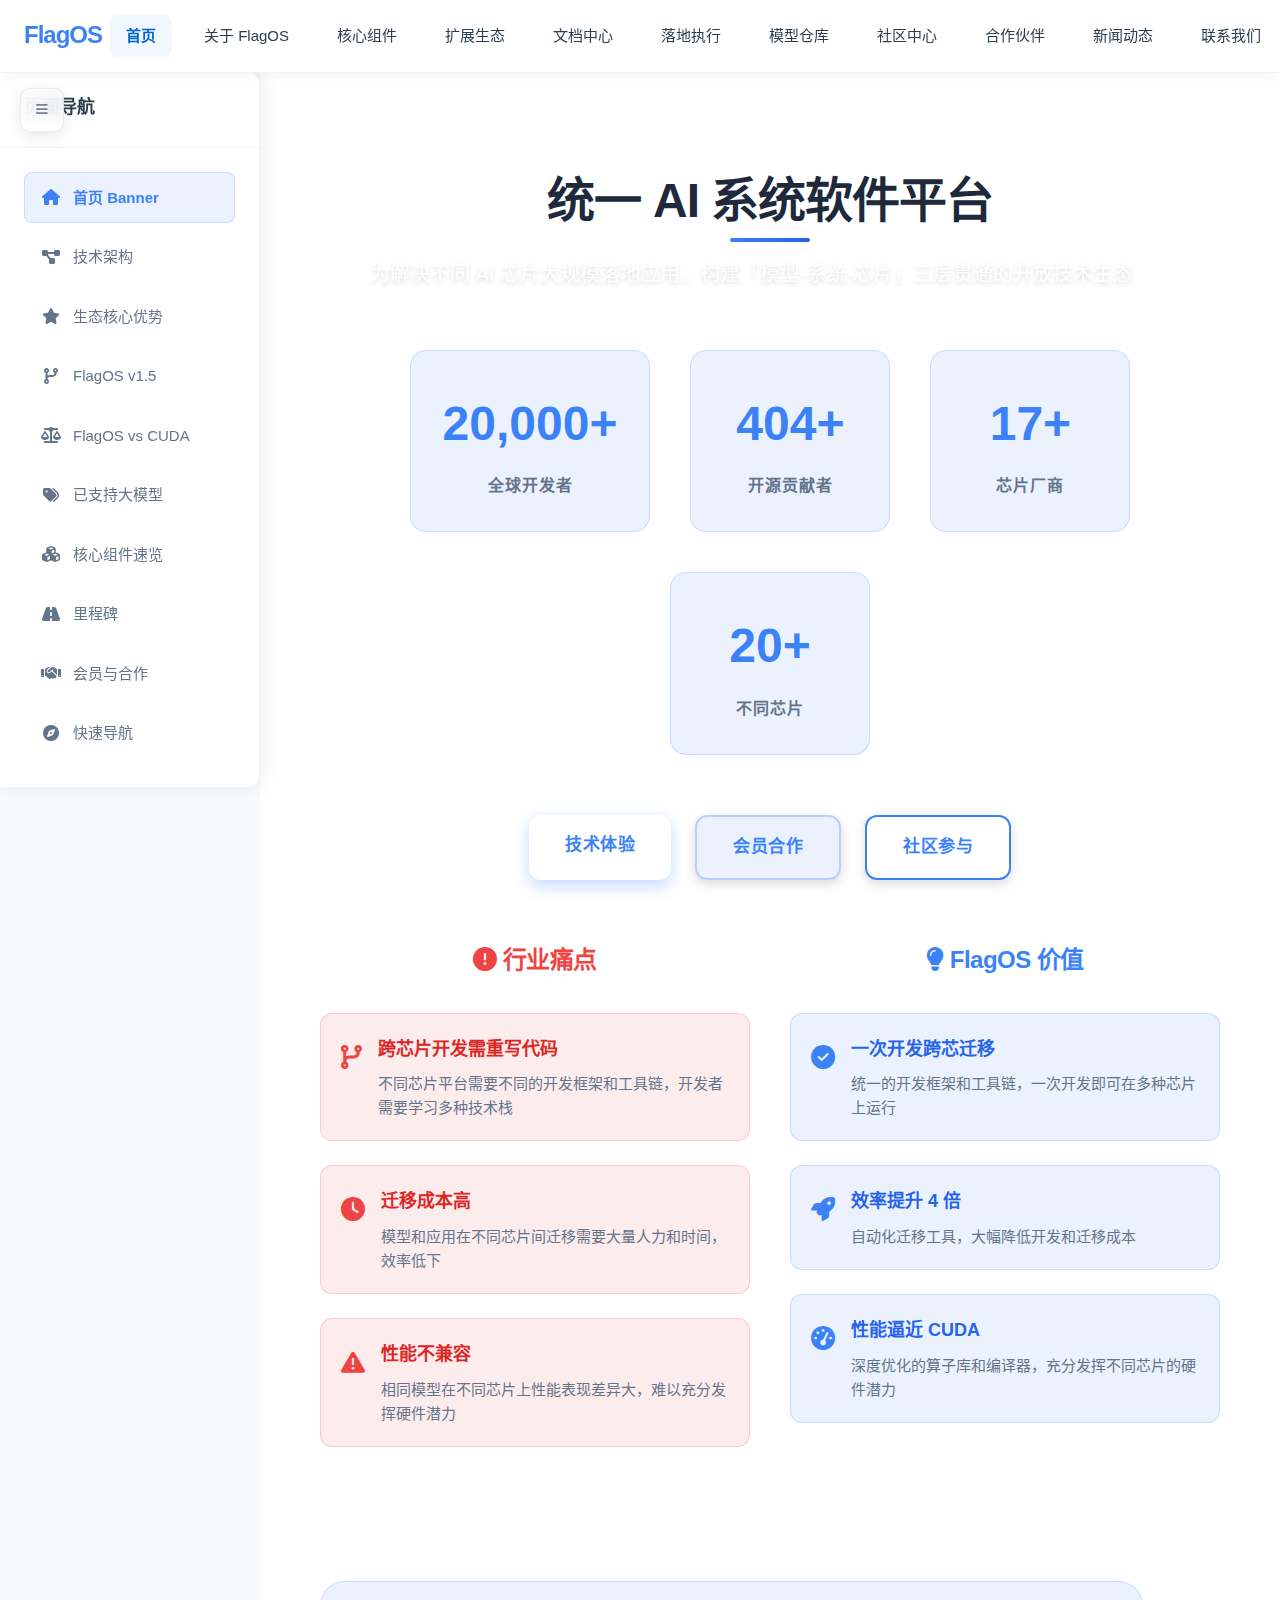
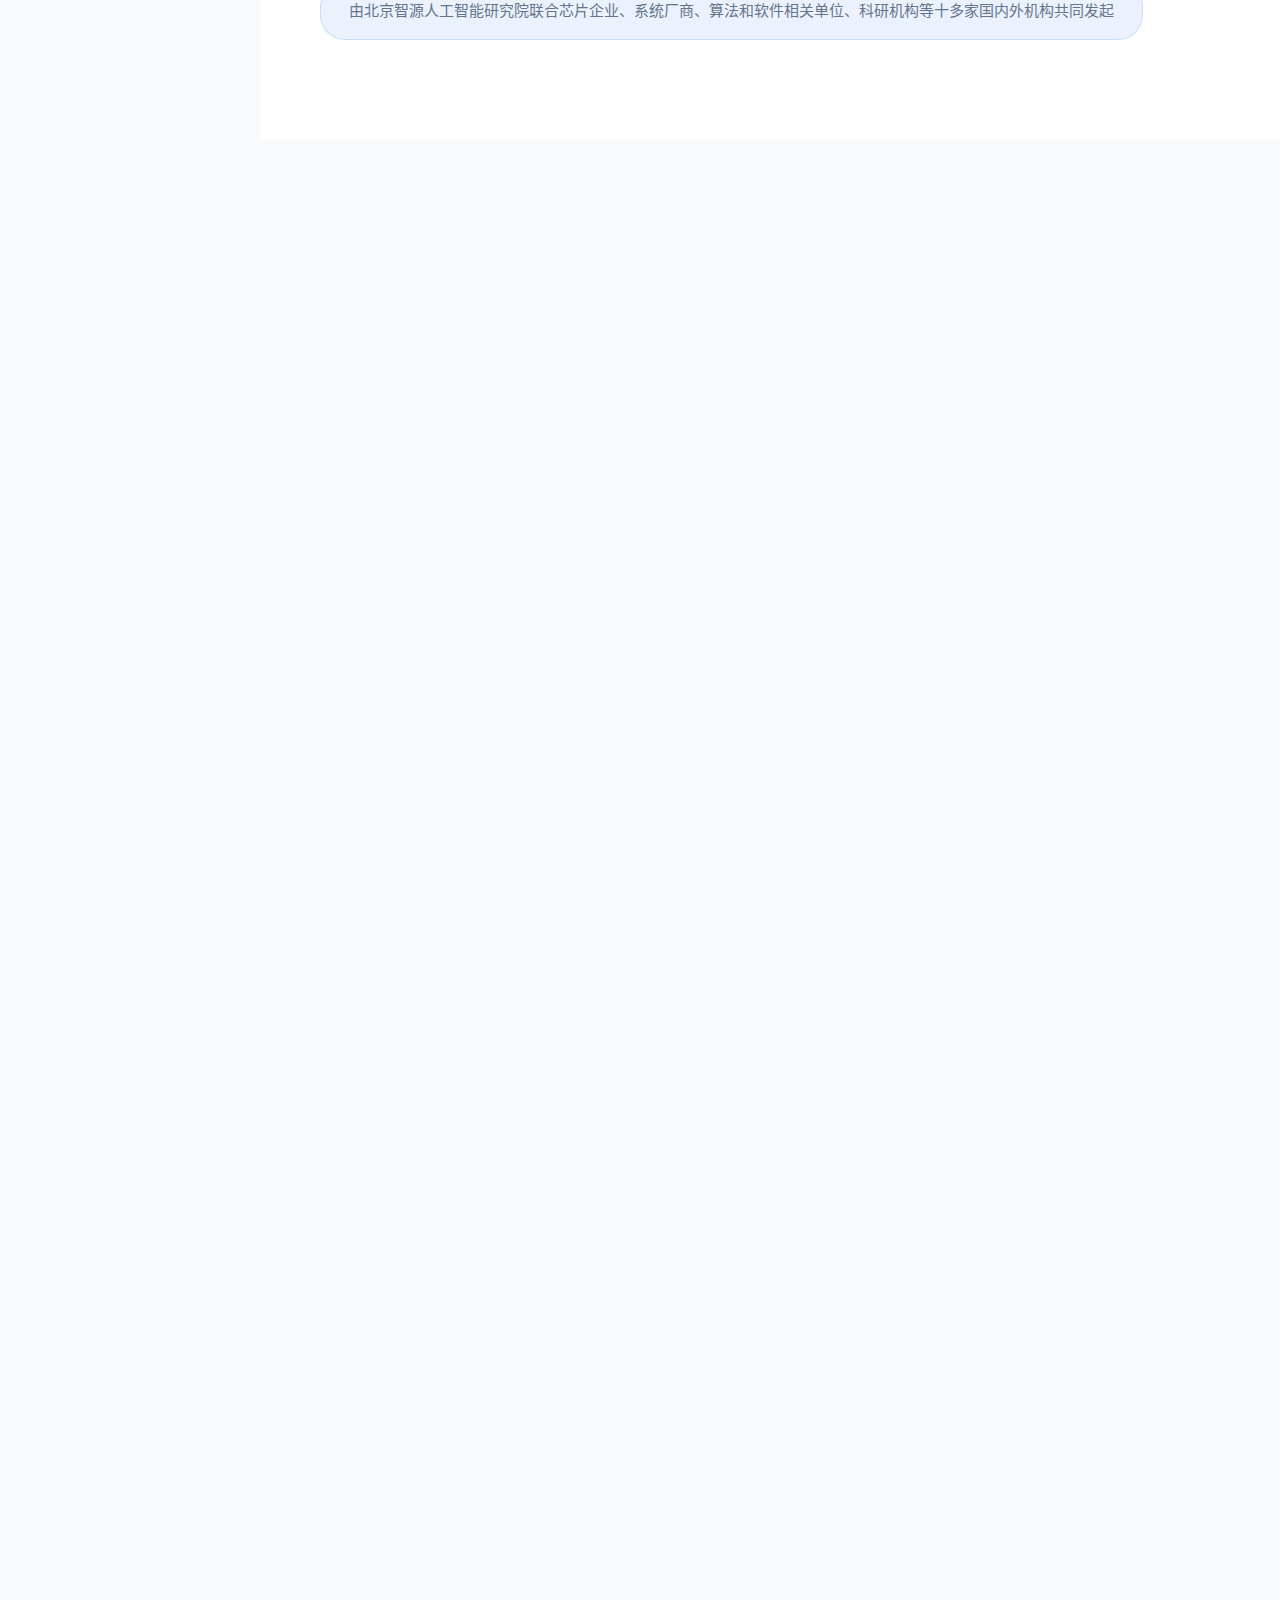
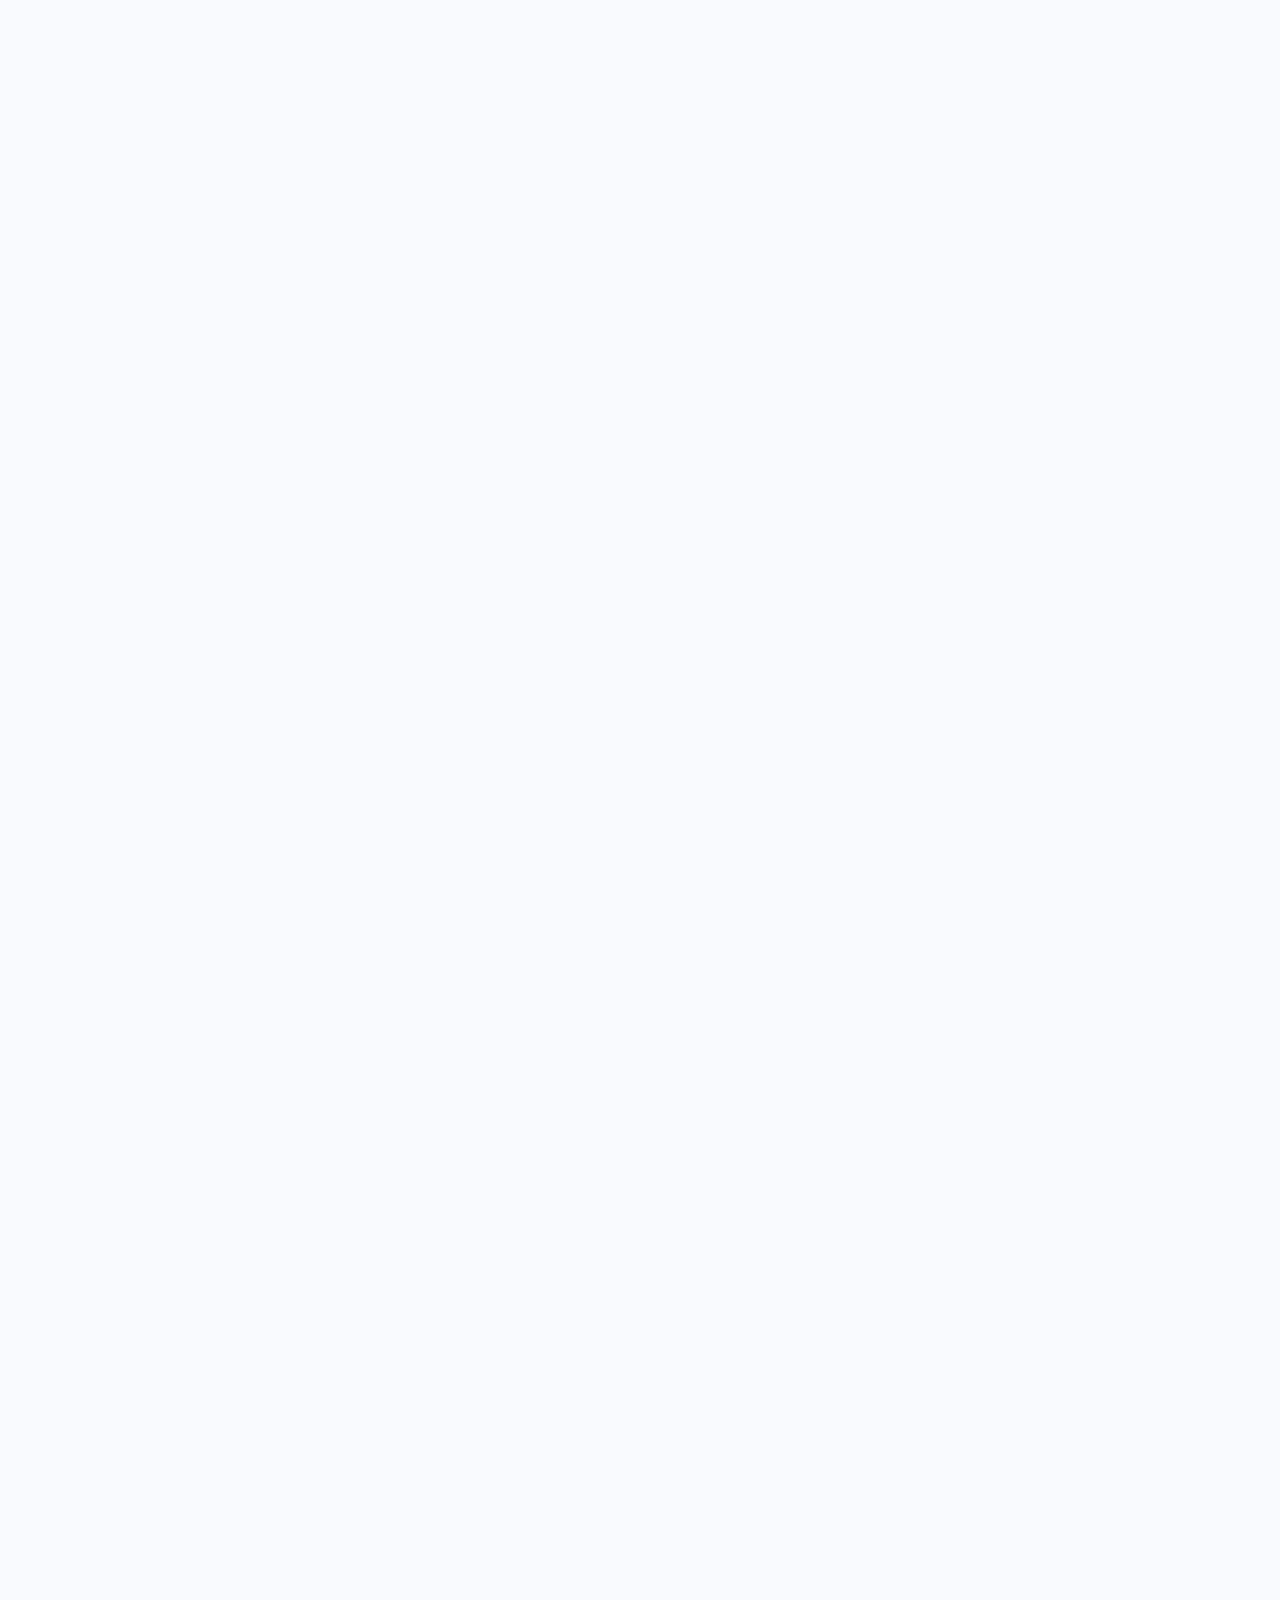
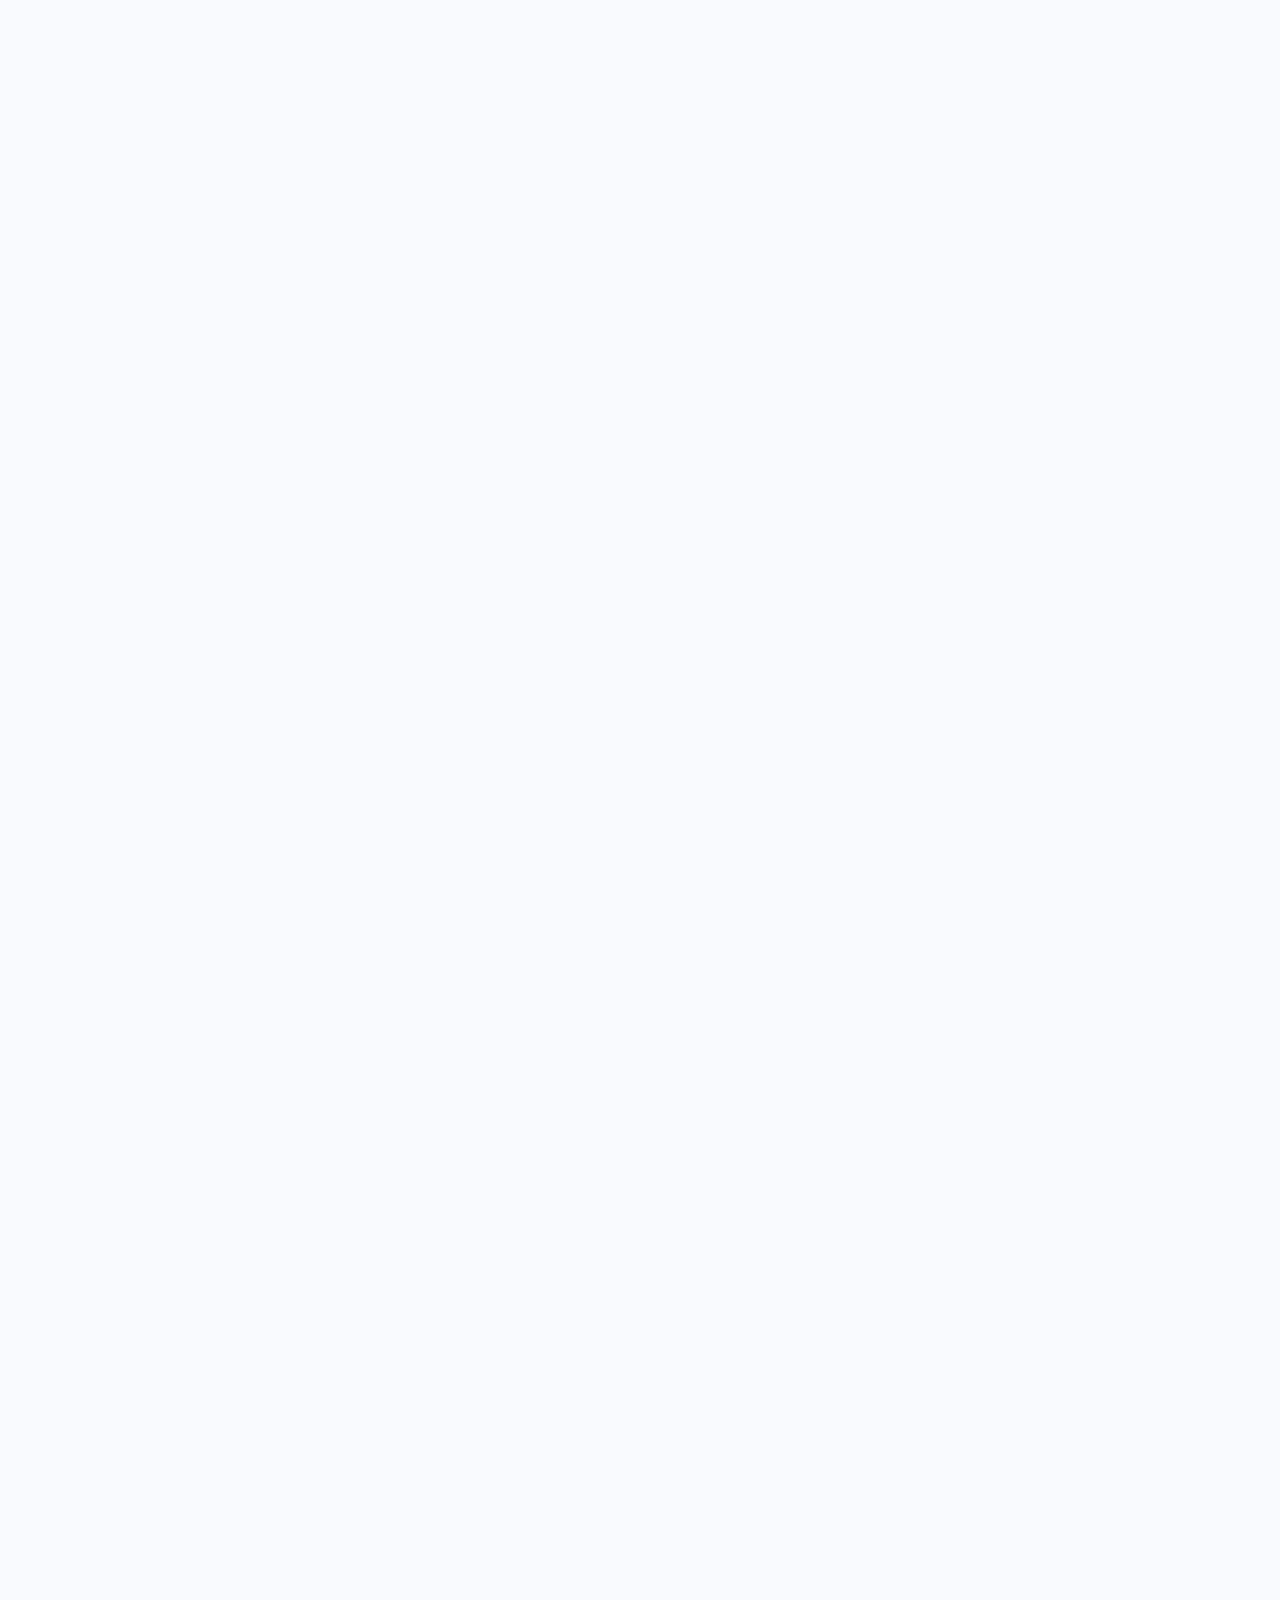
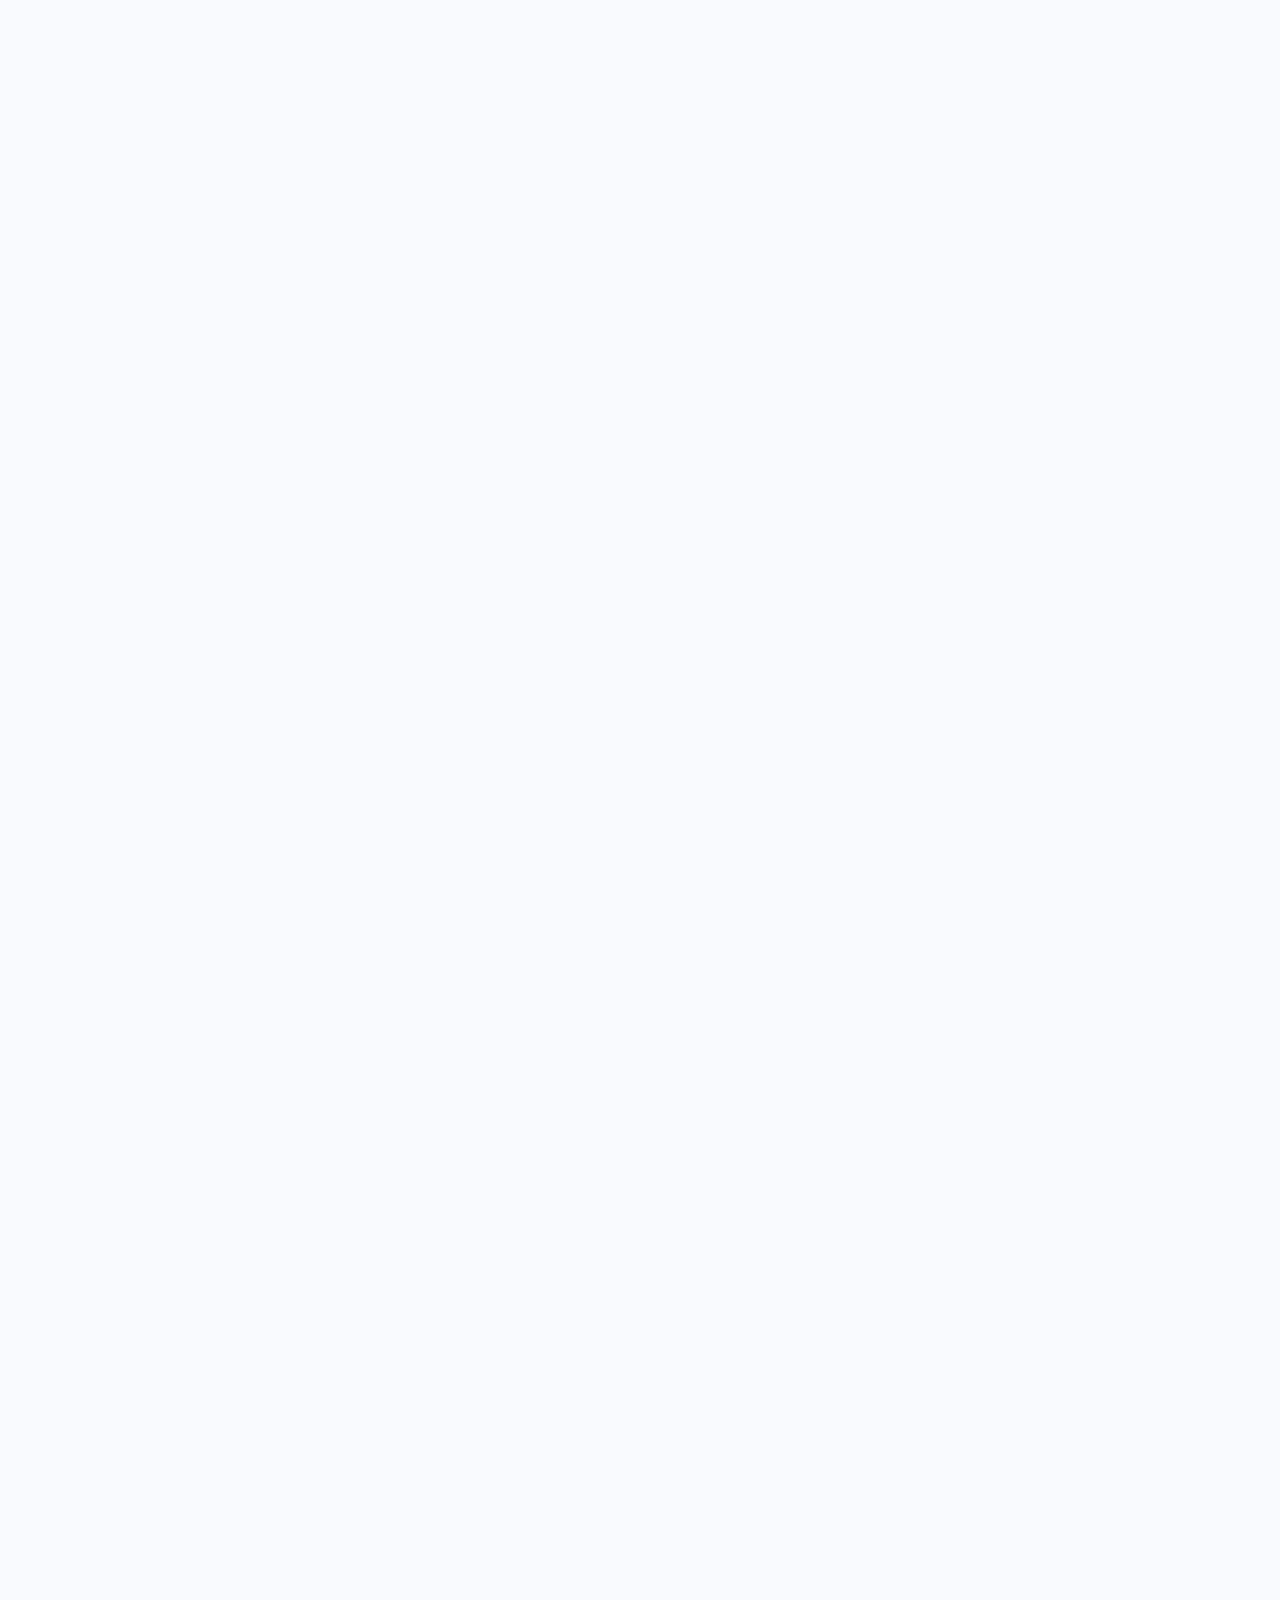
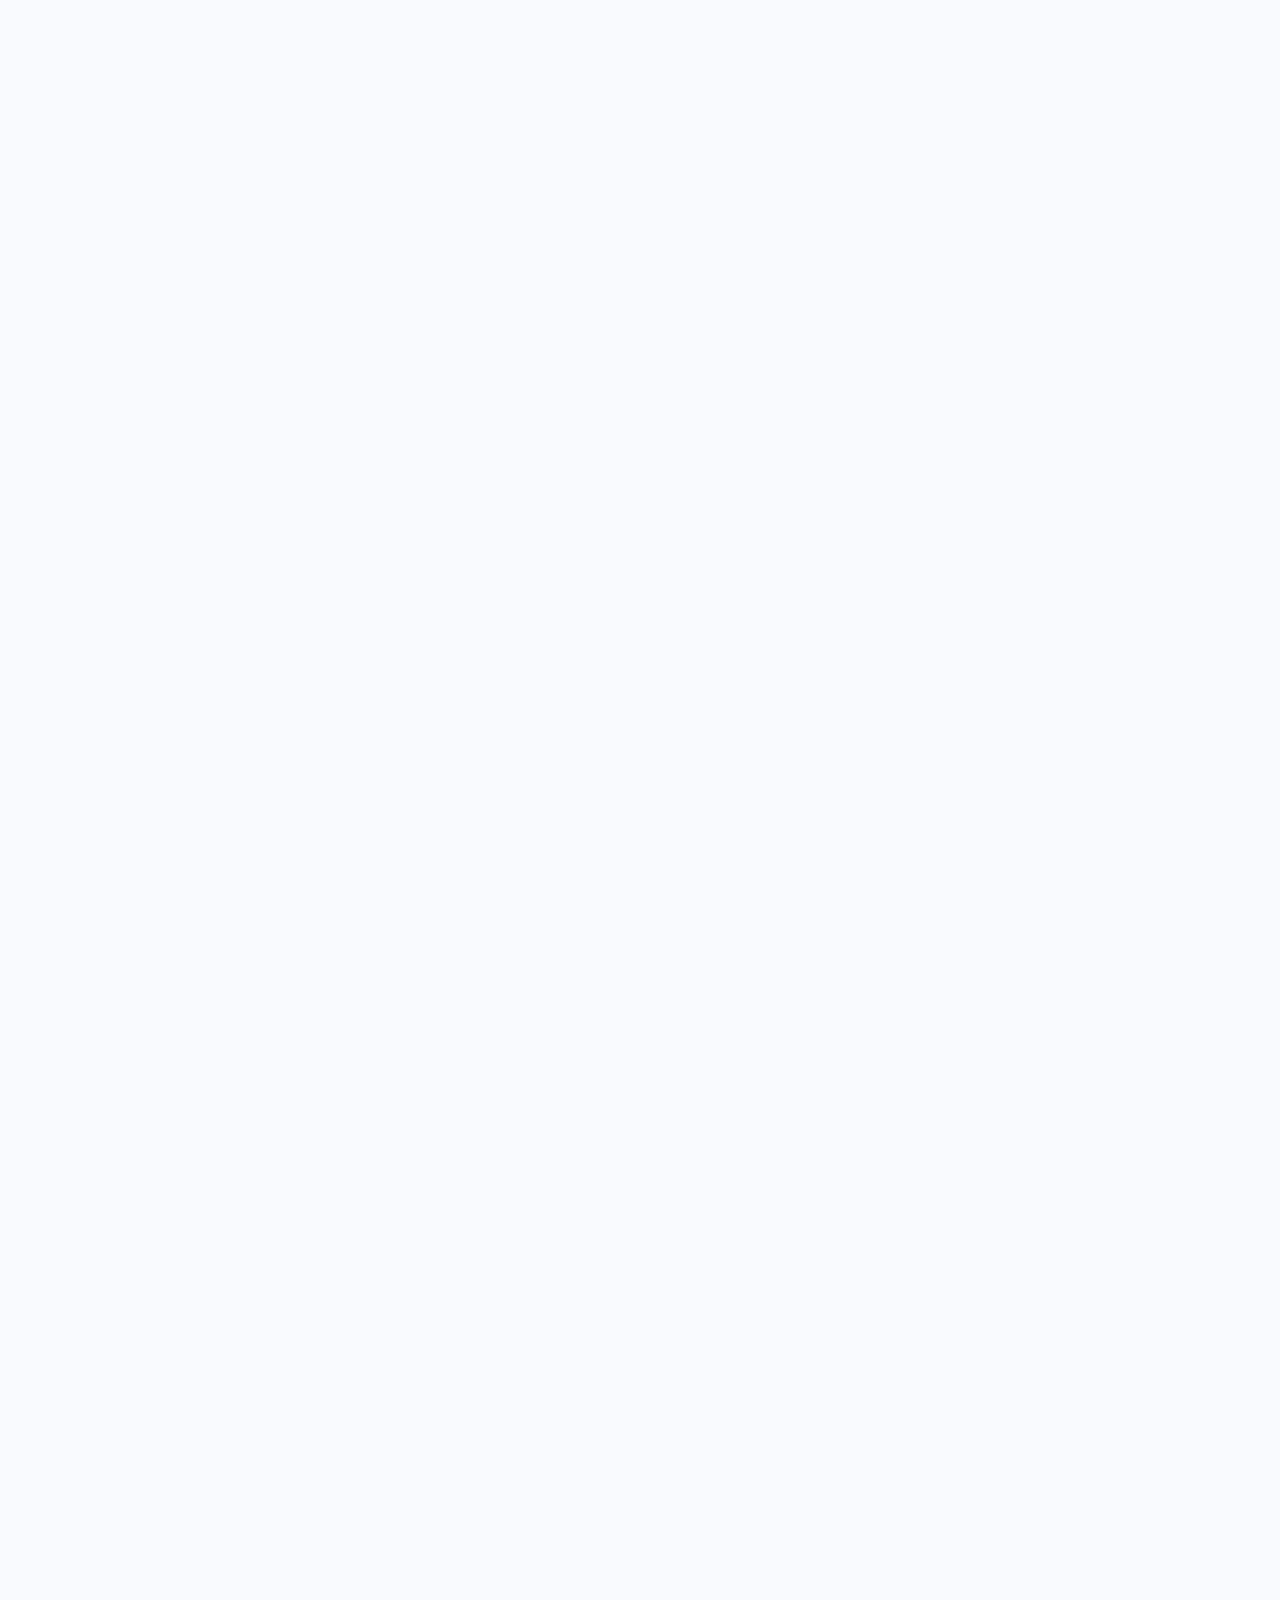
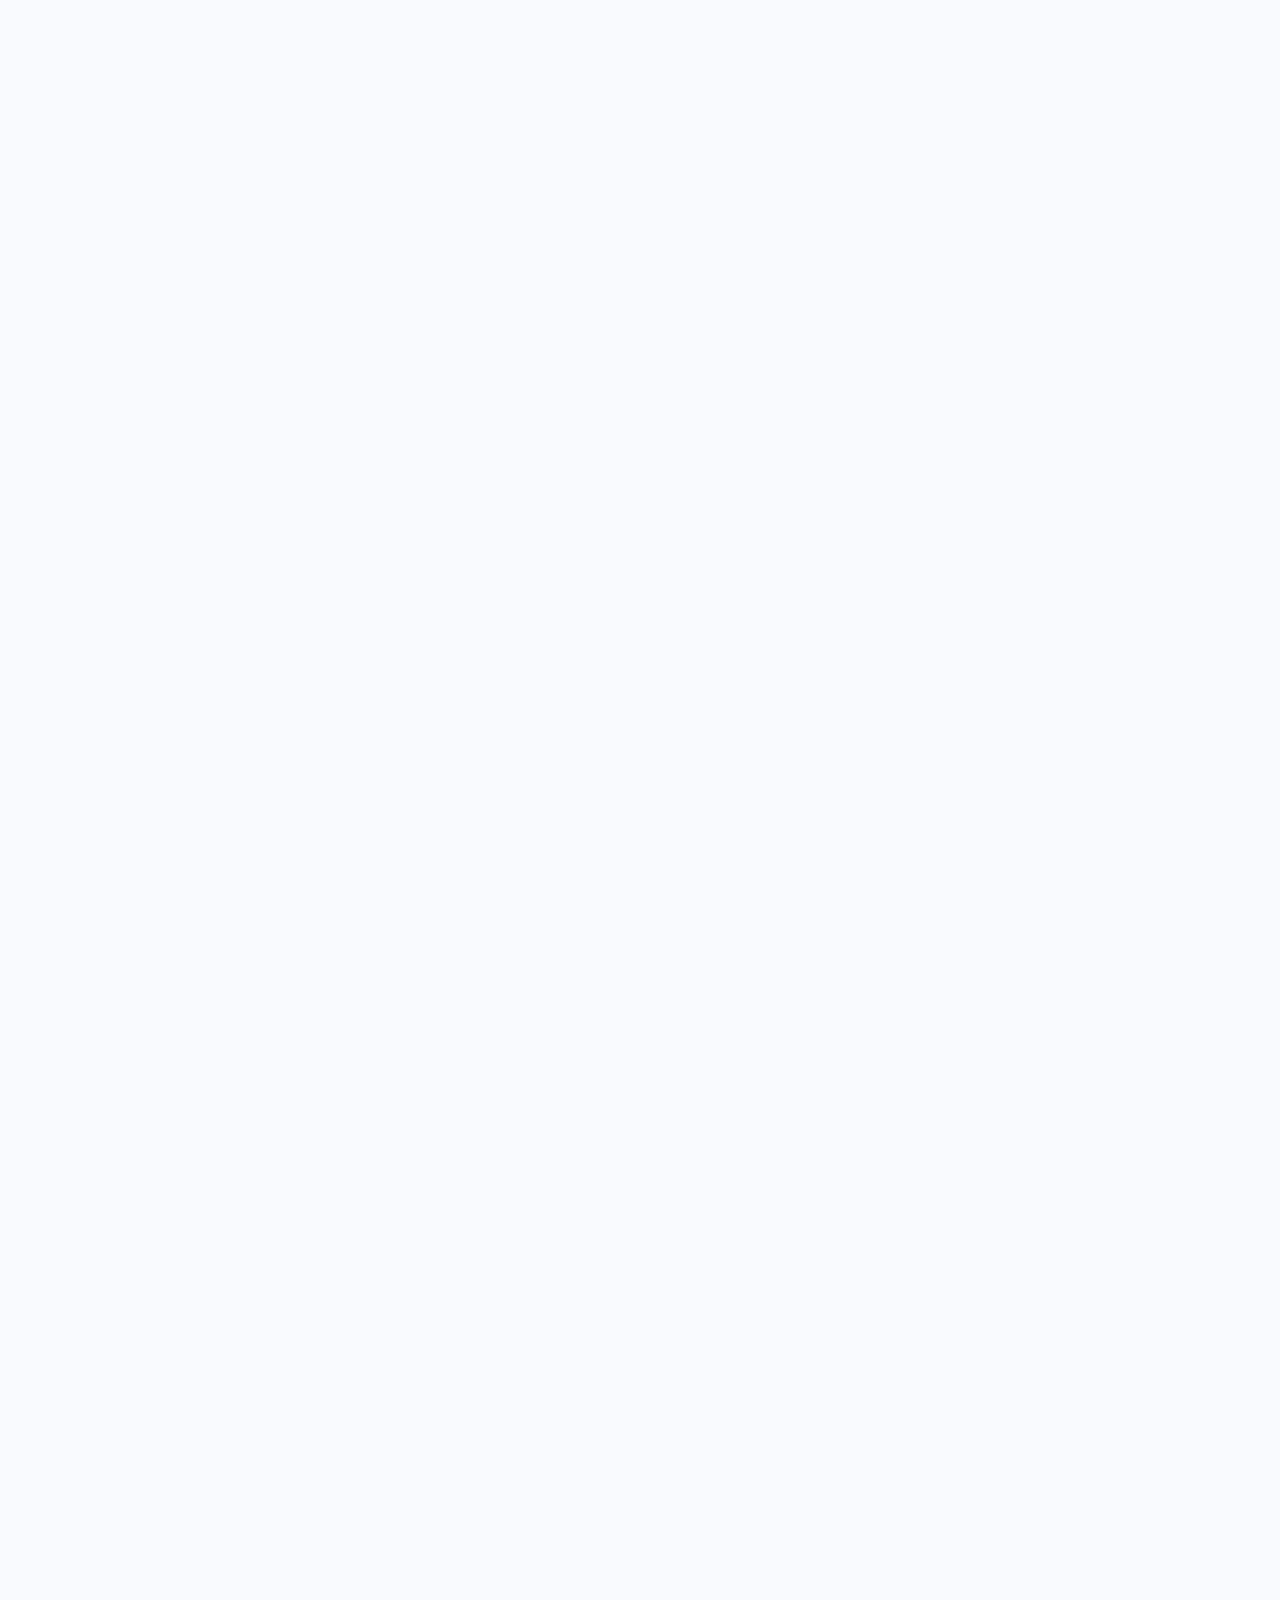
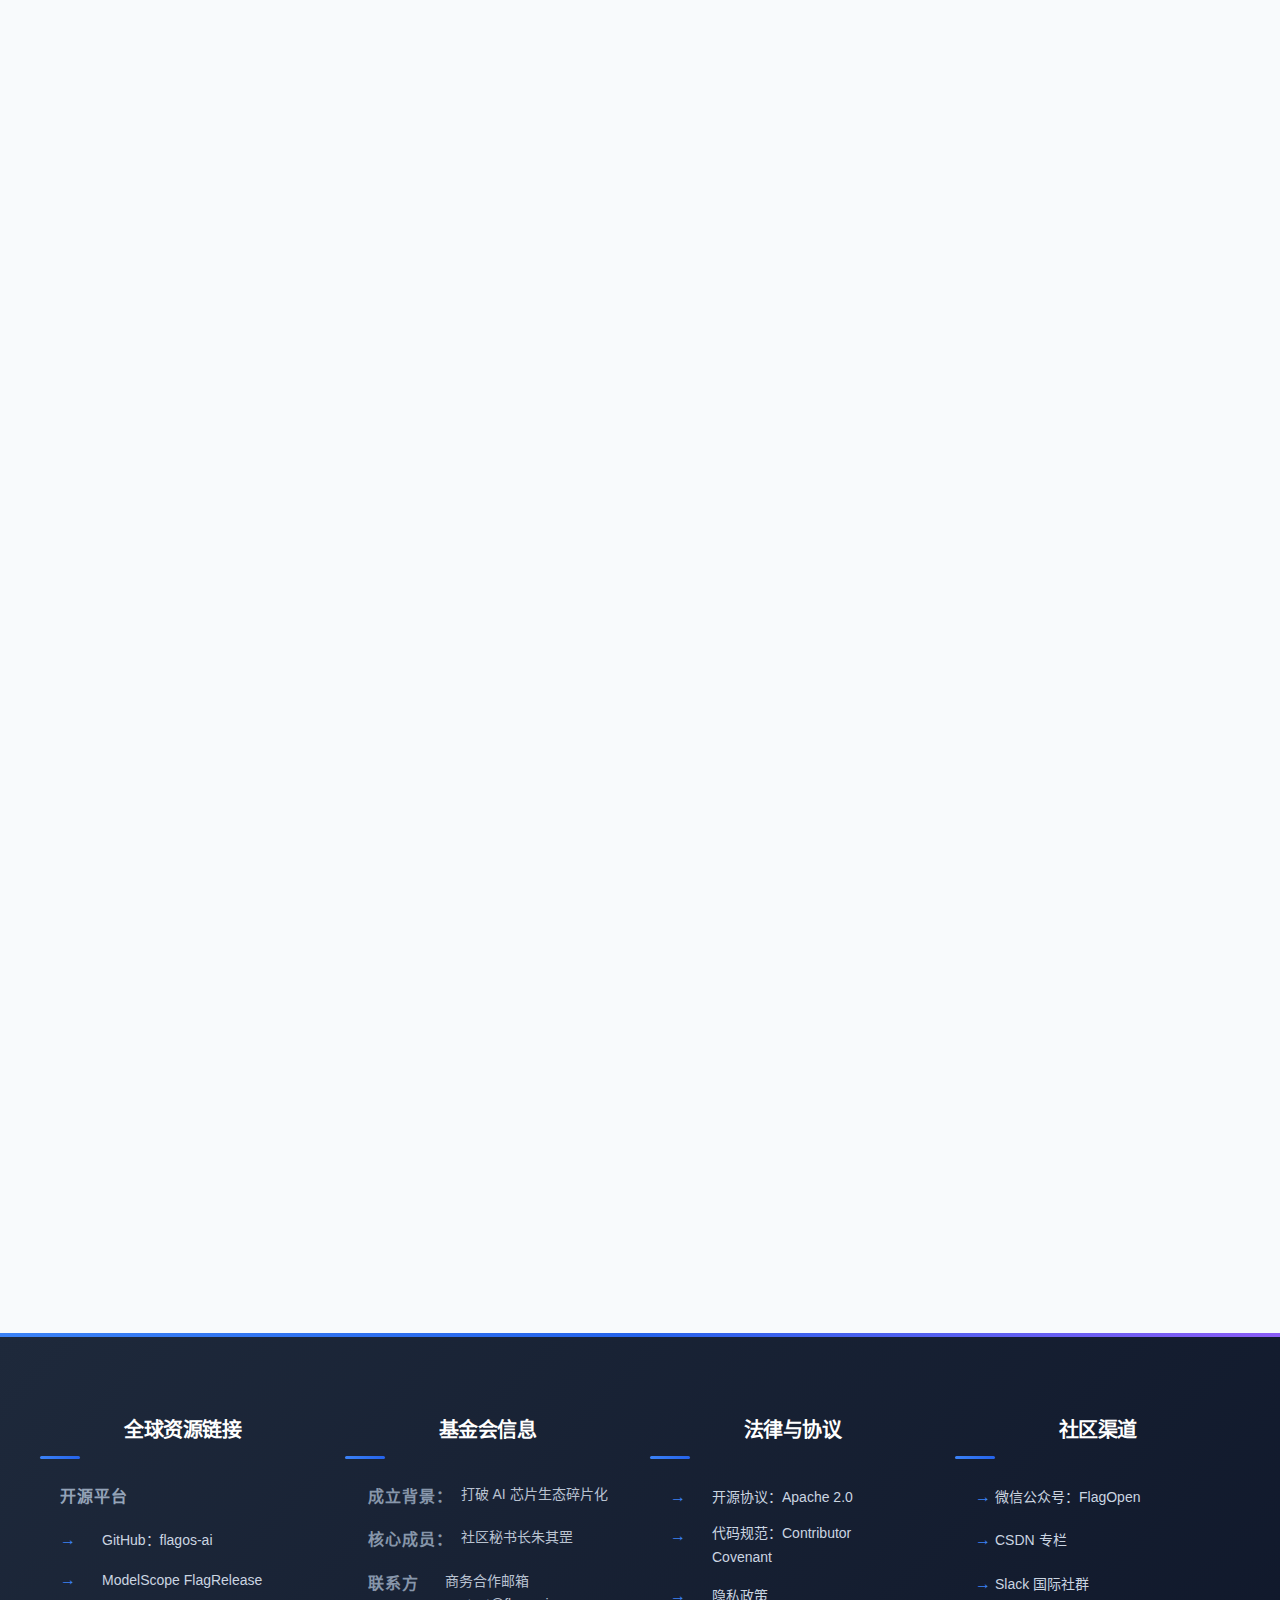
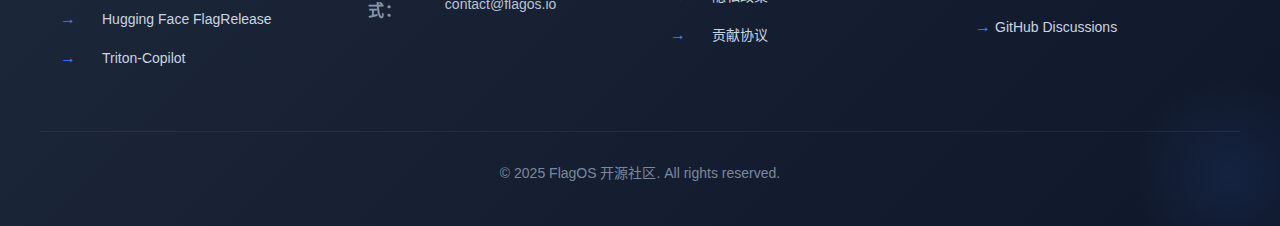
<file: index.html>
<!DOCTYPE html>
<html lang="zh-CN">
<head>
    <meta charset="UTF-8">
    <meta name="viewport" content="width=device-width, initial-scale=1.0">
    <meta name="description" content="FlagOS - 统一 AI 芯片生态，让跨芯开发像用 Linux 一样简单。AI 跨芯片开源生态治理与赋能平台">
    <meta name="keywords" content="FlagOS, AI 芯片, 开源生态, 跨芯片开发, 统一 AI 系统">
    <meta name="author" content="FlagOS 开源社区">
    <meta property="og:title" content="FlagOS - AI 跨芯片开源生态治理与赋能平台">
    <meta property="og:description" content="统一 AI 芯片生态，让跨芯开发像用 Linux 一样简单">
    <meta property="og:type" content="website">
    <meta property="og:url" content="https://www.flagos.net">
    <link rel="canonical" href="https://www.flagos.net">
    <title>FlagOS - AI 跨芯片开源生态治理与赋能平台</title>
    <link rel="stylesheet" href="css/styles.css">
    <!-- 引入图标库 -->
    <link rel="stylesheet" href="https://cdnjs.cloudflare.com/ajax/libs/font-awesome/6.4.0/css/all.min.css">
    <link rel="alternate" href="https://www.flagos.net/en" hreflang="en" />
    <link rel="alternate" href="https://www.flagos.net/zh" hreflang="zh-CN" />
    <link rel="alternate" href="https://www.flagos.net/" hreflang="x-default" />
    <style>
        /* 全局搜索样式 */
        .search-container {
            position: relative;
            margin: 0 16px;
        }
        
        .search-input {
            width: 200px;
            padding: 10px 40px 10px 16px;
            border: 1px solid rgba(59, 130, 246, 0.2);
            border-radius: 25px;
            background-color: rgba(255, 255, 255, 0.9);
            font-size: 14px;
            transition: all 0.3s ease;
            outline: none;
        }
        
        .search-input:focus {
            width: 250px;
            border-color: #3b82f6;
            box-shadow: 0 0 0 3px rgba(59, 130, 246, 0.1);
        }
        
        .search-btn {
            position: absolute;
            right: 10px;
            top: 50%;
            transform: translateY(-50%);
            background: none;
            border: none;
            color: #64748b;
            cursor: pointer;
            font-size: 14px;
            transition: color 0.3s ease;
        }
        
        .search-btn:hover {
            color: #3b82f6;
        }
        
        /* 暗黑模式切换样式 */
        .theme-switcher {
            position: relative;
            display: inline-block;
            width: 40px;
            height: 20px;
            margin: 0 16px;
        }
        
        .theme-switcher input {
            opacity: 0;
            width: 0;
            height: 0;
        }
        
        .theme-slider {
            position: absolute;
            cursor: pointer;
            top: 0;
            left: 0;
            right: 0;
            bottom: 0;
            background-color: #cbd5e1;
            transition: .4s;
            border-radius: 34px;
        }
        
        .theme-slider:before {
            position: absolute;
            content: "";
            height: 16px;
            width: 16px;
            left: 2px;
            bottom: 2px;
            background-color: white;
            transition: .4s;
            border-radius: 50%;
        }
        
        input:checked + .theme-slider {
            background-color: #3b82f6;
        }
        
        input:checked + .theme-slider:before {
            transform: translateX(20px);
        }
        
        /* 暗黑模式样式 */
        body.dark-mode {
            background-color: #0f172a;
            color: #f1f5f9;
        }
        
        body.dark-mode .navbar {
            background-color: rgba(15, 23, 42, 0.98);
            box-shadow: 0 4px 20px rgba(0, 0, 0, 0.2);
        }
        
        body.dark-mode .navbar .logo h1 {
            color: #3b82f6;
        }
        
        body.dark-mode .nav-menu li a {
            color: #94a3b8;
        }
        
        body.dark-mode .nav-menu li a:hover {
            color: #3b82f6;
            background-color: rgba(59, 130, 246, 0.1);
        }
        
        body.dark-mode section {
            background-color: #1e293b;
        }
        
        body.dark-mode section:nth-child(even) {
            background-color: #0f172a;
        }
        
        body.dark-mode h2, body.dark-mode h3, body.dark-mode h4 {
            color: #f8fafc;
        }
        
        body.dark-mode p, body.dark-mode li {
            color: #cbd5e1;
        }
        
        /* 移动端适配 */
        @media (max-width: 768px) {
            .search-container {
                margin: 16px 0;
                width: 100%;
            }
            
            .search-input {
                width: 100%;
            }
            
            .search-input:focus {
                width: 100%;
            }
            
            .theme-switcher {
                margin: 0 8px;
            }
        }
        
        /* 响应式导航优化 */
        @media (max-width: 1024px) {
            .nav-menu {
                gap: 16px;
            }
            
            .nav-menu li a {
                padding: 8px 12px;
                font-size: 14px;
            }
        }
        
        /* 痛点-价值对比样式 */
        .pain-points-value {
            display: flex;
            justify-content: center;
            gap: 40px;
            margin: 60px 0;
            flex-wrap: wrap;
        }
        
        .pain-points, .value-props {
            flex: 1;
            min-width: 300px;
            max-width: 500px;
        }
        
        .pain-points h4, .value-props h4 {
            font-size: 24px;
            margin-bottom: 32px;
            text-align: center;
        }
        
        .pain-points h4 {
            color: #ef4444;
        }
        
        .value-props h4 {
            color: #3b82f6;
        }
        
        .point-item {
            display: flex;
            align-items: flex-start;
            gap: 16px;
            margin-bottom: 24px;
            padding: 20px;
            border-radius: 12px;
            transition: all 0.3s ease;
        }
        
        .pain-points .point-item {
            background-color: rgba(239, 68, 68, 0.1);
            border: 1px solid rgba(239, 68, 68, 0.2);
        }
        
        .value-props .point-item {
            background-color: rgba(59, 130, 246, 0.1);
            border: 1px solid rgba(59, 130, 246, 0.2);
        }
        
        .point-item:hover {
            transform: translateY(-5px);
            box-shadow: 0 8px 24px rgba(0, 0, 0, 0.1);
        }
        
        .point-icon {
            font-size: 24px;
            margin-top: 4px;
        }
        
        .pain-points .point-icon {
            color: #ef4444;
        }
        
        .value-props .point-icon {
            color: #3b82f6;
        }
        
        .point-content h5 {
            font-size: 18px;
            margin-bottom: 8px;
            font-weight: 700;
        }
        
        .pain-points .point-content h5 {
            color: #dc2626;
        }
        
        .value-props .point-content h5 {
            color: #2563eb;
        }
        
        .point-content p {
            color: #64748b;
            font-size: 15px;
            line-height: 1.6;
        }
        
        /* 核心组件卡片优化 */
        .component-card {
            position: relative;
            overflow: hidden;
        }
        
        .component-actions {
            display: flex;
            gap: 12px;
            margin-top: 24px;
        }
        
        .component-actions .btn {
            flex: 1;
            padding: 12px 16px;
            font-size: 14px;
        }
        
        /* 实时生态数据样式 */
        .real-time-stats {
            display: flex;
            justify-content: center;
            gap: 40px;
            margin: 60px 0;
            flex-wrap: wrap;
        }
        
        .stat-item {
            text-align: center;
            background: rgba(59, 130, 246, 0.1);
            padding: 32px;
            border-radius: 16px;
            border: 1px solid rgba(59, 130, 246, 0.2);
            transition: all 0.3s ease;
            min-width: 200px;
        }
        
        .stat-item:hover {
            transform: translateY(-8px);
            box-shadow: 0 12px 32px rgba(59, 130, 246, 0.2);
        }
        
        .stat-number {
            font-size: 48px;
            font-weight: 800;
            color: #3b82f6;
            margin-bottom: 8px;
            display: block;
        }
        
        .stat-label {
            font-size: 16px;
            color: #64748b;
            font-weight: 600;
            text-transform: uppercase;
            letter-spacing: 1px;
        }
        
        /* 动态数据动画 */
        @keyframes countUp {
            from { opacity: 0; transform: translateY(20px); }
            to { opacity: 1; transform: translateY(0); }
        }
        
        .stat-number {
            animation: countUp 0.8s ease-out forwards;
        }
        
        /* 芯片厂商 Logo 墙优化 */
        .chip-vendors {
            margin: 60px 0;
        }
        
        .chip-vendors h4 {
            text-align: center;
            margin-bottom: 40px;
            color: #2c3e50;
        }
        
        .vendors-grid {
            display: grid;
            grid-template-columns: repeat(auto-fit, minmax(150px, 1fr));
            gap: 32px;
            align-items: center;
            justify-items: center;
        }
        
        .vendor-logo {
            background: #ffffff;
            padding: 24px;
            border-radius: 12px;
            box-shadow: 0 4px 12px rgba(0, 0, 0, 0.08);
            transition: all 0.3s ease;
            border: 1px solid rgba(59, 130, 246, 0.1);
            min-height: 80px;
            display: flex;
            align-items: center;
            justify-content: center;
            width: 100%;
            max-width: 200px;
        }
        
        .vendor-logo:hover {
            transform: translateY(-5px);
            box-shadow: 0 8px 24px rgba(0, 0, 0, 0.12);
            border-color: rgba(59, 130, 246, 0.2);
        }
        
        .vendor-logo span {
            font-size: 18px;
            font-weight: 700;
            color: #3b82f6;
        }
        

    </style>
</head>
<body>
    <!-- 导航栏 -->
    <nav class="navbar">
        <div class="container">
            <div class="logo">
                <h1>FlagOS</h1>
            </div>
            <div class="nav-container">
                <ul class="nav-menu">
                    <li><a href="index.html" class="active">首页</a></li>
                    <li><a href="about.html">关于 FlagOS</a></li>
                    <li><a href="components.html">核心组件</a></li>
                    <li><a href="ecosystem.html">扩展生态</a></li>
                    <li><a href="docs.html">文档中心</a></li>
                    <li><a href="flagos-detailed-execution.html">落地执行</a></li>
                    <li><a href="models.html">模型仓库</a></li>
                    <li><a href="community.html">社区中心</a></li>
                    <li><a href="partners.html">合作伙伴</a></li>
                    <li><a href="news.html">新闻动态</a></li>
                    <li><a href="contact.html">联系我们</a></li>
                </ul>
                
                <!-- 全局搜索 -->
                <div class="search-container">
                    <input type="text" class="search-input" placeholder="搜索组件、文档、模型...">
                    <button class="search-btn"><i class="fas fa-search"></i></button>
                </div>
            </div>
            
            <div class="nav-actions">
                <!-- 暗黑模式切换 -->
                <label class="theme-switcher">
                    <input type="checkbox" id="theme-toggle">
                    <span class="theme-slider"></span>
                </label>
                
                <div class="language-switcher">
                    <a href="#" class="active">中文</a>
                    <span>/</span>
                    <a href="#">English</a>
                </div>
                
                <div class="mobile-menu-btn">
                    <span></span>
                    <span></span>
                    <span></span>
                </div>
            </div>
        </div>
    </nav>

    <!-- 侧边栏切换按钮 -->
    <button class="sidebar-toggle" id="sidebar-toggle">
        <i class="fas fa-bars"></i>
    </button>
    
    <!-- 侧边栏 -->
    <aside class="sidebar" id="sidebar">
        <div class="sidebar-header">
            <h3>页面导航</h3>
        </div>
        <ul class="sidebar-nav">
            <li><a href="#" class="active"><i class="fas fa-home"></i> 首页 Banner</a></li>
            <li><a href="#architecture"><i class="fas fa-project-diagram"></i> 技术架构</a></li>
            <li><a href="#ecosystem-advantages"><i class="fas fa-star"></i> 生态核心优势</a></li>
            <li><a href="#flagos-version"><i class="fas fa-code-branch"></i> FlagOS v1.5</a></li>
            <li><a href="#cuda-comparison"><i class="fas fa-balance-scale"></i> FlagOS vs CUDA</a></li>
            <li><a href="#model-tag-cloud"><i class="fas fa-tags"></i> 已支持大模型</a></li>
            <li><a href="#components-preview"><i class="fas fa-cubes"></i> 核心组件速览</a></li>
            <li><a href="#milestones"><i class="fas fa-road"></i> 里程碑</a></li>
            <li><a href="#members-cooperation"><i class="fas fa-handshake"></i> 会员与合作</a></li>
            <li><a href="#quick-nav"><i class="fas fa-compass"></i> 快速导航</a></li>
        </ul>
    </aside>
    
    <!-- 主要内容区域 -->
    <main class="main-content">
        <!-- 首页 Banner -->
        <section class="banner">
            <div class="container">
                <div class="banner-content">
                    <h2>统一 AI 系统软件平台</h2>
                    <p class="banner-subtitle">为解决不同 AI 芯片大规模落地应用，构建「模型-系统-芯片」三层贯通的开放技术生态</p>
                    
                    <!-- 实时生态数据 -->
                    <div class="real-time-stats">
                        <div class="stat-item">
                            <span class="stat-number">20,000+</span>
                            <span class="stat-label">全球开发者</span>
                        </div>
                        <div class="stat-item">
                            <span class="stat-number">404+</span>
                            <span class="stat-label">开源贡献者</span>
                        </div>
                        <div class="stat-item">
                            <span class="stat-number">17+</span>
                            <span class="stat-label">芯片厂商</span>
                        </div>
                        <div class="stat-item">
                            <span class="stat-number">20+</span>
                            <span class="stat-label">不同芯片</span>
                        </div>
                    </div>
                    
                    <div class="banner-actions">
                        <a href="docs.html" class="btn btn-primary">技术体验</a>
                        <a href="partners.html" class="btn btn-secondary">会员合作</a>
                        <a href="community.html" class="btn btn-outline">社区参与</a>
                    </div>
                    
                    <!-- 痛点-价值对比 -->
                    <div class="pain-points-value">
                        <div class="pain-points">
                            <h4><i class="fas fa-exclamation-circle"></i> 行业痛点</h4>
                            <div class="point-item">
                                <div class="point-icon"><i class="fas fa-code-branch"></i></div>
                                <div class="point-content">
                                    <h5>跨芯片开发需重写代码</h5>
                                    <p>不同芯片平台需要不同的开发框架和工具链，开发者需要学习多种技术栈</p>
                                </div>
                            </div>
                            <div class="point-item">
                                <div class="point-icon"><i class="fas fa-clock"></i></div>
                                <div class="point-content">
                                    <h5>迁移成本高</h5>
                                    <p>模型和应用在不同芯片间迁移需要大量人力和时间，效率低下</p>
                                </div>
                            </div>
                            <div class="point-item">
                                <div class="point-icon"><i class="fas fa-exclamation-triangle"></i></div>
                                <div class="point-content">
                                    <h5>性能不兼容</h5>
                                    <p>相同模型在不同芯片上性能表现差异大，难以充分发挥硬件潜力</p>
                                </div>
                            </div>
                        </div>
                        <div class="value-props">
                            <h4><i class="fas fa-lightbulb"></i> FlagOS 价值</h4>
                            <div class="point-item">
                                <div class="point-icon"><i class="fas fa-check-circle"></i></div>
                                <div class="point-content">
                                    <h5>一次开发跨芯迁移</h5>
                                    <p>统一的开发框架和工具链，一次开发即可在多种芯片上运行</p>
                                </div>
                            </div>
                            <div class="point-item">
                                <div class="point-icon"><i class="fas fa-rocket"></i></div>
                                <div class="point-content">
                                    <h5>效率提升 4 倍</h5>
                                    <p>自动化迁移工具，大幅降低开发和迁移成本</p>
                                </div>
                            </div>
                            <div class="point-item">
                                <div class="point-icon"><i class="fas fa-tachometer-alt"></i></div>
                                <div class="point-content">
                                    <h5>性能逼近 CUDA</h5>
                                    <p>深度优化的算子库和编译器，充分发挥不同芯片的硬件潜力</p>
                                </div>
                            </div>
                        </div>
                    </div>
                    
                    <div class="neutral-indicator">
                        <p>由北京智源人工智能研究院联合芯片企业、系统厂商、算法和软件相关单位、科研机构等十多家国内外机构共同发起</p>
                    </div>
                </div>
            </div>
        </section>

        <!-- 技术架构图 -->
        <section class="architecture" id="architecture">
            <div class="container">
                <h3>技术架构</h3>
                <div class="architecture-content">
                    <div class="architecture-layers">
                        <div class="layer">
                            <h4>模型层</h4>
                            <div class="layer-items">
                                <span>语言大模型</span>
                                <span>多模态大模型</span>
                                <span>MoE架构</span>
                                <span>具身智能模型</span>
                                <span>边缘模型</span>
                            </div>
                        </div>
                        <div class="layer">
                            <h4>框架层</h4>
                            <div class="layer-items">
                                <span>PyTorch</span>
                                <span>PaddlePaddle</span>
                            </div>
                        </div>
                        <div class="layer">
                            <h4>FlagOS 统一软件栈</h4>
                            <div class="layer-items">
                                <span>FlagRelease</span>
                                <span>FlagGEMs</span>
                                <span>FlagPerf</span>
                                <span>FlagTree</span>
                                <span>Triton Copilot</span>
                                <span>FlagCX</span>
                                <span>FlagScale</span>
                            </div>
                        </div>
                        <div class="layer">
                            <h4>芯片层</h4>
                            <div class="layer-items">
                                <span>Nvidia</span>
                                <span>NPU</span>
                                <span>GPGPU</span>
                                <span>DSA</span>
                                <span>RISC-V AI</span>
                                <span>ARM</span>
                            </div>
                        </div>
                    </div>
                    
                    <!-- 核心组件交互流程图 -->
                    <div class="architecture-flowchart">
                        <h4 style="margin-top: 60px; text-align: center;">核心组件交互流程</h4>
                        <div style="display: flex; justify-content: center; margin-top: 30px;">
                            <img src="FlagOS 核心组件交互流程图.png" alt="FlagOS 核心组件交互流程图" style="max-width: 100%; height: auto; border-radius: 12px; box-shadow: 0 8px 30px rgba(0, 0, 0, 0.15);">
                        </div>
                    </div>
                </div>
            </div>
        </section>

        <!-- 生态核心优势 -->
        <section class="ecosystem-advantages" id="ecosystem-advantages">
            <div class="container">
                <h3>生态核心优势</h3>
                <div class="advantages-grid">
                    <div class="advantage-item">
                        <h4>Linux 基金会模式</h4>
                        <p>深度对标 Linux 基金会商业模式，以 "中立非盈利治理" 为核心，搭建 "企业共建 - 社区繁荣 - 商业赋能" 闭环生态</p>
                    </div>
                    <div class="advantage-item">
                        <h4>中立治理</h4>
                        <p>芯片厂商 + 开发者 + 高校三方共建，决策透明，避免单一企业主导</p>
                    </div>
                    <div class="advantage-item">
                        <h4>标准统一</h4>
                        <p>多芯片算子接口标准、大模型跨芯迁移规范、异构集群通信协议（ITU 国际标准递交）</p>
                    </div>
                    <div class="advantage-item">
                        <h4>全栈赋能</h4>
                        <p>支持端侧计算模组、AI PC、AI 服务器、超节点全形态，覆盖大模型→具身智能全场景</p>
                    </div>
                    <div class="advantage-item">
                        <h4>社区繁荣</h4>
                        <p>全球近 2 万开发者 + 404 名开源贡献者 + 持续迭代的核心组件</p>
                    </div>
                    <div class="advantage-item">
                        <h4>AI 赋能</h4>
                        <p>Triton-Copilot 算子自动生成、FlagRelease 模型自动迁移，全流程效率倍增</p>
                    </div>
                </div>
            </div>
        </section>

        <!-- FlagOS v1.5 介绍 -->
        <section class="flagos-version" id="flagos-version">
            <div class="container">
                <h3>FlagOS v1.5：面向多种 AI 芯片的系统软件栈</h3>
                <div class="version-content">
                    <div class="version-intro">
                        <p>FlagOS v1.5 实现了性能、场景的全面提升，为不同 AI 芯片提供统一的系统软件栈支持，打破不同芯片软件栈之间的生态隔离，有效降低开发者的迁移成本。</p>
                    </div>
                    <div class="supported-hardware">
                        <h4>支持的硬件架构</h4>
                        <div class="hardware-grid">
                            <span>Nvidia</span>
                            <span>NPU</span>
                            <span>GPGPU</span>
                            <span>DSA</span>
                            <span>RISC-V AI</span>
                            <span>ARM</span>
                        </div>
                    </div>
                </div>
            </div>
        </section>

        <!-- FlagOS 与 CUDA 比较 -->
        <section class="cuda-comparison" id="cuda-comparison">
            <div class="container">
                <h3>FlagOS vs CUDA</h3>
                <div class="comparison-content">
                    <div class="comparison-grid">
                        <div class="comparison-item">
                            <h4>多芯片支持</h4>
                            <div class="comparison-row">
                                <span class="comparison-label">FlagOS</span>
                                <span class="comparison-value">支持 17+ 芯片厂商，20+ 款不同芯片</span>
                            </div>
                            <div class="comparison-row">
                                <span class="comparison-label">CUDA</span>
                                <span class="comparison-value">仅支持 NVIDIA 芯片</span>
                            </div>
                        </div>
                        <div class="comparison-item">
                            <h4>迁移效率</h4>
                            <div class="comparison-row">
                                <span class="comparison-label">FlagOS</span>
                                <span class="comparison-value">一次开发，跨芯迁移，效率提升 4 倍</span>
                            </div>
                            <div class="comparison-row">
                                <span class="comparison-label">CUDA</span>
                                <span class="comparison-value">需针对不同硬件重新开发</span>
                            </div>
                        </div>
                        <div class="comparison-item">
                            <h4>性能表现</h4>
                            <div class="comparison-row">
                                <span class="comparison-label">FlagOS</span>
                                <span class="comparison-value">推理性能逼近 CUDA</span>
                            </div>
                            <div class="comparison-row">
                                <span class="comparison-label">CUDA</span>
                                <span class="comparison-value">NVIDIA 硬件性能最优</span>
                            </div>
                        </div>
                        <div class="comparison-item">
                            <h4>开放性</h4>
                            <div class="comparison-row">
                                <span class="comparison-label">FlagOS</span>
                                <span class="comparison-value">开源开放，中立治理</span>
                            </div>
                            <div class="comparison-row">
                                <span class="comparison-label">CUDA</span>
                                <span class="comparison-value">闭源，NVIDIA 主导</span>
                            </div>
                        </div>
                    </div>
                </div>
            </div>
        </section>

        <!-- 模型标签云 -->
        <section class="model-tag-cloud" id="model-tag-cloud">
            <div class="container">
                <h4>已支持大模型</h4>
                <div class="tags-container">
                    <a href="models.html" class="model-tag">Qwen</a>
                    <a href="models.html" class="model-tag">DeepSeek</a>
                    <a href="models.html" class="model-tag">GLM4.5</a>
                    <a href="models.html" class="model-tag">Llama</a>
                    <a href="models.html" class="model-tag">Qwen-VL</a>
                    <a href="models.html" class="model-tag">ERNIE4.5</a>
                    <a href="models.html" class="model-tag">Llava</a>
                    <a href="models.html" class="model-tag">智源 EMU</a>
                    <a href="models.html" class="model-tag">RoboBrain2.0</a>
                    <a href="models.html" class="model-tag">RWKV</a>
                    <a href="models.html" class="model-tag">Diffusion</a>
                    <a href="models.html" class="model-tag">Mistral</a>
                    <a href="models.html" class="model-tag">Falcon</a>
                    <a href="models.html" class="model-tag">StarCoder</a>
                    <a href="models.html" class="model-tag">CodeLlama</a>
                </div>
            </div>
        </section>

        <!-- 核心组件速览 -->
        <section class="components-preview" id="components-preview">
            <div class="container">
                <h3>核心组件</h3>
                <div class="components-grid">
                    <div class="component-card">
                        <h4>FlagRelease</h4>
                        <p>自动迁移和发版工具，实现模型在不同芯片间的快速迁移和部署</p>
                        <div class="component-actions">
                            <a href="https://triton-copilot.baai.ac.cn/" target="_blank" class="btn btn-primary">在线试用</a>
                            <a href="https://github.com/flagos-ai" target="_blank" class="btn btn-outline">查看源码</a>
                        </div>
                    </div>
                    <div class="component-card">
                        <h4>FlagGEMs</h4>
                        <p>通用大模型算子库，提供高性能、跨芯片兼容的算子实现</p>
                        <div class="component-actions">
                            <a href="https://triton-copilot.baai.ac.cn/" target="_blank" class="btn btn-primary">在线试用</a>
                            <a href="https://github.com/flagos-ai" target="_blank" class="btn btn-outline">查看源码</a>
                        </div>
                    </div>
                    <div class="component-card">
                        <h4>FlagPerf</h4>
                        <p>多芯片评测工具，提供公平、客观的AI芯片性能评测</p>
                        <div class="component-actions">
                            <a href="https://triton-copilot.baai.ac.cn/" target="_blank" class="btn btn-primary">在线试用</a>
                            <a href="https://github.com/flagos-ai" target="_blank" class="btn btn-outline">查看源码</a>
                        </div>
                    </div>
                    <div class="component-card">
                        <h4>FlagTree</h4>
                        <p>统一编译器，实现不同芯片架构的代码自动编译和优化</p>
                        <div class="component-actions">
                            <a href="https://triton-copilot.baai.ac.cn/" target="_blank" class="btn btn-primary">在线试用</a>
                            <a href="https://github.com/flagos-ai" target="_blank" class="btn btn-outline">查看源码</a>
                        </div>
                    </div>
                    <div class="component-card">
                        <h4>Triton Copilot</h4>
                        <p>算子自动生成工具，基于AI技术自动生成高性能算子</p>
                        <div class="component-actions">
                            <a href="https://triton-copilot.baai.ac.cn/" target="_blank" class="btn btn-primary">在线试用</a>
                            <a href="https://github.com/flagos-ai" target="_blank" class="btn btn-outline">查看源码</a>
                        </div>
                    </div>
                    <div class="component-card">
                        <h4>FlagCX</h4>
                        <p>统一通信库，实现不同芯片间的高效通信和协同计算</p>
                        <div class="component-actions">
                            <a href="https://triton-copilot.baai.ac.cn/" target="_blank" class="btn btn-primary">在线试用</a>
                            <a href="https://github.com/flagos-ai" target="_blank" class="btn btn-outline">查看源码</a>
                        </div>
                    </div>
                    <div class="component-card">
                        <h4>FlagScale</h4>
                        <p>训练推理并行框架，支持大规模分布式训练和推理</p>
                        <div class="component-actions">
                            <a href="https://triton-copilot.baai.ac.cn/" target="_blank" class="btn btn-primary">在线试用</a>
                            <a href="https://github.com/flagos-ai" target="_blank" class="btn btn-outline">查看源码</a>
                        </div>
                    </div>
                </div>
            </div>
        </section>

        <!-- 里程碑 -->
        <section class="milestones" id="milestones">
            <div class="container">
                <h3>里程碑</h3>
                <div class="milestones-timeline">
                    <div class="milestone-item">
                        <span class="milestone-year">2022 年底</span>
                        <p>启动统一编译研究</p>
                    </div>
                    <div class="milestone-item">
                        <span class="milestone-year">2022.10</span>
                        <p>发布 AI 硬件评测生态 FlagPerf</p>
                    </div>
                    <div class="milestone-item">
                        <span class="milestone-year">2023.10</span>
                        <p>支持大型模型跨芯片异构训练的并行框架 FlagScale 发布</p>
                    </div>
                    <div class="milestone-item">
                        <span class="milestone-year">2023.11</span>
                        <p>基于 Triton 的大模型专用算子库 FlagAttention 发布</p>
                    </div>
                    <div class="milestone-item">
                        <span class="milestone-year">2024.06</span>
                        <p>发布基于 Triton 的通用算子库 FlagGems</p>
                    </div>
                    <div class="milestone-item">
                        <span class="milestone-year">2024.12</span>
                        <p>发布首个统一通信库 FlagCX</p>
                    </div>
                    <div class="milestone-item">
                        <span class="milestone-year">2025.03</span>
                        <p>发布统一编译器 FlagTree</p>
                    </div>
                    <div class="milestone-item">
                        <span class="milestone-year">2025.09</span>
                        <p>FlagOS v1.5 正式发布，实现性能、场景全面提升</p>
                    </div>
                </div>
            </div>
        </section>

        <!-- 会员与合作墙 -->
        <section class="members-cooperation" id="members-cooperation">
            <div class="container">
                <h3>会员与合作</h3>
                
                <!-- 芯片厂商 Logo 墙 -->
                <div class="chip-vendors">
                    <h4>合作芯片厂商</h4>
                    <div class="vendors-grid">
                        <div class="vendor-logo"><span>华为</span></div>
                        <div class="vendor-logo"><span>寒武纪</span></div>
                        <div class="vendor-logo"><span>海光</span></div>
                        <div class="vendor-logo"><span>昆仑芯</span></div>
                        <div class="vendor-logo"><span>摩尔线程</span></div>
                        <div class="vendor-logo"><span>英伟达</span></div>
                        <div class="vendor-logo"><span>ARM</span></div>
                        <div class="vendor-logo"><span>浪潮</span></div>
                        <div class="vendor-logo"><span>新华三</span></div>
                        <div class="vendor-logo"><span>清华</span></div>
                        <div class="vendor-logo"><span>北大</span></div>
                        <div class="vendor-logo"><span>中科大</span></div>
                    </div>
                </div>
                
                <!-- 案例亮点 -->
                <div class="case-highlights">
                    <h4>案例亮点</h4>
                    <div class="cases-grid">
                        <div class="case-item">浪潮超节点适配效率 99.8%</div>
                        <div class="case-item">华为昇腾重点算子提速 10%+</div>
                        <div class="case-item">Qwen2.5-7B 推理提速 40%</div>
                    </div>
                </div>
                
                <!-- 核心合作 -->
                <div class="chip-vendors">
                    <h4>核心合作伙伴</h4>
                    <div class="vendors-grid">
                        <div class="vendor-logo"><span>PyTorch 基金会</span></div>
                        <div class="vendor-logo"><span>ITU 国际标准</span></div>
                        <div class="vendor-logo"><span>联合国 Open for SDG</span></div>
                    </div>
                </div>
            </div>
        </section>

        <!-- 快速分流导航 -->
        <section class="quick-nav" id="quick-nav">
            <div class="container">
                <h3>快速导航</h3>
                <div class="quick-nav-grid">
                    <div class="quick-nav-item">
                        <h4>开发者入口</h4>
                        <ul>
                            <li><a href="docs.html">技术文档</a></li>
                            <li><a href="https://triton-copilot.baai.ac.cn/" target="_blank">在线 Demo</a></li>
                            <li><a href="https://github.com/flagos-ai" target="_blank">GitHub 源码</a></li>
                            <li><a href="models.html">模型库</a></li>
                        </ul>
                    </div>
                    <div class="quick-nav-item">
                        <h4>企业入口</h4>
                        <ul>
                            <li><a href="partners.html">会员申请</a></li>
                            <li><a href="contact.html">定制适配</a></li>
                            <li><a href="contact.html">商业服务</a></li>
                        </ul>
                    </div>
                    <div class="quick-nav-item">
                        <h4>高校 / 科研入口</h4>
                        <ul>
                            <li><a href="community.html">人才计划</a></li>
                            <li><a href="community.html">课程共建</a></li>
                            <li><a href="community.html">赛事报名</a></li>
                        </ul>
                    </div>
                </div>
            </div>
        </section>
    </main>

    <!-- 页脚 -->
    <footer class="footer">
        <div class="container">
            <div class="footer-content">
                <div class="footer-section">
                    <h4>全球资源链接</h4>
                    <div class="resources-links">
                        <div class="link-category">
                            <h5>开源平台</h5>
                            <ul>
                                <li><a href="https://github.com/flagos-ai" target="_blank">GitHub：flagos-ai</a></li>
                                <li><a href="#" target="_blank">ModelScope FlagRelease</a></li>
                                <li><a href="#" target="_blank">Hugging Face FlagRelease</a></li>
                                <li><a href="https://triton-copilot.baai.ac.cn/" target="_blank">Triton-Copilot</a></li>
                            </ul>
                        </div>
                    </div>
                </div>
                <div class="footer-section">
                    <h4>基金会信息</h4>
                    <div class="foundation-info">
                        <p><strong>成立背景：</strong>打破 AI 芯片生态碎片化</p>
                        <p><strong>核心成员：</strong>社区秘书长朱其罡</p>
                        <p><strong>联系方式：</strong>商务合作邮箱 contact@flagos.io</p>
                    </div>
                </div>
                <div class="footer-section">
                    <h4>法律与协议</h4>
                    <div class="legal-links">
                        <ul>
                            <li><a href="#">开源协议：Apache 2.0</a></li>
                            <li><a href="#">代码规范：Contributor Covenant</a></li>
                            <li><a href="#">隐私政策</a></li>
                            <li><a href="#">贡献协议</a></li>
                        </ul>
                    </div>
                </div>
                <div class="footer-section">
                    <h4>社区渠道</h4>
                    <div class="community-links">
                        <ul>
                            <li><a href="#">微信公众号：FlagOpen</a></li>
                            <li><a href="#">CSDN 专栏</a></li>
                            <li><a href="#" target="_blank">Slack 国际社群</a></li>
                            <li><a href="https://github.com/flagos-ai/discussions" target="_blank">GitHub Discussions</a></li>
                        </ul>
                    </div>
                </div>
            </div>
            <div class="footer-bottom">
                <p>&copy; 2025 FlagOS 开源社区. All rights reserved.</p>
            </div>
        </div>
    </footer>

    <!-- JavaScript -->
    <script src="js/script.js"></script>
    
    <!-- 主题切换脚本 -->
    <script>
        // 暗黑模式切换
        const themeToggle = document.getElementById('theme-toggle');
        
        // 检查本地存储中的主题偏好
        if (localStorage.getItem('theme') === 'dark' || 
            (!localStorage.getItem('theme') && window.matchMedia('(prefers-color-scheme: dark)').matches)) {
            document.body.classList.add('dark-mode');
            themeToggle.checked = true;
        }
        
        // 切换主题
        themeToggle.addEventListener('change', () => {
            document.body.classList.toggle('dark-mode');
            if (document.body.classList.contains('dark-mode')) {
                localStorage.setItem('theme', 'dark');
            } else {
                localStorage.setItem('theme', 'light');
            }
        });
        
        // 搜索功能
        const searchInput = document.querySelector('.search-input');
        const searchBtn = document.querySelector('.search-btn');
        
        searchBtn.addEventListener('click', () => {
            performSearch();
        });
        
        searchInput.addEventListener('keypress', (e) => {
            if (e.key === 'Enter') {
                performSearch();
            }
        });
        
        function performSearch() {
            const query = searchInput.value.trim();
            if (query) {
                console.log('搜索:', query);
                // 这里可以添加实际的搜索逻辑
                alert(`搜索 "${query}"，搜索功能开发中...`);
            }
        }
        
        // 侧边栏切换功能
        const sidebarToggle = document.getElementById('sidebar-toggle');
        const sidebar = document.getElementById('sidebar');
        
        // 移除自动添加的类，让CSS hover效果控制侧边栏
        document.body.classList.remove('sidebar-expanded');
        document.body.classList.remove('sidebar-collapsed');
        
        // 切换侧边栏
        sidebarToggle.addEventListener('click', () => {
            document.body.classList.toggle('sidebar-expanded');
            document.body.classList.toggle('sidebar-collapsed');
            
            // 保存侧边栏状态到本地存储
            if (document.body.classList.contains('sidebar-expanded')) {
                localStorage.setItem('sidebar', 'expanded');
            } else {
                localStorage.setItem('sidebar', 'collapsed');
            }
        });
        
        // 根据当前页面设置侧边栏激活状态
        const currentPage = window.location.pathname.split('/').pop() || 'index.html';
        const sidebarLinks = document.querySelectorAll('.sidebar-nav li a');
        
        sidebarLinks.forEach(link => {
            const linkPage = link.getAttribute('href');
            if (linkPage === currentPage) {
                link.classList.add('active');
            }
        });
    </script>
</body>
</html>
</file>
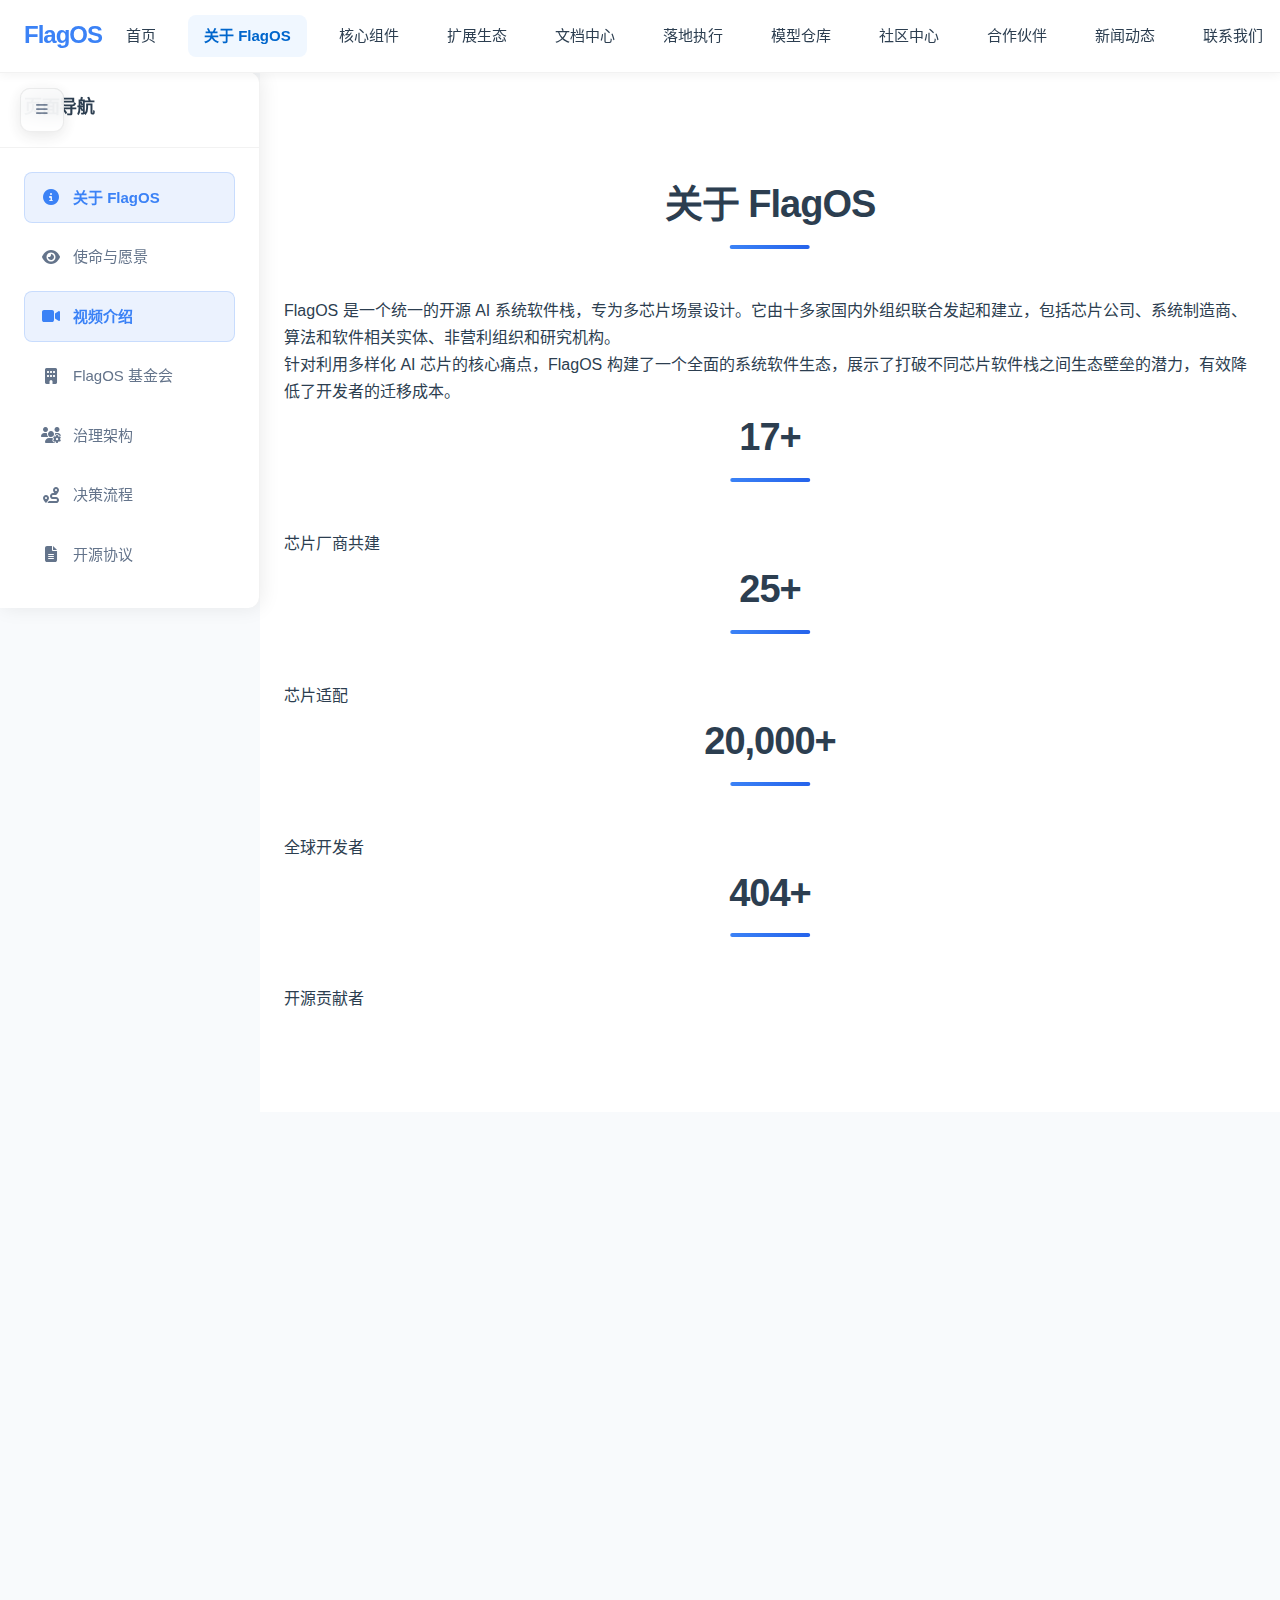
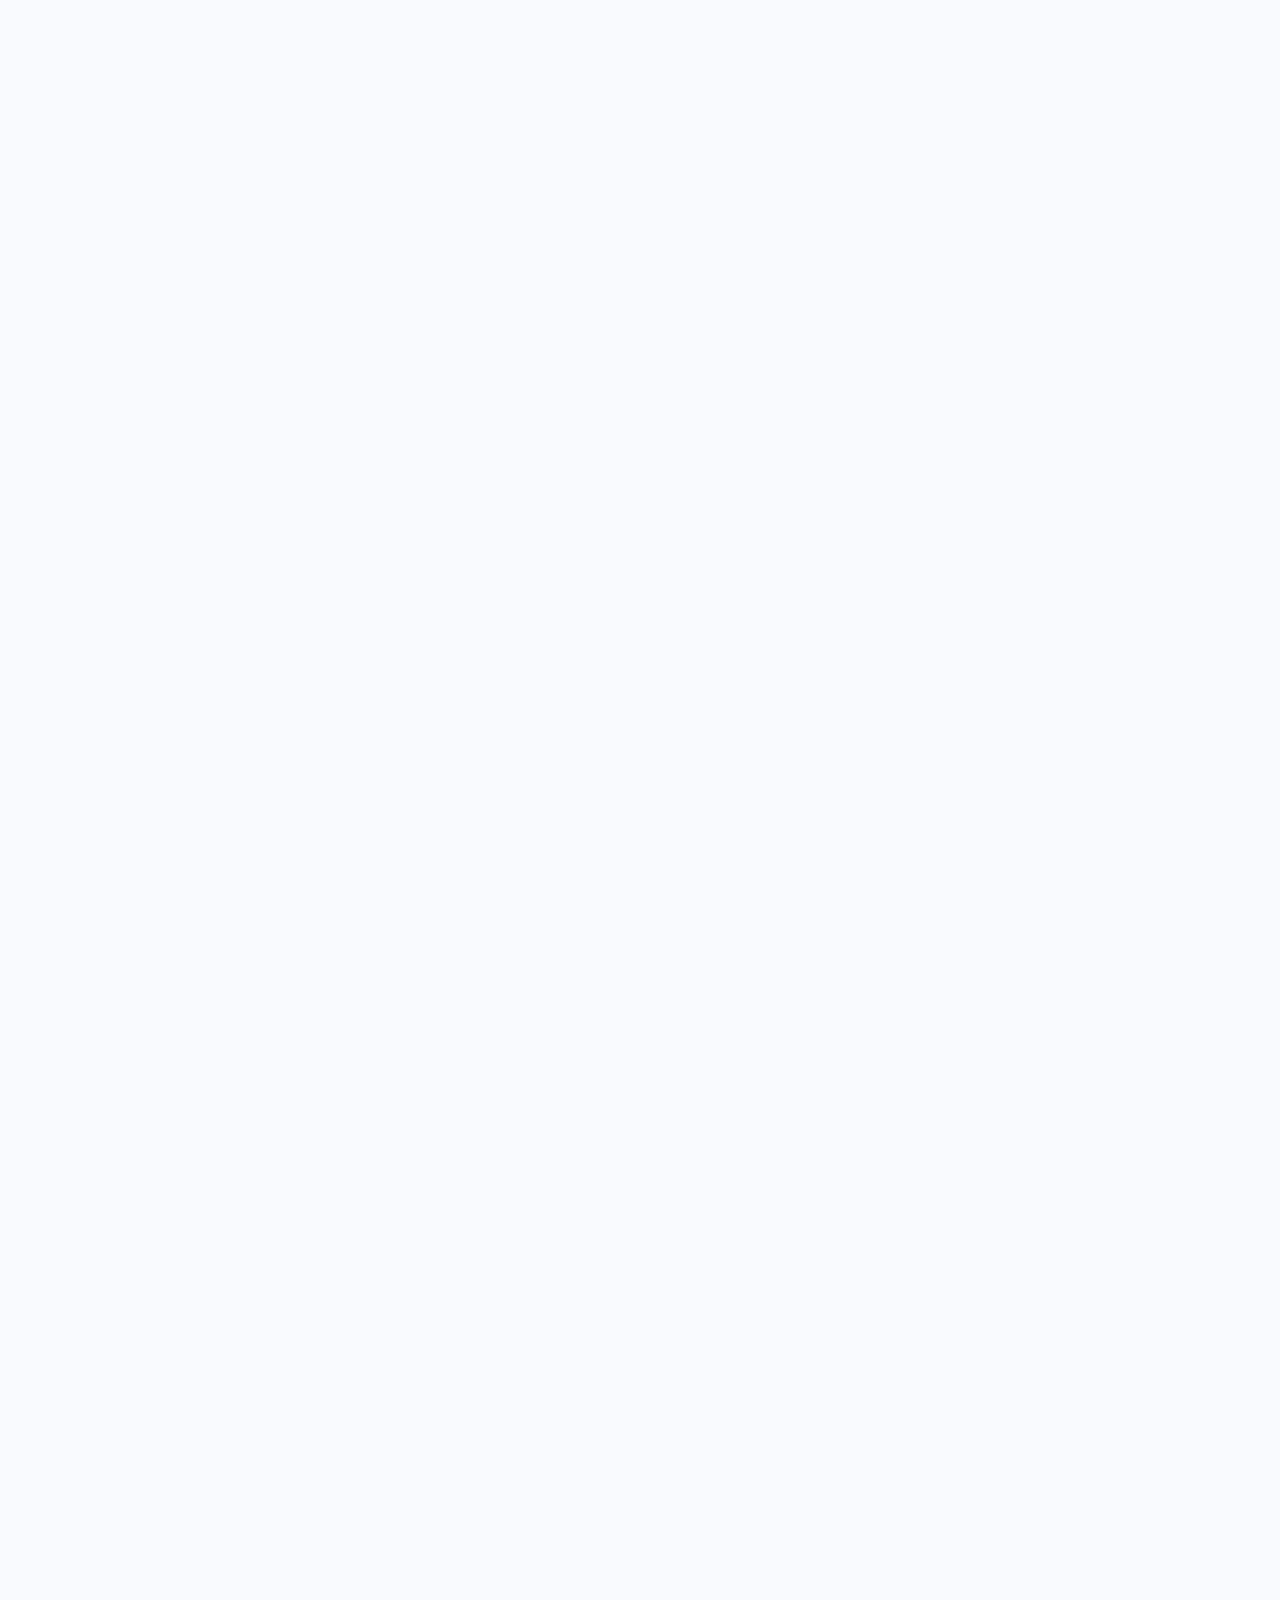
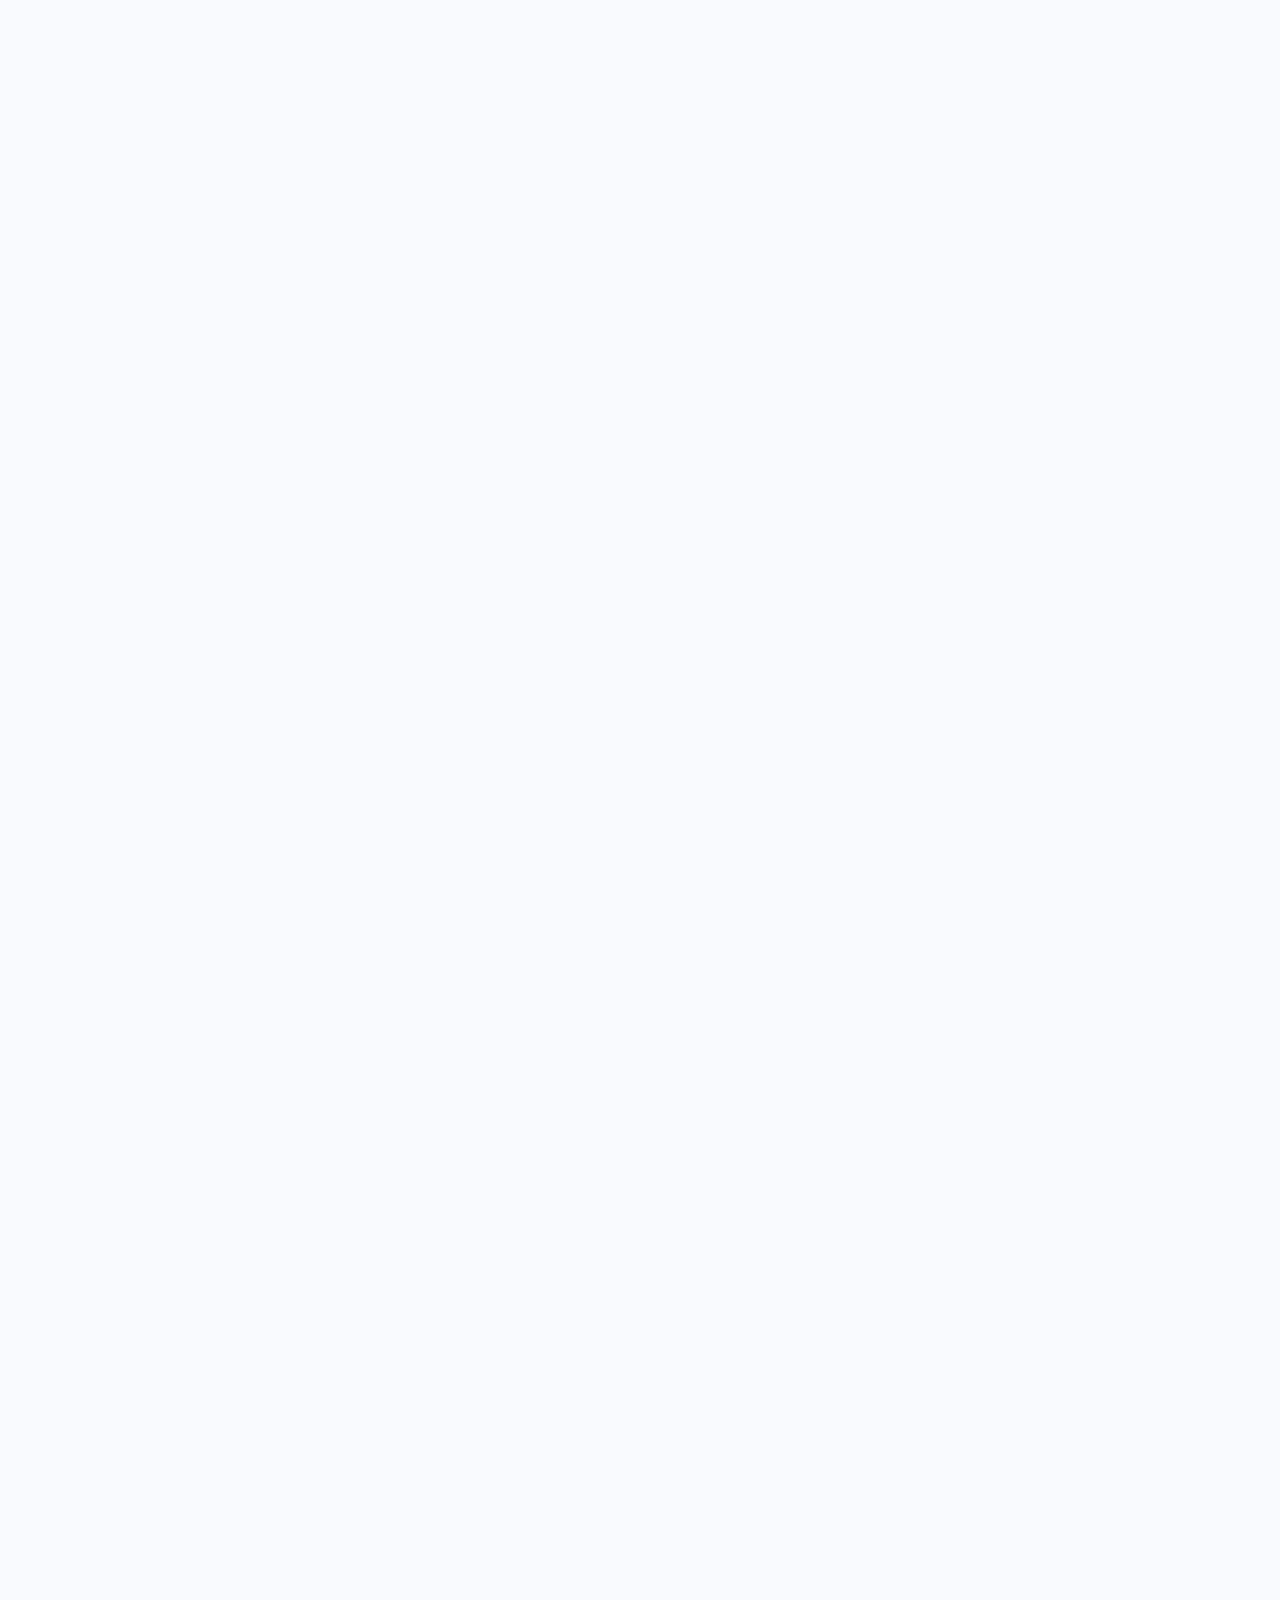
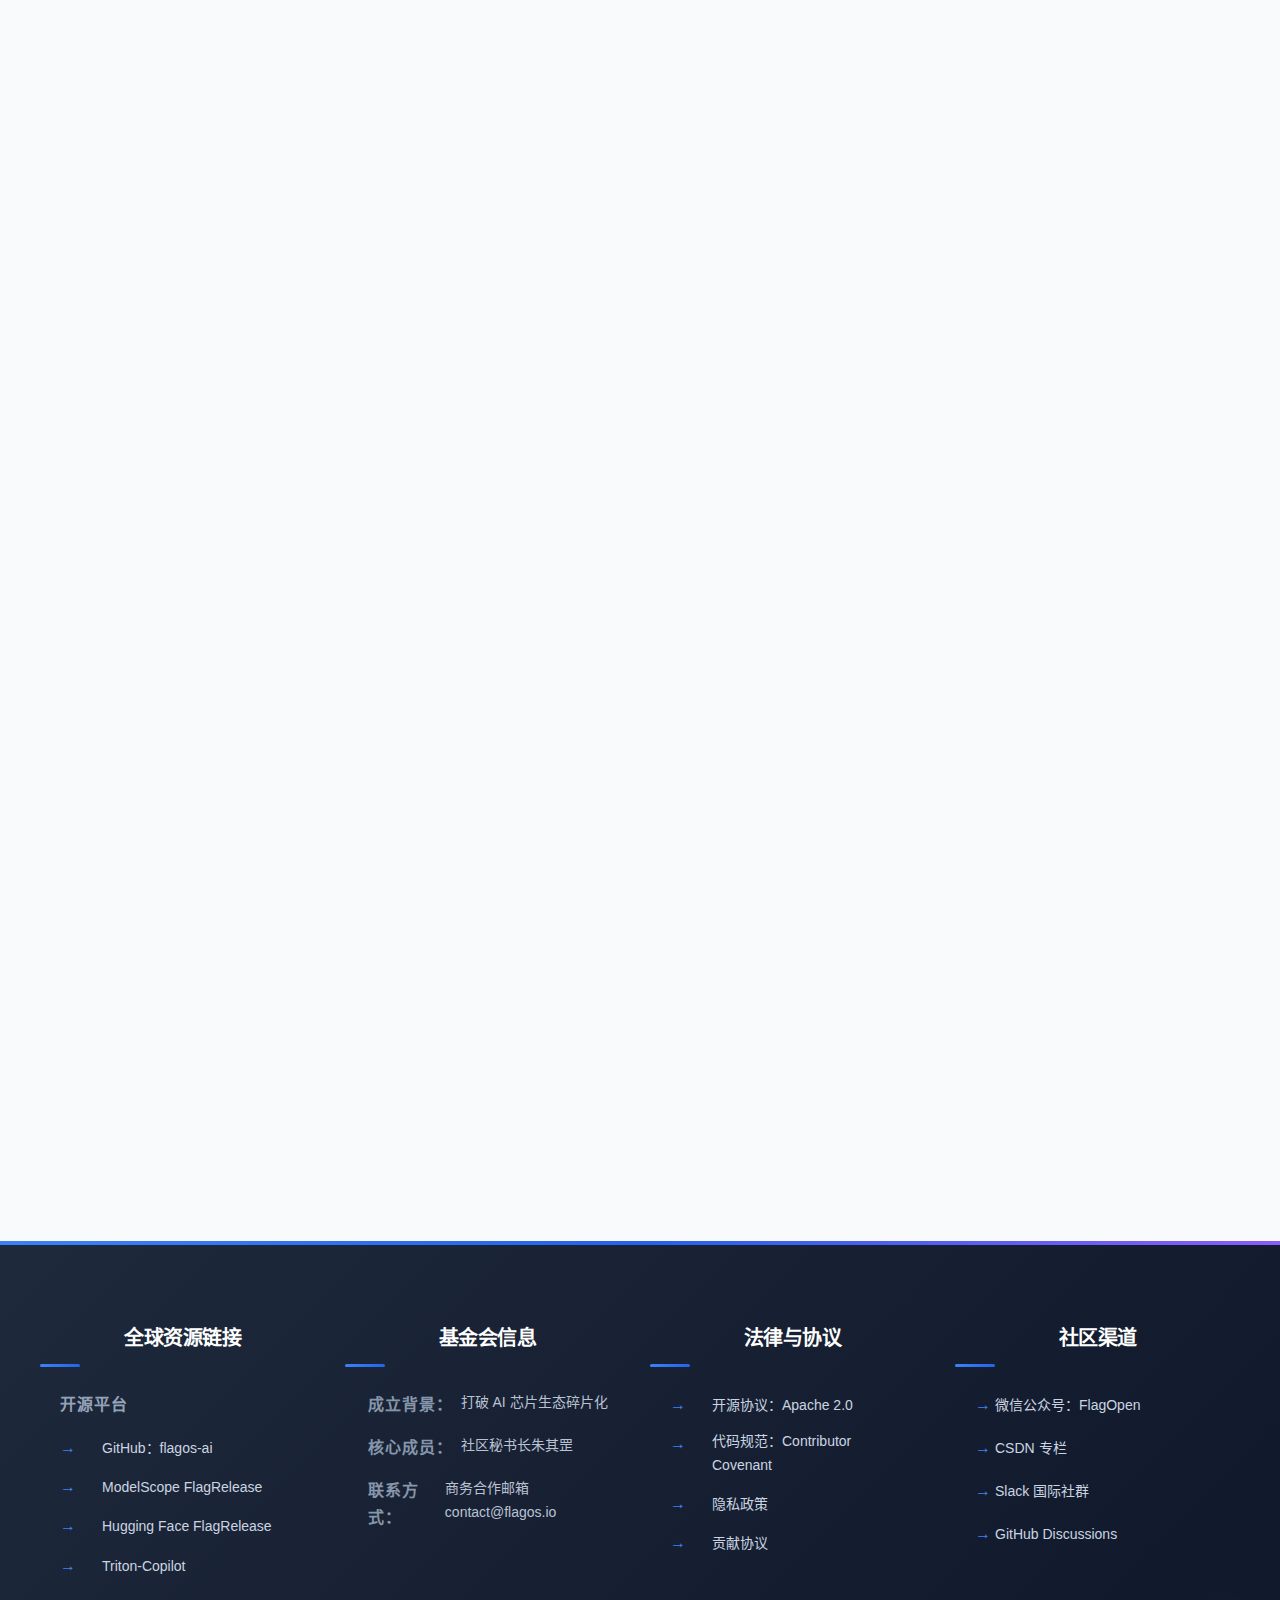
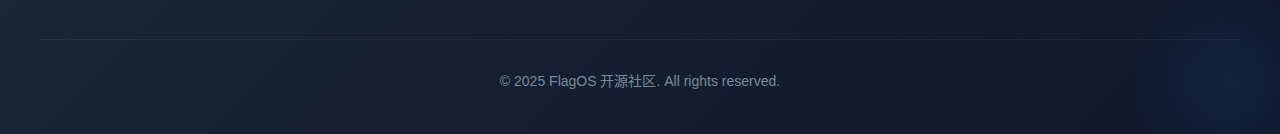
<file: about.html>
<!DOCTYPE html>
<html lang="zh-CN">
<head>
    <meta charset="UTF-8">
    <meta name="viewport" content="width=device-width, initial-scale=1.0">
    <meta name="description" content="关于 FlagOS - AI 跨芯片开源生态治理与赋能平台，了解我们的使命、愿景和治理架构">
    <meta name="keywords" content="FlagOS, 关于我们, 使命愿景, 治理架构, AI 芯片生态">
    <meta name="author" content="FlagOS 开源社区">
    <meta property="og:title" content="关于 FlagOS - AI 跨芯片开源生态治理与赋能平台">
    <meta property="og:description" content="了解 FlagOS 的使命、愿景和治理架构">
    <meta property="og:type" content="website">
    <meta property="og:url" content="https://www.flagos.net/about">
    <link rel="canonical" href="https://www.flagos.net/about">
    <title>关于 FlagOS - AI 跨芯片开源生态治理与赋能平台</title>
    <link rel="stylesheet" href="css/styles.css">
    <!-- 引入图标库 -->
    <link rel="stylesheet" href="https://cdnjs.cloudflare.com/ajax/libs/font-awesome/6.4.0/css/all.min.css">
    <link rel="alternate" href="https://www.flagos.net/en/about" hreflang="en" />
    <link rel="alternate" href="https://www.flagos.net/zh/about" hreflang="zh-CN" />
    <style>
        /* About页面轮播样式 */
        .carousel-container {
            position: relative;
            max-width: 100%;
            overflow: hidden;
            margin: 40px auto;
            border-radius: 12px;
            box-shadow: 0 8px 30px rgba(0, 0, 0, 0.15);
        }
        
        .carousel-track-container {
            overflow: hidden;
            position: relative;
        }
        
        .carousel-track {
            display: flex;
            transition: transform 0.5s ease-in-out;
        }
        
        .carousel-item {
            flex: 0 0 100%;
            display: flex;
            justify-content: center;
            align-items: center;
            padding: 20px;
            box-sizing: border-box;
        }
        
        .carousel-item iframe {
            width: 100%;
            height: 500px;
            max-width: 1000px;
            border: none;
            border-radius: 8px;
        }
        
        /* 轮播控制按钮 */
        .carousel-control {
            position: absolute;
            top: 50%;
            transform: translateY(-50%);
            background-color: rgba(255, 255, 255, 0.9);
            color: #333;
            border: none;
            width: 50px;
            height: 50px;
            border-radius: 50%;
            font-size: 24px;
            cursor: pointer;
            z-index: 10;
            box-shadow: 0 2px 10px rgba(0, 0, 0, 0.2);
            transition: all 0.3s ease;
        }
        
        .carousel-control:hover {
            background-color: #3b82f6;
            color: white;
            transform: translateY(-50%) scale(1.1);
        }
        
        .carousel-control.prev {
            left: 20px;
        }
        
        .carousel-control.next {
            right: 20px;
        }
        
        /* 轮播指示器 */
        .carousel-indicators {
            display: flex;
            justify-content: center;
            gap: 10px;
            margin-top: 20px;
        }
        
        .indicator {
            width: 12px;
            height: 12px;
            border-radius: 50%;
            background-color: #cbd5e1;
            border: none;
            cursor: pointer;
            transition: all 0.3s ease;
        }
        
        .indicator.active {
            background-color: #3b82f6;
            width: 30px;
            border-radius: 6px;
        }
        
        /* 响应式轮播 */
        @media (max-width: 768px) {
            .carousel-item iframe {
                height: 300px;
            }
            
            .carousel-control {
                width: 40px;
                height: 40px;
                font-size: 18px;
            }
            
            .carousel-control.prev {
                left: 10px;
            }
            
            .carousel-control.next {
                right: 10px;
            }
        }
    </style>
</head>
<body>
    <!-- 导航栏 -->
    <nav class="navbar">
        <div class="container">
            <div class="logo">
                <h1>FlagOS</h1>
            </div>
            <div class="nav-container">
                <ul class="nav-menu">
                    <li><a href="index.html">首页</a></li>
                    <li><a href="about.html" class="active">关于 FlagOS</a></li>
                    <li><a href="components.html">核心组件</a></li>
                    <li><a href="ecosystem.html">扩展生态</a></li>
                    <li><a href="docs.html">文档中心</a></li>
                    <li><a href="flagos-detailed-execution.html">落地执行</a></li>
                    <li><a href="models.html">模型仓库</a></li>
                    <li><a href="community.html">社区中心</a></li>
                    <li><a href="partners.html">合作伙伴</a></li>
                    <li><a href="news.html">新闻动态</a></li>
                    <li><a href="contact.html">联系我们</a></li>
                </ul>
                
                <!-- 全局搜索 -->
                <div class="search-container">
                    <input type="text" class="search-input" placeholder="搜索组件、文档、模型...">
                    <button class="search-btn"><i class="fas fa-search"></i></button>
                </div>
            </div>
            
            <div class="nav-actions">
                <!-- 暗黑模式切换 -->
                <label class="theme-switcher">
                    <input type="checkbox" id="theme-toggle">
                    <span class="theme-slider"></span>
                </label>
                
                <div class="language-switcher">
                    <a href="#" class="active">中文</a>
                    <span>/</span>
                    <a href="#">English</a>
                </div>
                
                <div class="mobile-menu-btn">
                    <span></span>
                    <span></span>
                    <span></span>
                </div>
            </div>
        </div>
    </nav>

    <!-- 侧边栏切换按钮 -->
    <button class="sidebar-toggle" id="sidebar-toggle">
        <i class="fas fa-bars"></i>
    </button>
    
    <!-- 侧边栏 -->
    <aside class="sidebar" id="sidebar">
        <div class="sidebar-header">
            <h3>页面导航</h3>
        </div>
        <ul class="sidebar-nav">
            <li><a href="#about-intro" class="active"><i class="fas fa-info-circle"></i> 关于 FlagOS</a></li>
            <li><a href="#mission-vision"><i class="fas fa-eye"></i> 使命与愿景</a></li>
            <li><a href="./video-download" class="active"><i class="fas fa-video"></i> 视频介绍</a></li>
            <li><a href="#linux-foundation-model"><i class="fas fa-building"></i> FlagOS 基金会</a></li>
            <li><a href="#governance"><i class="fas fa-users-cog"></i> 治理架构</a></li>
            <li><a href="#decision-process"><i class="fas fa-route"></i> 决策流程</a></li>
            <li><a href="#open-source-license"><i class="fas fa-file-alt"></i> 开源协议</a></li>
        </ul>
    </aside>
    
    <!-- 主要内容区域 -->
    <main class="main-content">
        <section class="about-intro" id="about-intro">
            <div class="container">
                <h2>关于 FlagOS</h2>
                <div class="intro-content">
                    <div class="intro-text">
                        <p>FlagOS 是一个统一的开源 AI 系统软件栈，专为多芯片场景设计。它由十多家国内外组织联合发起和建立，包括芯片公司、系统制造商、算法和软件相关实体、非营利组织和研究机构。</p>
                        <p>针对利用多样化 AI 芯片的核心痛点，FlagOS 构建了一个全面的系统软件生态，展示了打破不同芯片软件栈之间生态壁垒的潜力，有效降低了开发者的迁移成本。</p>
                    </div>
                    <div class="intro-stats">
                        <div class="stat-item">
                            <h3>17+</h3>
                            <p>芯片厂商共建</p>
                        </div>
                        <div class="stat-item">
                            <h3>25+</h3>
                            <p>芯片适配</p>
                        </div>
                        <div class="stat-item">
                            <h3>20,000+</h3>
                            <p>全球开发者</p>
                        </div>
                        <div class="stat-item">
                            <h3>404+</h3>
                            <p>开源贡献者</p>
                        </div>
                    </div>
                </div>
            </div>
        </section>

        <section class="mission-vision" id="mission-vision">
            <div class="container">
                <h3>使命与愿景</h3>
                <div class="mission-vision-grid">
                    <div class="mission-item">
                        <h4>使命</h4>
                        <p>打破 AI 芯片生态碎片化，构建统一的跨芯片 AI 系统软件栈，降低开发者迁移成本，促进 AI 技术的广泛应用和创新。</p>
                    </div>
                    <div class="vision-item">
                        <h4>愿景</h4>
                        <p>成为全球 AI 跨芯片领域的事实标准，让跨芯片 AI 开发像用 Linux 一样简单，赋能无限 AI 场景。</p>
                    </div>
                </div>
            </div>
        </section>

        <section class="video-download">
            <div class="container">
                <h3>视频介绍</h3>
                <div class="carousel-container">
                    <div class="carousel-track-container">
                        <div class="carousel-track" id="videoCarousel">
                            <!-- 视频项 1 -->
                            <div class="carousel-item active">
                                <iframe id="video-1" src="https://player.bilibili.com/player.html?bvid=BV1BUSaBCEew&page=1&autoplay=0" scrolling="no" border="0" frameborder="no" framespacing="0" allowfullscreen="true" class="bilibili-player"> </iframe>
                            </div>
                            <!-- 视频项 2 -->
                            <div class="carousel-item">
                                <iframe id="video-2" src="https://player.bilibili.com/player.html?bvid=BV1BUSaBCEew&page=1&autoplay=0" scrolling="no" border="0" frameborder="no" framespacing="0" allowfullscreen="true" class="bilibili-player"> </iframe>
                            </div>
                            <!-- 视频项 3 -->
                            <div class="carousel-item">
                                <iframe id="video-3" src="https://player.bilibili.com/player.html?bvid=BV1UY4qzzEYj&page=1&autoplay=0" scrolling="no" border="0" frameborder="no" framespacing="0" allowfullscreen="true" class="bilibili-player"> </iframe>
                            </div>
                            <!-- 视频项 4 -->
                            <div class="carousel-item">
                                <iframe id="video-4" src="https://player.bilibili.com/player.html?bvid=BV1Lo4vzLEbf&page=1&autoplay=0" scrolling="no" border="0" frameborder="no" framespacing="0" allowfullscreen="true" class="bilibili-player"> </iframe>
                            </div>
                        </div>
                    </div>
                    <!-- 轮播控制按钮 -->
                    <button class="carousel-control prev" id="carouselPrev">
                        <i class="fas fa-chevron-left"></i>
                    </button>
                    <button class="carousel-control next" id="carouselNext">
                        <i class="fas fa-chevron-right"></i>
                    </button>
                    <!-- 轮播指示器 -->
                    <div class="carousel-indicators" id="carouselIndicators">
                        <button class="indicator active" data-index="0"></button>
                        <button class="indicator" data-index="1"></button>
                        <button class="indicator" data-index="2"></button>
                        <button class="indicator" data-index="3"></button>
                    </div>
                </div>
                <div class="download-section">
                    <h4>相关资料下载</h4>
                    <div class="download-links">
                        <a href="https://github.com/Limited-time/flagOS-MarketingWebsite/blob/7df7d9a0d0fbfd88e28b4b9d9cc056e0f2031286/FlagOS%20%E5%BC%80%E6%BA%90%E5%95%86%E4%B8%9A%E4%BA%A7%E5%93%81%E8%90%A5%E9%94%80%E8%AE%A1%E5%88%92%E4%B9%A6.pptx" class="download-link" download>
                            <i class="fas fa-file-powerpoint"></i>
                            <span>FlagOS 产品营销书.pptx</span>
                        </a>
                        <a href="https://github.com/Limited-time/flagOS-MarketingWebsite/blob/7df7d9a0d0fbfd88e28b4b9d9cc056e0f2031286/FlagOS%E5%8F%91%E5%B1%95%E8%A7%84%E5%88%92%E4%B9%A6.pptx" class="download-link" download>
                            <i class="fas fa-file-powerpoint"></i>
                            <span>FlagOS 发展规划书.pptx</span>
                        </a>
                        <a href="https://github.com/Limited-time/flagOS-MarketingWebsite/blob/af810e0d82c1a3b6e5b53e1daf686d95ac1f033e/FlagOS%E6%8C%87%E6%A0%87%E8%90%BD%E5%9C%B0%E4%B9%A6.pptx" class="download-link" download>
                            <i class="fas fa-file-powerpoint"></i>
                            <span>FlagOS 指标落地书.pptx</span>
                        </a>
                    </div>
                </div>
            </div>
        </section>

        <section class="linux-foundation-model" id="linux-foundation-model">
            <div class="container">
                <h3>FlagOS 基金会</h3>
                <div class="foundation-model-content">
                    <div class="model-intro">
                        <p>对标 Linux 基金会商业模式，以 "中立非盈利治理" 为核心，搭建 "企业共建 - 社区繁荣 - 商业赋能" 的闭环生态。通过会员制整合产业资源，以标准制定打破生态割裂，用免费开源降低使用门槛，靠增值服务实现可持续运营，最终成为全球 AI 跨芯片领域的 "规则制定者" 与 "资源连接器"。</p>
                    </div>
                    <div class="model-grid">
                        <div class="model-item">
                            <h4>中立治理架构</h4>
                            <p>成立 "FlagOS 开源基金会"，由 "企业代表 + 核心开发者 + 高校专家" 三方组成决策机构，避免单一企业主导，保障决策透明。增设 "AI 芯片适配委员会" 和 "大模型生态委员会"，聚焦垂直领域决策。</p>
                        </div>
                        <div class="model-item">
                            <h4>分级会员制</h4>
                            <p>设计 "生态共建会员体系"，按角色分级（芯片厂商会员、软件企业会员、高校/科研会员、开发者个人会员）。不同等级会员享有不同权益，如标准制定话语权、优先适配测试权、模型迁移绿色通道等。</p>
                        </div>
                        <div class="model-item">
                            <h4>标准制定与推广</h4>
                            <p>聚焦 AI 领域核心标准：多芯片算子接口标准、大模型跨芯迁移规范、异构集群通信协议标准。依托 ITU 国际标准递交、PyTorch 基金会合作，快速对接全球 AI 开源标准体系。</p>
                        </div>
                        <div class="model-item">
                            <h4>免费开源 + 增值服务</h4>
                            <p>核心组件（FlagGEMs/FlagTree 等）持续开源免费，增值服务聚焦 AI 垂直需求：芯片定制适配、企业级训推优化、安全合规支持。与 AI 场景强绑定，如 "具身智能全链路适配服务"、"超节点集群优化方案"。</p>
                        </div>
                        <div class="model-item">
                            <h4>社区运营 + 人才培养</h4>
                            <p>强化 "开发者 - 高校 - 企业" 人才闭环，推出 AI 系统软件认证体系，联动高校开展课程共建。聚焦 "跨芯片 AI 开发" 细分人才，认证与企业招聘直接挂钩。</p>
                        </div>
                        <div class="model-item">
                            <h4>生态资源整合</h4>
                            <p>以 FlagOS 为枢纽，整合 "芯片厂商（硬件）- 框架/模型厂商（软件）- 企业/开发者（用户）" 三方资源。重点搭建 "芯片适配池"、"模型迁移库"、"企业需求对接平台"，解决 AI 生态 "硬件 - 软件 - 应用" 割裂问题。</p>
                        </div>
                    </div>
                </div>
            </div>
        </section>

        <section class="governance" id="governance">
            <div class="container">
                <h3>治理架构</h3>
                <div class="governance-content">
                    <div class="governance-text">
                        <p>FlagOS 采用中立的治理架构，由开源社区牵头，联合芯片厂商、软件企业、高校科研机构共同参与决策，确保项目的开放性和可持续性。</p>
                        <p>核心决策由三大委员会组成，分别负责技术发展、生态运营和标准推广，实现了决策的透明化和民主化。</p>
                    </div>
                    <div class="governance-structure">
                        <div class="governance-level">
                            <h4>FlagOS 开源基金会</h4>
                        </div>
                        <div class="governance-committees">
                            <div class="committee">
                                <h5>技术治理委员会</h5>
                                <p>40% 核心开发者，负责组件迭代、标准制定</p>
                            </div>
                            <div class="committee">
                                <h5>生态运营委员会</h5>
                                <p>50% 企业代表，负责会员管理、赛事组织</p>
                            </div>
                            <div class="committee">
                                <h5>标准推广委员会</h5>
                                <p>高校 + 机构，负责对接 ITU、PyTorch 基金会</p>
                            </div>
                        </div>
                    </div>
                </div>
            </div>
        </section>

        <section class="decision-process" id="decision-process">
            <div class="container">
                <h3>决策流程</h3>
                <div class="process-steps">
                    <div class="process-step">
                        <div class="step-number">1</div>
                        <h4>社区提案</h4>
                        <p>开发者或企业提出功能需求或改进建议</p>
                    </div>
                    <div class="process-arrow">→</div>
                    <div class="process-step">
                        <div class="step-number">2</div>
                        <h4>技术评审</h4>
                        <p>技术治理委员会进行技术可行性评估和方案评审</p>
                    </div>
                    <div class="process-arrow">→</div>
                    <div class="process-step">
                        <div class="step-number">3</div>
                        <h4>试点验证</h4>
                        <p>在会员企业中进行小范围试点验证</p>
                    </div>
                    <div class="process-arrow">→</div>
                    <div class="process-step">
                        <div class="step-number">4</div>
                        <h4>标准发布</h4>
                        <p>发布正式标准和实现代码</p>
                    </div>
                    <div class="process-arrow">→</div>
                    <div class="process-step">
                        <div class="step-number">5</div>
                        <h4>迭代优化</h4>
                        <p>基于社区反馈持续迭代优化</p>
                    </div>
                </div>
            </div>
        </section>

        <section class="open-source-license" id="open-source-license">
            <div class="container">
                <h3>开源协议</h3>
                <div class="license-content">
                    <h4>Apache License 2.0</h4>
                    <p>FlagOS 及其组件均采用 Apache License 2.0 开源协议，允许商业使用、修改、分发和私有使用，同时保留版权声明和许可证声明。</p>
                    <p>Apache License 2.0 是一种宽松的开源协议，为用户提供了极大的自由度，同时保护了开发者的权益，是企业级开源项目的首选协议。</p>
                    <a href="#" class="btn btn-primary">查看完整协议</a>
                </div>
            </div>
        </section>
    </main>

    <!-- 页脚 -->
    <footer class="footer">
        <div class="container">
            <div class="footer-content">
                <div class="footer-section">
                    <h4>全球资源链接</h4>
                    <div class="resources-links">
                        <div class="link-category">
                            <h5>开源平台</h5>
                            <ul>
                                <li><a href="https://github.com/flagos-ai" target="_blank">GitHub：flagos-ai</a></li>
                                <li><a href="#" target="_blank">ModelScope FlagRelease</a></li>
                                <li><a href="#" target="_blank">Hugging Face FlagRelease</a></li>
                                <li><a href="https://triton-copilot.baai.ac.cn/" target="_blank">Triton-Copilot</a></li>
                            </ul>
                        </div>
                    </div>
                </div>
                <div class="footer-section">
                    <h4>基金会信息</h4>
                    <div class="foundation-info">
                        <p><strong>成立背景：</strong>打破 AI 芯片生态碎片化</p>
                        <p><strong>核心成员：</strong>社区秘书长朱其罡</p>
                        <p><strong>联系方式：</strong>商务合作邮箱 contact@flagos.io</p>
                    </div>
                </div>
                <div class="footer-section">
                    <h4>法律与协议</h4>
                    <div class="legal-links">
                        <ul>
                            <li><a href="#">开源协议：Apache 2.0</a></li>
                            <li><a href="#">代码规范：Contributor Covenant</a></li>
                            <li><a href="#">隐私政策</a></li>
                            <li><a href="#">贡献协议</a></li>
                        </ul>
                    </div>
                </div>
                <div class="footer-section">
                    <h4>社区渠道</h4>
                    <div class="community-links">
                        <ul>
                            <li><a href="#">微信公众号：FlagOpen</a></li>
                            <li><a href="#">CSDN 专栏</a></li>
                            <li><a href="#" target="_blank">Slack 国际社群</a></li>
                            <li><a href="https://github.com/flagos-ai/discussions" target="_blank">GitHub Discussions</a></li>
                        </ul>
                    </div>
                </div>
            </div>
            <div class="footer-bottom">
                <p>&copy; 2025 FlagOS 开源社区. All rights reserved.</p>
            </div>
        </div>
    </footer>

    <!-- JavaScript -->
    <script src="js/script.js"></script>
    
    <!-- 主题切换脚本 -->
    <script>
        document.addEventListener('DOMContentLoaded', () => {
            // 暗黑模式切换
            const themeToggle = document.getElementById('theme-toggle');
            
            // 检查本地存储中的主题偏好（添加存在性检查）
            if (localStorage.getItem('theme') === 'dark' || 
                (!localStorage.getItem('theme') && window.matchMedia('(prefers-color-scheme: dark)').matches)) {
                document.body.classList.add('dark-mode');
                if (themeToggle) {
                    themeToggle.checked = true;
                }
            }
            
            // 切换主题（添加存在性检查）
            if (themeToggle) {
                themeToggle.addEventListener('change', () => {
                    document.body.classList.toggle('dark-mode');
                    if (document.body.classList.contains('dark-mode')) {
                        localStorage.setItem('theme', 'dark');
                    } else {
                        localStorage.setItem('theme', 'light');
                    }
                });
            }
            
            // 搜索功能
            const searchInput = document.querySelector('.search-input');
            const searchBtn = document.querySelector('.search-btn');
            
            // 定义搜索函数
            function performSearch() {
                if (!searchInput) return;
                const query = searchInput.value.trim();
                if (query) {
                    console.log('搜索:', query);
                    // 这里可以添加实际的搜索逻辑
                    alert(`搜索 "${query}"，搜索功能开发中...`);
                }
            }
            
            // 添加搜索事件监听
            if (searchBtn) {
                searchBtn.addEventListener('click', performSearch);
            }
            
            if (searchInput) {
                searchInput.addEventListener('keypress', (e) => {
                    if (e.key === 'Enter') {
                        performSearch();
                    }
                });
            }
            
            // 侧边栏切换功能
            const sidebarToggle = document.getElementById('sidebar-toggle');
            const sidebar = document.getElementById('sidebar');
            
            // 移除自动添加的类，让CSS hover效果控制侧边栏
            document.body.classList.remove('sidebar-expanded');
            document.body.classList.remove('sidebar-collapsed');
            
            // 切换侧边栏（添加存在性检查）
            if (sidebarToggle) {
                sidebarToggle.addEventListener('click', () => {
                    document.body.classList.toggle('sidebar-expanded');
                    document.body.classList.toggle('sidebar-collapsed');
                    
                    // 保存侧边栏状态到本地存储
                    if (document.body.classList.contains('sidebar-expanded')) {
                        localStorage.setItem('sidebar', 'expanded');
                    } else {
                        localStorage.setItem('sidebar', 'collapsed');
                    }
                });
            }
            
            // 根据当前页面设置侧边栏激活状态
            const currentPage = window.location.pathname.split('/').pop() || 'index.html';
            const sidebarLinks = document.querySelectorAll('.sidebar-nav li a');
            
            if (sidebarLinks.length > 0) {
                sidebarLinks.forEach(link => {
                    const linkPage = link.getAttribute('href');
                    if (linkPage === currentPage) {
                        link.classList.add('active');
                    }
                });
            }
            
            // 轮播功能
            const carouselTrack = document.getElementById('videoCarousel');
            const carouselItems = document.querySelectorAll('.carousel-item');
            const prevButton = document.getElementById('carouselPrev');
            const nextButton = document.getElementById('carouselNext');
            const indicators = document.querySelectorAll('.indicator');
            const videoIframes = document.querySelectorAll('.bilibili-player');
            
            let currentIndex = 0;
            const totalItems = carouselItems.length;
            
            // 发送消息给B站播放器
            function sendMessageToPlayer(iframe, action) {
                if (!iframe) return;
                const playerOrigin = 'https://player.bilibili.com';
                iframe.contentWindow.postMessage(JSON.stringify({
                    'biliplayer': action
                }), playerOrigin);
            }
            
            // 暂停所有视频
            function pauseAllVideos() {
                videoIframes.forEach(iframe => {
                    sendMessageToPlayer(iframe, 'pause');
                });
            }
            
            // 更新激活状态
            function updateActiveState() {
                // 暂停所有视频
                pauseAllVideos();
                
                // 更新轮播项
                carouselItems.forEach((item, index) => {
                    item.classList.toggle('active', index === currentIndex);
                });
                
                // 更新指示器
                indicators.forEach((indicator, index) => {
                    indicator.classList.toggle('active', index === currentIndex);
                });
                
                // 播放当前视频（可选，根据需求决定是否自动播放）
                // playVideo(currentIndex);
            }
            
            // 播放指定索引的视频
            function playVideo(index) {
                const iframe = videoIframes[index];
                if (iframe) {
                    sendMessageToPlayer(iframe, 'play');
                }
            }
            
            // 切换到下一个视频
            function nextVideo() {
                currentIndex = (currentIndex + 1) % totalItems;
                updateCarouselPosition();
                updateActiveState();
            }
            
            // 切换到上一个视频
            function prevVideo() {
                currentIndex = (currentIndex - 1 + totalItems) % totalItems;
                updateCarouselPosition();
                updateActiveState();
            }
            
            // 更新轮播位置
            function updateCarouselPosition() {
                const itemWidth = carouselItems.length > 0 ? carouselItems[0].clientWidth : 0;
                if (carouselTrack && itemWidth > 0) {
                    carouselTrack.style.transform = `translateX(${-currentIndex * itemWidth}px)`;
                }
            }
            
            // 初始化轮播 - 使用setTimeout确保DOM完全渲染
            setTimeout(() => {
                updateCarouselPosition();
                updateActiveState();
            }, 100);
            
            // 窗口大小变化时重新计算轮播位置
            window.addEventListener('resize', () => {
                updateCarouselPosition();
            });
            
            // 点击指示器切换视频
            indicators.forEach(indicator => {
                indicator.addEventListener('click', () => {
                    currentIndex = parseInt(indicator.getAttribute('data-index'));
                    updateCarouselPosition();
                    updateActiveState();
                });
            });
            
            // 为控制按钮添加事件监听
            if (prevButton && nextButton) {
                prevButton.addEventListener('click', prevVideo);
                nextButton.addEventListener('click', nextVideo);
            }
            
            // 窗口大小变化时更新轮播位置
            window.addEventListener('resize', () => {
                const newItemWidth = carouselItems.length > 0 ? carouselItems[0].clientWidth : 0;
                if (carouselTrack && newItemWidth > 0) {
                    carouselTrack.style.transform = `translateX(${-currentIndex * newItemWidth}px)`;
                }
            });
        });
    </script>
</body>
</html>
</file>
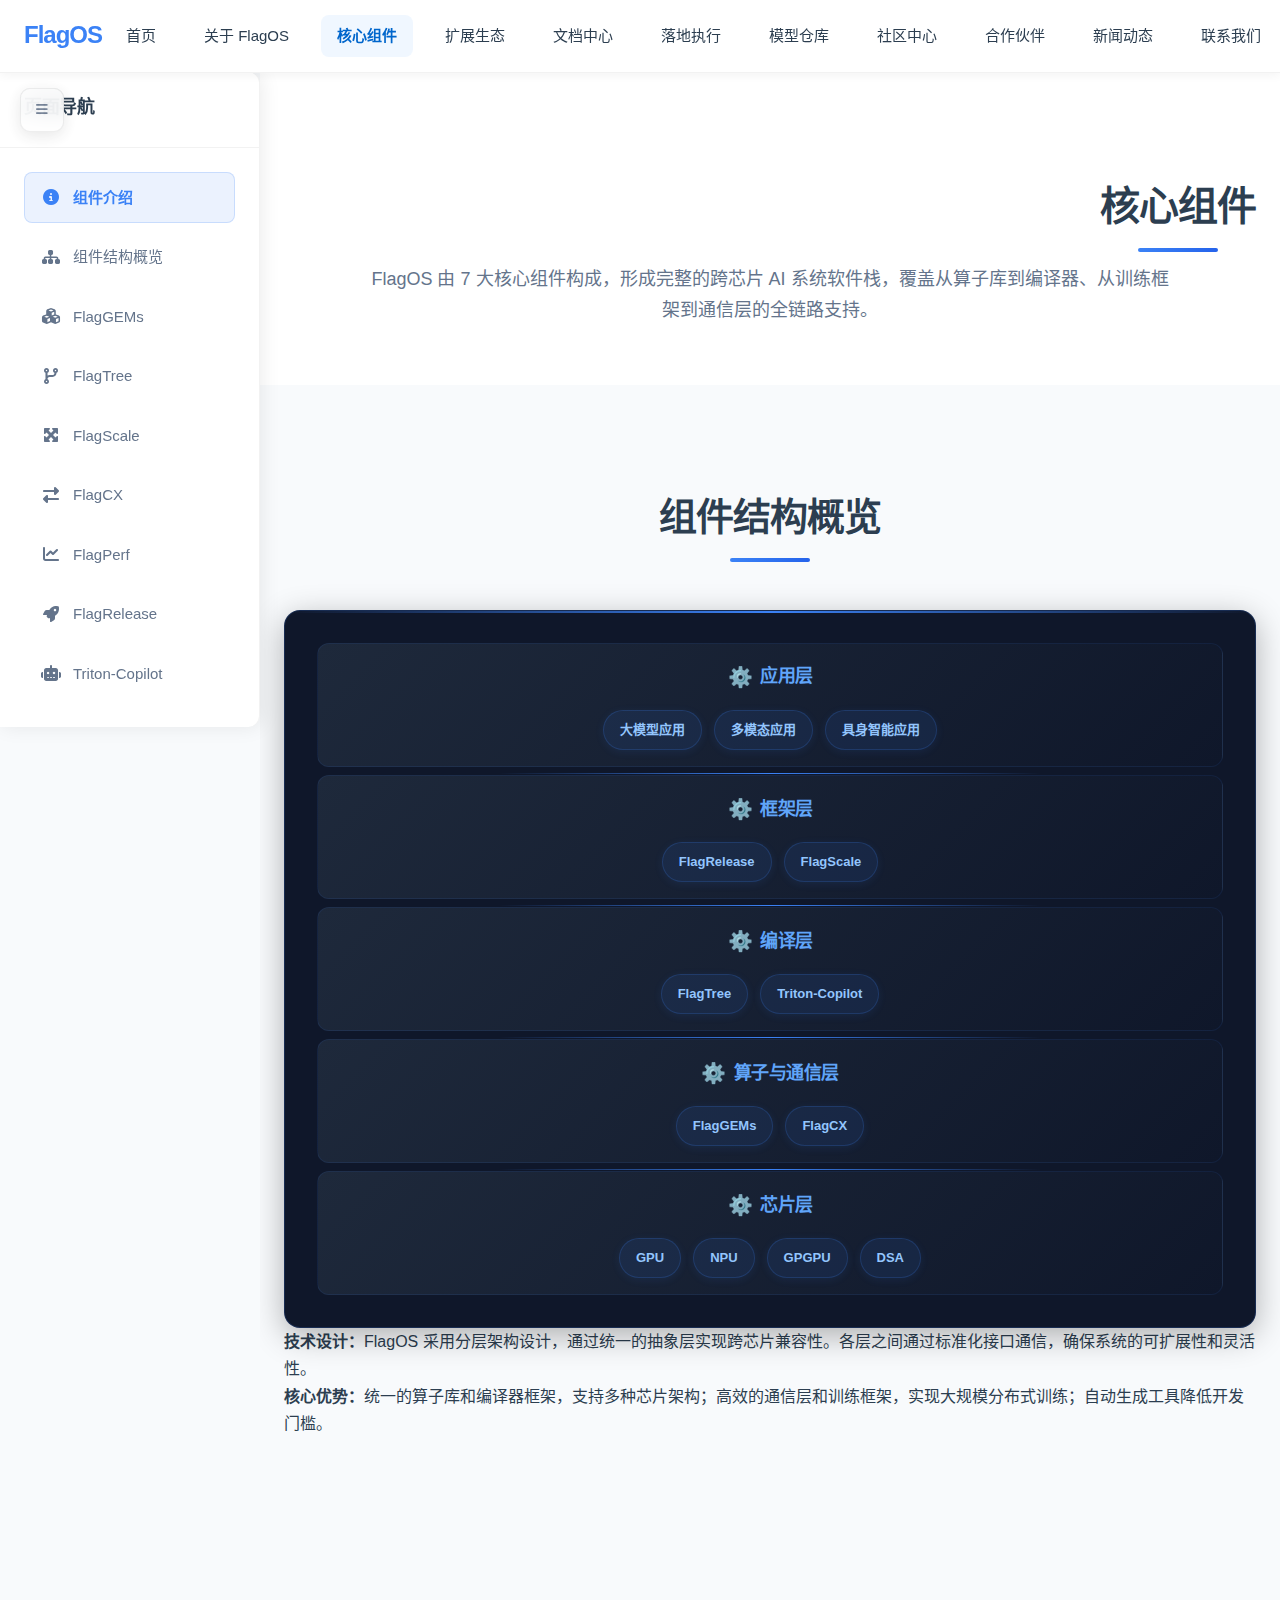
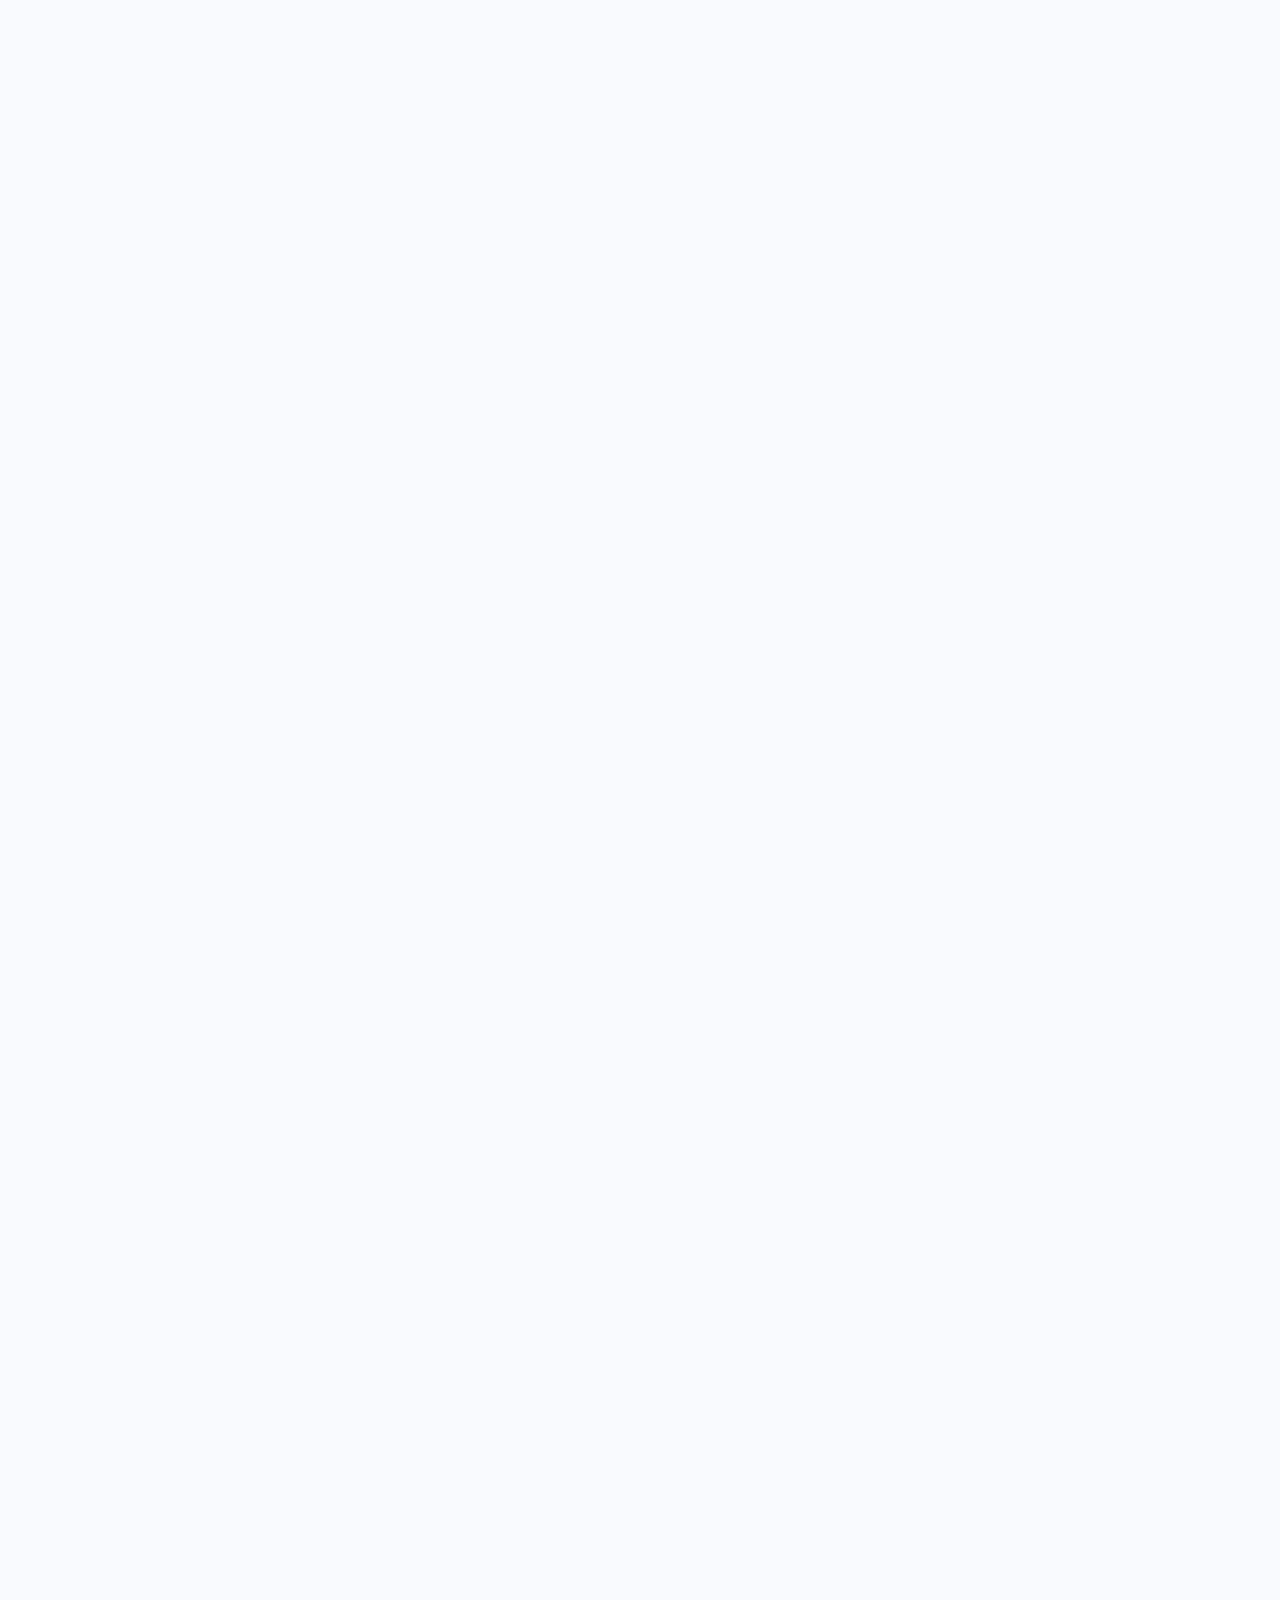
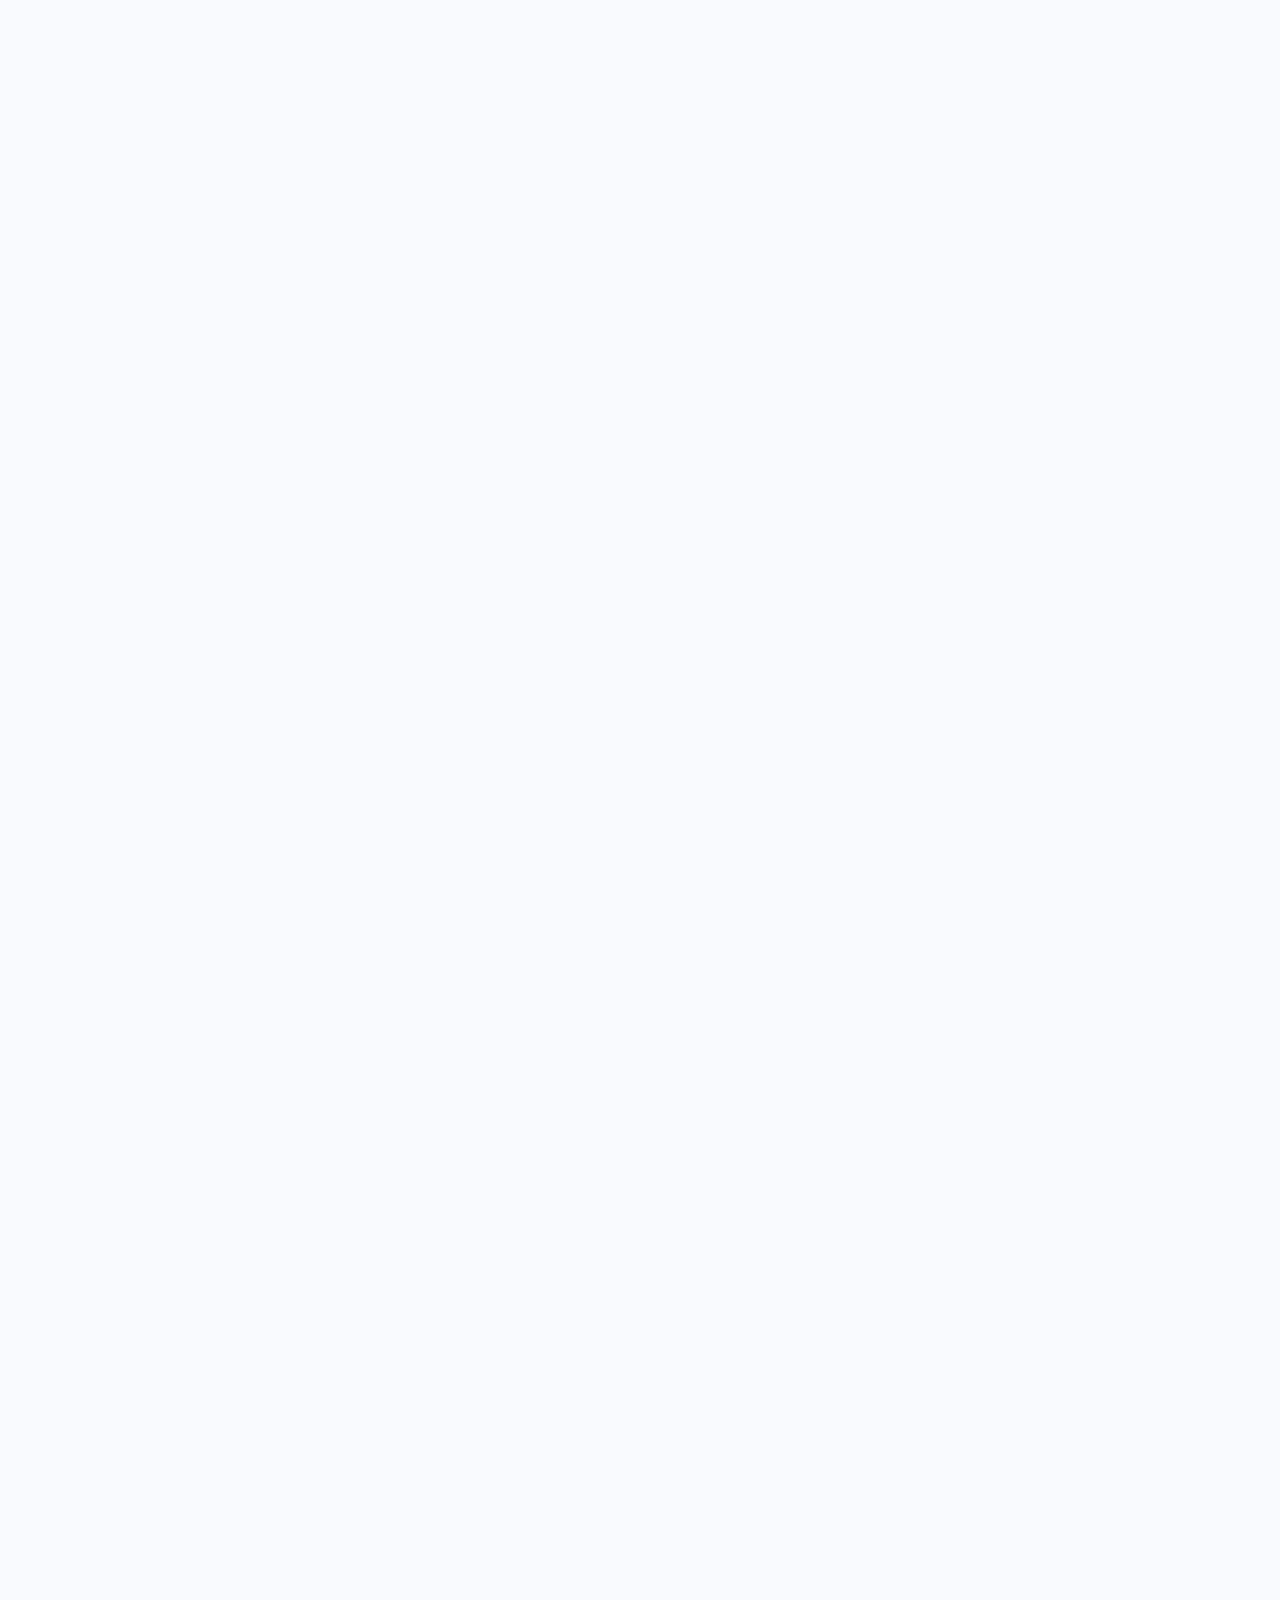
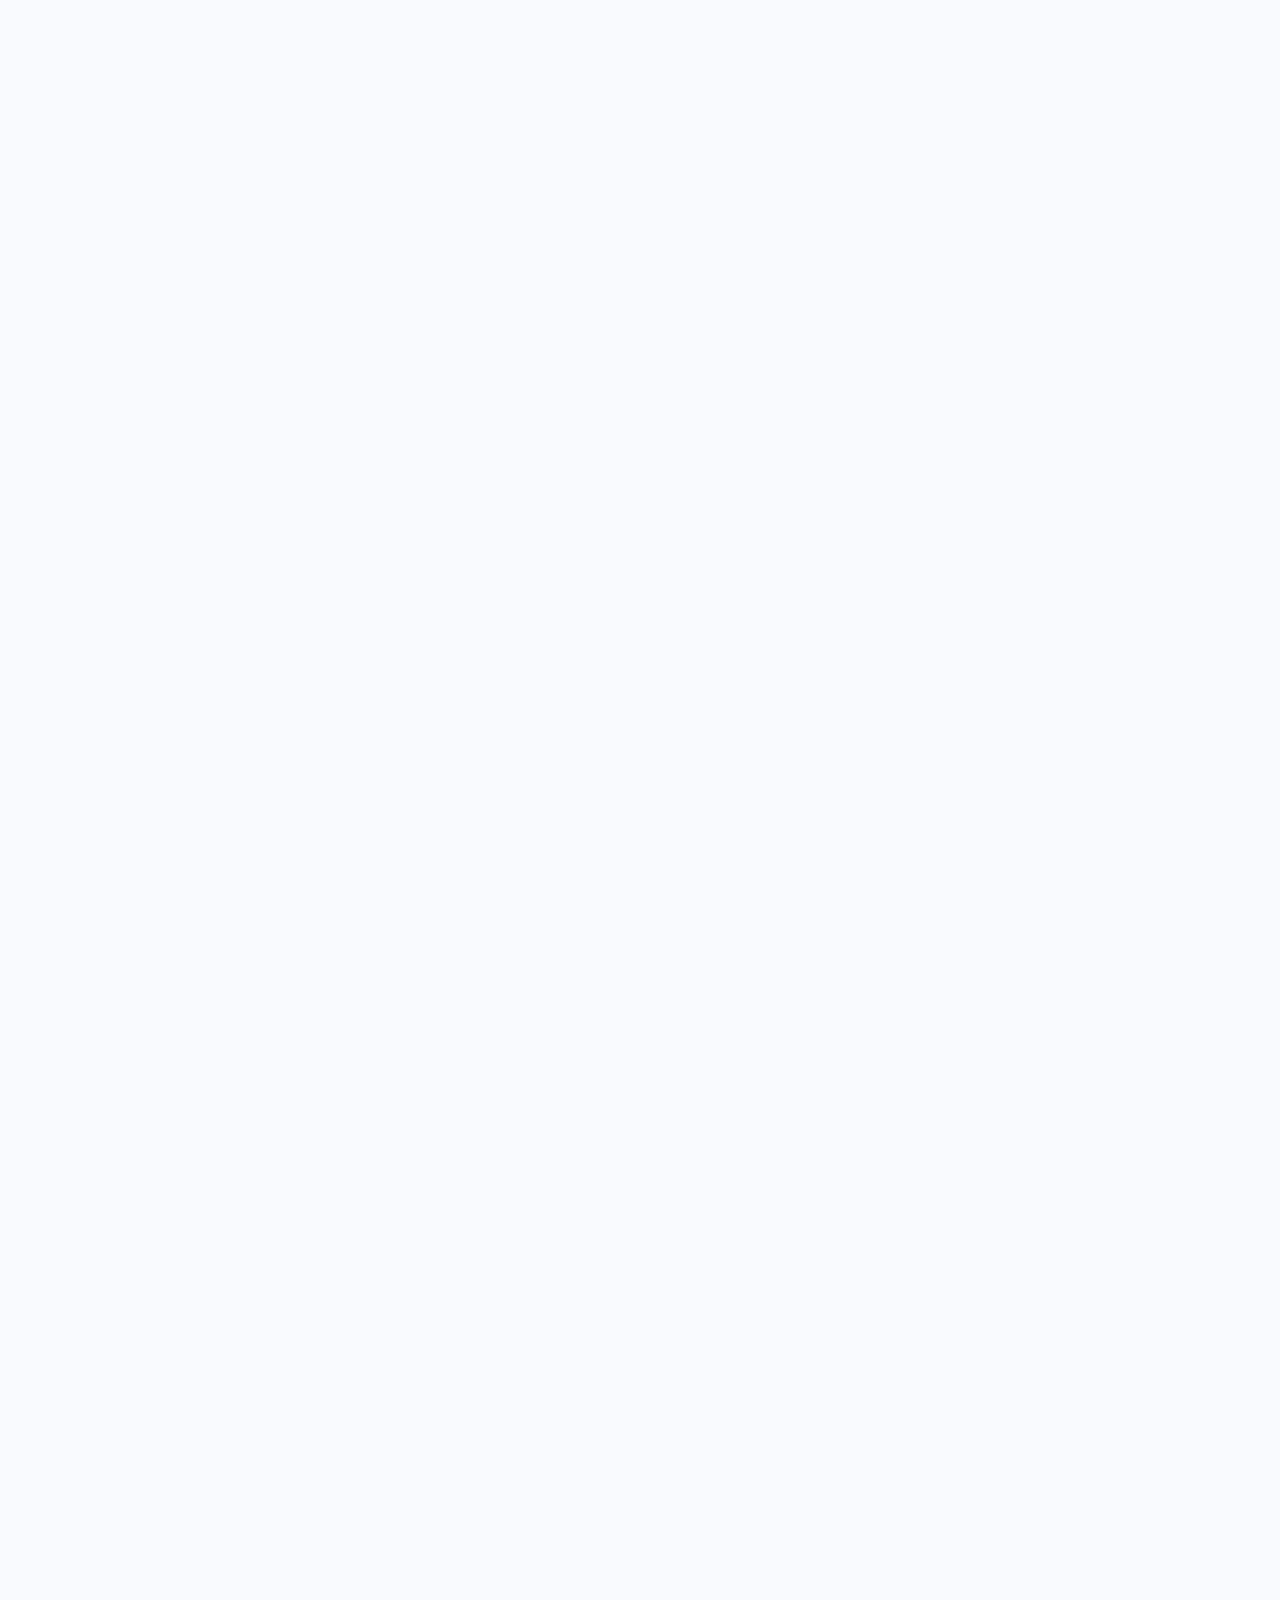
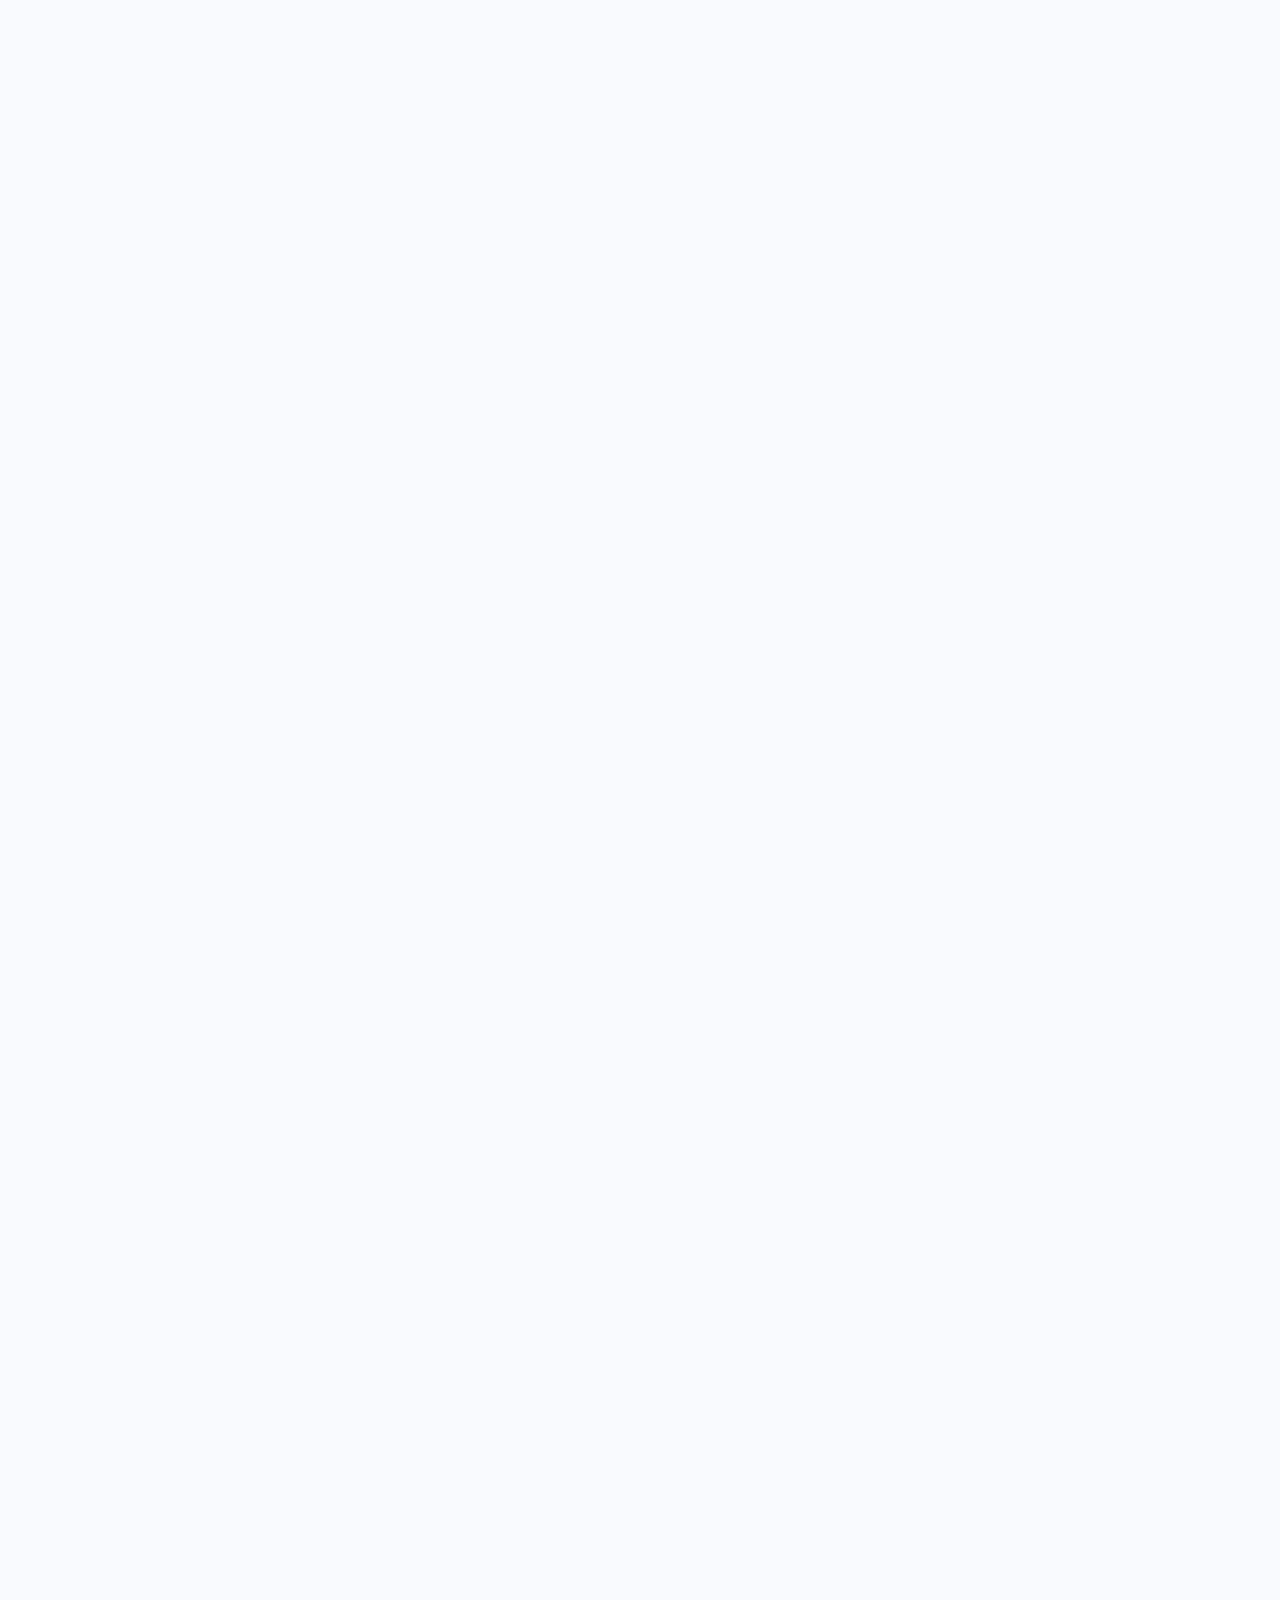
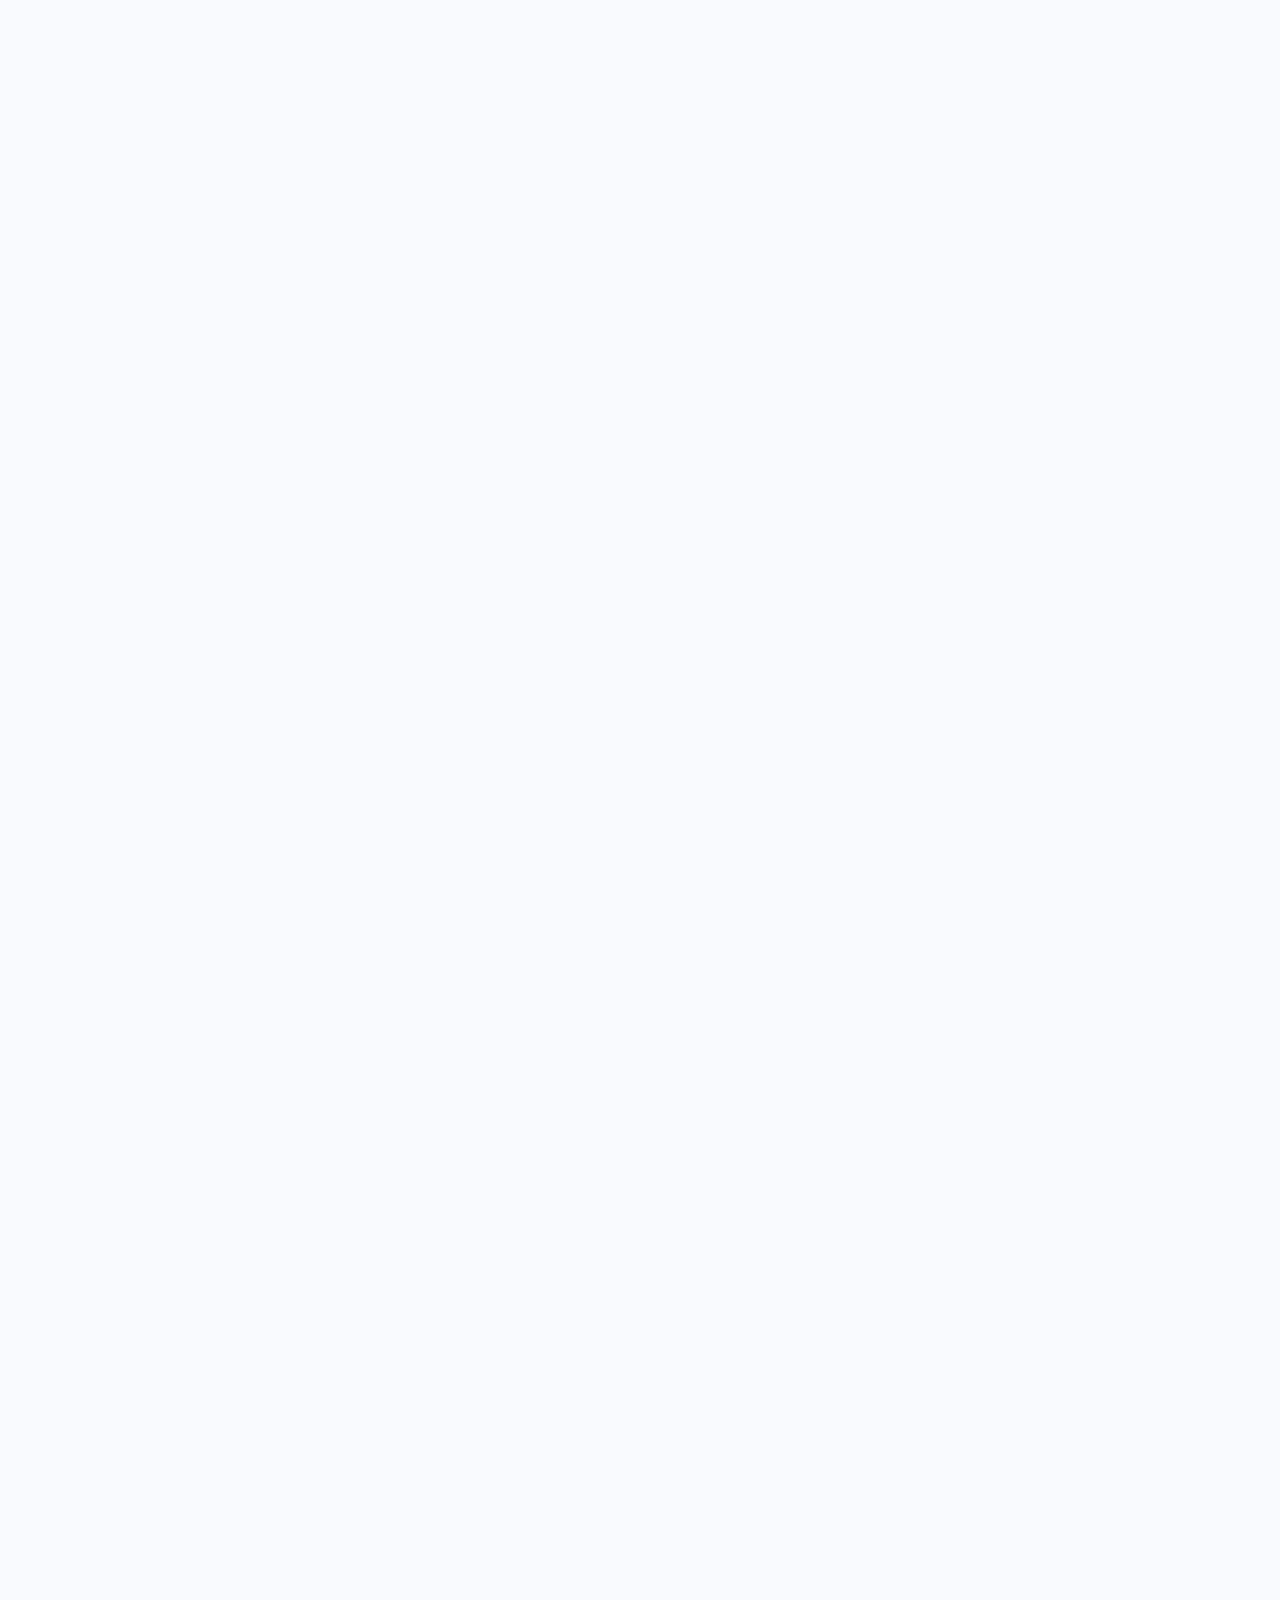
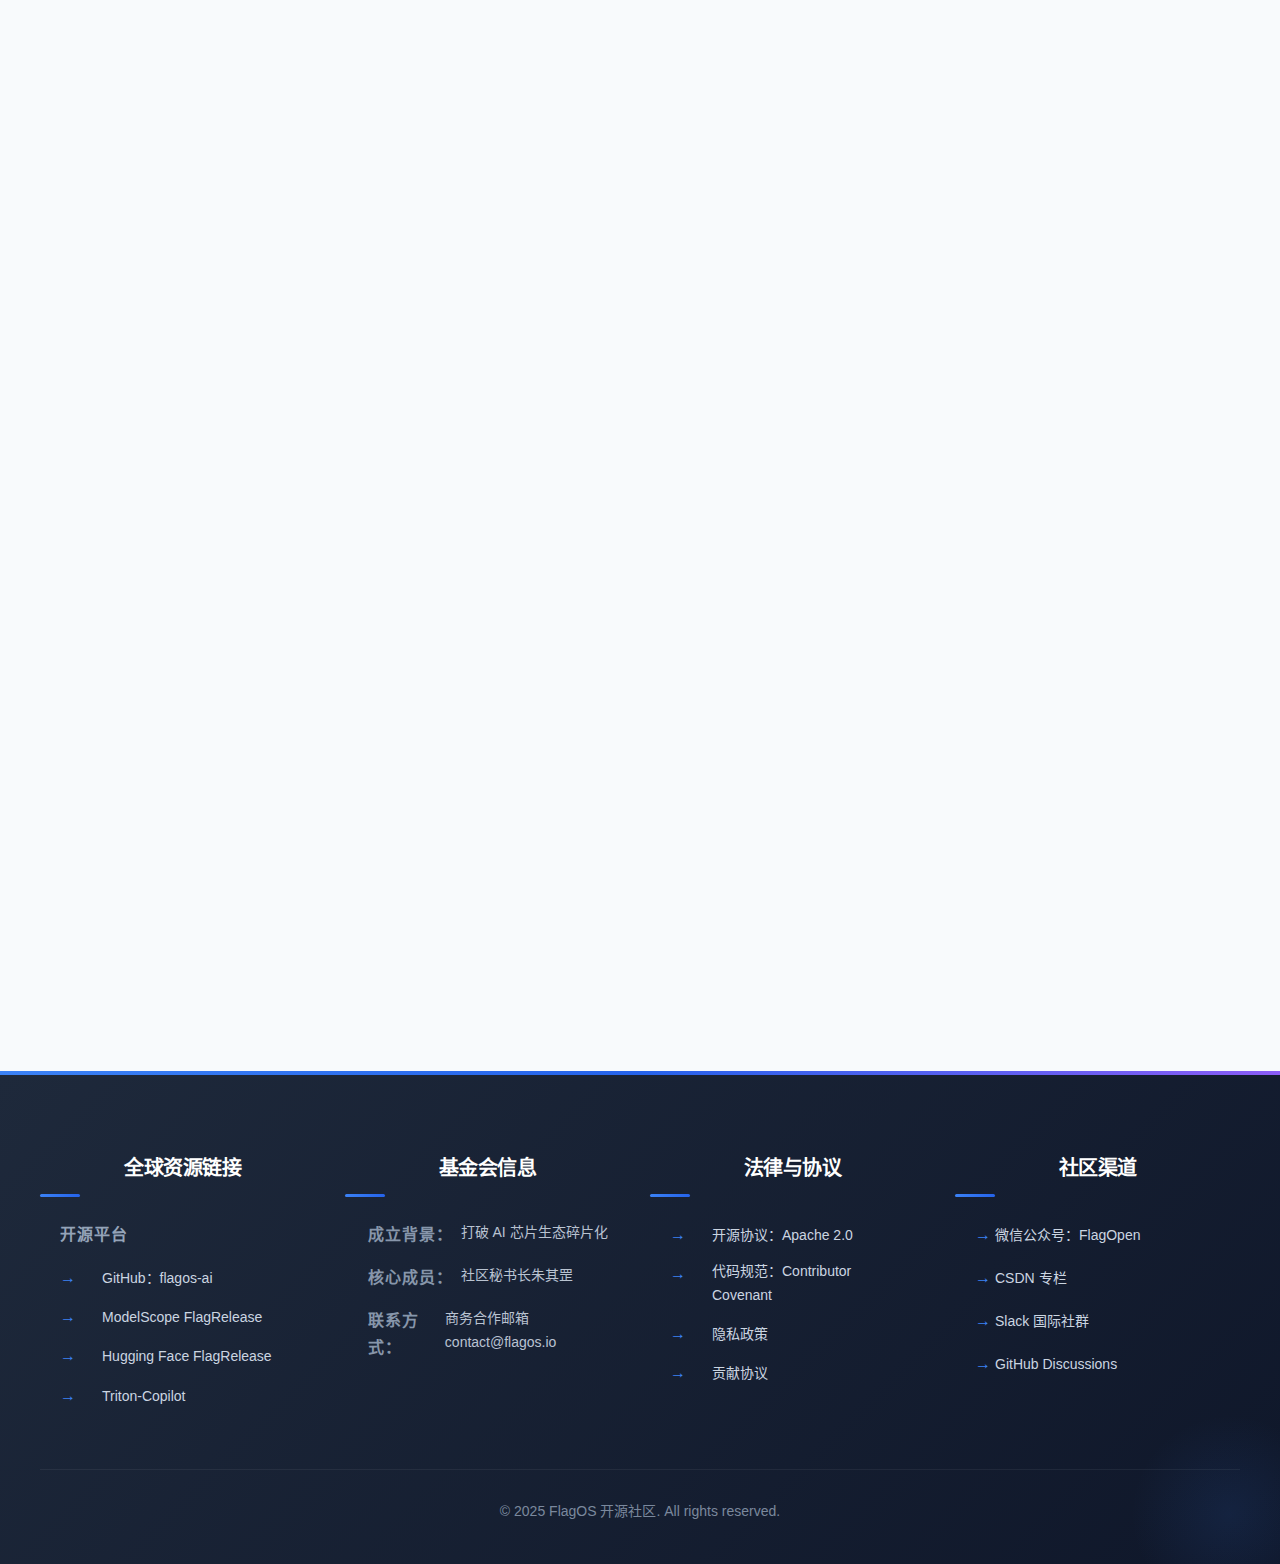
<file: components.html>
<!DOCTYPE html>
<html lang="zh-CN">
<head>
    <meta charset="UTF-8">
    <meta name="viewport" content="width=device-width, initial-scale=1.0">
    <meta name="description" content="FlagOS 核心组件 - 了解 FlagOS 的七大核心组件，包括 FlagGEMs、FlagTree、FlagScale、FlagCX、FlagPerf、FlagRelease 和 Triton-Copilot">
    <meta name="keywords" content="FlagOS, 核心组件, FlagGEMs, FlagTree, FlagScale, FlagCX, FlagPerf, FlagRelease, Triton-Copilot">
    <meta name="author" content="FlagOS 开源社区">
    <meta property="og:title" content="FlagOS 核心组件 - AI 跨芯片开源生态治理与赋能平台">
    <meta property="og:description" content="了解 FlagOS 的七大核心组件，包括 FlagGEMs、FlagTree、FlagScale、FlagCX、FlagPerf、FlagRelease 和 Triton-Copilot">
    <meta property="og:type" content="website">
    <meta property="og:url" content="https://www.flagos.net/components">
    <link rel="canonical" href="https://www.flagos.net/components">
    <title>FlagOS 核心组件 - AI 跨芯片开源生态治理与赋能平台</title>
    <link rel="stylesheet" href="css/styles.css">
    <!-- 引入图标库 -->
    <link rel="stylesheet" href="https://cdnjs.cloudflare.com/ajax/libs/font-awesome/6.4.0/css/all.min.css">
    <link rel="alternate" href="https://www.flagos.net/en/components" hreflang="en" />
    <link rel="alternate" href="https://www.flagos.net/zh/components" hreflang="zh-CN" />
    <style>
        /* 全局搜索样式 */
        .search-container {
            position: relative;
            margin: 0 16px;
        }
        
        .search-input {
            width: 200px;
            padding: 10px 40px 10px 16px;
            border: 1px solid rgba(59, 130, 246, 0.2);
            border-radius: 25px;
            background-color: rgba(255, 255, 255, 0.9);
            font-size: 14px;
            transition: all 0.3s ease;
            outline: none;
        }
        
        .search-input:focus {
            width: 250px;
            border-color: #3b82f6;
            box-shadow: 0 0 0 3px rgba(59, 130, 246, 0.1);
        }
        
        .search-btn {
            position: absolute;
            right: 10px;
            top: 50%;
            transform: translateY(-50%);
            background: none;
            border: none;
            color: #64748b;
            cursor: pointer;
            font-size: 14px;
            transition: color 0.3s ease;
        }
        
        .search-btn:hover {
            color: #3b82f6;
        }
        
        /* 暗黑模式切换样式 */
        .theme-switcher {
            position: relative;
            display: inline-block;
            width: 40px;
            height: 20px;
            margin: 0 16px;
        }
        
        .theme-switcher input {
            opacity: 0;
            width: 0;
            height: 0;
        }
        
        .theme-slider {
            position: absolute;
            cursor: pointer;
            top: 0;
            left: 0;
            right: 0;
            bottom: 0;
            background-color: #cbd5e1;
            transition: .4s;
            border-radius: 34px;
        }
        
        .theme-slider:before {
            position: absolute;
            content: "";
            height: 16px;
            width: 16px;
            left: 2px;
            bottom: 2px;
            background-color: white;
            transition: .4s;
            border-radius: 50%;
        }
        
        input:checked + .theme-slider {
            background-color: #3b82f6;
        }
        
        input:checked + .theme-slider:before {
            transform: translateX(20px);
        }
        
        /* 暗黑模式样式 */
        body.dark-mode {
            background-color: #0f172a;
            color: #f1f5f9;
        }
        
        body.dark-mode .navbar {
            background-color: rgba(15, 23, 42, 0.98);
            box-shadow: 0 4px 20px rgba(0, 0, 0, 0.2);
        }
        
        body.dark-mode .navbar .logo h1 {
            color: #3b82f6;
        }
        
        body.dark-mode .nav-menu li a {
            color: #94a3b8;
        }
        
        body.dark-mode .nav-menu li a:hover {
            color: #3b82f6;
            background-color: rgba(59, 130, 246, 0.1);
        }
        
        body.dark-mode section {
            background-color: #1e293b;
        }
        
        body.dark-mode section:nth-child(even) {
            background-color: #0f172a;
        }
        
        body.dark-mode h2, body.dark-mode h3, body.dark-mode h4 {
            color: #f8fafc;
        }
        
        body.dark-mode p, body.dark-mode li {
            color: #cbd5e1;
        }
        
        /* 移动端适配 */
        @media (max-width: 768px) {
            .search-container {
                margin: 16px 0;
                width: 100%;
            }
            
            .search-input {
                width: 100%;
            }
            
            .search-input:focus {
                width: 100%;
            }
            
            .theme-switcher {
                margin: 0 8px;
            }
        }
        
        /* 响应式导航优化 */
        @media (max-width: 1024px) {
            .nav-menu {
                gap: 16px;
            }
            
            .nav-menu li a {
                padding: 8px 12px;
                font-size: 14px;
            }
        }
    </style>
</head>
<body>
    <!-- 导航栏 -->
    <nav class="navbar">
        <div class="container">
            <div class="logo">
                <h1>FlagOS</h1>
            </div>
            <div class="nav-container">
                <ul class="nav-menu">
                    <li><a href="index.html">首页</a></li>
                    <li><a href="about.html">关于 FlagOS</a></li>
                    <li><a href="components.html" class="active">核心组件</a></li>
                    <li><a href="ecosystem.html">扩展生态</a></li>
                    <li><a href="docs.html">文档中心</a></li>
                    <li><a href="flagos-detailed-execution.html">落地执行</a></li>
                    <li><a href="models.html">模型仓库</a></li>
                    <li><a href="community.html">社区中心</a></li>
                    <li><a href="partners.html">合作伙伴</a></li>
                    <li><a href="news.html">新闻动态</a></li>
                    <li><a href="contact.html">联系我们</a></li>
                </ul>
                
                <!-- 全局搜索 -->
                <div class="search-container">
                    <input type="text" class="search-input" placeholder="搜索组件、文档、模型...">
                    <button class="search-btn"><i class="fas fa-search"></i></button>
                </div>
            </div>
            
            <div class="nav-actions">
                <!-- 暗黑模式切换 -->
                <label class="theme-switcher">
                    <input type="checkbox" id="theme-toggle">
                    <span class="theme-slider"></span>
                </label>
                
                <div class="language-switcher">
                    <a href="#" class="active">中文</a>
                    <span>/</span>
                    <a href="#">English</a>
                </div>
                
                <div class="mobile-menu-btn">
                    <span></span>
                    <span></span>
                    <span></span>
                </div>
            </div>
        </div>
    </nav>

    <!-- 侧边栏切换按钮 -->
    <button class="sidebar-toggle" id="sidebar-toggle">
        <i class="fas fa-bars"></i>
    </button>
    
    <!-- 侧边栏 -->
    <aside class="sidebar" id="sidebar">
        <div class="sidebar-header">
            <h3>页面导航</h3>
        </div>
        <ul class="sidebar-nav">
            <li><a href="#components-intro" class="active"><i class="fas fa-info-circle"></i> 组件介绍</a></li>
            <li><a href="#components-overview"><i class="fas fa-sitemap"></i> 组件结构概览</a></li>
            <li><a href="#flag-gems"><i class="fas fa-cubes"></i> FlagGEMs</a></li>
            <li><a href="#flag-tree"><i class="fas fa-code-branch"></i> FlagTree</a></li>
            <li><a href="#flag-scale"><i class="fas fa-expand-arrows-alt"></i> FlagScale</a></li>
            <li><a href="#flag-cx"><i class="fas fa-exchange-alt"></i> FlagCX</a></li>
            <li><a href="#flag-perf"><i class="fas fa-chart-line"></i> FlagPerf</a></li>
            <li><a href="#flag-release"><i class="fas fa-rocket"></i> FlagRelease</a></li>
            <li><a href="#triton-copilot"><i class="fas fa-robot"></i> Triton-Copilot</a></li>
        </ul>
    </aside>
    
    <!-- 主要内容区域 -->
    <main class="main-content">
        <section class="components-intro" id="components-intro">
            <div class="container">
                <h2>核心组件</h2>
                <p>FlagOS 由 7 大核心组件构成，形成完整的跨芯片 AI 系统软件栈，覆盖从算子库到编译器、从训练框架到通信层的全链路支持。</p>
            </div>
        </section>

        <section class="components-overview" id="components-overview">
            <div class="container">
                <h3>组件结构概览</h3>
                <div class="architecture-diagram">
                    <div class="architecture-layer">
                        <h4>应用层</h4>
                        <div class="layer-components">
                            <span>大模型应用</span>
                            <span>多模态应用</span>
                            <span>具身智能应用</span>
                        </div>
                    </div>
                    <div class="architecture-layer">
                        <h4>框架层</h4>
                        <div class="layer-components">
                            <span>FlagRelease</span>
                            <span>FlagScale</span>
                        </div>
                    </div>
                    <div class="architecture-layer">
                        <h4>编译层</h4>
                        <div class="layer-components">
                            <span>FlagTree</span>
                            <span>Triton-Copilot</span>
                        </div>
                    </div>
                    <div class="architecture-layer">
                        <h4>算子与通信层</h4>
                        <div class="layer-components">
                            <span>FlagGEMs</span>
                            <span>FlagCX</span>
                        </div>
                    </div>
                    <div class="architecture-layer">
                        <h4>芯片层</h4>
                        <div class="layer-components">
                            <span>GPU</span>
                            <span>NPU</span>
                            <span>GPGPU</span>
                            <span>DSA</span>
                        </div>
                    </div>
                </div>
                <div class="architecture-description">
                    <p><strong>技术设计：</strong>FlagOS 采用分层架构设计，通过统一的抽象层实现跨芯片兼容性。各层之间通过标准化接口通信，确保系统的可扩展性和灵活性。</p>
                    <p><strong>核心优势：</strong>统一的算子库和编译器框架，支持多种芯片架构；高效的通信层和训练框架，实现大规模分布式训练；自动生成工具降低开发门槛。</p>
                </div>
            </div>
        </section>

        <section class="component-detail" id="flag-gems">
            <div class="container">
                <h3>FlagGEMs</h3>
                <div class="component-content">
                    <div class="component-info">
                        <p>FlagGEMs 是 FlagOS 生态的核心算子库，提供高性能、跨芯片兼容的算子实现，支持多种 AI 芯片架构。</p>
                        <h4>核心特性</h4>
                        <ul>
                            <li>支持 20+ 种主流 AI 芯片架构</li>
                            <li>提供 1000+ 个优化算子</li>
                            <li>自动生成高性能算子代码</li>
                            <li>支持动态形状和静态形状优化</li>
                            <li>兼容 PyTorch 和 PaddlePaddle 框架</li>
                        </ul>
                        <h4>支持的算子类型</h4>
                        <div class="chip-support">
                            <span>矩阵乘法</span>
                            <span>卷积操作</span>
                            <span>注意力机制</span>
                            <span>激活函数</span>
                            <span>归一化层</span>
                            <span>池化层</span>
                            <span>元素级操作</span>
                            <span>张量操作</span>
                        </div>
                        <h4>性能数据</h4>
                        <div class="performance-data">
                            <div class="performance-item">
                                <h5>矩阵乘法</h5>
                                <p>98% <br>硬件峰值利用率</p>
                            </div>
                            <div class="performance-item">
                                <h5>卷积操作</h5>
                                <p>95% <br>硬件峰值利用率</p>
                            </div>
                            <div class="performance-item">
                                <h5>注意力机制</h5>
                                <p>92% <br>硬件峰值利用率</p>
                            </div>
                        </div>
                    </div>
                    <div class="component-actions">
                        <div class="quick-start">
                            <h4>快速开始</h4>
                            <pre><code># 安装 FlagGEMs
pip install flaggems</code></pre>
                        </div>
                        <div class="component-links">
                            <a href="https://github.com/flagos-ai/flaggems" target="_blank" class="btn btn-primary">查看源码</a>
                            <a href="docs.html" class="btn btn-outline">技术文档</a>
                            <a href="https://triton-copilot.baai.ac.cn/" target="_blank" class="btn btn-outline">在线试用</a>
                        </div>
                    </div>
                </div>
            </div>
        </section>

        <section class="component-detail" id="flag-tree">
            <div class="container">
                <h3>FlagTree</h3>
                <div class="component-content">
                    <div class="component-info">
                        <p>FlagTree 是统一的编译器框架，实现不同芯片架构的代码自动编译和优化，支持从高层 IR 到底层机器码的全链路编译。</p>
                        <h4>核心特性</h4>
                        <ul>
                            <li>基于 MLIR 架构的统一编译框架</li>
                            <li>支持多种 AI 芯片后端</li>
                            <li>自动算子融合和优化</li>
                            <li>动态形状支持</li>
                            <li>可扩展的优化 pass 系统</li>
                        </ul>
                        <h4>支持的芯片架构</h4>
                        <div class="chip-support">
                            <span>NVIDIA GPU</span>
                            <span>华为昇腾</span>
                            <span>寒武纪</span>
                            <span>海光 DCU</span>
                            <span>摩尔线程</span>
                            <span>Graphcore</span>
                            <span>ARM Mali</span>
                            <span>RISC-V AI</span>
                        </div>
                        <h4>编译流程</h4>
                        <ol>
                            <li>高层 IR 生成</li>
                            <li>算子融合和优化</li>
                            <li>目标芯片后端代码生成</li>
                            <li>性能调优和调度</li>
                            <li>机器码生成</li>
                        </ol>
                    </div>
                    <div class="component-actions">
                        <div class="quick-start">
                            <h4>快速开始</h4>
                            <pre><code># 安装 FlagTree
pip install flagtree</code></pre>
                        </div>
                        <div class="component-links">
                            <a href="https://github.com/flagos-ai/flagtree" target="_blank" class="btn btn-primary">查看源码</a>
                            <a href="docs.html" class="btn btn-outline">技术文档</a>
                            <a href="https://triton-copilot.baai.ac.cn/" target="_blank" class="btn btn-outline">在线试用</a>
                        </div>
                    </div>
                </div>
            </div>
        </section>

        <section class="component-detail" id="flag-scale">
            <div class="container">
                <h3>FlagScale</h3>
                <div class="component-content">
                    <div class="component-info">
                        <p>FlagScale 是训练推理并行框架，支持大规模分布式训练和推理，实现高效的模型并行和数据并行。</p>
                        <h4>核心特性</h4>
                        <ul>
                            <li>支持数据并行、模型并行、流水线并行</li>
                            <li>自动并行策略搜索</li>
                            <li>高效的通信优化</li>
                            <li>支持万亿参数模型训练</li>
                            <li>兼容主流训练框架</li>
                        </ul>
                        <h4>支持的并行策略</h4>
                        <div class="chip-support">
                            <span>数据并行</span>
                            <span>张量并行</span>
                            <span>流水线并行</span>
                            <span>序列并行</span>
                            <span>混合并行</span>
                        </div>
                        <h4>性能优势</h4>
                        <div class="performance-data">
                            <div class="performance-item">
                                <h5>通信效率</h5>
                                <p>95% <br>通信带宽利用率</p>
                            </div>
                            <div class="performance-item">
                                <h5>扩展效率</h5>
                                <p>90% <br>线性扩展</p>
                            </div>
                            <div class="performance-item">
                                <h5>内存优化</h5>
                                <p>60% <br>内存节省</p>
                            </div>
                        </div>
                    </div>
                    <div class="component-actions">
                        <div class="quick-start">
                            <h4>快速开始</h4>
                            <pre><code># 安装 FlagScale
pip install flagscale</code></pre>
                        </div>
                        <div class="component-links">
                            <a href="https://github.com/flagos-ai/flagscale" target="_blank" class="btn btn-primary">查看源码</a>
                            <a href="docs.html" class="btn btn-outline">技术文档</a>
                            <a href="https://triton-copilot.baai.ac.cn/" target="_blank" class="btn btn-outline">在线试用</a>
                        </div>
                    </div>
                </div>
            </div>
        </section>

        <section class="component-detail" id="flag-cx">
            <div class="container">
                <h3>FlagCX</h3>
                <div class="component-content">
                    <div class="component-info">
                        <p>FlagCX 是统一通信库，实现不同芯片间的高效通信和协同计算，支持多种通信协议和拓扑结构。</p>
                        <h4>核心特性</h4>
                        <ul>
                            <li>支持多种通信协议（NCCL、RCcl、MPI）</li>
                            <li>自动拓扑感知优化</li>
                            <li>支持异构集群通信</li>
                            <li>高效的集合通信实现</li>
                            <li>容错机制和健康检查</li>
                        </ul>
                        <h4>支持的通信模式</h4>
                        <div class="chip-support">
                            <span>点对点通信</span>
                            <span>广播通信</span>
                            <span>规约通信</span>
                            <span>聚合通信</span>
                            <span>all-to-all 通信</span>
                        </div>
                        <h4>性能优势</h4>
                        <div class="performance-data">
                            <div class="performance-item">
                                <h5>带宽利用率</h5>
                                <p>98% <br>理论带宽</p>
                            </div>
                            <div class="performance-item">
                                <h5>延迟优化</h5>
                                <p>50% <br>延迟降低</p>
                            </div>
                            <div class="performance-item">
                                <h5>扩展性</h5>
                                <p>1000+ <br>节点扩展</p>
                            </div>
                        </div>
                    </div>
                    <div class="component-actions">
                        <div class="quick-start">
                            <h4>快速开始</h4>
                            <pre><code># 安装 FlagCX
pip install flagcx</code></pre>
                        </div>
                        <div class="component-links">
                            <a href="https://github.com/flagos-ai/flagcx" target="_blank" class="btn btn-primary">查看源码</a>
                            <a href="docs.html" class="btn btn-outline">技术文档</a>
                            <a href="https://triton-copilot.baai.ac.cn/" target="_blank" class="btn btn-outline">在线试用</a>
                        </div>
                    </div>
                </div>
            </div>
        </section>

        <section class="component-detail" id="flag-perf">
            <div class="container">
                <h3>FlagPerf</h3>
                <div class="component-content">
                    <div class="component-info">
                        <p>FlagPerf 是多芯片评测工具，提供公平、客观的 AI 芯片性能评测，支持多种模型和任务类型。</p>
                        <h4>核心特性</h4>
                        <ul>
                            <li>支持 50+ 种主流 AI 模型</li>
                            <li>提供标准化评测流程</li>
                            <li>自动生成评测报告</li>
                            <li>支持多种评测指标</li>
                            <li>开放的评测框架</li>
                        </ul>
                        <h4>支持的评测场景</h4>
                        <div class="chip-support">
                            <span>大模型推理</span>
                            <span>大模型训练</span>
                            <span>计算机视觉</span>
                            <span>自然语言处理</span>
                            <span>多模态任务</span>
                        </div>
                        <h4>评测指标</h4>
                        <div class="evaluation-scenarios">
                            <span>吞吐量 (Tokens/s)</span>
                            <span>延迟 (ms)</span>
                            <span>能效比 (Tokens/Watt)</span>
                            <span>内存使用 (GB)</span>
                            <span>扩展性</span>
                        </div>
                    </div>
                    <div class="component-actions">
                        <div class="quick-start">
                            <h4>快速开始</h4>
                            <pre><code># 安装 FlagPerf
pip install flagperf</code></pre>
                        </div>
                        <div class="component-links">
                            <a href="https://github.com/flagos-ai/flagperf" target="_blank" class="btn btn-primary">查看源码</a>
                            <a href="docs.html" class="btn btn-outline">技术文档</a>
                            <a href="https://triton-copilot.baai.ac.cn/" target="_blank" class="btn btn-outline">在线试用</a>
                        </div>
                    </div>
                </div>
            </div>
        </section>

        <section class="component-detail" id="flag-release">
            <div class="container">
                <h3>FlagRelease</h3>
                <div class="component-content">
                    <div class="component-info">
                        <p>FlagRelease 是自动迁移和发版工具，实现模型在不同芯片间的快速迁移和部署，支持一键式模型优化和发布。</p>
                        <h4>核心特性</h4>
                        <ul>
                            <li>支持 100+ 种主流模型</li>
                            <li>自动模型转换和优化</li>
                            <li>一键式发版流程</li>
                            <li>支持多种部署平台</li>
                            <li>自动性能调优</li>
                        </ul>
                        <h4>支持的模型类型</h4>
                        <div class="model-support">
                            <div class="model-category">
                                <h5>语言大模型</h5>
                                <span>GPT 系列</span>
                                <span>Llama 系列</span>
                                <span>Qwen 系列</span>
                                <span>GLM 系列</span>
                                <span>DeepSeek</span>
                            </div>
                            <div class="model-category">
                                <h5>多模态模型</h5>
                                <span>Llava 系列</span>
                                <span>Qwen-VL</span>
                                <span>GPT-4V</span>
                                <span>GLM-4V</span>
                            </div>
                            <div class="model-category">
                                <h5>视觉模型</h5>
                                <span>ResNet 系列</span>
                                <span>ViT 系列</span>
                                <span>YOLO 系列</span>
                                <span>Stable Diffusion</span>
                            </div>
                        </div>
                    </div>
                    <div class="component-actions">
                        <div class="quick-start">
                            <h4>快速开始</h4>
                            <pre><code># 安装 FlagRelease
pip install flagrelease</code></pre>
                        </div>
                        <div class="component-links">
                            <a href="https://github.com/flagos-ai/flagrelease" target="_blank" class="btn btn-primary">查看源码</a>
                            <a href="docs.html" class="btn btn-outline">技术文档</a>
                            <a href="https://triton-copilot.baai.ac.cn/" target="_blank" class="btn btn-outline">在线试用</a>
                        </div>
                    </div>
                </div>
            </div>
        </section>

        <section class="component-detail" id="triton-copilot">
            <div class="container">
                <h3>Triton-Copilot</h3>
                <div class="component-content">
                    <div class="component-info">
                        <p>Triton-Copilot 是基于 AI 的算子自动生成工具，通过自然语言描述快速生成高性能算子代码，支持多种芯片架构。</p>
                        <h4>核心特性</h4>
                        <ul>
                            <li>基于大语言模型的算子生成</li>
                            <li>支持自然语言描述算子需求</li>
                            <li>自动性能优化和调优</li>
                            <li>支持多种芯片架构</li>
                            <li>可视化算子设计界面</li>
                        </ul>
                        <h4>支持的芯片架构</h4>
                        <div class="chip-support">
                            <span>NVIDIA GPU</span>
                            <span>华为昇腾</span>
                            <span>寒武纪</span>
                            <span>海光 DCU</span>
                            <span>摩尔线程</span>
                            <span>Graphcore</span>
                        </div>
                        <h4>工作流程</h4>
                        <ol>
                            <li>用户输入算子需求（自然语言或代码）</li>
                            <li>Triton-Copilot 生成初始算子代码</li>
                            <li>自动性能优化和调优</li>
                            <li>验证和测试</li>
                            <li>生成最终算子代码</li>
                        </ol>
                    </div>
                    <div class="component-actions">
                        <div class="quick-start">
                            <h4>快速开始</h4>
                            <pre><code># 访问在线 Demo
https://triton-copilot.baai.ac.cn/</code></pre>
                        </div>
                        <div class="component-links">
                            <a href="https://github.com/flagos-ai/triton-copilot" target="_blank" class="btn btn-primary">查看源码</a>
                            <a href="docs.html" class="btn btn-outline">技术文档</a>
                            <a href="https://triton-copilot.baai.ac.cn/" target="_blank" class="btn btn-primary">在线试用</a>
                        </div>
                    </div>
                </div>
            </div>
        </section>
    </main>

    <!-- 页脚 -->
    <footer class="footer">
        <div class="container">
            <div class="footer-content">
                <div class="footer-section">
                    <h4>全球资源链接</h4>
                    <div class="resources-links">
                        <div class="link-category">
                            <h5>开源平台</h5>
                            <ul>
                                <li><a href="https://github.com/flagos-ai" target="_blank">GitHub：flagos-ai</a></li>
                                <li><a href="#" target="_blank">ModelScope FlagRelease</a></li>
                                <li><a href="#" target="_blank">Hugging Face FlagRelease</a></li>
                                <li><a href="https://triton-copilot.baai.ac.cn/" target="_blank">Triton-Copilot</a></li>
                            </ul>
                        </div>
                    </div>
                </div>
                <div class="footer-section">
                    <h4>基金会信息</h4>
                    <div class="foundation-info">
                        <p><strong>成立背景：</strong>打破 AI 芯片生态碎片化</p>
                        <p><strong>核心成员：</strong>社区秘书长朱其罡</p>
                        <p><strong>联系方式：</strong>商务合作邮箱 contact@flagos.io</p>
                    </div>
                </div>
                <div class="footer-section">
                    <h4>法律与协议</h4>
                    <div class="legal-links">
                        <ul>
                            <li><a href="#">开源协议：Apache 2.0</a></li>
                            <li><a href="#">代码规范：Contributor Covenant</a></li>
                            <li><a href="#">隐私政策</a></li>
                            <li><a href="#">贡献协议</a></li>
                        </ul>
                    </div>
                </div>
                <div class="footer-section">
                    <h4>社区渠道</h4>
                    <div class="community-links">
                        <ul>
                            <li><a href="#">微信公众号：FlagOpen</a></li>
                            <li><a href="#">CSDN 专栏</a></li>
                            <li><a href="#" target="_blank">Slack 国际社群</a></li>
                            <li><a href="https://github.com/flagos-ai/discussions" target="_blank">GitHub Discussions</a></li>
                        </ul>
                    </div>
                </div>
            </div>
            <div class="footer-bottom">
                <p>&copy; 2025 FlagOS 开源社区. All rights reserved.</p>
            </div>
        </div>
    </footer>

    <!-- JavaScript -->
    <script src="js/script.js"></script>
    
    <!-- 主题切换脚本 -->
    <script>
        // 暗黑模式切换
        const themeToggle = document.getElementById('theme-toggle');
        
        // 检查本地存储中的主题偏好
        if (localStorage.getItem('theme') === 'dark' || 
            (!localStorage.getItem('theme') && window.matchMedia('(prefers-color-scheme: dark)').matches)) {
            document.body.classList.add('dark-mode');
            themeToggle.checked = true;
        }
        
        // 切换主题
        themeToggle.addEventListener('change', () => {
            document.body.classList.toggle('dark-mode');
            if (document.body.classList.contains('dark-mode')) {
                localStorage.setItem('theme', 'dark');
            } else {
                localStorage.setItem('theme', 'light');
            }
        });
        
        // 搜索功能
        const searchInput = document.querySelector('.search-input');
        const searchBtn = document.querySelector('.search-btn');
        
        searchBtn.addEventListener('click', () => {
            performSearch();
        });
        
        searchInput.addEventListener('keypress', (e) => {
            if (e.key === 'Enter') {
                performSearch();
            }
        });
        
        function performSearch() {
            const query = searchInput.value.trim();
            if (query) {
                console.log('搜索:', query);
                // 这里可以添加实际的搜索逻辑
                alert(`搜索 "${query}"，搜索功能开发中...`);
            }
        }
        
        // 侧边栏切换功能
        const sidebarToggle = document.getElementById('sidebar-toggle');
        const sidebar = document.getElementById('sidebar');
        
        // 移除自动添加的类，让CSS hover效果控制侧边栏
        document.body.classList.remove('sidebar-expanded');
        document.body.classList.remove('sidebar-collapsed');
        
        // 切换侧边栏
        sidebarToggle.addEventListener('click', () => {
            document.body.classList.toggle('sidebar-expanded');
            document.body.classList.toggle('sidebar-collapsed');
            
            // 保存侧边栏状态到本地存储
            if (document.body.classList.contains('sidebar-expanded')) {
                localStorage.setItem('sidebar', 'expanded');
            } else {
                localStorage.setItem('sidebar', 'collapsed');
            }
        });
        
        // 根据当前页面设置侧边栏激活状态
        const currentPage = window.location.pathname.split('/').pop() || 'index.html';
        const sidebarLinks = document.querySelectorAll('.sidebar-nav li a');
        
        sidebarLinks.forEach(link => {
            const linkPage = link.getAttribute('href');
            if (linkPage === currentPage) {
                link.classList.add('active');
            }
        });
    </script>
</body>
</html>
</file>
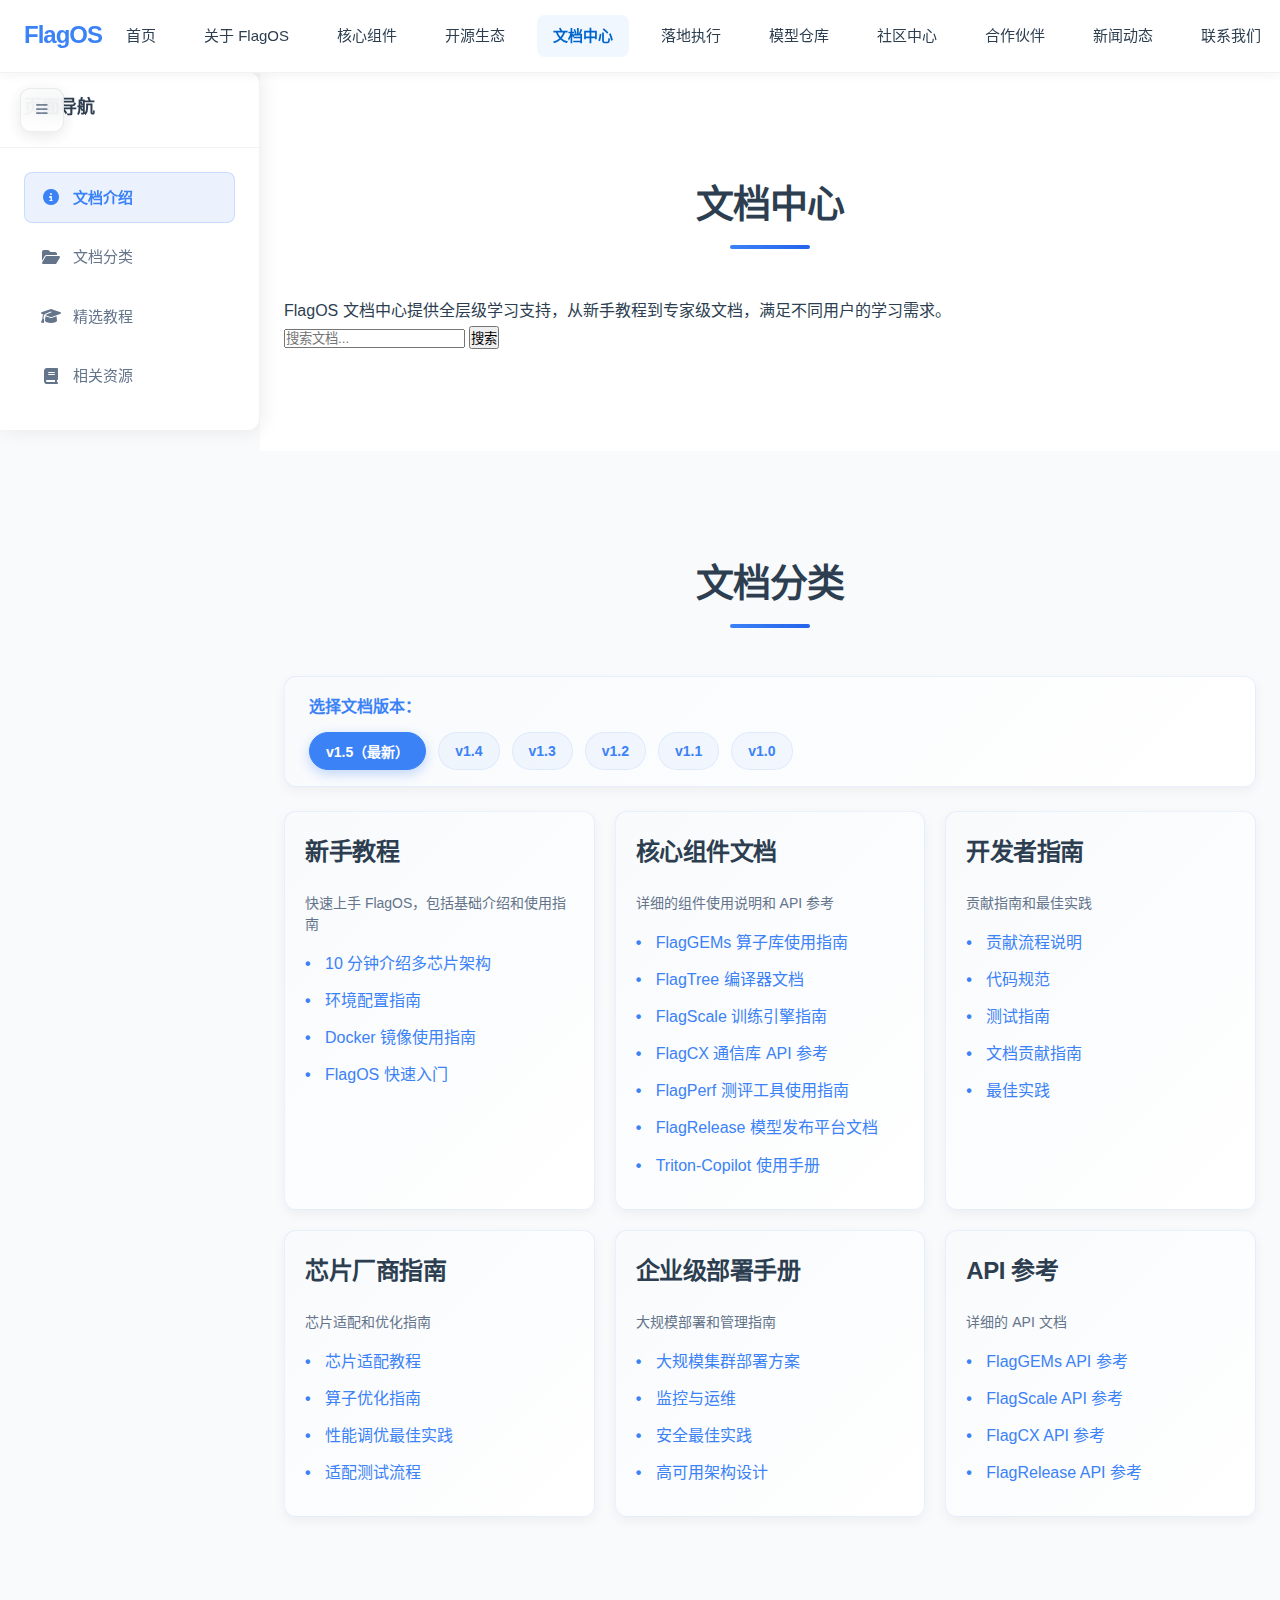
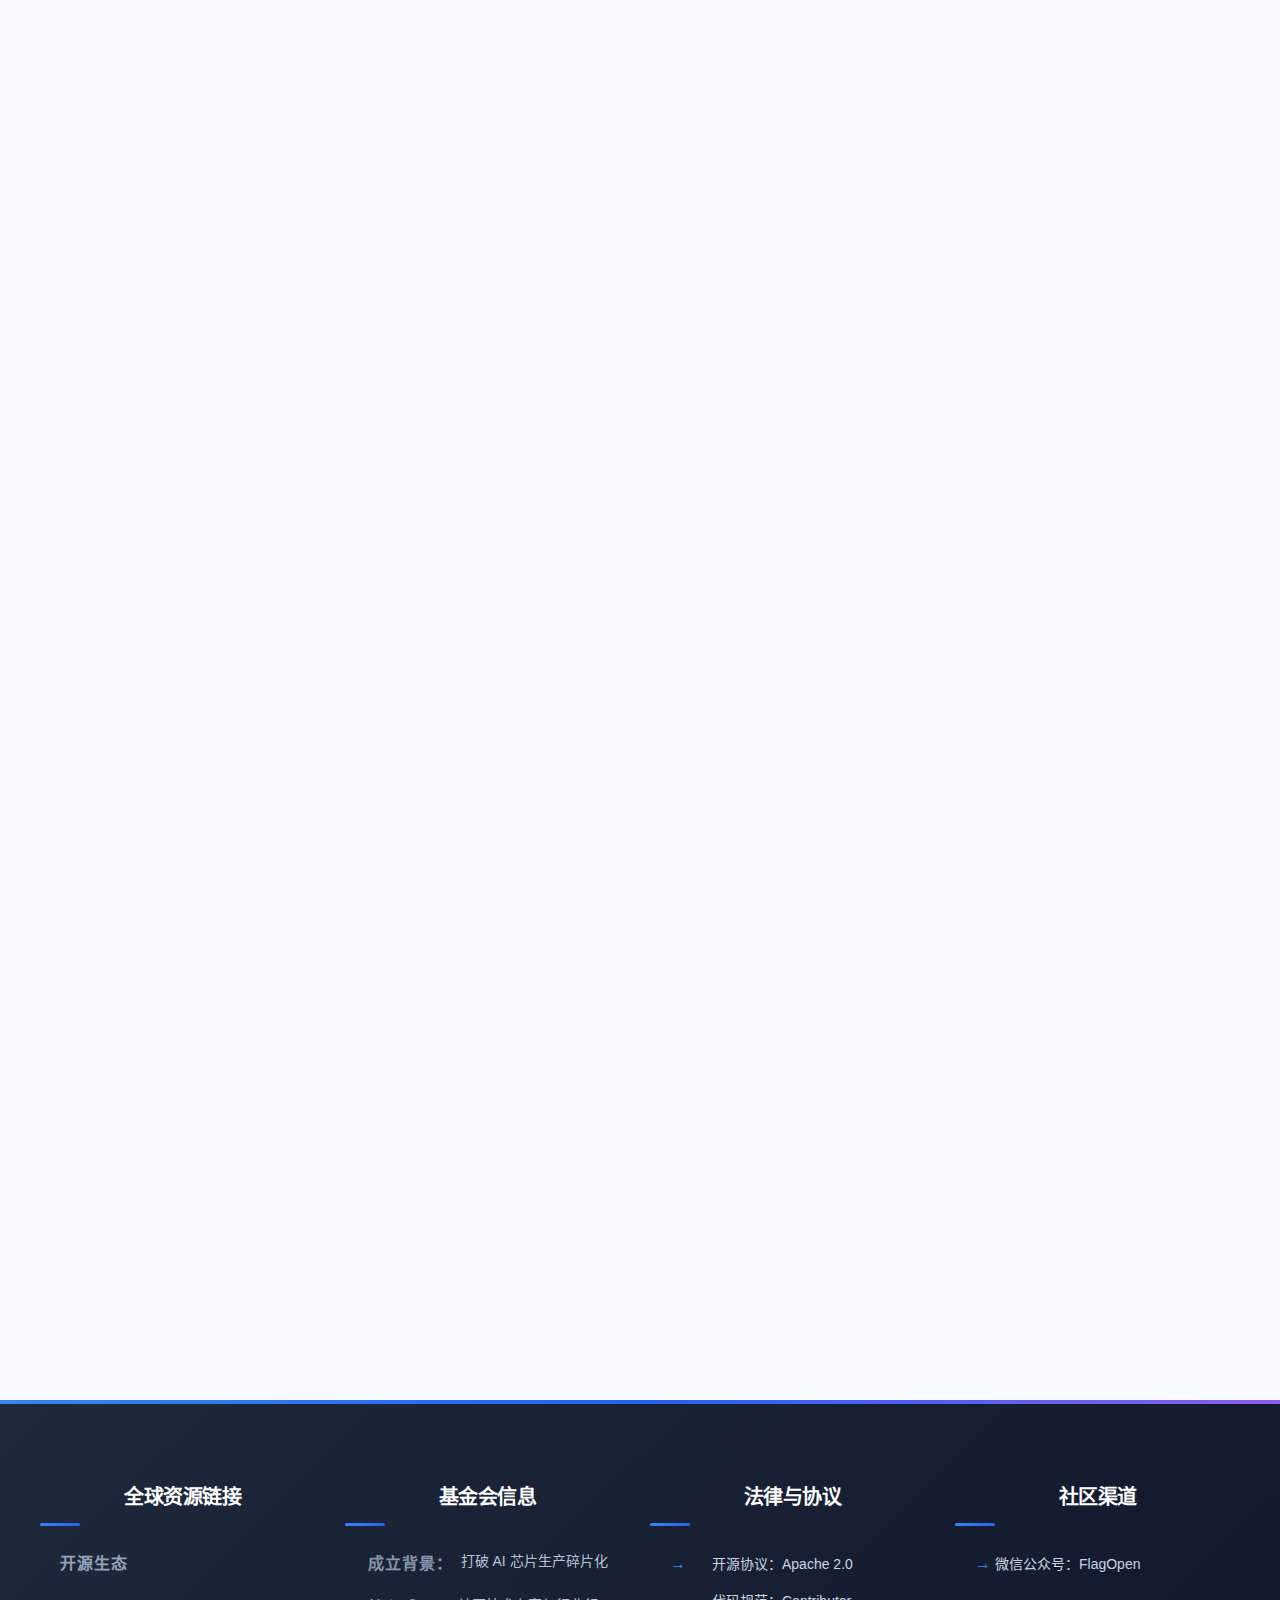
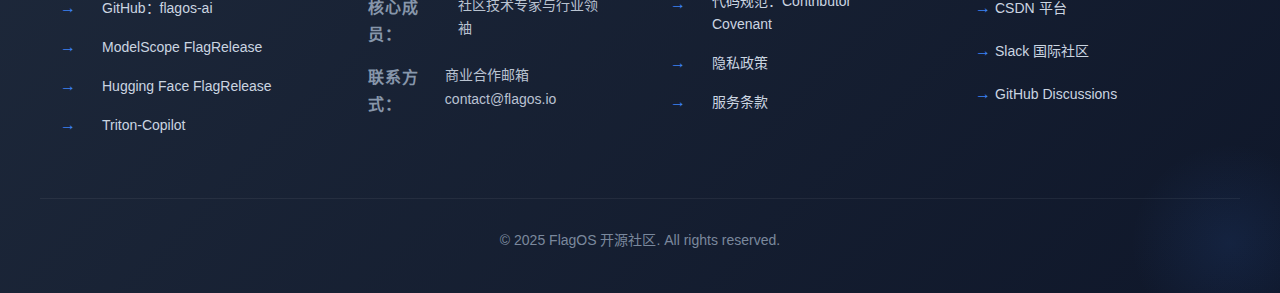
<file: docs.html>
<!DOCTYPE html>
<html lang="zh-CN">
<head>
    <meta charset="UTF-8">
    <meta name="viewport" content="width=device-width, initial-scale=1.0">
    <meta name="description" content="FlagOS 文档中心 - 提供 FlagOS 项目的详细文档，包括新手教程、核心组件文档、开发者指南、芯片厂商指南和企业级部署手册">
    <meta name="keywords" content="FlagOS, 文档中心, 新手教程, 核心组件文档, 开发者指南, 芯片厂商指南, 企业级部署手册">
    <meta name="author" content="FlagOS 开源社区">
    <meta property="og:title" content="FlagOS 文档中心 - AI 多芯片开源生态管理与性能平台">
    <meta property="og:description" content="提供 FlagOS 项目的详细文档，包括新手教程、核心组件文档、开发者指南、芯片厂商指南和企业级部署手册">
    <meta property="og:type" content="website">
    <meta property="og:url" content="https://www.flagos.net/docs">
    <link rel="canonical" href="https://www.flagos.net/docs">
    <title>FlagOS 文档中心 - AI 多芯片开源生态管理与性能平台</title>
    <link rel="stylesheet" href="css/styles.css">
    <!-- 引入图标库 -->
    <link rel="stylesheet" href="https://cdnjs.cloudflare.com/ajax/libs/font-awesome/6.4.0/css/all.min.css">
    <link rel="alternate" href="https://www.flagos.net/en/docs" hreflang="en" />
    <link rel="alternate" href="https://www.flagos.net/zh/docs" hreflang="zh-CN" />
    <style>
        /* 全局搜索样式 */
        .search-container {
            position: relative;
            margin: 0 16px;
        }
        
        .search-input {
            width: 200px;
            padding: 10px 40px 10px 16px;
            border: 1px solid rgba(59, 130, 246, 0.2);
            border-radius: 25px;
            background-color: rgba(255, 255, 255, 0.9);
            font-size: 14px;
            transition: all 0.3s ease;
            outline: none;
        }
        
        .search-input:focus {
            width: 250px;
            border-color: #3b82f6;
            box-shadow: 0 0 0 3px rgba(59, 130, 246, 0.1);
        }
        
        .search-btn {
            position: absolute;
            right: 10px;
            top: 50%;
            transform: translateY(-50%);
            background: none;
            border: none;
            color: #64748b;
            cursor: pointer;
            font-size: 14px;
            transition: color 0.3s ease;
        }
        
        .search-btn:hover {
            color: #3b82f6;
        }
        
        /* 暗黑模式切换样式 */
        .theme-switcher {
            position: relative;
            display: inline-block;
            width: 40px;
            height: 20px;
            margin: 0 16px;
        }
        
        .theme-switcher input {
            opacity: 0;
            width: 0;
            height: 0;
        }
        
        .theme-slider {
            position: absolute;
            cursor: pointer;
            top: 0;
            left: 0;
            right: 0;
            bottom: 0;
            background-color: #cbd5e1;
            transition: .4s;
            border-radius: 34px;
        }
        
        .theme-slider:before {
            position: absolute;
            content: "";
            height: 16px;
            width: 16px;
            left: 2px;
            bottom: 2px;
            background-color: white;
            transition: .4s;
            border-radius: 50%;
        }
        
        input:checked + .theme-slider {
            background-color: #3b82f6;
        }
        
        input:checked + .theme-slider:before {
            transform: translateX(20px);
        }
        
        /* 暗黑模式样式 */
        body.dark-mode {
            background-color: #0f172a;
            color: #f1f5f9;
        }
        
        body.dark-mode .navbar {
            background-color: rgba(15, 23, 42, 0.98);
            box-shadow: 0 4px 20px rgba(0, 0, 0, 0.2);
        }
        
        body.dark-mode .navbar .logo h1 {
            color: #3b82f6;
        }
        
        body.dark-mode .nav-menu li a {
            color: #94a3b8;
        }
        
        body.dark-mode .nav-menu li a:hover {
            color: #3b82f6;
            background-color: rgba(59, 130, 246, 0.1);
        }
        
        body.dark-mode section {
            background-color: #1e293b;
        }
        
        body.dark-mode section:nth-child(even) {
            background-color: #0f172a;
        }
        
        body.dark-mode h2, body.dark-mode h3, body.dark-mode h4 {
            color: #f8fafc;
        }
        
        body.dark-mode p, body.dark-mode li {
            color: #cbd5e1;
        }
        
        /* 移动设备适配 */
        @media (max-width: 768px) {
            .search-container {
                margin: 16px 0;
                width: 100%;
            }
            
            .search-input {
                width: 100%;
            }
            
            .search-input:focus {
                width: 100%;
            }
            
            .theme-switcher {
                margin: 0 8px;
            }
        }
        
        /* 响应式导航栏调整 */
        @media (max-width: 1024px) {
            .nav-menu {
                gap: 16px;
            }
            
            .nav-menu li a {
                padding: 8px 12px;
                font-size: 14px;
            }
        }
    </style>
</head>
<body>
    <!-- 导航栏 -->
    <nav class="navbar">
        <div class="container">
            <div class="logo">
                <h1>FlagOS</h1>
            </div>
            <div class="nav-container">
                <ul class="nav-menu">
                    <li><a href="index.html">首页</a></li>
                    <li><a href="about.html">关于 FlagOS</a></li>
                    <li><a href="components.html">核心组件</a></li>
                    <li><a href="ecosystem.html">开源生态</a></li>
                    <li><a href="docs.html" class="active">文档中心</a></li>
                    <li><a href="flagos-detailed-execution.html">落地执行</a></li>
                    <li><a href="models.html">模型仓库</a></li>
                    <li><a href="community.html">社区中心</a></li>
                    <li><a href="partners.html">合作伙伴</a></li>
                    <li><a href="news.html">新闻动态</a></li>
                    <li><a href="contact.html">联系我们</a></li>
                </ul>
                
                <!-- 全球搜索 -->
                <div class="search-container">
                    <input type="text" class="search-input" placeholder="搜索组件、文档、模型..">
                    <button class="search-btn"><i class="fas fa-search"></i></button>
                </div>
            </div>
            
            <div class="nav-actions">
                <!-- 暗黑模式切换 -->
                <label class="theme-switcher">
                    <input type="checkbox" id="theme-toggle">
                    <span class="theme-slider"></span>
                </label>
                
                <div class="language-switcher">
                    <a href="#" class="active">中文</a>
                    <span>/</span>
                    <a href="#">English</a>
                </div>
                
                <div class="mobile-menu-btn">
                    <span></span>
                    <span></span>
                    <span></span>
                </div>
            </div>
        </div>
    </nav>
    <!-- 侧边栏切换按钮 -->
    <button class="sidebar-toggle" id="sidebar-toggle">
        <i class="fas fa-bars"></i>
    </button>
    
    <!-- 侧边栏 -->
    <aside class="sidebar" id="sidebar">
        <div class="sidebar-header">
            <h3>页面导航</h3>
        </div>
        <ul class="sidebar-nav">
            <li><a href="#docs-intro" class="active"><i class="fas fa-info-circle"></i> 文档介绍</a></li>
            <li><a href="#docs-overview"><i class="fas fa-folder-open"></i> 文档分类</a></li>
            <li><a href="#tutorials-highlights"><i class="fas fa-graduation-cap"></i> 精选教程</a></li>
            <li><a href="#docs-resources"><i class="fas fa-book"></i> 相关资源</a></li>
        </ul>
    </aside>
    <!-- 主要内容区域 -->
    <main class="main-content">
        <section class="docs-intro" id="docs-intro">
            <div class="container">
                <h2>文档中心</h2>
                <p>FlagOS 文档中心提供全层级学习支持，从新手教程到专家级文档，满足不同用户的学习需求。</p>
                <div class="docs-search">
                    <input type="text" placeholder="搜索文档...">
                    <button type="submit">搜索</button>
                </div>
            </div>
        </section>

        <section class="docs-overview" id="docs-overview">
            <div class="container">
                <div class="docs-header">
                    <h3>文档分类</h3>
                    <div class="docs-versions-selector">
                        <p>选择文档版本：</p>
                        <div class="versions-list">
                            <button class="version-btn active">v1.5（最新）</button>
                            <button class="version-btn">v1.4</button>
                            <button class="version-btn">v1.3</button>
                            <button class="version-btn">v1.2</button>
                            <button class="version-btn">v1.1</button>
                            <button class="version-btn">v1.0</button>
                        </div>
                    </div>
                </div>
                <div class="docs-grid">
                    <div class="doc-category">
                        <h4>新手教程</h4>
                        <p>快速上手 FlagOS，包括基础介绍和使用指南</p>
                        <ul>
                            <li><a href="#">10 分钟介绍多芯片架构</a></li>
                            <li><a href="#">环境配置指南</a></li>
                            <li><a href="#">Docker 镜像使用指南</a></li>
                            <li><a href="#">FlagOS 快速入门</a></li>
                        </ul>
                    </div>
                    <div class="doc-category">
                        <h4>核心组件文档</h4>
                        <p>详细的组件使用说明和 API 参考</p>
                        <ul>
                            <li><a href="#">FlagGEMs 算子库使用指南</a></li>
                            <li><a href="#">FlagTree 编译器文档</a></li>
                            <li><a href="#">FlagScale 训练引擎指南</a></li>
                            <li><a href="#">FlagCX 通信库 API 参考</a></li>
                            <li><a href="#">FlagPerf 测评工具使用指南</a></li>
                            <li><a href="#">FlagRelease 模型发布平台文档</a></li>
                            <li><a href="#">Triton-Copilot 使用手册</a></li>
                        </ul>
                    </div>
                    <div class="doc-category">
                        <h4>开发者指南</h4>
                        <p>贡献指南和最佳实践</p>
                        <ul>
                            <li><a href="#">贡献流程说明</a></li>
                            <li><a href="#">代码规范</a></li>
                            <li><a href="#">测试指南</a></li>
                            <li><a href="#">文档贡献指南</a></li>
                            <li><a href="#">最佳实践</a></li>
                        </ul>
                    </div>
                    <div class="doc-category">
                        <h4>芯片厂商指南</h4>
                        <p>芯片适配和优化指南</p>
                        <ul>
                            <li><a href="#">芯片适配教程</a></li>
                            <li><a href="#">算子优化指南</a></li>
                            <li><a href="#">性能调优最佳实践</a></li>
                            <li><a href="#">适配测试流程</a></li>
                        </ul>
                    </div>
                    <div class="doc-category">
                        <h4>企业级部署手册</h4>
                        <p>大规模部署和管理指南</p>
                        <ul>
                            <li><a href="#">大规模集群部署方案</a></li>
                            <li><a href="#">监控与运维</a></li>
                            <li><a href="#">安全最佳实践</a></li>
                            <li><a href="#">高可用架构设计</a></li>
                        </ul>
                    </div>
                    <div class="doc-category">
                        <h4>API 参考</h4>
                        <p>详细的 API 文档</p>
                        <ul>
                            <li><a href="#">FlagGEMs API 参考</a></li>
                            <li><a href="#">FlagScale API 参考</a></li>
                            <li><a href="#">FlagCX API 参考</a></li>
                            <li><a href="#">FlagRelease API 参考</a></li>
                        </ul>
                    </div>
                </div>
            </div>
        </section>

        <section class="tutorials-highlights" id="tutorials-highlights">
            <div class="container">
                <h3>精选教程</h3>
                <div class="tutorials-grid">
                    <div class="tutorial-card">
                        <h4>FlagScale 训练多模态 7B 模型实操</h4>
                        <p>详细的多模态模型训练步骤，从环境配置到模型部署</p>
                        <div class="tutorial-meta">
                            <span>难度：进阶</span>
                            <span>时长：30 分钟</span>
                        </div>
                        <a href="#" class="btn btn-primary">查看教程</a>
                    </div>
                    <div class="tutorial-card">
                        <h4>用 Triton-Copilot 开发基础算子</h4>
                        <p>AI 辅助算子开发，0 基础也能快速上手</p>
                        <div class="tutorial-meta">
                            <span>难度：初级</span>
                            <span>时长：15 分钟</span>
                        </div>
                        <a href="#" class="btn btn-primary">查看教程</a>
                    </div>
                    <div class="tutorial-card">
                        <h4>FlagTree 与 Triton-lang 深度解析</h4>
                        <p>深入了解两种编译引擎的异同，选择最适合的方案</p>
                        <div class="tutorial-meta">
                            <span>难度：专家</span>
                            <span>时长：25 分钟</span>
                        </div>
                        <a href="#" class="btn btn-primary">查看教程</a>
                    </div>
                </div>
            </div>
        </section>



        <section class="docs-resources">
            <div class="container">
                <h3>相关资源</h3>
                <div class="resources-grid">
                    <div class="resource-item">
                        <h4>FlagOS Wiki</h4>
                        <p>完整的知识库，包含所有文档和教程</p>
                        <a href="#" class="btn btn-outline">访问 Wiki</a>
                    </div>
                    <div class="resource-item">
                        <h4>GitHub 文档</h4>
                        <p>直接查看各组件的 GitHub 文档</p>
                        <a href="https://github.com/flagos-ai" target="_blank" class="btn btn-outline">查看 GitHub</a>
                    </div>
                    <div class="resource-item">
                        <h4>视频教程</h4>
                        <p>直观的视频讲解，快速掌握 FlagOS 使用</p>
                        <a href="#" class="btn btn-outline">观看视频</a>
                    </div>
                </div>
            </div>
        </section>
    </main>

    <!-- 页脚 -->
    <footer class="footer">
        <div class="container">
            <div class="footer-content">
                <div class="footer-section">
                    <h4>全球资源链接</h4>
                    <div class="resources-links">
                        <div class="link-category">
                            <h5>开源生态</h5>
                            <ul>
                                <li><a href="https://github.com/flagos-ai" target="_blank">GitHub：flagos-ai</a></li>
                                <li><a href="#" target="_blank">ModelScope FlagRelease</a></li>
                                <li><a href="#" target="_blank">Hugging Face FlagRelease</a></li>
                                <li><a href="https://triton-copilot.baai.ac.cn/" target="_blank">Triton-Copilot</a></li>
                            </ul>
                        </div>
                    </div>
                </div>
                <div class="footer-section">
                    <h4>基金会信息</h4>
                    <div class="foundation-info">
                        <p><strong>成立背景：</strong>打破 AI 芯片生产碎片化</p>
                        <p><strong>核心成员：</strong>社区技术专家与行业领袖</p>
                        <p><strong>联系方式：</strong>商业合作邮箱 contact@flagos.io</p>
                    </div>
                </div>
                <div class="footer-section">
                    <h4>法律与协议</h4>
                    <div class="legal-links">
                        <ul>
                            <li><a href="#">开源协议：Apache 2.0</a></li>
                            <li><a href="#">代码规范：Contributor Covenant</a></li>
                            <li><a href="#">隐私政策</a></li>
                            <li><a href="#">服务条款</a></li>
                        </ul>
                    </div>
                </div>
                <div class="footer-section">
                    <h4>社区渠道</h4>
                    <div class="community-links">
                        <ul>
                            <li><a href="#">微信公众号：FlagOpen</a></li>
                            <li><a href="#">CSDN 平台</a></li>
                            <li><a href="#" target="_blank">Slack 国际社区</a></li>
                            <li><a href="https://github.com/flagos-ai/discussions" target="_blank">GitHub Discussions</a></li>
                        </ul>
                    </div>
                </div>
            </div>
            <div class="footer-bottom">
                <p>&copy; 2025 FlagOS 开源社区. All rights reserved.</p>
            </div>
        </div>
    </footer>

    <!-- JavaScript -->
    <script src="js/script.js"></script>
    
    <!-- 主题切换脚本 -->
    <script>
        // 暗黑模式切换
        const themeToggle = document.getElementById('theme-toggle');
        
        // 检查本地存储中的主题偏好
        if (localStorage.getItem('theme') === 'dark' || 
            (!localStorage.getItem('theme') && window.matchMedia('(prefers-color-scheme: dark)').matches)) {
            document.body.classList.add('dark-mode');
            themeToggle.checked = true;
        }
        
        // 切换主题
        themeToggle.addEventListener('change', () => {
            document.body.classList.toggle('dark-mode');
            if (document.body.classList.contains('dark-mode')) {
                localStorage.setItem('theme', 'dark');
            } else {
                localStorage.setItem('theme', 'light');
            }
        });
        
        // 搜索功能
        const searchInput = document.querySelector('.search-input');
        const searchBtn = document.querySelector('.search-btn');
        
        searchBtn.addEventListener('click', () => {
            performSearch();
        });
        
        searchInput.addEventListener('keypress', (e) => {
            if (e.key === 'Enter') {
                performSearch();
            }
        });
        
        function performSearch() {
            const query = searchInput.value.trim();
            if (query) {
                console.log('搜索:', query);
                // 这里可以添加实际的搜索逻辑
                alert(`搜索 "${query}"，搜索功能开发中...`);
            }
        }
            // 侧边栏切换功能
        const sidebarToggle = document.getElementById('sidebar-toggle');
        const sidebar = document.getElementById('sidebar');
        
        // 移除自动添加的类，让CSS hover效果控制侧边栏
        document.body.classList.remove('sidebar-expanded');
        document.body.classList.remove('sidebar-collapsed');
        
        // 切换侧边栏
        sidebarToggle.addEventListener('click', () => {
            document.body.classList.toggle('sidebar-expanded');
            document.body.classList.toggle('sidebar-collapsed');
            
            // 保存侧边栏状态到本地存储
            if (document.body.classList.contains('sidebar-expanded')) {
                localStorage.setItem('sidebar', 'expanded');
            } else {
                localStorage.setItem('sidebar', 'collapsed');
            }
        });
        
        // 根据当前页面设置侧边栏激活状态
        const currentPage = window.location.pathname.split('/').pop() || 'index.html';
        const sidebarLinks = document.querySelectorAll('.sidebar-nav li a');
        
        sidebarLinks.forEach(link => {
            const linkPage = link.getAttribute('href');
            if (linkPage === currentPage) {
                link.classList.add('active');
            }
        });
    </script>
</body>
</html>
</file>
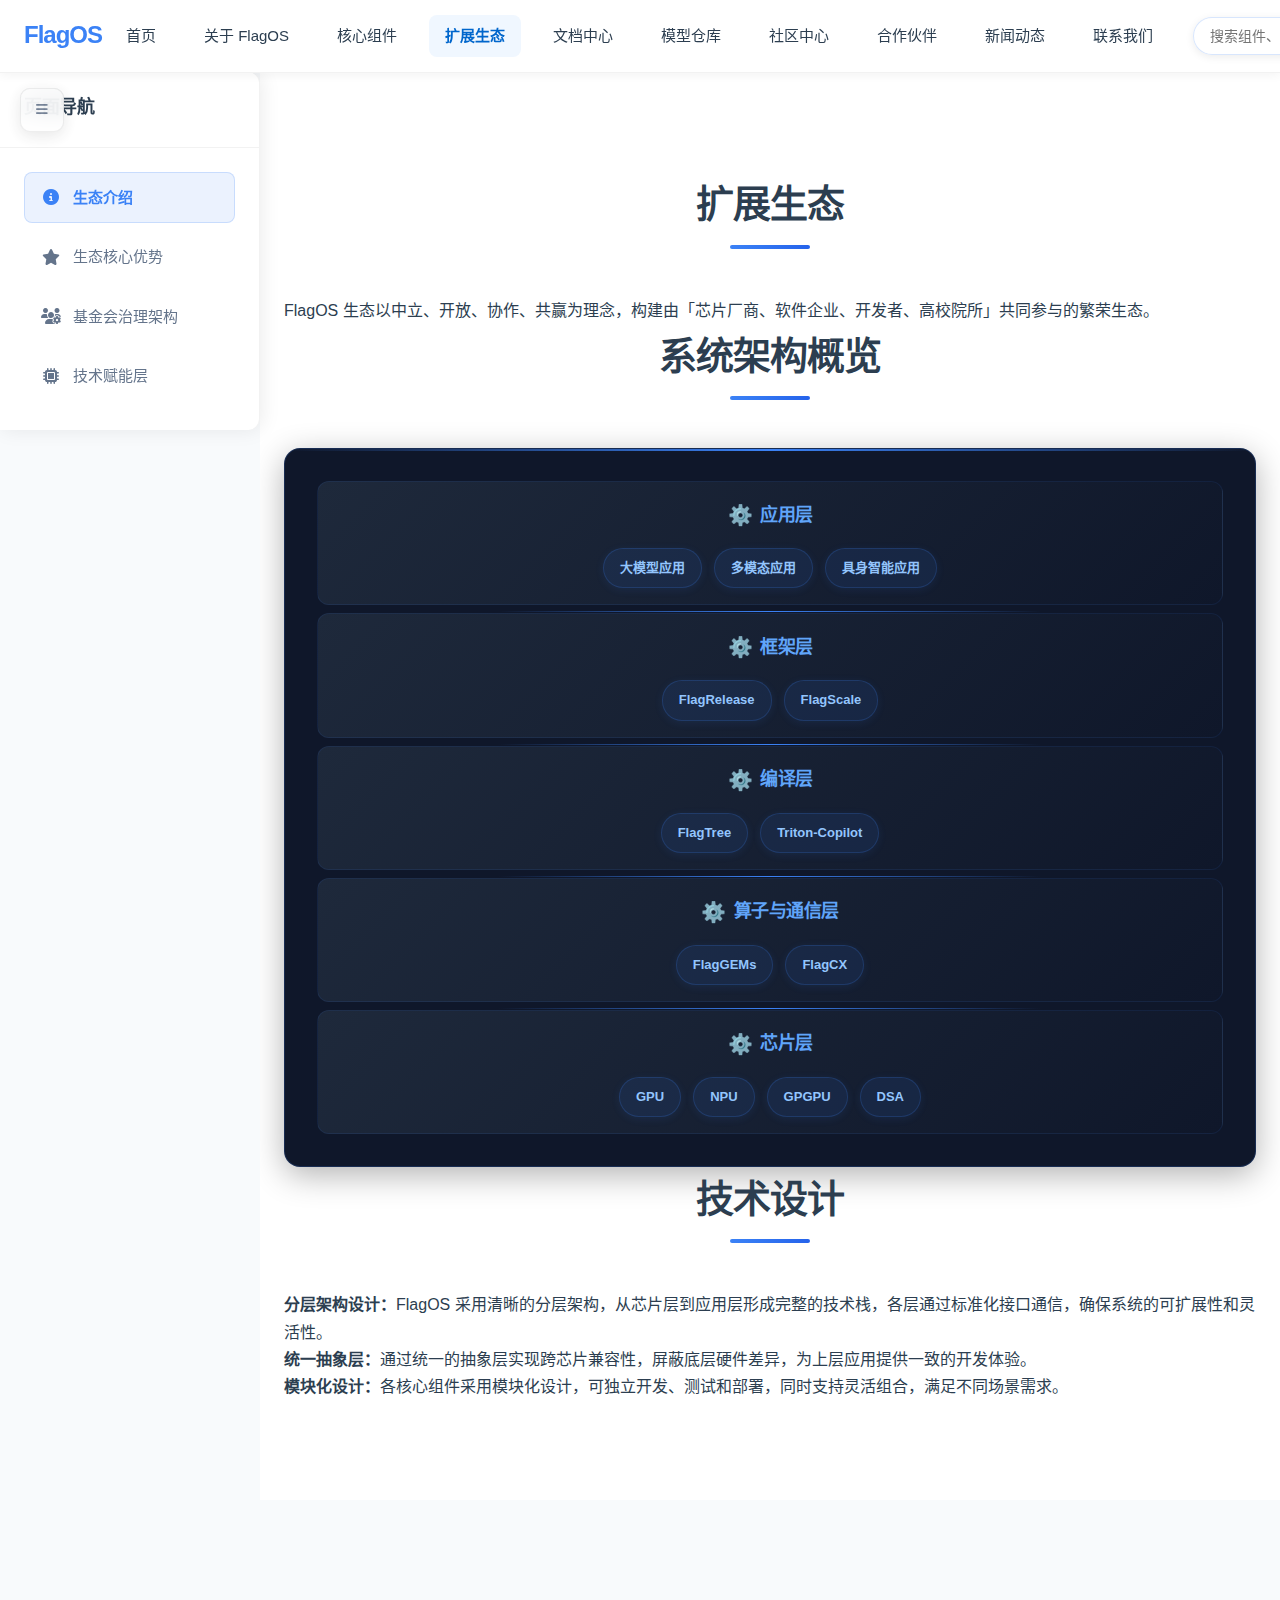
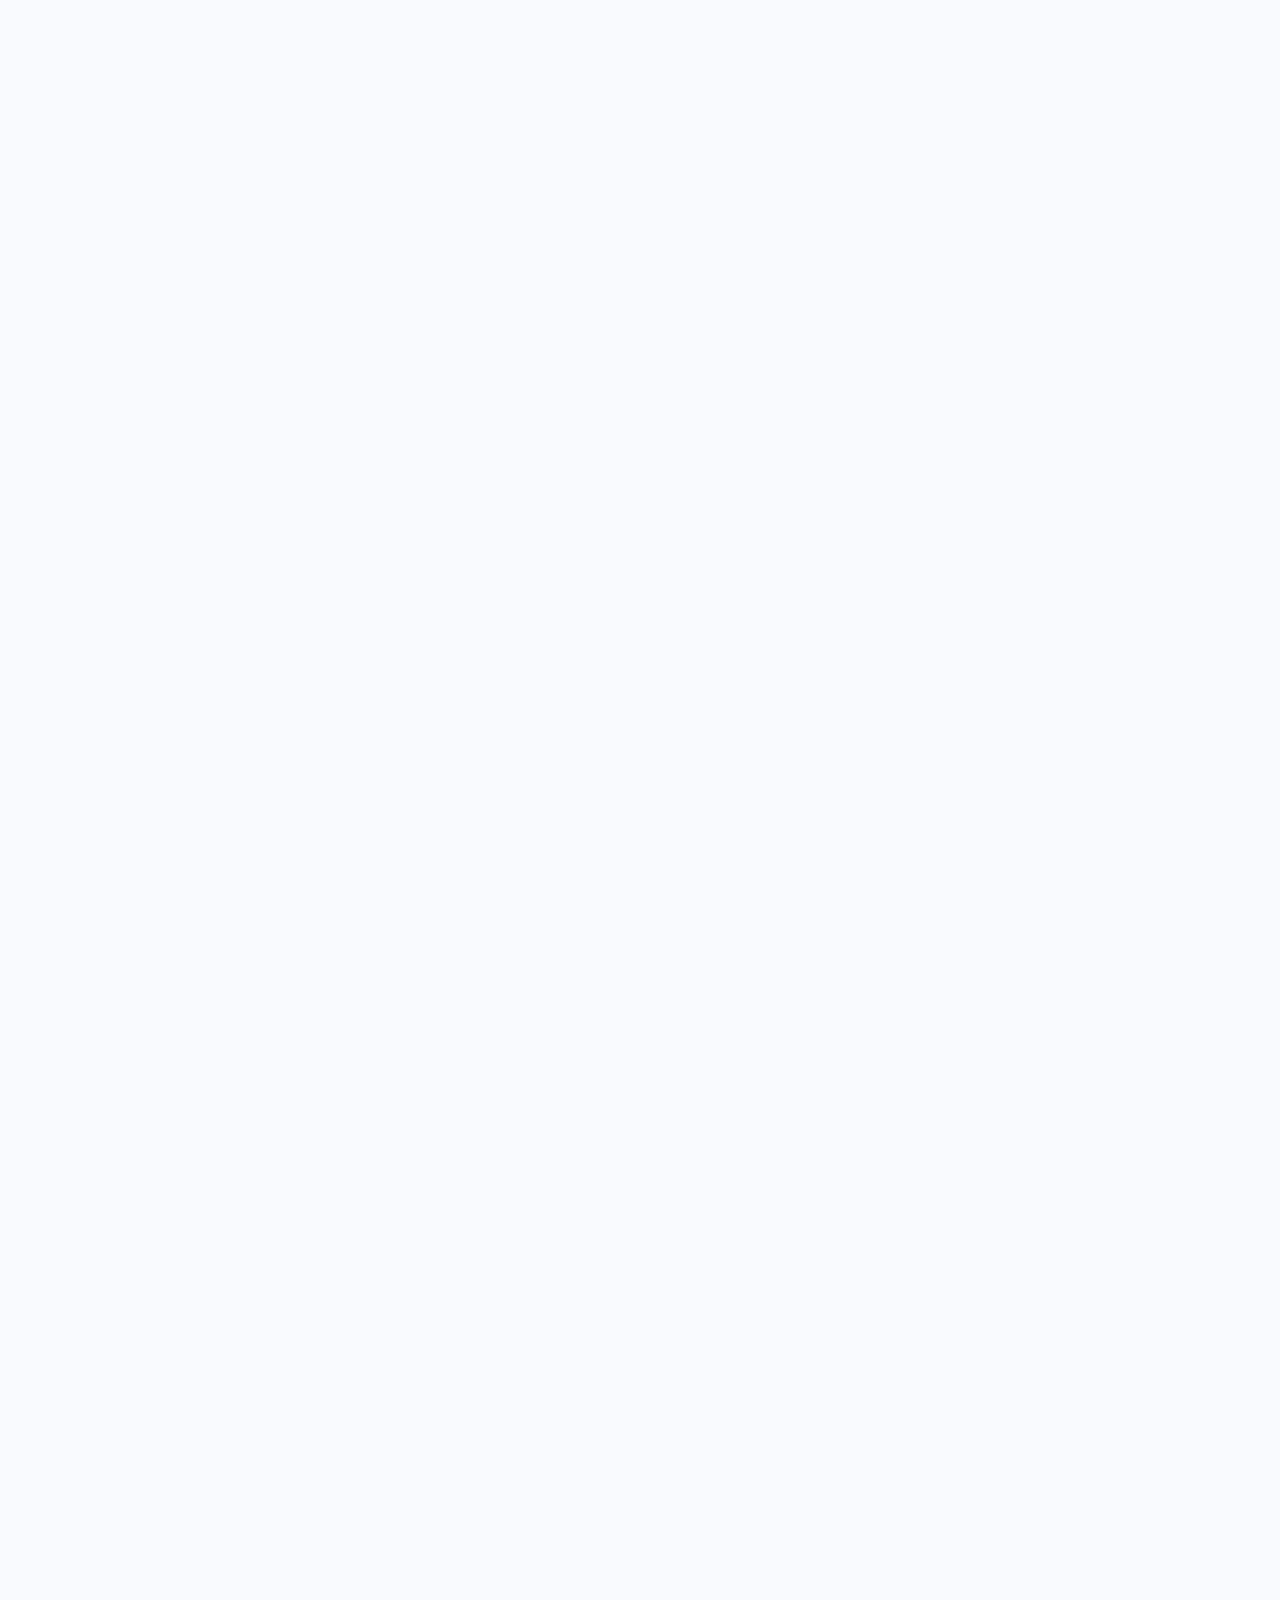
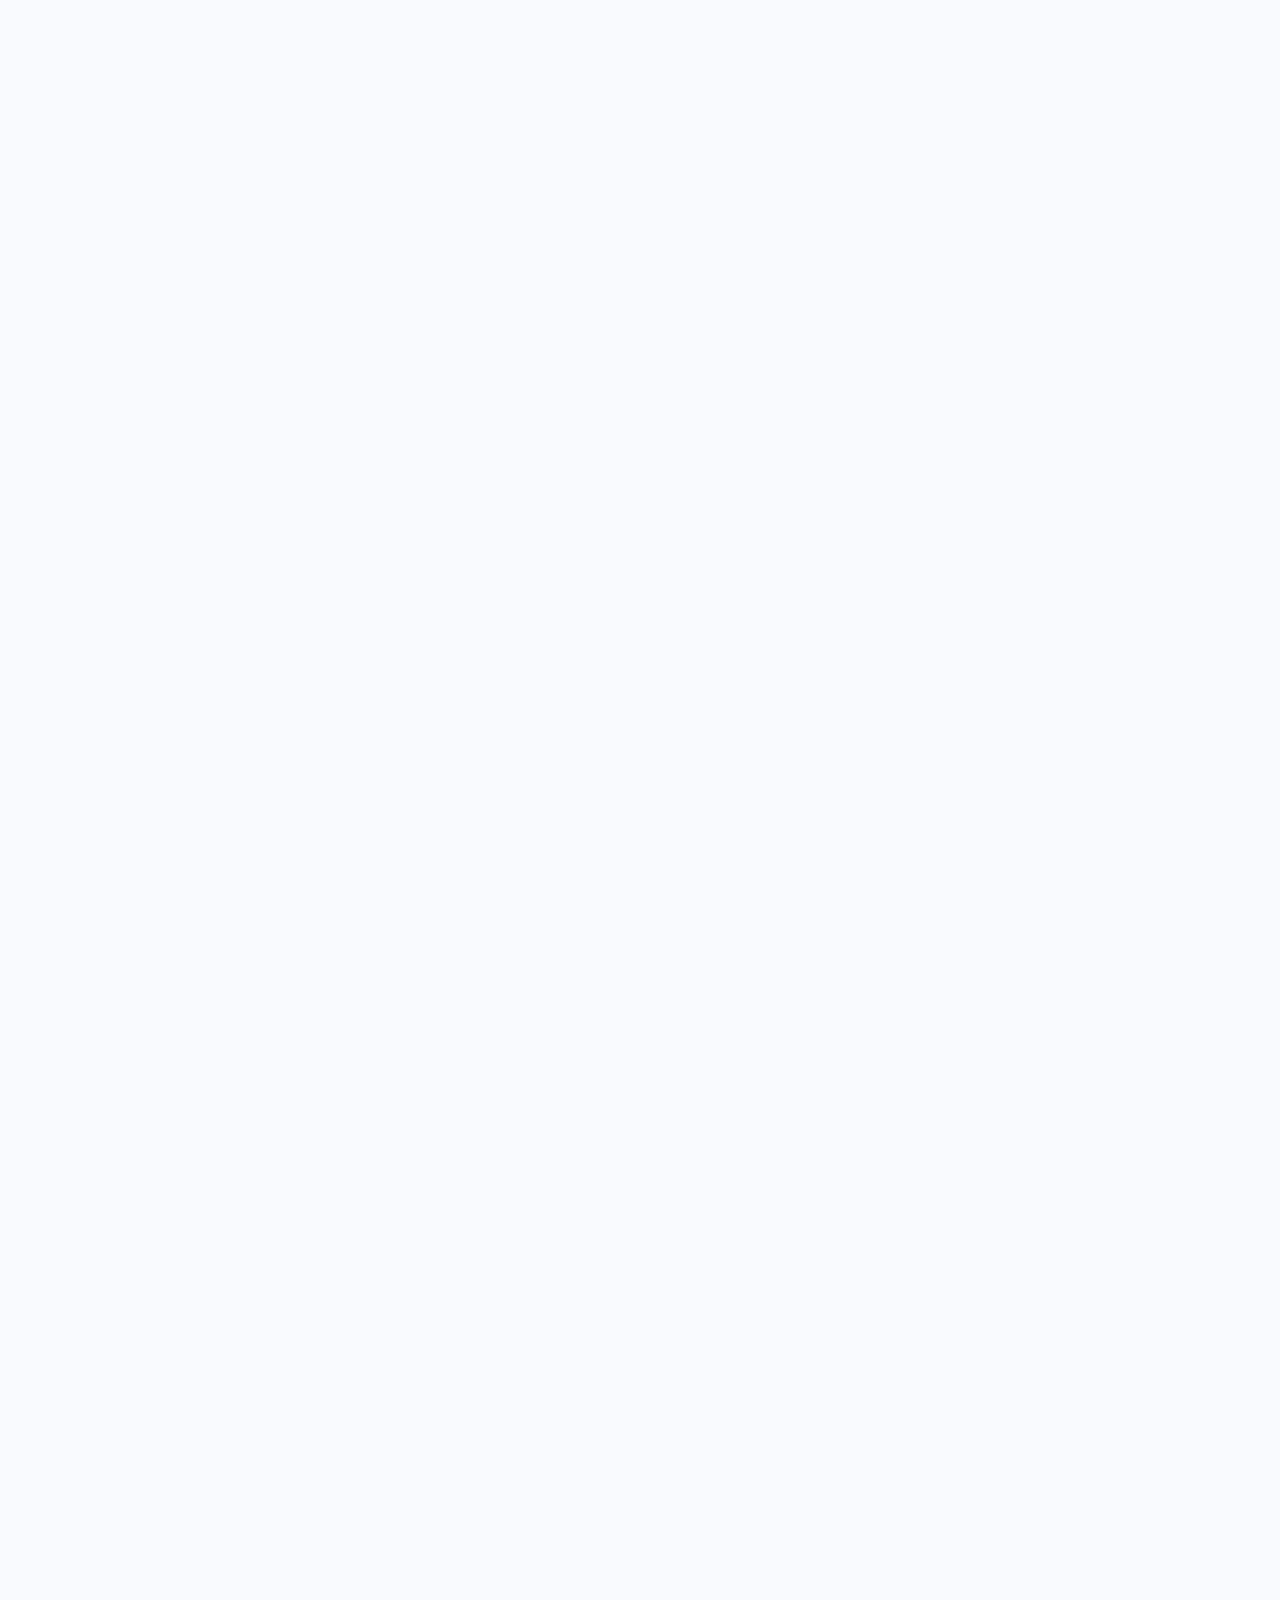
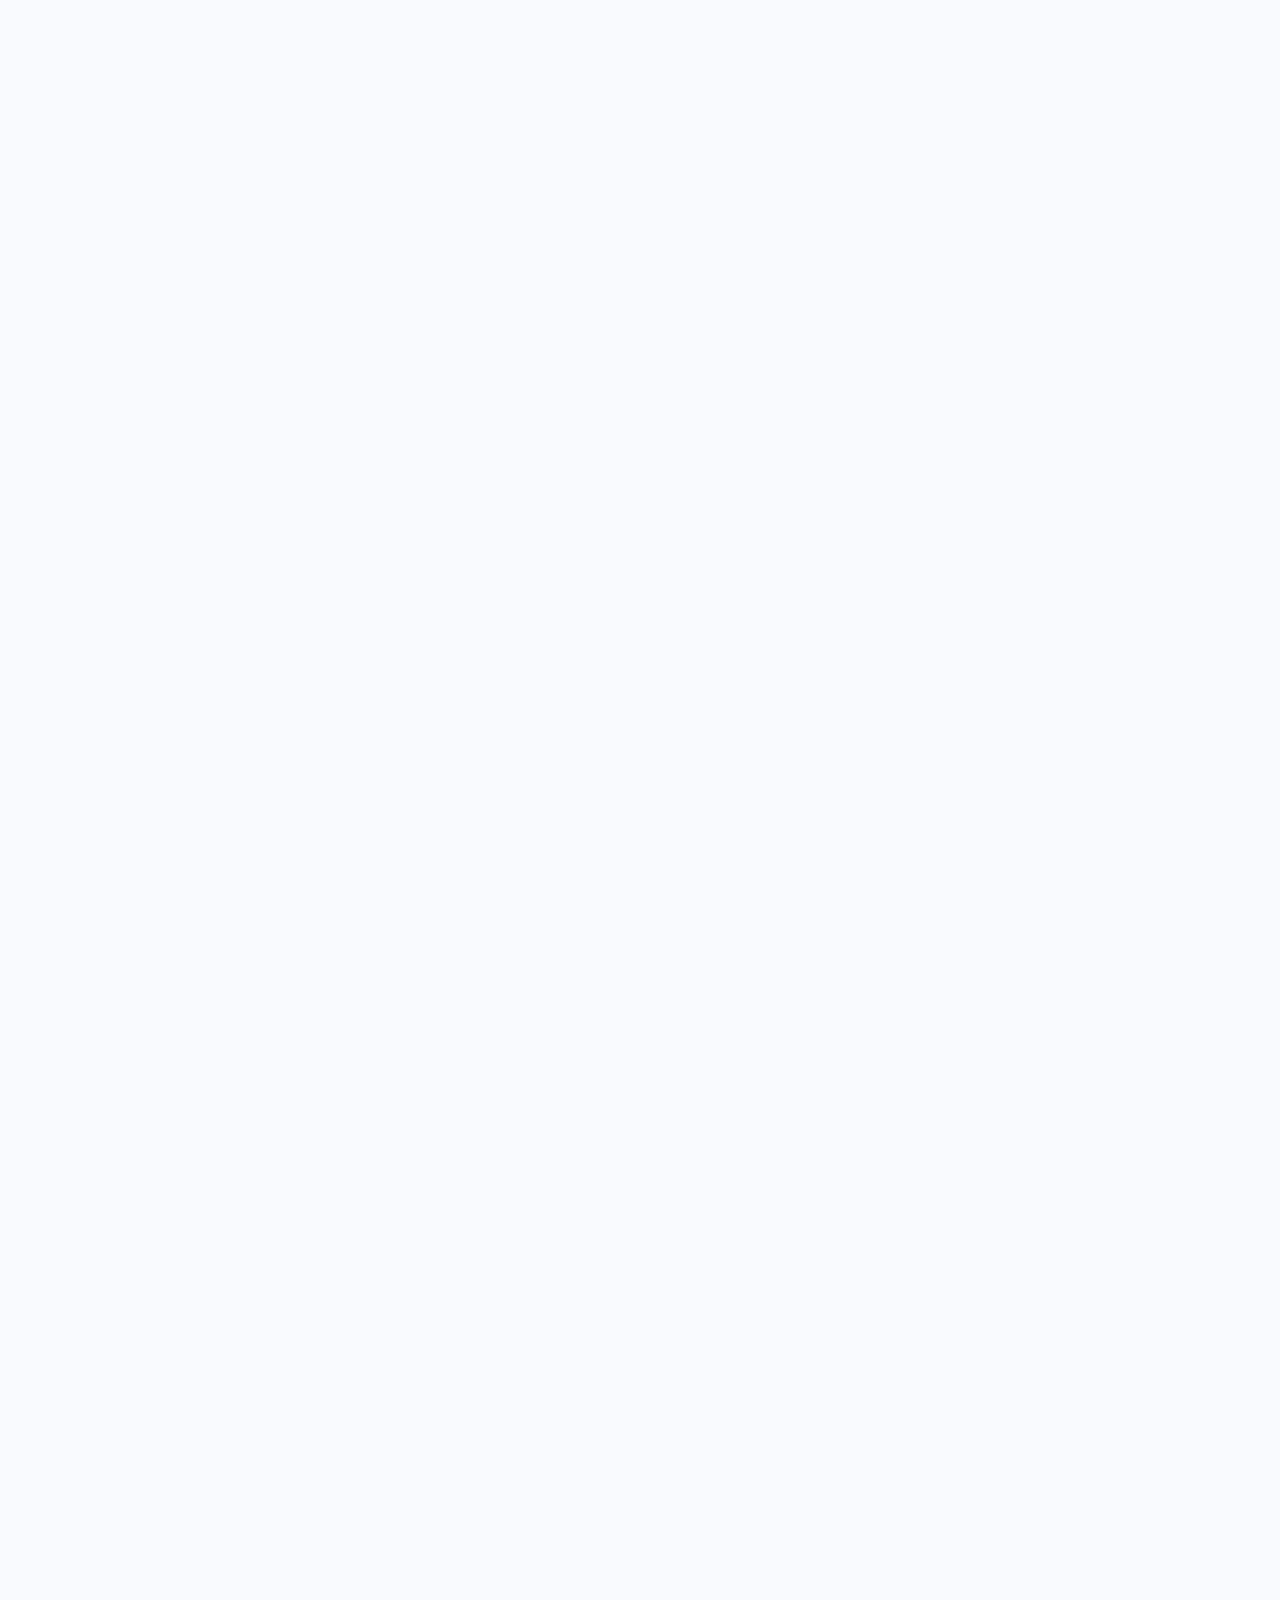
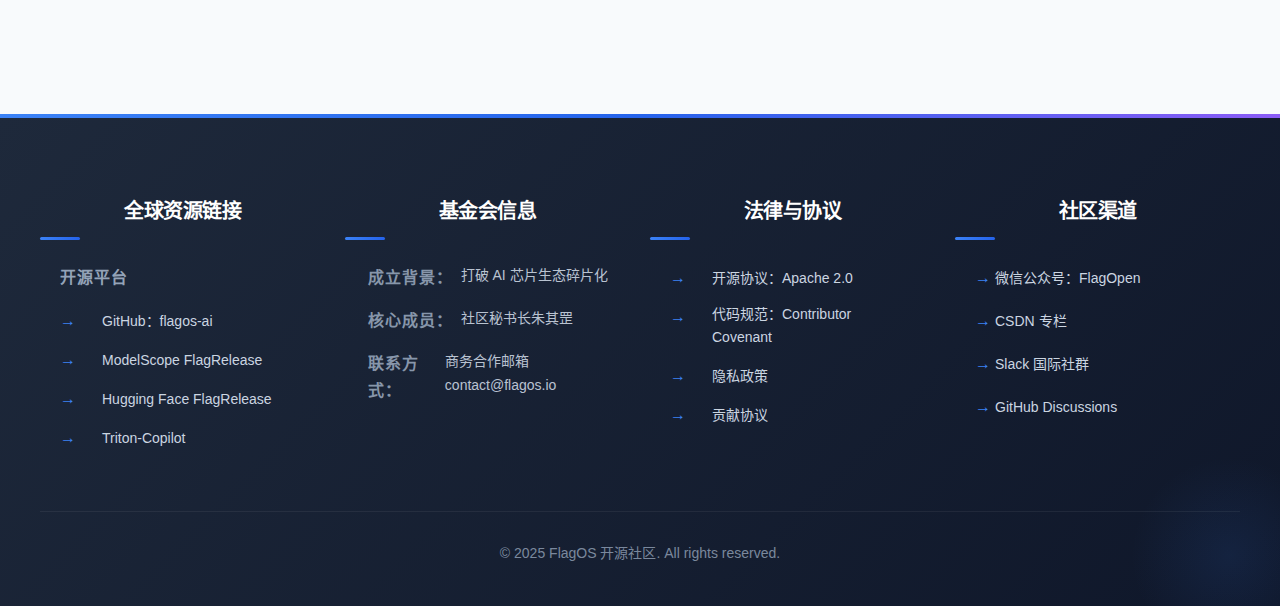
<file: ecosystem.html>
﻿<!DOCTYPE html>
<html lang="zh-CN">
<head>
    <meta charset="UTF-8">
    <meta name="viewport" content="width=device-width, initial-scale=1.0">
    <meta name="description" content="FlagOS 扩展生态 - 了解 FlagOS 生态的核心优势、基金会治理架构、技术赋能和社区繁荣">
    <meta name="keywords" content="FlagOS, 扩展生态, 生态优势, 基金会治理, 技术赋能, 社区繁荣">
    <meta name="author" content="FlagOS 开源社区">
    <meta property="og:title" content="FlagOS 扩展生态 - AI 跨芯片开源生态治理与赋能平台">
    <meta property="og:description" content="了解 FlagOS 生态的核心优势、基金会治理架构、技术赋能和社区繁荣">
    <meta property="og:type" content="website">
    <meta property="og:url" content="https://www.flagos.net/ecosystem">
    <link rel="canonical" href="https://www.flagos.net/ecosystem">
    <title>FlagOS 扩展生态 - AI 跨芯片开源生态治理与赋能平台</title>
    <link rel="stylesheet" href="css/styles.css">
    <!-- 引入图标库 -->
    <link rel="stylesheet" href="https://cdnjs.cloudflare.com/ajax/libs/font-awesome/6.4.0/css/all.min.css">
    <link rel="alternate" href="https://www.flagos.net/en/ecosystem" hreflang="en" />
    <link rel="alternate" href="https://www.flagos.net/zh/ecosystem" hreflang="zh-CN" />
    <style>
        /* 全局搜索样式 */
        .search-container {
            position: relative;
            margin: 0 16px;
        }
        
        .search-input {
            width: 200px;
            padding: 10px 40px 10px 16px;
            border: 1px solid rgba(59, 130, 246, 0.2);
            border-radius: 25px;
            background-color: rgba(255, 255, 255, 0.9);
            font-size: 14px;
            transition: all 0.3s ease;
            outline: none;
        }
        
        .search-input:focus {
            width: 250px;
            border-color: #3b82f6;
            box-shadow: 0 0 0 3px rgba(59, 130, 246, 0.1);
        }
        
        .search-btn {
            position: absolute;
            right: 10px;
            top: 50%;
            transform: translateY(-50%);
            background: none;
            border: none;
            color: #64748b;
            cursor: pointer;
            font-size: 14px;
            transition: color 0.3s ease;
        }
        
        .search-btn:hover {
            color: #3b82f6;
        }
        
        /* 暗黑模式切换样式 */
        .theme-switcher {
            position: relative;
            display: inline-block;
            width: 40px;
            height: 20px;
            margin: 0 16px;
        }
        
        .theme-switcher input {
            opacity: 0;
            width: 0;
            height: 0;
        }
        
        .theme-slider {
            position: absolute;
            cursor: pointer;
            top: 0;
            left: 0;
            right: 0;
            bottom: 0;
            background-color: #cbd5e1;
            transition: .4s;
            border-radius: 34px;
        }
        
        .theme-slider:before {
            position: absolute;
            content: "";
            height: 16px;
            width: 16px;
            left: 2px;
            bottom: 2px;
            background-color: white;
            transition: .4s;
            border-radius: 50%;
        }
        
        input:checked + .theme-slider {
            background-color: #3b82f6;
        }
        
        input:checked + .theme-slider:before {
            transform: translateX(20px);
        }
        
        /* 暗黑模式样式 */
        body.dark-mode {
            background-color: #0f172a;
            color: #f1f5f9;
        }
        
        body.dark-mode .navbar {
            background-color: rgba(15, 23, 42, 0.98);
            box-shadow: 0 4px 20px rgba(0, 0, 0, 0.2);
        }
        
        body.dark-mode .navbar .logo h1 {
            color: #3b82f6;
        }
        
        body.dark-mode .nav-menu li a {
            color: #94a3b8;
        }
        
        body.dark-mode .nav-menu li a:hover {
            color: #3b82f6;
            background-color: rgba(59, 130, 246, 0.1);
        }
        
        body.dark-mode section {
            background-color: #1e293b;
        }
        
        body.dark-mode section:nth-child(even) {
            background-color: #0f172a;
        }
        
        body.dark-mode h2, body.dark-mode h3, body.dark-mode h4 {
            color: #f8fafc;
        }
        
        body.dark-mode p, body.dark-mode li {
            color: #cbd5e1;
        }
        
        /* 移动端适配 */
        @media (max-width: 768px) {
            .search-container {
                margin: 16px 0;
                width: 100%;
            }
            
            .search-input {
                width: 100%;
            }
            
            .search-input:focus {
                width: 100%;
            }
            
            .theme-switcher {
                margin: 0 8px;
            }
        }
        
        /* 响应式导航优化 */
        @media (max-width: 1024px) {
            .nav-menu {
                gap: 16px;
            }
            
            .nav-menu li a {
                padding: 8px 12px;
                font-size: 14px;
            }
        }
    </style>
</head>
<body>
    <!-- 导航栏 -->
    <nav class="navbar">
        <div class="container">
            <div class="logo">
                <h1>FlagOS</h1>
            </div>
            <div class="nav-container">
                <ul class="nav-menu">
                    <li><a href="index.html">首页</a></li>
                    <li><a href="about.html">关于 FlagOS</a></li>
                    <li><a href="components.html">核心组件</a></li>
                    <li><a href="ecosystem.html" class="active">扩展生态</a></li>
                    <li><a href="docs.html">文档中心</a></li>
                    <li><a href="models.html">模型仓库</a></li>
                    <li><a href="community.html">社区中心</a></li>
                    <li><a href="partners.html">合作伙伴</a></li>
                    <li><a href="news.html">新闻动态</a></li>
                    <li><a href="contact.html">联系我们</a></li>
                </ul>
                
                <!-- 全局搜索 -->
                <div class="search-container">
                    <input type="text" class="search-input" placeholder="搜索组件、文档、模型...">
                    <button class="search-btn"><i class="fas fa-search"></i></button>
                </div>
            </div>
            
            <div class="nav-actions">
                <!-- 暗黑模式切换 -->
                <label class="theme-switcher">
                    <input type="checkbox" id="theme-toggle">
                    <span class="theme-slider"></span>
                </label>
                
                <div class="language-switcher">
                    <a href="#" class="active">中文</a>
                    <span>/</span>
                    <a href="#">English</a>
                </div>
                
                <div class="mobile-menu-btn">
                    <span></span>
                    <span></span>
                    <span></span>
                </div>
            </div>
        </div>
    </nav>

    <!-- 侧边栏切换按钮 -->
    <button class="sidebar-toggle" id="sidebar-toggle">
        <i class="fas fa-bars"></i>
    </button>
    
    <!-- 侧边栏 -->
    <aside class="sidebar" id="sidebar">
        <div class="sidebar-header">
            <h3>页面导航</h3>
        </div>
        <ul class="sidebar-nav">
            <li><a href="#ecosystem-intro" class="active"><i class="fas fa-info-circle"></i> 生态介绍</a></li>
            <li><a href="#ecosystem-advantages"><i class="fas fa-star"></i> 生态核心优势</a></li>
            <li><a href="#ecosystem-governance"><i class="fas fa-users-cog"></i> 基金会治理架构</a></li>
            <li><a href="#ecosystem-technology"><i class="fas fa-microchip"></i> 技术赋能层</a></li>
        </ul>
    </aside>
    
    <!-- 主要内容区域 -->
    <main class="main-content">
        <section class="ecosystem-intro" id="ecosystem-intro">
            <div class="container">
                <h2>扩展生态</h2>
                <p>FlagOS 生态以中立、开放、协作、共赢为理念，构建由「芯片厂商、软件企业、开发者、高校院所」共同参与的繁荣生态。</p>
                <div class="system-overview">
                    <h3>系统架构概览</h3>
                    <div class="architecture-diagram">
                        <div class="architecture-layer">
                            <h4>应用层</h4>
                            <div class="layer-components">
                                <span>大模型应用</span>
                                <span>多模态应用</span>
                                <span>具身智能应用</span>
                            </div>
                        </div>
                        <div class="architecture-layer">
                            <h4>框架层</h4>
                            <div class="layer-components">
                                <span>FlagRelease</span>
                                <span>FlagScale</span>
                            </div>
                        </div>
                        <div class="architecture-layer">
                            <h4>编译层</h4>
                            <div class="layer-components">
                                <span>FlagTree</span>
                                <span>Triton-Copilot</span>
                            </div>
                        </div>
                        <div class="architecture-layer">
                            <h4>算子与通信层</h4>
                            <div class="layer-components">
                                <span>FlagGEMs</span>
                                <span>FlagCX</span>
                            </div>
                        </div>
                        <div class="architecture-layer">
                            <h4>芯片层</h4>
                            <div class="layer-components">
                                <span>GPU</span>
                                <span>NPU</span>
                                <span>GPGPU</span>
                                <span>DSA</span>
                            </div>
                        </div>
                    </div>
                    <div class="system-description">
                        <h3>技术设计</h3>
                        <p><strong>分层架构设计：</strong>FlagOS 采用清晰的分层架构，从芯片层到应用层形成完整的技术栈，各层通过标准化接口通信，确保系统的可扩展性和灵活性。</p>
                        <p><strong>统一抽象层：</strong>通过统一的抽象层实现跨芯片兼容性，屏蔽底层硬件差异，为上层应用提供一致的开发体验。</p>
                        <p><strong>模块化设计：</strong>各核心组件采用模块化设计，可独立开发、测试和部署，同时支持灵活组合，满足不同场景需求。</p>
                    </div>
                </div>
            </div>
        </section>

        <section class="ecosystem-advantages" id="ecosystem-advantages">
            <div class="container">
                <h3>生态核心优势</h3>
                <div class="advantages-grid">
                    <div class="advantage-item">
                        <h4>Linux 基金会模式</h4>
                        <p>深度对标 Linux 基金会商业模式，以 "中立非盈利治理" 为核心，搭建 "企业共建 - 社区繁荣 - 商业赋能" 闭环生态</p>
                    </div>
                    <div class="advantage-item">
                        <h4>中立治理</h4>
                        <p>芯片厂商 + 开发者 + 高校三方共建，决策透明，避免单一企业主导</p>
                    </div>
                    <div class="advantage-item">
                        <h4>标准统一</h4>
                        <p>多芯片算子接口标准、大模型跨芯迁移规范、异构集群通信协议（ITU 国际标准递交）</p>
                    </div>
                    <div class="advantage-item">
                        <h4>全栈赋能</h4>
                        <p>支持端侧计算模组、AI PC、AI 服务器、超节点全形态，覆盖大模型→具身智能全场景</p>
                    </div>
                    <div class="advantage-item">
                        <h4>社区繁荣</h4>
                        <p>全球近 2 万开发者 + 404 名开源贡献者 + 持续迭代的核心组件</p>
                    </div>
                    <div class="advantage-item">
                        <h4>AI 赋能</h4>
                        <p>Triton-Copilot 算子自动生成、FlagRelease 模型自动迁移，全流程效率倍增</p>
                    </div>
                </div>
            </div>
        </section>

        <section class="ecosystem-governance" id="ecosystem-governance">
            <div class="container">
                <h3>基金会治理架构</h3>
                <div class="governance-content">
                    <div class="governance-structure">
                        <div class="governance-level">
                            <h4>FlagOS 开源基金会</h4>
                            <div class="governance-committees">
                                <div class="committee">
                                    <h5>技术治理委员会</h5>
                                    <p>40% 核心开发者，负责组件迭代、标准制定</p>
                                </div>
                                <div class="committee">
                                    <h5>生态运营委员会</h5>
                                    <p>50% 企业代表，负责会员管理、赛事组织</p>
                                </div>
                                <div class="committee">
                                    <h5>标准推广委员会</h5>
                                    <p>高校 + 机构，负责对接 ITU、PyTorch 基金会</p>
                                </div>
                            </div>
                        </div>
                    </div>
                </div>
            </div>
        </section>

        <section class="ecosystem-technology" id="ecosystem-technology">
            <div class="container">
                <h3>技术赋能层</h3>
                <div class="technology-content">
                    <div class="core-tech-stack">
                        <h4>核心技术栈</h4>
                        <div class="tech-components-grid">
                            <div class="tech-component">
                                <h5>统一算子库</h5>
                                <p>FlagGEMs 提供高性能、跨芯片兼容的算子实现</p>
                            </div>
                            <div class="tech-component">
                                <h5>统一编译器</h5>
                                <p>FlagTree 实现不同芯片架构的代码自动编译和优化</p>
                            </div>
                            <div class="tech-component">
                                <h5>统一通信库</h5>
                                <p>FlagCX 实现不同芯片间的高效通信和协同计算</p>
                            </div>
                        </div>
                    </div>
                    <div class="online-experience">
                        <h4>在线体验</h4>
                        <div class="experience-tools-grid">
                            <div class="experience-tool">
                                <h5>Triton-Copilot</h5>
                                <p>基于 AI 的算子自动生成工具</p>
                                <a href="https://triton-copilot.baai.ac.cn/" target="_blank" class="btn btn-primary">在线试用</a>
                            </div>
                            <div class="experience-tool">
                                <h5>FlagRelease</h5>
                                <p>自动迁移和发版工具</p>
                                <a href="https://triton-copilot.baai.ac.cn/" target="_blank" class="btn btn-primary">在线试用</a>
                            </div>
                        </div>
                    </div>
                </div>
            </div>
        </section>

        <section class="ecosystem-community">
            <div class="container">
                <h3>社区繁荣层</h3>
                <div class="community-content">
                    <div class="developer-center">
                        <h4>开发者中心</h4>
                        <div class="developer-content">
                            <p>为开发者提供技术支持、学习资源和交流平台，包括文档、教程、示例代码和在线社区。</p>
                            <div class="path-steps">
                                <div class="path-step">
                                    <h5>入门阶段</h5>
                                    <p>了解 FlagOS 基本概念和核心组件</p>
                                </div>
                                <div class="path-step">
                                    <h5>实践阶段</h5>
                                    <p>使用 FlagOS 开发和部署 AI 应用</p>
                                </div>
                                <div class="path-step">
                                    <h5>贡献阶段</h5>
                                    <p>参与 FlagOS 开源社区贡献</p>
                                </div>
                            </div>
                        </div>
                    </div>
                    <div class="global-competition">
                        <h4>全球竞赛</h4>
                        <div class="competition-content">
                            <p>定期举办全球 AI 技术竞赛，推动 FlagOS 生态发展和技术创新。</p>
                            <div class="competition-timeline">
                                <div class="timeline-item">
                                    <span>2025 Q1</span>
                                    <p>全球大模型跨芯迁移竞赛</p>
                                </div>
                                <div class="timeline-item">
                                    <span>2025 Q3</span>
                                    <p>全球算子自动生成竞赛</p>
                                </div>
                                <div class="timeline-item">
                                    <span>2025 Q4</span>
                                    <p>全球 AI 芯片性能评测大赛</p>
                                </div>
                            </div>
                        </div>
                    </div>
                    <div class="university-program">
                        <h4>高校合作计划</h4>
                        <div class="program-content">
                            <p>与全球高校合作，推动 AI 技术教育和人才培养，包括课程共建、实习机会和联合研究。</p>
                        </div>
                    </div>
                </div>
            </div>
        </section>

        <section class="ecosystem-business">
            <div class="container">
                <h3>商业赋能层</h3>
                <div class="business-content">
                    <div class="enterprise-services">
                        <h4>企业服务</h4>
                        <div class="services-grid">
                            <div class="service-item">
                                <h5>芯片适配服务</h5>
                                <p>为芯片厂商提供快速适配 FlagOS 生态的专业服务</p>
                            </div>
                            <div class="service-item">
                                <h5>模型优化服务</h5>
                                <p>为企业提供大模型跨芯迁移和性能优化服务</p>
                            </div>
                            <div class="service-item">
                                <h5>培训与认证</h5>
                                <p>提供 FlagOS 技术培训和认证服务</p>
                            </div>
                        </div>
                    </div>
                    <div class="talent-certification">
                        <h4>人才认证体系</h4>
                        <div class="certification-grid">
                            <div class="certification-tier">
                                <h5>FlagOS 开发者认证</h5>
                                <p>基础级认证，适合初学者和入门开发者</p>
                                <ul>
                                    <li>FlagOS 基础概念</li>
                                    <li>核心组件使用</li>
                                    <li>简单应用开发</li>
                                </ul>
                            </div>
                            <div class="certification-tier">
                                <h5>FlagOS 高级开发者认证</h5>
                                <p>高级认证，适合有经验的开发者</p>
                                <ul>
                                    <li>深度优化技术</li>
                                    <li>复杂应用开发</li>
                                    <li>性能调优</li>
                                </ul>
                            </div>
                            <div class="certification-tier">
                                <h5>FlagOS 专家认证</h5>
                                <p>专家级认证，适合技术领袖和架构师</p>
                                <ul>
                                    <li>架构设计</li>
                                    <li>生态建设</li>
                                    <li>技术战略</li>
                                </ul>
                            </div>
                        </div>
                    </div>
                </div>
            </div>
        </section>
    </main>

    <!-- 页脚 -->
    <footer class="footer">
        <div class="container">
            <div class="footer-content">
                <div class="footer-section">
                    <h4>全球资源链接</h4>
                    <div class="resources-links">
                        <div class="link-category">
                            <h5>开源平台</h5>
                            <ul>
                                <li><a href="https://github.com/flagos-ai" target="_blank">GitHub：flagos-ai</a></li>
                                <li><a href="#" target="_blank">ModelScope FlagRelease</a></li>
                                <li><a href="#" target="_blank">Hugging Face FlagRelease</a></li>
                                <li><a href="https://triton-copilot.baai.ac.cn/" target="_blank">Triton-Copilot</a></li>
                            </ul>
                        </div>
                    </div>
                </div>
                <div class="footer-section">
                    <h4>基金会信息</h4>
                    <div class="foundation-info">
                        <p><strong>成立背景：</strong>打破 AI 芯片生态碎片化</p>
                        <p><strong>核心成员：</strong>社区秘书长朱其罡</p>
                        <p><strong>联系方式：</strong>商务合作邮箱 contact@flagos.io</p>
                    </div>
                </div>
                <div class="footer-section">
                    <h4>法律与协议</h4>
                    <div class="legal-links">
                        <ul>
                            <li><a href="#">开源协议：Apache 2.0</a></li>
                            <li><a href="#">代码规范：Contributor Covenant</a></li>
                            <li><a href="#">隐私政策</a></li>
                            <li><a href="#">贡献协议</a></li>
                        </ul>
                    </div>
                </div>
                <div class="footer-section">
                    <h4>社区渠道</h4>
                    <div class="community-links">
                        <ul>
                            <li><a href="#">微信公众号：FlagOpen</a></li>
                            <li><a href="#">CSDN 专栏</a></li>
                            <li><a href="#" target="_blank">Slack 国际社群</a></li>
                            <li><a href="https://github.com/flagos-ai/discussions" target="_blank">GitHub Discussions</a></li>
                        </ul>
                    </div>
                </div>
            </div>
            <div class="footer-bottom">
                <p>&copy; 2025 FlagOS 开源社区. All rights reserved.</p>
            </div>
        </div>
    </footer>

    <!-- JavaScript -->
    <script src="js/script.js"></script>
    
    <!-- 主题切换脚本 -->
    <script>
        // 暗黑模式切换
        const themeToggle = document.getElementById('theme-toggle');
        
        // 检查本地存储中的主题偏好
        if (localStorage.getItem('theme') === 'dark' || 
            (!localStorage.getItem('theme') && window.matchMedia('(prefers-color-scheme: dark)').matches)) {
            document.body.classList.add('dark-mode');
            themeToggle.checked = true;
        }
        
        // 切换主题
        themeToggle.addEventListener('change', () => {
            document.body.classList.toggle('dark-mode');
            if (document.body.classList.contains('dark-mode')) {
                localStorage.setItem('theme', 'dark');
            } else {
                localStorage.setItem('theme', 'light');
            }
        });
        
        // 搜索功能
        const searchInput = document.querySelector('.search-input');
        const searchBtn = document.querySelector('.search-btn');
        
        searchBtn.addEventListener('click', () => {
            performSearch();
        });
        
        searchInput.addEventListener('keypress', (e) => {
            if (e.key === 'Enter') {
                performSearch();
            }
        });
        
        function performSearch() {
            const query = searchInput.value.trim();
            if (query) {
                console.log('搜索:', query);
                // 这里可以添加实际的搜索逻辑
                alert(`搜索 "${query}"，搜索功能开发中...`);
            }
        }
        
        // 侧边栏切换功能
        const sidebarToggle = document.getElementById('sidebar-toggle');
        const sidebar = document.getElementById('sidebar');
        
        // 移除自动添加的类，让CSS hover效果控制侧边栏
        document.body.classList.remove('sidebar-expanded');
        document.body.classList.remove('sidebar-collapsed');
        
        // 切换侧边栏
        sidebarToggle.addEventListener('click', () => {
            document.body.classList.toggle('sidebar-expanded');
            document.body.classList.toggle('sidebar-collapsed');
            
            // 保存侧边栏状态到本地存储
            if (document.body.classList.contains('sidebar-expanded')) {
                localStorage.setItem('sidebar', 'expanded');
            } else {
                localStorage.setItem('sidebar', 'collapsed');
            }
        });
        
        // 根据当前页面设置侧边栏激活状态
        const currentPage = window.location.pathname.split('/').pop() || 'index.html';
        const sidebarLinks = document.querySelectorAll('.sidebar-nav li a');
        
        sidebarLinks.forEach(link => {
            const linkPage = link.getAttribute('href');
            if (linkPage === currentPage) {
                link.classList.add('active');
            }
        });
    </script>
</body>
</html>
</file>
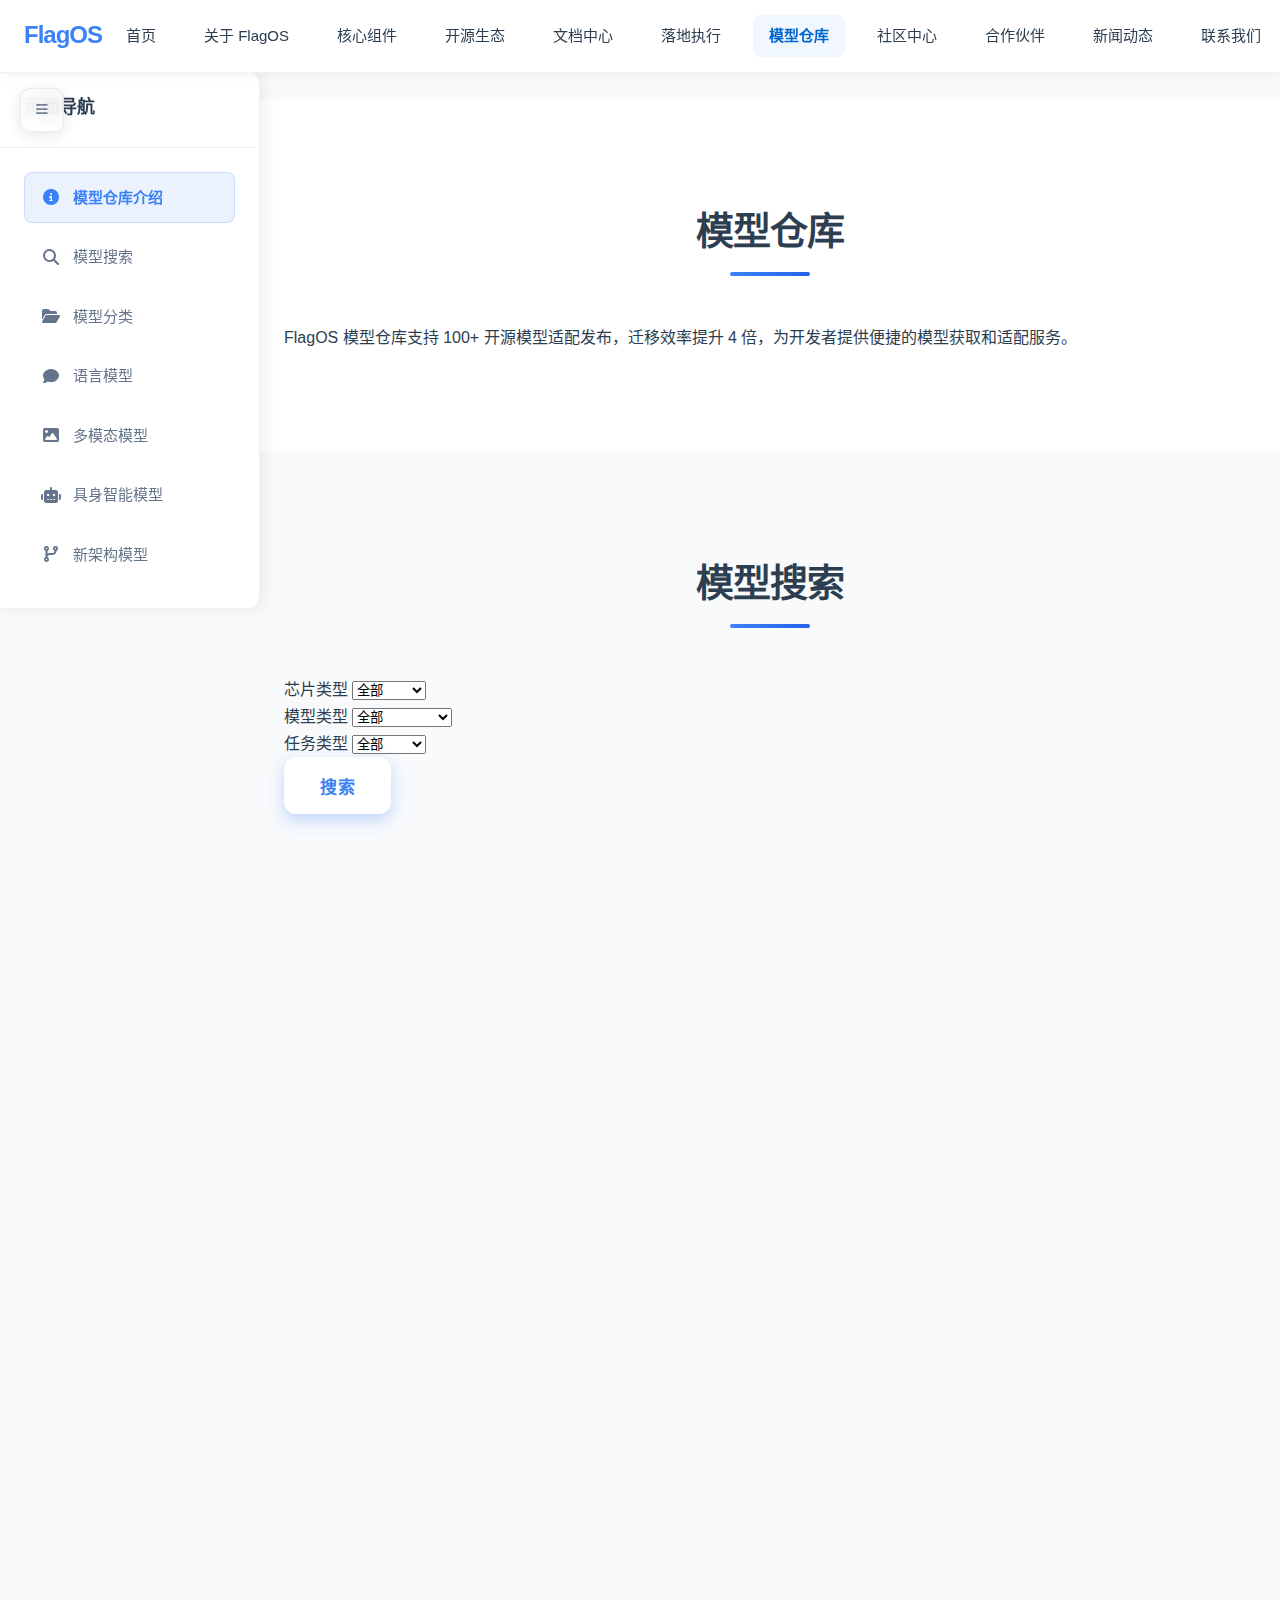
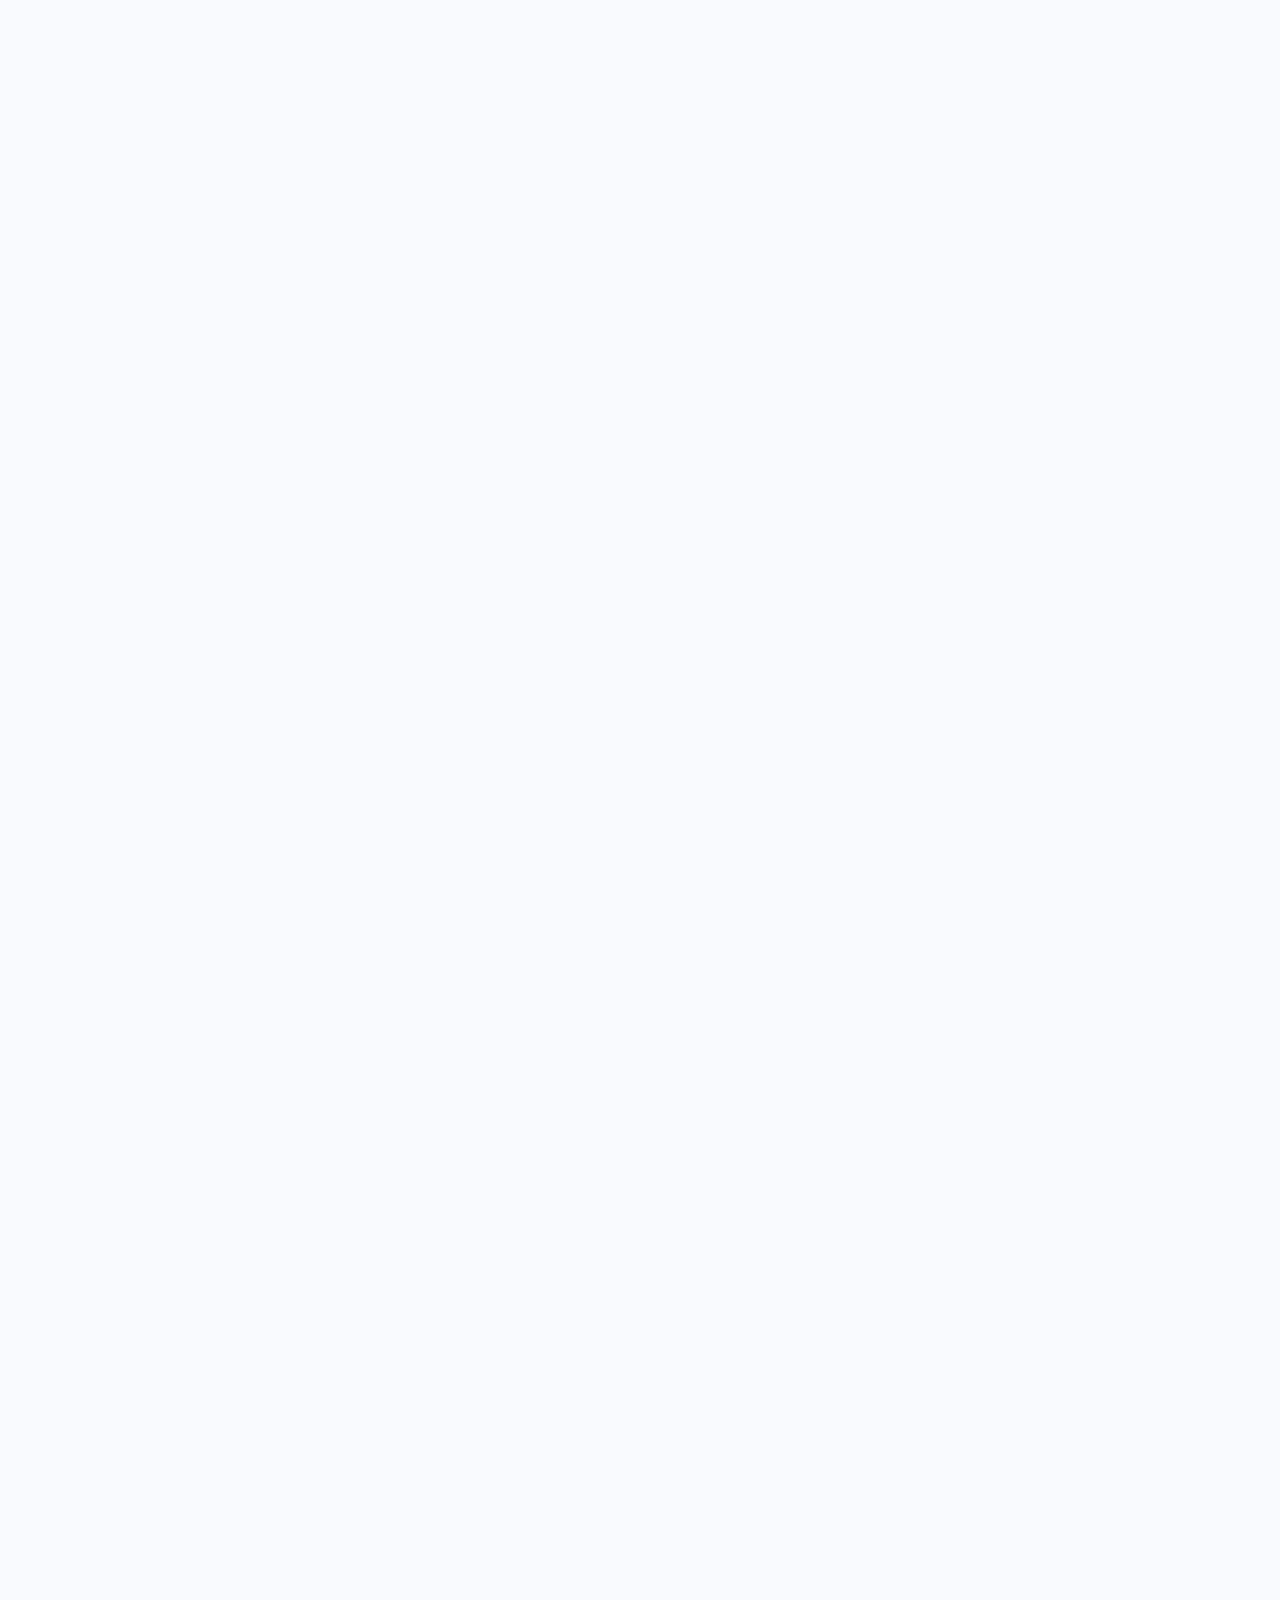
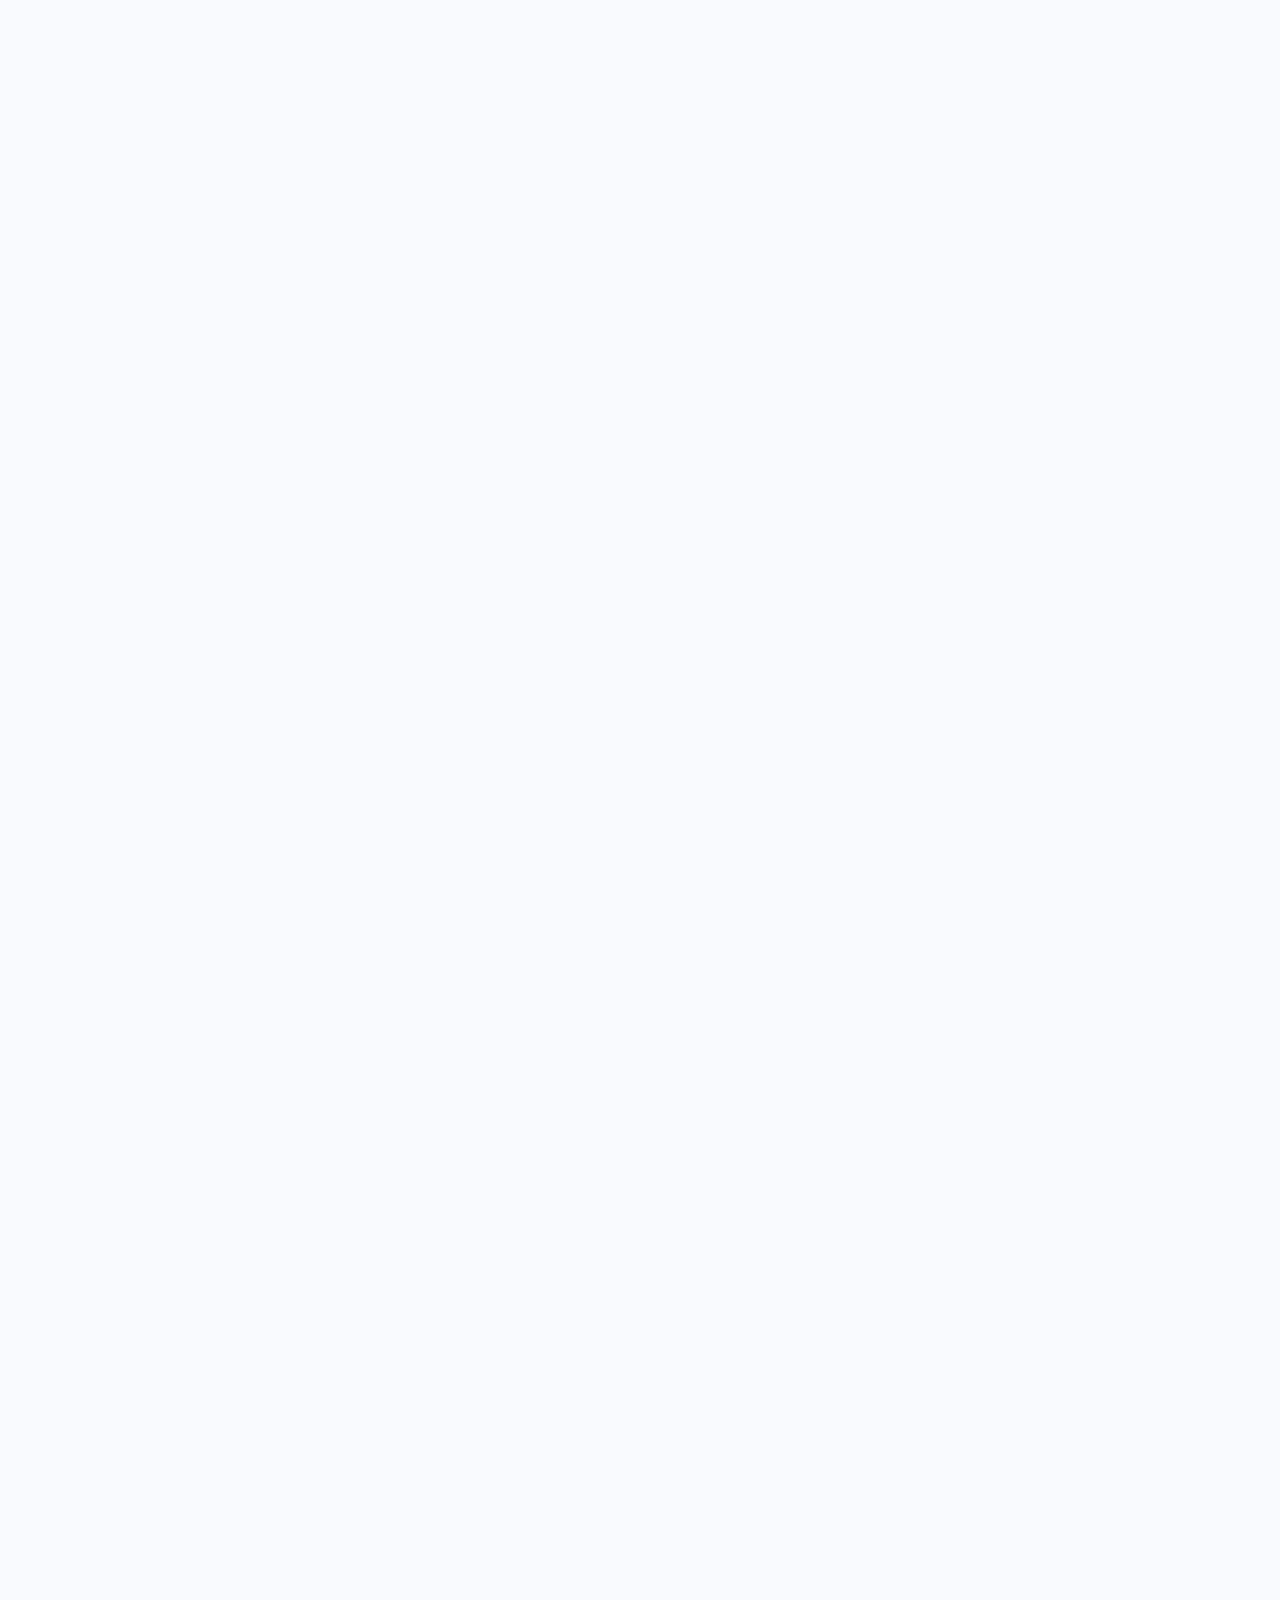
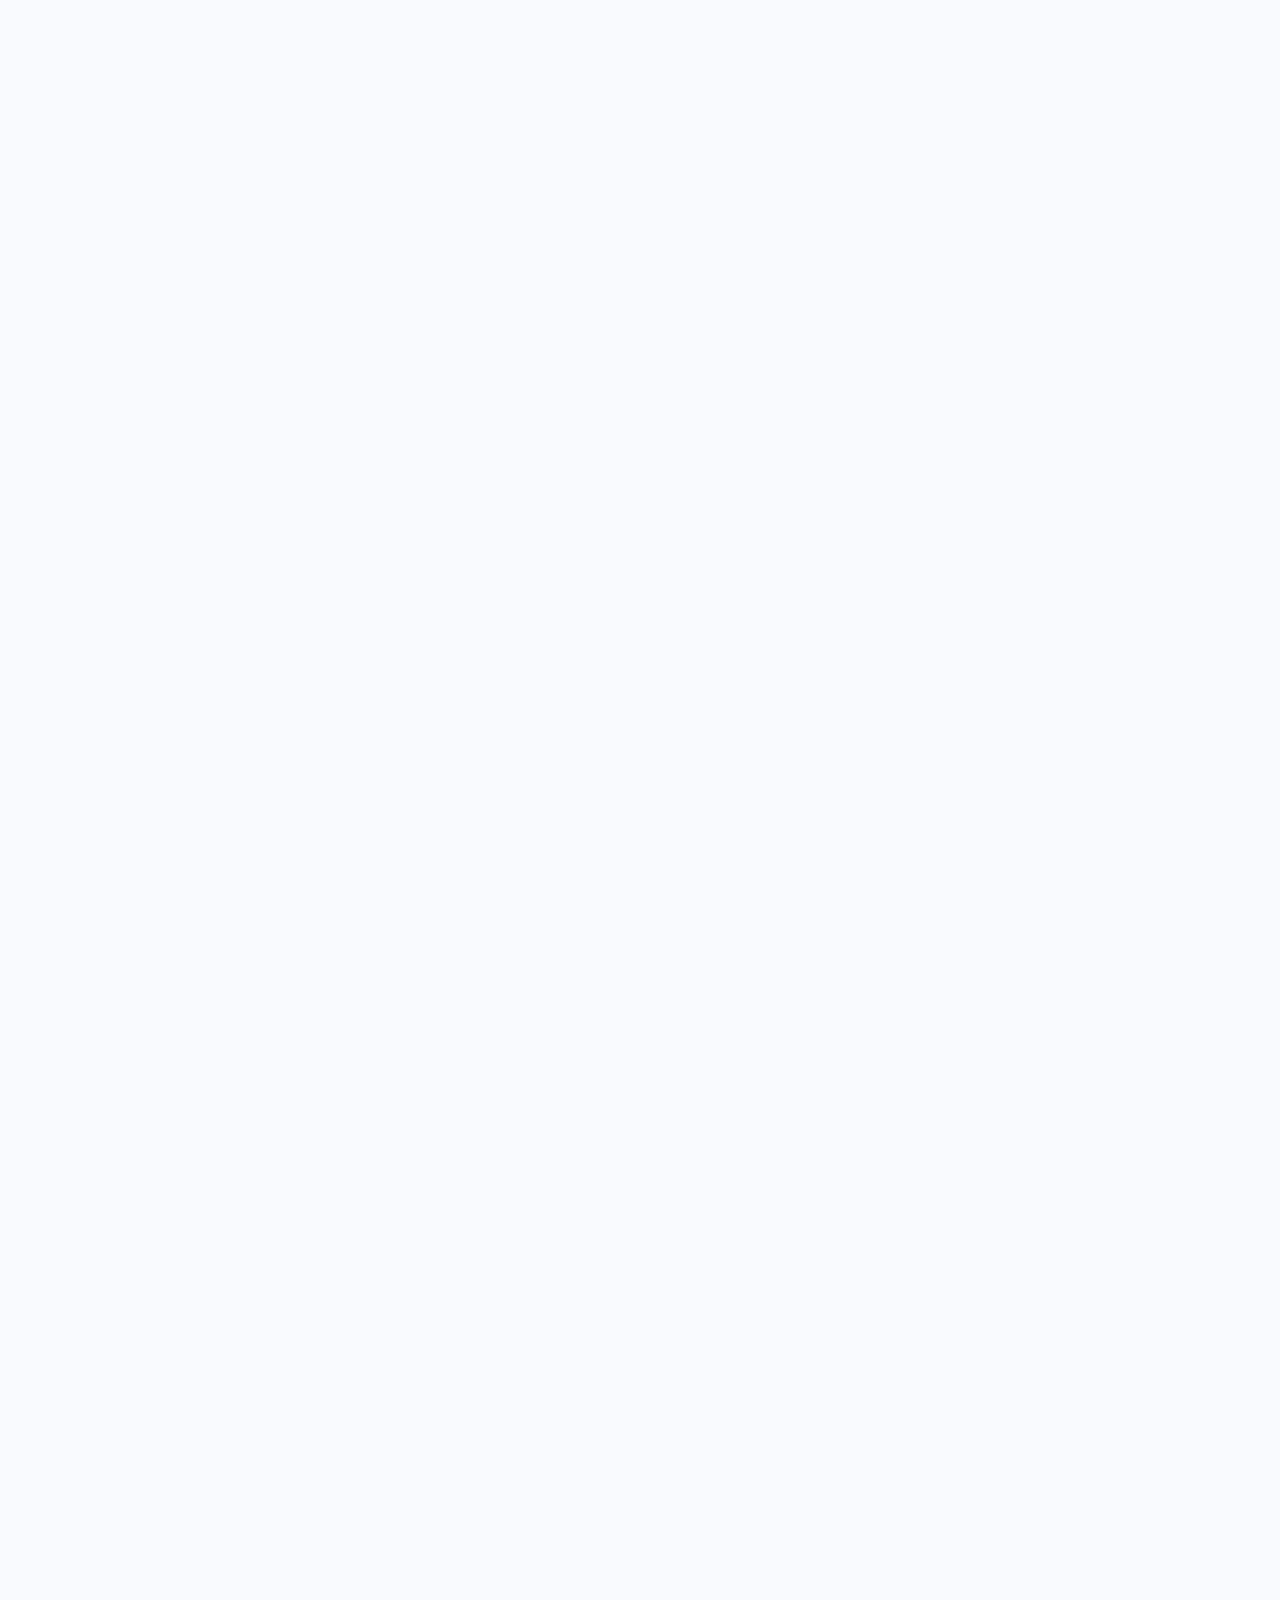
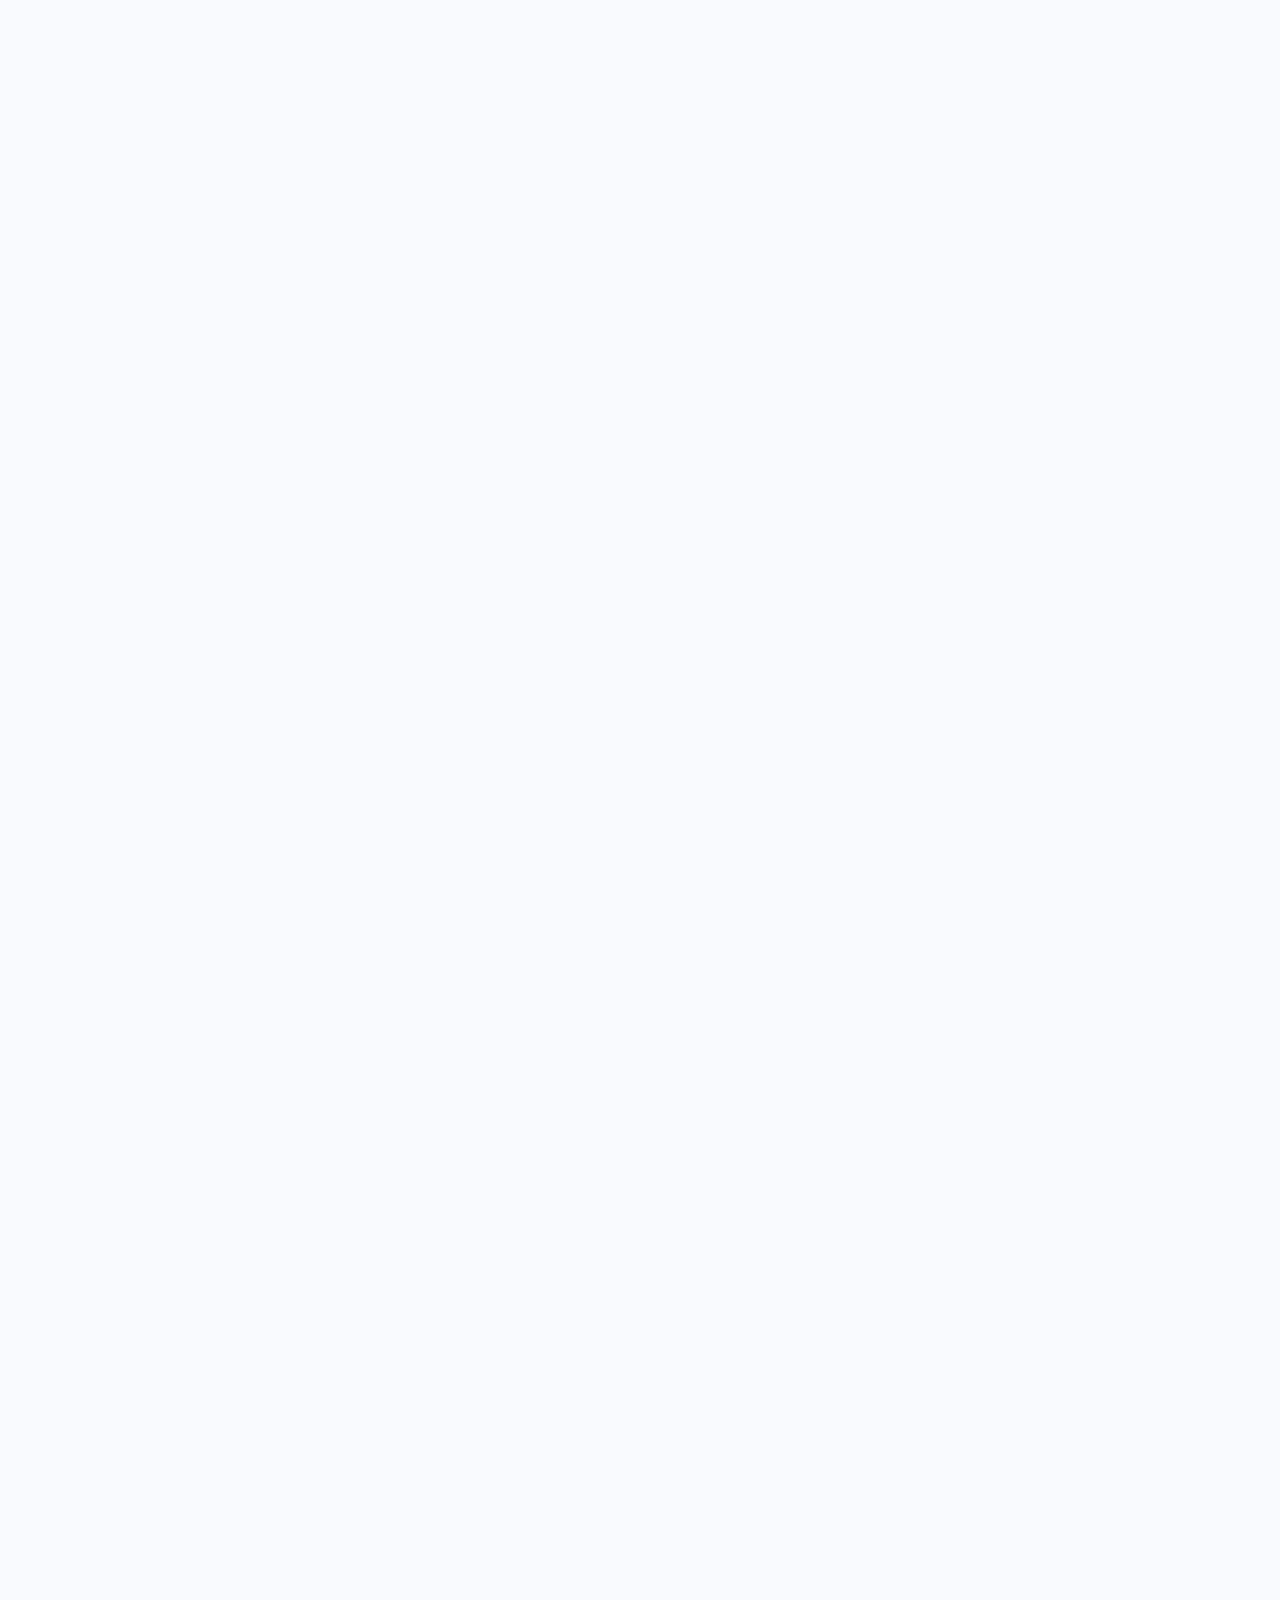
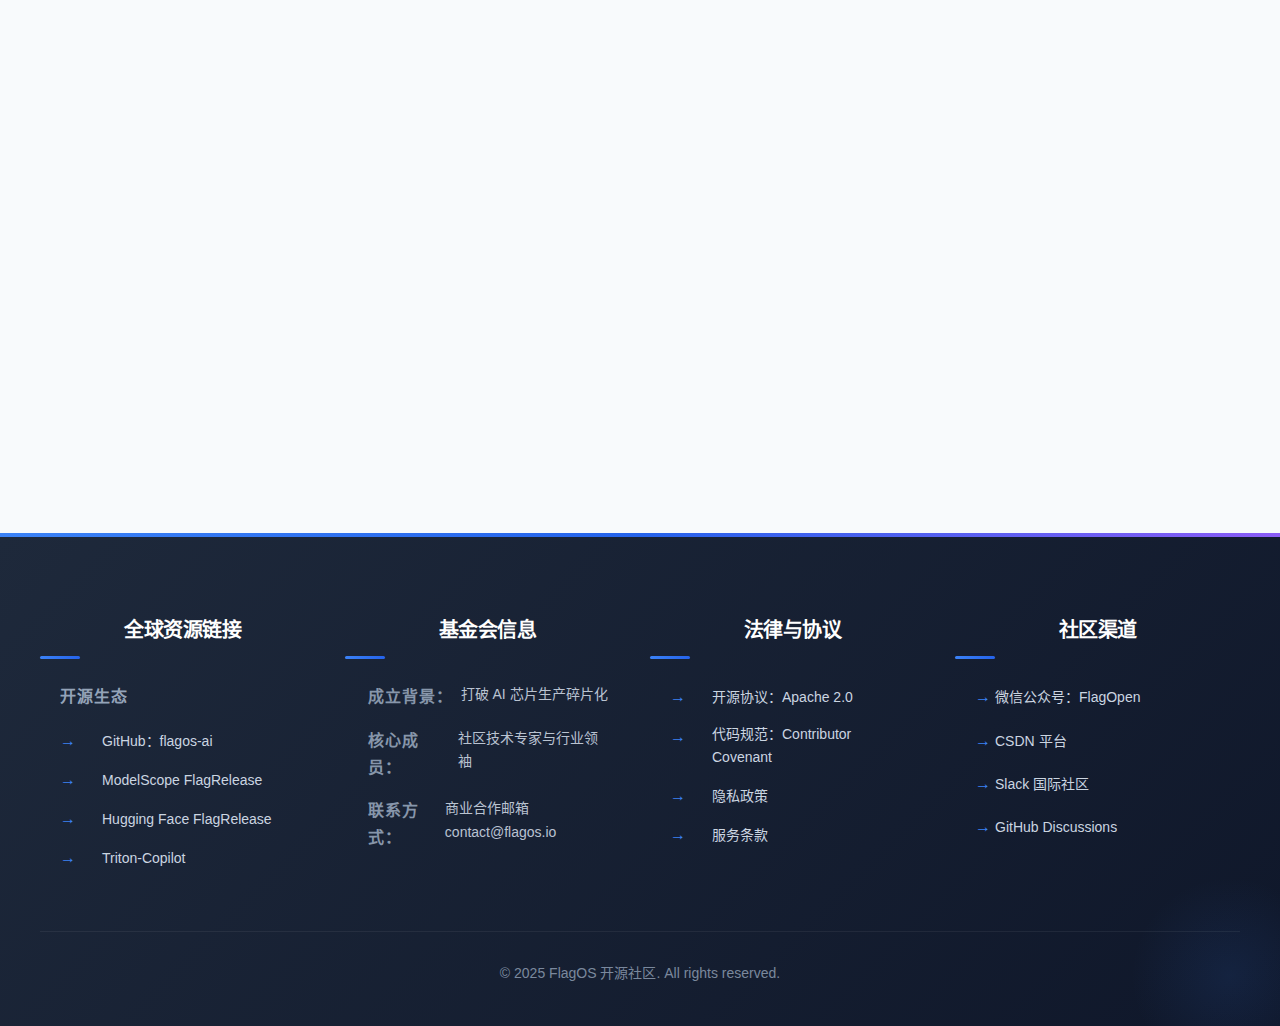
<file: models.html>
<!DOCTYPE html>
<html lang="zh-CN">
<head>
    <meta charset="UTF-8">
    <meta name="viewport" content="width=device-width, initial-scale=1.0">
    <meta name="description" content="FlagOS 模型仓库 - 提供 FlagOS 适配的模型资源，支持多芯片部署，包括语言模型、多模态模型、具身智能模型和新架构模型">
    <meta name="keywords" content="FlagOS, 模型仓库, 语言模型, 多模态模型, 具身智能模型, 新架构模型">
    <meta name="author" content="FlagOS 开源社区">
    <meta property="og:title" content="FlagOS 模型仓库 - AI 多芯片开源生态管理与性能平台">
    <meta property="og:description" content="提供 FlagOS 适配的模型资源，支持多芯片部署，包括语言模型、多模态模型、具身智能模型和新架构模型">
    <meta property="og:type" content="website">
    <meta property="og:url" content="https://www.flagos.net/models">
    <link rel="canonical" href="https://www.flagos.net/models">
    <title>FlagOS 模型仓库 - AI 多芯片开源生态管理与性能平台</title>
    <link rel="stylesheet" href="css/styles.css">
    <!-- 引入图标库 -->
    <link rel="stylesheet" href="https://cdnjs.cloudflare.com/ajax/libs/font-awesome/6.4.0/css/all.min.css">
    <link rel="alternate" href="https://www.flagos.net/en/models" hreflang="en" />
    <link rel="alternate" href="https://www.flagos.net/zh/models" hreflang="zh-CN" />
    <style>
        /* 全局搜索样式 */
        .search-container {
            position: relative;
            margin: 0 16px;
        }
        
        .search-input {
            width: 200px;
            padding: 10px 40px 10px 16px;
            border: 1px solid rgba(59, 130, 246, 0.2);
            border-radius: 25px;
            background-color: rgba(255, 255, 255, 0.9);
            font-size: 14px;
            transition: all 0.3s ease;
            outline: none;
        }
        
        .search-input:focus {
            width: 250px;
            border-color: #3b82f6;
            box-shadow: 0 0 0 3px rgba(59, 130, 246, 0.1);
        }
        
        .search-btn {
            position: absolute;
            right: 10px;
            top: 50%;
            transform: translateY(-50%);
            background: none;
            border: none;
            color: #64748b;
            cursor: pointer;
            font-size: 14px;
            transition: color 0.3s ease;
        }
        
        .search-btn:hover {
            color: #3b82f6;
        }
        
        /* 鏆楅粦妯″紡鍒囨崲鏍峰紡 */
        .theme-switcher {
            position: relative;
            display: inline-block;
            width: 40px;
            height: 20px;
            margin: 0 16px;
        }
        
        .theme-switcher input {
            opacity: 0;
            width: 0;
            height: 0;
        }
        
        .theme-slider {
            position: absolute;
            cursor: pointer;
            top: 0;
            left: 0;
            right: 0;
            bottom: 0;
            background-color: #cbd5e1;
            transition: .4s;
            border-radius: 34px;
        }
        
        .theme-slider:before {
            position: absolute;
            content: "";
            height: 16px;
            width: 16px;
            left: 2px;
            bottom: 2px;
            background-color: white;
            transition: .4s;
            border-radius: 50%;
        }
        
        input:checked + .theme-slider {
            background-color: #3b82f6;
        }
        
        input:checked + .theme-slider:before {
            transform: translateX(20px);
        }
        
        /* 鏆楅粦妯″紡鏍峰紡 */
        body.dark-mode {
            background-color: #0f172a;
            color: #f1f5f9;
        }
        
        body.dark-mode .navbar {
            background-color: rgba(15, 23, 42, 0.98);
            box-shadow: 0 4px 20px rgba(0, 0, 0, 0.2);
        }
        
        body.dark-mode .navbar .logo h1 {
            color: #3b82f6;
        }
        
        body.dark-mode .nav-menu li a {
            color: #94a3b8;
        }
        
        body.dark-mode .nav-menu li a:hover {
            color: #3b82f6;
            background-color: rgba(59, 130, 246, 0.1);
        }
        
        body.dark-mode section {
            background-color: #1e293b;
        }
        
        body.dark-mode section:nth-child(even) {
            background-color: #0f172a;
        }
        
        body.dark-mode h2, body.dark-mode h3, body.dark-mode h4 {
            color: #f8fafc;
        }
        
        body.dark-mode p, body.dark-mode li {
            color: #cbd5e1;
        }
        
        /* 绉诲姩绔€傞厤 */
        @media (max-width: 768px) {
            .search-container {
                margin: 16px 0;
                width: 100%;
            }
            
            .search-input {
                width: 100%;
            }
            
            .search-input:focus {
                width: 100%;
            }
            
            .theme-switcher {
                margin: 0 8px;
            }
        }
        
        /* 鍝嶅簲寮忓鑸紭鍖?*/
        @media (max-width: 1024px) {
            .nav-menu {
                gap: 16px;
            }
            
            .nav-menu li a {
                padding: 8px 12px;
                font-size: 14px;
            }
        }
    </style>
</head>
<body>
    <!-- 瀵艰埅鏍?-->
    <nav class="navbar">
        <div class="container">
            <div class="logo">
                <h1>FlagOS</h1>
            </div>
            <div class="nav-container">
                <ul class="nav-menu">
                    <li><a href="index.html">首页</a></li>
                    <li><a href="about.html">关于 FlagOS</a></li>
                    <li><a href="components.html">核心组件</a></li>
                    <li><a href="ecosystem.html">开源生态</a></li>
                    <li><a href="docs.html">文档中心</a></li>
                    <li><a href="flagos-detailed-execution.html">落地执行</a></li>
                    <li><a href="models.html" class="active">模型仓库</a></li>
                    <li><a href="community.html">社区中心</a></li>
                    <li><a href="partners.html">合作伙伴</a></li>
                    <li><a href="news.html">新闻动态</a></li>
                    <li><a href="contact.html">联系我们</a></li>
                </ul>
                
                <!-- 全球搜索 -->
                <div class="search-container">
                    <input type="text" class="search-input" placeholder="搜索组件、文档、模型..">
                    <button class="search-btn"><i class="fas fa-search"></i></button>
                </div>
            </div>
            
            <div class="nav-actions">
                <!-- 鏆楅粦妯″紡鍒囨崲 -->
                <label class="theme-switcher">
                    <input type="checkbox" id="theme-toggle">
                    <span class="theme-slider"></span>
                </label>
                
                <div class="language-switcher">
                    <a href="#" class="active">中文</a>
                    <span>/</span>
                    <a href="#">English</a>
                </div>
                
                <div class="mobile-menu-btn">
                    <span></span>
                    <span></span>
                    <span></span>
                </div>
            </div>
        </div>
    </nav>\r\n    <!-- 渚ц竟鏍忓垏鎹㈡寜閽?-->
    <button class="sidebar-toggle" id="sidebar-toggle">
        <i class="fas fa-bars"></i>
    </button>
    
    <!-- 侧边栏 -->
    <aside class="sidebar" id="sidebar">
        <div class="sidebar-header">
            <h3>页面导航</h3>
        </div>
        <ul class="sidebar-nav">
            <li><a href="#models-intro" class="active"><i class="fas fa-info-circle"></i> 模型仓库介绍</a></li>
            <li><a href="#models-search"><i class="fas fa-search"></i> 模型搜索</a></li>
            <li><a href="#models-overview"><i class="fas fa-folder-open"></i> 模型分类</a></li>
            <li><a href="#language-models"><i class="fas fa-comment"></i> 语言模型</a></li>
            <li><a href="#multimodal-models"><i class="fas fa-image"></i> 多模态模型</a></li>
            <li><a href="#embodied-models"><i class="fas fa-robot"></i> 具身智能模型</a></li>
            <li><a href="#new-arch-models"><i class="fas fa-code-branch"></i> 新架构模型</a></li>
        </ul>
    </aside>\r\n    <!-- 主要内容区域 -->
    <main class="main-content">
        <section class="models-intro" id="models-intro">
            <div class="container">
                <h2>模型仓库</h2>
                <p>FlagOS 模型仓库支持 100+ 开源模型适配发布，迁移效率提升 4 倍，为开发者提供便捷的模型获取和适配服务。</p>
            </div>
        </section>

        <section class="models-search" id="models-search">
            <div class="container">
                <h3>模型搜索</h3>
                <div class="search-filters">
                    <div class="filter-group">
                        <label for="chip-type">芯片类型</label>
                        <select id="chip-type">
                            <option value="all">全部</option>
                            <option value="huawei">华为昇腾</option>
                            <option value="cambricon">寒武纪</option>
                            <option value="haiguang">海光</option>
                            <option value="kunlun">昆仑芯</option>
                            <option value="moore">摩尔线程</option>
                            <option value="nvidia">英伟达</option>
                            <option value="arm">ARM</option>
                        </select>
                    </div>
                    <div class="filter-group">
                        <label for="model-type">模型类型</label>
                        <select id="model-type">
                            <option value="all">全部</option>
                            <option value="llm">语言模型</option>
                            <option value="multimodal">多模态模型</option>
                            <option value="embodied">具身智能模型</option>
                            <option value="new-arch">新架构模型</option>
                        </select>
                    </div>
                    <div class="filter-group">
                        <label for="task-type">任务类型</label>
                        <select id="task-type">
                            <option value="all">全部</option>
                            <option value="text-generation">文本生成</option>
                            <option value="image-generation">图像生成</option>
                            <option value="image-understanding">图像理解</option>
                            <option value="text-classification">文本分类</option>
                            <option value="question-answering">问答系统</option>
                        </select>
                    </div>
                    <div class="filter-group">
                        <button type="button" class="btn btn-primary">搜索</button>
                    </div>
                </div>
            </div>
        </section>

        <section class="models-overview" id="models-overview">
            <div class="container">
                <h3>模型分类</h3>
                <div class="models-categories">
                    <div class="category-card">
                        <h4>语言模型</h4>
                        <p>支持多种大语言模型，包括 Qwen、DeepSeek、GLM4.5、GPT-oss、Llama 等</p>
                        <a href="#language-models" class="btn btn-primary">查看模型</a>
                    </div>
                    <div class="category-card">
                        <h4>多模态模型</h4>
                        <p>支持图像-文本、音频-文本等多模态模型，包括 Qwen-VL、ERNIE4.5、Llama 系列等</p>
                        <a href="#multimodal-models" class="btn btn-primary">查看模型</a>
                    </div>
                    <div class="category-card">
                        <h4>具身智能模型</h4>
                        <p>支持机器人、智能体等具身智能模型，包括开源 EMU、RoboBrain2.0、面谱 CPM 等</p>
                        <a href="#embodied-models" class="btn btn-primary">查看模型</a>
                    </div>
                    <div class="category-card">
                        <h4>新架构模型</h4>
                        <p>支持 RWKV、Diffusion 系列等新架构模型</p>
                        <a href="#new-arch-models" class="btn btn-primary">查看模型</a>
                    </div>
                </div>
            </div>
        </section>

        <section id="language-models" class="models-list">
            <div class="container">
                <h3>语言模型</h3>
                <div class="models-grid">
                    <div class="model-card">
                        <h4>Qwen2.5-7B</h4>
                        <p>通义千问 2.5 版本，7B 参数的大语言模型，具有出色的文本生成能力</p>
                        <div class="model-stats">
                            <span>适配芯片：11 款</span>
                            <span>推理加速：40%</span>
                            <span>迁移效率：4 倍</span>
                        </div>
                        <div class="model-actions">
                            <a href="#" class="btn btn-outline">查看详情</a>
                            <a href="#" class="btn btn-primary">获取代码</a>
                            <a href="#" class="btn btn-secondary">在线试用</a>
                        </div>
                    </div>
                    <div class="model-card">
                        <h4>DeepSeek-R1</h4>
                        <p>深度求索发布的开源大语言模型，具有优秀的代码生成和推理能力</p>
                        <div class="model-stats">
                            <span>适配芯片：10 款</span>
                            <span>推理加速：35%</span>
                            <span>迁移效率：3.5 倍</span>
                        </div>
                        <div class="model-actions">
                            <a href="#" class="btn btn-outline">查看详情</a>
                            <a href="#" class="btn btn-primary">获取代码</a>
                            <a href="#" class="btn btn-secondary">在线试用</a>
                        </div>
                    </div>
                    <div class="model-card">
                        <h4>GLM4.5</h4>
                        <p>智谱 GLM 4.5 版本，具有强大的多语言和多模态能力</p>
                        <div class="model-stats">
                            <span>适配芯片：8 款</span>
                            <span>推理加速：38%</span>
                            <span>迁移效率：3.8 倍</span>
                        </div>
                        <div class="model-actions">
                            <a href="#" class="btn btn-outline">查看详情</a>
                            <a href="#" class="btn btn-primary">获取代码</a>
                            <a href="#" class="btn btn-secondary">在线试用</a>
                        </div>
                    </div>
                </div>
            </div>
        </section>

        <section id="multimodal-models" class="models-list">
            <div class="container">
                <h3>多模态模型</h3>
                <div class="models-grid">
                    <div class="model-card">
                        <h4>Qwen-VL</h4>
                        <p>通义千问多模态模型，支持图像理解和多模态对话</p>
                        <div class="model-stats">
                            <span>适配芯片：8 款</span>
                            <span>推理加速：30%</span>
                            <span>迁移效率：4 倍</span>
                        </div>
                        <div class="model-actions">
                            <a href="#" class="btn btn-outline">查看详情</a>
                            <a href="#" class="btn btn-primary">获取代码</a>
                            <a href="#" class="btn btn-secondary">在线试用</a>
                        </div>
                    </div>
                    <div class="model-card">
                        <h4>ERNIE4.5</h4>
                        <p>百度文心一言 4.5 版本，具有强大的多模态理解和生成能力</p>
                        <div class="model-stats">
                            <span>适配芯片：7 款</span>
                            <span>推理加速：28%</span>
                            <span>迁移效率：3.8 倍</span>
                        </div>
                        <div class="model-actions">
                            <a href="#" class="btn btn-outline">查看详情</a>
                            <a href="#" class="btn btn-primary">获取代码</a>
                            <a href="#" class="btn btn-secondary">在线试用</a>
                        </div>
                    </div>
                    <div class="model-card">
                        <h4>Llava-1.6</h4>
                        <p>开源多模态模型，将 Llama 与视觉模型结合，支持图像描述和问答</p>
                        <div class="model-stats">
                            <span>适配芯片：10 款</span>
                            <span>推理加速：32%</span>
                            <span>迁移效率：3.2 倍</span>
                        </div>
                        <div class="model-actions">
                            <a href="#" class="btn btn-outline">查看详情</a>
                            <a href="#" class="btn btn-primary">获取代码</a>
                            <a href="#" class="btn btn-secondary">在线试用</a>
                        </div>
                    </div>
                </div>
            </div>
        </section>

        <!-- 具身智能模型 -->
        <section id="embodied-models" class="models-list">
            <div class="container">
                <h3>具身智能模型</h3>
                <div class="models-grid">
                    <div class="model-card">
                        <h4>开源 EMU</h4>
                        <p>智源开源的具身智能模型，支持机器人感知和控制</p>
                        <div class="model-stats">
                            <span>适配芯片：6 款</span>
                            <span>推理加速：25%</span>
                            <span>迁移效率：3 倍</span>
                        </div>
                        <div class="model-actions">
                            <a href="#" class="btn btn-outline">查看详情</a>
                            <a href="#" class="btn btn-primary">获取代码</a>
                            <a href="#" class="btn btn-secondary">在线试用</a>
                        </div>
                    </div>
                    <div class="model-card">
                        <h4>RoboBrain2.0</h4>
                        <p>先进的机器人脑模型，支持复杂环境下的自主决策</p>
                        <div class="model-stats">
                            <span>适配芯片：5 款</span>
                            <span>推理加速：22%</span>
                            <span>迁移效率：2.8 倍</span>
                        </div>
                        <div class="model-actions">
                            <a href="#" class="btn btn-outline">查看详情</a>
                            <a href="#" class="btn btn-primary">获取代码</a>
                            <a href="#" class="btn btn-secondary">在线试用</a>
                        </div>
                    </div>
                    <div class="model-card">
                        <h4>面谱 CPM</h4>
                        <p>通用具身智能模型，支持多种机器人平台</p>
                        <div class="model-stats">
                            <span>适配芯片：7 款</span>
                            <span>推理加速：28%</span>
                            <span>迁移效率：3.2 倍</span>
                        </div>
                        <div class="model-actions">
                            <a href="#" class="btn btn-outline">查看详情</a>
                            <a href="#" class="btn btn-primary">获取代码</a>
                            <a href="#" class="btn btn-secondary">在线试用</a>
                        </div>
                    </div>
                </div>
            </div>
        </section>

        <!-- 新架构模型 -->
        <section id="new-arch-models" class="models-list">
            <div class="container">
                <h3>新架构模型</h3>
                <div class="models-grid">
                    <div class="model-card">
                        <h4>RWKV-6</h4>
                        <p>基于循环神经网络的大语言模型，具有高效推理能力</p>
                        <div class="model-stats">
                            <span>适配芯片：9 款</span>
                            <span>推理加速：45%</span>
                            <span>迁移效率：4.2 倍</span>
                        </div>
                        <div class="model-actions">
                            <a href="#" class="btn btn-outline">查看详情</a>
                            <a href="#" class="btn btn-primary">获取代码</a>
                            <a href="#" class="btn btn-secondary">在线试用</a>
                        </div>
                    </div>
                    <div class="model-card">
                        <h4>Stable Diffusion 3</h4>
                        <p>先进的文本到图像生成模型，具有出色的图像质量</p>
                        <div class="model-stats">
                            <span>适配芯片：8 款</span>
                            <span>推理加速：35%</span>
                            <span>迁移效率：3.8 倍</span>
                        </div>
                        <div class="model-actions">
                            <a href="#" class="btn btn-outline">查看详情</a>
                            <a href="#" class="btn btn-primary">获取代码</a>
                            <a href="#" class="btn btn-secondary">在线试用</a>
                        </div>
                    </div>
                    <div class="model-card">
                        <h4>Mixtral 8x7B</h4>
                        <p>基于 MoE 架构的高效大语言模型，具有出色的推理能力</p>
                        <div class="model-stats">
                            <span>适配芯片：7 款</span>
                            <span>推理加速：38%</span>
                            <span>迁移效率：4 倍</span>
                        </div>
                        <div class="model-actions">
                            <a href="#" class="btn btn-outline">查看详情</a>
                            <a href="#" class="btn btn-primary">获取代码</a>
                            <a href="#" class="btn btn-secondary">在线试用</a>
                        </div>
                    </div>
                </div>
            </div>
        </section>

        <!-- 模型使用案例 -->
        <section class="model-use-cases">
            <div class="container">
                <h3>模型使用案例</h3>
                <div class="use-cases-grid">
                    <div class="use-case-card">
                        <h4>智能客服系统</h4>
                        <p>基于 Qwen2.5-7B 模型构建的智能客服系统，在某大型电商平台部署，降低客服成本 60%</p>
                        <div class="use-case-meta">
                            <span>使用模型：Qwen2.5-7B</span>
                            <span>部署芯片：华为昇腾</span>
                        </div>
                    </div>
                    <div class="use-case-card">
                        <h4>工业缺陷检测</h4>
                        <p>基于 Llava-1.6 模型开发的工业缺陷检测系统，在汽车制造领域应用，检测准确率达 99.2%</p>
                        <div class="use-case-meta">
                            <span>使用模型：Llava-1.6</span>
                            <span>部署芯片：英伟达</span>
                        </div>
                    </div>
                    <div class="use-case-card">
                        <h4>机器人导航系统</h4>
                        <p>基于 RoboBrain2.0 开发的机器人导航系统，在仓储环境中实现自主导航和避障</p>
                        <div class="use-case-meta">
                            <span>使用模型：RoboBrain2.0</span>
                            <span>部署芯片：昆仑芯</span>
                        </div>
                    </div>
                </div>
            </div>
        </section>

        <section class="model-platforms">
            <div class="container">
                <h3>模型平台驱动</h3>
                <p>FlagRelease 与主流模型平台深度集成，支持一键获取适配模型</p>
                <div class="platforms-grid">
                    <div class="platform-card">
                        <h4>ModelScope</h4>
                        <p>魔搭社区，国内领先的 AI 模型平台</p>
                        <a href="#" target="_blank" class="btn btn-primary">访问 ModelScope</a>
                    </div>
                    <div class="platform-card">
                        <h4>Hugging Face</h4>
                        <p>全球最大的开源模型平台</p>
                        <a href="#" target="_blank" class="btn btn-primary">访问 Hugging Face</a>
                    </div>
                    <div class="platform-card">
                        <h4>WiseModel</h4>
                        <p>智谱 AI 模型平台，提供丰富的大模型资源</p>
                        <a href="#" target="_blank" class="btn btn-primary">访问 WiseModel</a>
                    </div>
                </div>
            </div>
        </section>
    </main>

    <!-- 页脚 -->
    <footer class="footer">
        <div class="container">
            <div class="footer-content">
                <div class="footer-section">
                    <h4>全球资源链接</h4>
                    <div class="resources-links">
                        <div class="link-category">
                            <h5>开源生态</h5>
                            <ul>
                                <li><a href="https://github.com/flagos-ai" target="_blank">GitHub：flagos-ai</a></li>
                                <li><a href="#" target="_blank">ModelScope FlagRelease</a></li>
                                <li><a href="#" target="_blank">Hugging Face FlagRelease</a></li>
                                <li><a href="https://triton-copilot.baai.ac.cn/" target="_blank">Triton-Copilot</a></li>
                            </ul>
                        </div>
                    </div>
                </div>
                <div class="footer-section">
                    <h4>基金会信息</h4>
                    <div class="foundation-info">
                        <p><strong>成立背景：</strong>打破 AI 芯片生产碎片化</p>
                        <p><strong>核心成员：</strong>社区技术专家与行业领袖</p>
                        <p><strong>联系方式：</strong>商业合作邮箱 contact@flagos.io</p>
                    </div>
                </div>
                <div class="footer-section">
                    <h4>法律与协议</h4>
                    <div class="legal-links">
                        <ul>
                            <li><a href="#">开源协议：Apache 2.0</a></li>
                            <li><a href="#">代码规范：Contributor Covenant</a></li>
                            <li><a href="#">隐私政策</a></li>
                            <li><a href="#">服务条款</a></li>
                        </ul>
                    </div>
                </div>
                <div class="footer-section">
                    <h4>社区渠道</h4>
                    <div class="community-links">
                        <ul>
                            <li><a href="#">微信公众号：FlagOpen</a></li>
                            <li><a href="#">CSDN 平台</a></li>
                            <li><a href="#" target="_blank">Slack 国际社区</a></li>
                            <li><a href="https://github.com/flagos-ai/discussions" target="_blank">GitHub Discussions</a></li>
                        </ul>
                    </div>
                </div>
            </div>
            <div class="footer-bottom">
                <p>&copy; 2025 FlagOS 开源社区. All rights reserved.</p>
            </div>
        </div>
    </footer>

    <!-- JavaScript -->
    <script src="js/script.js"></script>
    
    <!-- 主题切换脚本 -->
    <script>
        document.addEventListener('DOMContentLoaded', () => {
            // 暗黑模式切换
            const themeToggle = document.getElementById('theme-toggle');
            
            // 检查本地存储中的主题偏好
            if (localStorage.getItem('theme') === 'dark' || 
                (!localStorage.getItem('theme') && window.matchMedia('(prefers-color-scheme: dark)').matches)) {
                document.body.classList.add('dark-mode');
                if (themeToggle) {
                    themeToggle.checked = true;
                }
            }
            
            // 切换主题
            if (themeToggle) {
                themeToggle.addEventListener('change', () => {
                    document.body.classList.toggle('dark-mode');
                    if (document.body.classList.contains('dark-mode')) {
                        localStorage.setItem('theme', 'dark');
                    } else {
                        localStorage.setItem('theme', 'light');
                    }
                });
            }
            
            // 搜索功能
            const searchInput = document.querySelector('.search-input');
            const searchBtn = document.querySelector('.search-btn');
            
            function performSearch() {
                if (!searchInput) return;
                const query = searchInput.value.trim();
                if (query) {
                    console.log('搜索:', query);
                    // 这里可以添加实际的搜索逻辑
                    alert(`搜索 "${query}"，搜索功能开发中...`);
                }
            }
            
            if (searchBtn) {
                searchBtn.addEventListener('click', () => {
                    performSearch();
                });
            }
            
            if (searchInput) {
                searchInput.addEventListener('keypress', (e) => {
                    if (e.key === 'Enter') {
                        performSearch();
                    }
                });
            }
            
            // 侧边栏切换功能
            const sidebarToggle = document.getElementById('sidebar-toggle');
            const sidebar = document.getElementById('sidebar');
            
            // 移除自动添加的类，让CSS hover效果控制侧边栏
            document.body.classList.remove('sidebar-expanded');
            document.body.classList.remove('sidebar-collapsed');
            
            // 切换侧边栏
            if (sidebarToggle) {
                sidebarToggle.addEventListener('click', () => {
                    document.body.classList.toggle('sidebar-expanded');
                    document.body.classList.toggle('sidebar-collapsed');
                    
                    // 保存侧边栏状态到本地存储
                    if (document.body.classList.contains('sidebar-expanded')) {
                        localStorage.setItem('sidebar', 'expanded');
                    } else {
                        localStorage.setItem('sidebar', 'collapsed');
                    }
                });
            }
            
            // 根据当前页面设置侧边栏激活状态
            const currentPage = window.location.pathname.split('/').pop() || 'index.html';
            const sidebarLinks = document.querySelectorAll('.sidebar-nav li a');
            
            sidebarLinks.forEach(link => {
                const linkPage = link.getAttribute('href');
                if (linkPage === currentPage) {
                    link.classList.add('active');
                }
            });
        });
    </script>
</body>
</html>
</file>
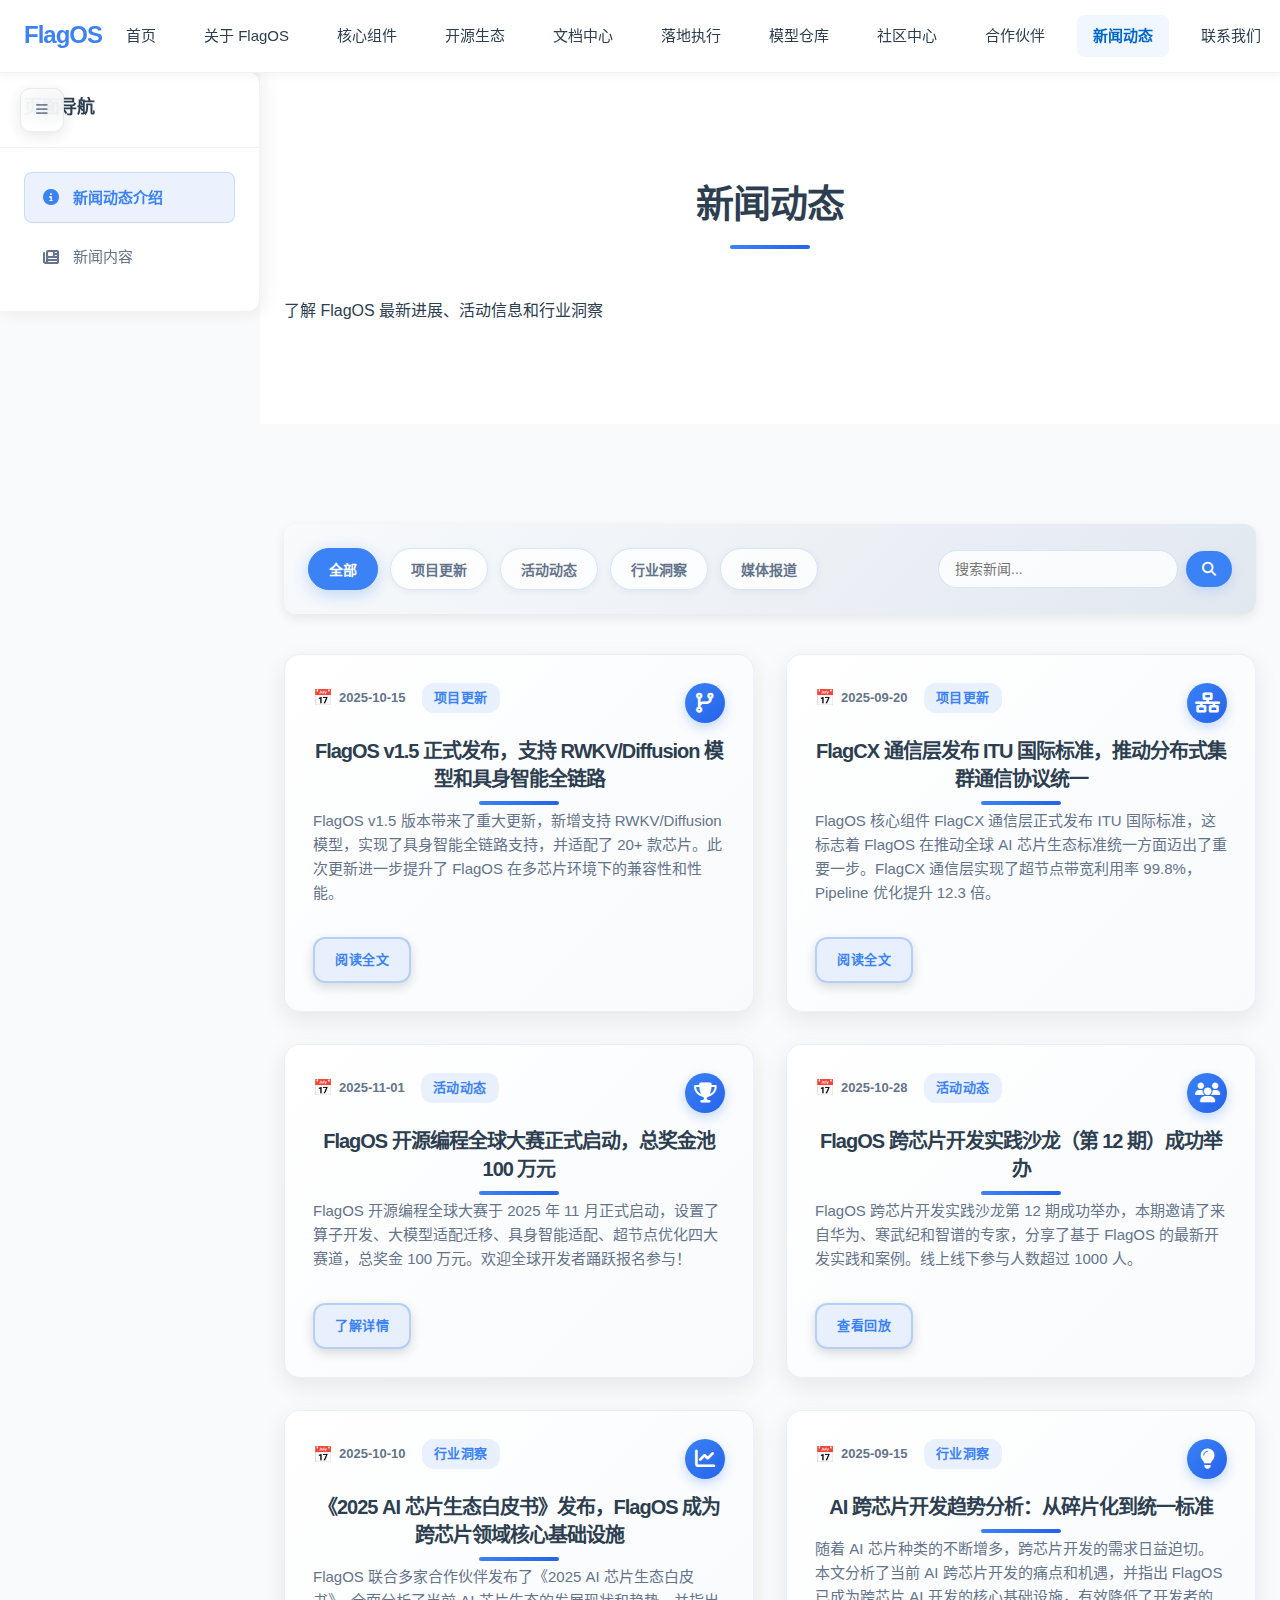
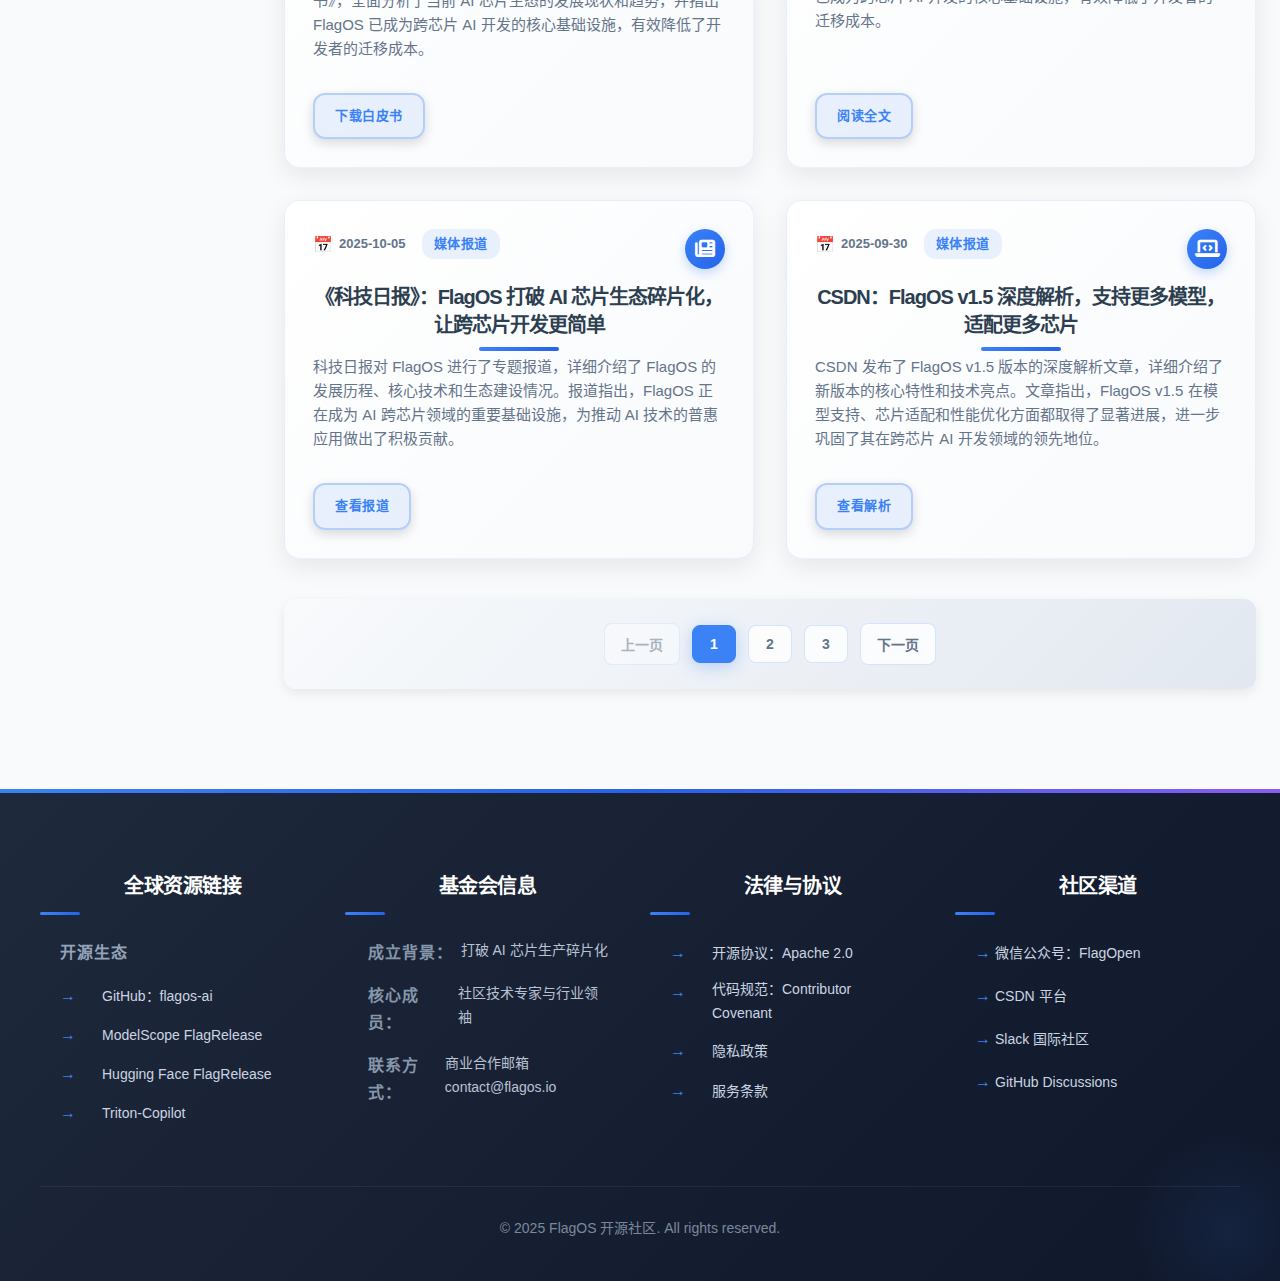
<file: news.html>
<!DOCTYPE html>
<html lang="zh-CN">
<head>
    <meta charset="UTF-8">
    <meta name="viewport" content="width=device-width, initial-scale=1.0">
    <meta name="description" content="FlagOS 新闻动态 - 了解 FlagOS 项目更新、活动动态、行业洞察和媒体报道">
    <meta name="keywords" content="FlagOS, 新闻动态, 项目更新, 活动动态, 行业洞察, 媒体报道">
    <meta name="author" content="FlagOS 开源社区">
    <meta property="og:title" content="FlagOS 新闻动态 - AI 跨芯片开源生态治理与赋能平台">
    <meta property="og:description" content="了解 FlagOS 项目更新、活动动态、行业洞察和媒体报道">
    <meta property="og:type" content="website">
    <meta property="og:url" content="https://www.flagos.net/news">
    <link rel="canonical" href="https://www.flagos.net/news">
    <title>FlagOS 新闻动态 - AI 跨芯片开源生态治理与赋能平台</title>
    <link rel="stylesheet" href="css/styles.css">
    <!-- 引入图标库 -->
    <link rel="stylesheet" href="https://cdnjs.cloudflare.com/ajax/libs/font-awesome/6.4.0/css/all.min.css">
    <link rel="alternate" href="https://www.flagos.net/en/news" hreflang="en" />
    <link rel="alternate" href="https://www.flagos.net/zh/news" hreflang="zh-CN" />
    <style>
        /* 全局搜索样式 */
        .search-container {
            position: relative;
            margin: 0 16px;
        }
        
        .search-input {
            width: 200px;
            padding: 10px 40px 10px 16px;
            border: 1px solid rgba(59, 130, 246, 0.2);
            border-radius: 25px;
            background-color: rgba(255, 255, 255, 0.9);
            font-size: 14px;
            transition: all 0.3s ease;
            outline: none;
        }
        
        .search-input:focus {
            width: 250px;
            border-color: #3b82f6;
            box-shadow: 0 0 0 3px rgba(59, 130, 246, 0.1);
        }
        
        .search-btn {
            position: absolute;
            right: 10px;
            top: 50%;
            transform: translateY(-50%);
            background: none;
            border: none;
            color: #64748b;
            cursor: pointer;
            font-size: 14px;
            transition: color 0.3s ease;
        }
        
        .search-btn:hover {
            color: #3b82f6;
        }
        
        /* 暗黑模式切换样式 */
        .theme-switcher {
            position: relative;
            display: inline-block;
            width: 40px;
            height: 20px;
            margin: 0 16px;
        }
        
        .theme-switcher input {
            opacity: 0;
            width: 0;
            height: 0;
        }
        
        .theme-slider {
            position: absolute;
            cursor: pointer;
            top: 0;
            left: 0;
            right: 0;
            bottom: 0;
            background-color: #cbd5e1;
            transition: .4s;
            border-radius: 34px;
        }
        
        .theme-slider:before {
            position: absolute;
            content: "";
            height: 16px;
            width: 16px;
            left: 2px;
            bottom: 2px;
            background-color: white;
            transition: .4s;
            border-radius: 50%;
        }
        
        input:checked + .theme-slider {
            background-color: #3b82f6;
        }
        
        input:checked + .theme-slider:before {
            transform: translateX(20px);
        }
        
        /* 暗黑模式样式 */
        body.dark-mode {
            background-color: #0f172a;
            color: #f1f5f9;
        }
        
        body.dark-mode .navbar {
            background-color: rgba(15, 23, 42, 0.98);
            box-shadow: 0 4px 20px rgba(0, 0, 0, 0.2);
        }
        
        body.dark-mode .navbar .logo h1 {
            color: #3b82f6;
        }
        
        body.dark-mode .nav-menu li a {
            color: #94a3b8;
        }
        
        body.dark-mode .nav-menu li a:hover {
            color: #3b82f6;
            background-color: rgba(59, 130, 246, 0.1);
        }
        
        body.dark-mode section {
            background-color: #1e293b;
        }
        
        body.dark-mode section:nth-child(even) {
            background-color: #0f172a;
        }
        
        body.dark-mode h2, body.dark-mode h3, body.dark-mode h4 {
            color: #f8fafc;
        }
        
        body.dark-mode p, body.dark-mode li {
            color: #cbd5e1;
        }
        
        /* 移动设备适配 */
        @media (max-width: 768px) {
            .search-container {
                margin: 16px 0;
                width: 100%;
            }
            
            .search-input {
                width: 100%;
            }
            
            .search-input:focus {
                width: 100%;
            }
            
            .theme-switcher {
                margin: 0 8px;
            }
        }
        
        /* 响应式导航栏调整 */
        @media (max-width: 1024px) {
            .nav-menu {
                gap: 16px;
            }
            
            .nav-menu li a {
                padding: 8px 12px;
                font-size: 14px;
            }
        }
    </style>
</head>
<body>
    <!-- 导航栏 -->
    <nav class="navbar">
        <div class="container">
            <div class="logo">
                <h1>FlagOS</h1>
            </div>
            <div class="nav-container">
                <ul class="nav-menu">
                    <li><a href="index.html">首页</a></li>
                    <li><a href="about.html">关于 FlagOS</a></li>
                    <li><a href="components.html">核心组件</a></li>
                    <li><a href="ecosystem.html">开源生态</a></li>
                    <li><a href="docs.html">文档中心</a></li>
                    <li><a href="flagos-detailed-execution.html">落地执行</a></li>
                    <li><a href="models.html">模型仓库</a></li>
                    <li><a href="community.html">社区中心</a></li>
                    <li><a href="partners.html">合作伙伴</a></li>
                    <li><a href="news.html" class="active">新闻动态</a></li>
                    <li><a href="contact.html">联系我们</a></li>
                </ul>
                
                <!-- 全局搜索 -->
                <div class="search-container">
                    <input type="text" class="search-input" placeholder="搜索组件、文档、模型..">
                    <button class="search-btn"><i class="fas fa-search"></i></button>
                </div>
            </div>
            
            <div class="nav-actions">
                <!-- 暗黑模式切换 -->
                <label class="theme-switcher">
                    <input type="checkbox" id="theme-toggle">
                    <span class="theme-slider"></span>
                </label>
                
                <div class="language-switcher">
                    <a href="#" class="active">中文</a>
                    <span>/</span>
                    <a href="#">English</a>
                </div>
                
                <div class="mobile-menu-btn">
                    <span></span>
                    <span></span>
                    <span></span>
                </div>
            </div>
        </div>
    </nav>
    <!-- 侧边栏切换按钮 -->
    <button class="sidebar-toggle" id="sidebar-toggle">
        <i class="fas fa-bars"></i>
    </button>
    
    <!-- 侧边栏 -->
    <aside class="sidebar" id="sidebar">
        <div class="sidebar-header">
            <h3>页面导航</h3>
        </div>
        <ul class="sidebar-nav">
            <li><a href="#news-hero" class="active"><i class="fas fa-info-circle"></i> 新闻动态介绍</a></li>
            <li><a href="#news-container"><i class="fas fa-newspaper"></i> 新闻内容</a></li>
        </ul>
    </aside>
    <!-- 主要内容区域 -->
    <main class="main-content">
        <section class="news-hero" id="news-hero">
            <div class="container">
                <h2>新闻动态</h2>
                <p>了解 FlagOS 最新进展、活动信息和行业洞察</p>
            </div>
        </section>

        <section class="news-container" id="news-container">
            <div class="container">
                <div class="news-filters">
                    <div class="filter-tabs">
                        <button class="filter-tab active" data-filter="all">全部</button>
                        <button class="filter-tab" data-filter="project-updates">项目更新</button>
                        <button class="filter-tab" data-filter="events">活动动态</button>
                        <button class="filter-tab" data-filter="industry-insights">行业洞察</button>
                        <button class="filter-tab" data-filter="media-coverage">媒体报道</button>
                    </div>
                    <div class="search-bar">
                        <input type="text" placeholder="搜索新闻...">
                        <button type="submit"><i class="fas fa-search"></i></button>
                    </div>
                </div>

                <div class="news-grid">
                    <!-- 项目更新 -->
                    <article class="news-item project-updates">
                        <div class="news-meta">
                            <span class="news-date">2025-10-15</span>
                            <span class="news-category">项目更新</span>
                        </div>
                        <div class="news-icon"><i class="fas fa-code-branch"></i></div>
                        <h3>FlagOS v1.5 正式发布，支持 RWKV/Diffusion 模型和具身智能全链路</h3>
                        <p>FlagOS v1.5 版本带来了重大更新，新增支持 RWKV/Diffusion 模型，实现了具身智能全链路支持，并适配了 20+ 款芯片。此次更新进一步提升了 FlagOS 在多芯片环境下的兼容性和性能。</p>
                        <a href="#" class="btn btn-secondary">阅读全文</a>
                    </article>

                    <article class="news-item project-updates">
                        <div class="news-meta">
                            <span class="news-date">2025-09-20</span>
                            <span class="news-category">项目更新</span>
                        </div>
                        <div class="news-icon"><i class="fas fa-network-wired"></i></div>
                        <h3>FlagCX 通信层发布 ITU 国际标准，推动分布式集群通信协议统一</h3>
                        <p>FlagOS 核心组件 FlagCX 通信层正式发布 ITU 国际标准，这标志着 FlagOS 在推动全球 AI 芯片生态标准统一方面迈出了重要一步。FlagCX 通信层实现了超节点带宽利用率 99.8%，Pipeline 优化提升 12.3 倍。</p>
                        <a href="#" class="btn btn-secondary">阅读全文</a>
                    </article>

                    <!-- 活动动态 -->
                    <article class="news-item events">
                        <div class="news-meta">
                            <span class="news-date">2025-11-01</span>
                            <span class="news-category">活动动态</span>
                        </div>
                        <div class="news-icon"><i class="fas fa-trophy"></i></div>
                        <h3>FlagOS 开源编程全球大赛正式启动，总奖金池 100 万元</h3>
                        <p>FlagOS 开源编程全球大赛于 2025 年 11 月正式启动，设置了算子开发、大模型适配迁移、具身智能适配、超节点优化四大赛道，总奖金 100 万元。欢迎全球开发者踊跃报名参与！</p>
                        <a href="#" class="btn btn-secondary">了解详情</a>
                    </article>

                    <article class="news-item events">
                        <div class="news-meta">
                            <span class="news-date">2025-10-28</span>
                            <span class="news-category">活动动态</span>
                        </div>
                        <div class="news-icon"><i class="fas fa-users"></i></div>
                        <h3>FlagOS 跨芯片开发实践沙龙（第 12 期）成功举办</h3>
                        <p>FlagOS 跨芯片开发实践沙龙第 12 期成功举办，本期邀请了来自华为、寒武纪和智谱的专家，分享了基于 FlagOS 的最新开发实践和案例。线上线下参与人数超过 1000 人。</p>
                        <a href="#" class="btn btn-secondary">查看回放</a>
                    </article>

                    <!-- 行业洞察 -->
                    <article class="news-item industry-insights">
                        <div class="news-meta">
                            <span class="news-date">2025-10-10</span>
                            <span class="news-category">行业洞察</span>
                        </div>
                        <div class="news-icon"><i class="fas fa-chart-line"></i></div>
                        <h3>《2025 AI 芯片生态白皮书》发布，FlagOS 成为跨芯片领域核心基础设施</h3>
                        <p>FlagOS 联合多家合作伙伴发布了《2025 AI 芯片生态白皮书》，全面分析了当前 AI 芯片生态的发展现状和趋势，并指出 FlagOS 已成为跨芯片 AI 开发的核心基础设施，有效降低了开发者的迁移成本。</p>
                        <a href="#" class="btn btn-secondary">下载白皮书</a>
                    </article>

                    <article class="news-item industry-insights">
                        <div class="news-meta">
                            <span class="news-date">2025-09-15</span>
                            <span class="news-category">行业洞察</span>
                        </div>
                        <div class="news-icon"><i class="fas fa-lightbulb"></i></div>
                        <h3>AI 跨芯片开发趋势分析：从碎片化到统一标准</h3>
                        <p>随着 AI 芯片种类的不断增多，跨芯片开发的需求日益迫切。本文分析了当前 AI 跨芯片开发的痛点和机遇，并指出 FlagOS 已成为跨芯片 AI 开发的核心基础设施，有效降低了开发者的迁移成本。</p>
                        <a href="#" class="btn btn-secondary">阅读全文</a>
                    </article>

                    <!-- 媒体报道 -->
                    <article class="news-item media-coverage">
                        <div class="news-meta">
                            <span class="news-date">2025-10-05</span>
                            <span class="news-category">媒体报道</span>
                        </div>
                        <div class="news-icon"><i class="fas fa-newspaper"></i></div>
                        <h3>《科技日报》：FlagOS 打破 AI 芯片生态碎片化，让跨芯片开发更简单</h3>
                        <p>科技日报对 FlagOS 进行了专题报道，详细介绍了 FlagOS 的发展历程、核心技术和生态建设情况。报道指出，FlagOS 正在成为 AI 跨芯片领域的重要基础设施，为推动 AI 技术的普惠应用做出了积极贡献。</p>
                        <a href="#" class="btn btn-secondary">查看报道</a>
                    </article>

                    <article class="news-item media-coverage">
                        <div class="news-meta">
                            <span class="news-date">2025-09-30</span>
                            <span class="news-category">媒体报道</span>
                        </div>
                        <div class="news-icon"><i class="fas fa-laptop-code"></i></div>
                        <h3>CSDN：FlagOS v1.5 深度解析，支持更多模型，适配更多芯片</h3>
                        <p>CSDN 发布了 FlagOS v1.5 版本的深度解析文章，详细介绍了新版本的核心特性和技术亮点。文章指出，FlagOS v1.5 在模型支持、芯片适配和性能优化方面都取得了显著进展，进一步巩固了其在跨芯片 AI 开发领域的领先地位。</p>
                        <a href="#" class="btn btn-secondary">查看解析</a>
                    </article>
                </div>

                <div class="pagination">
                    <button class="page-btn prev" disabled>上一页</button>
                    <button class="page-btn active">1</button>
                    <button class="page-btn">2</button>
                    <button class="page-btn">3</button>
                    <button class="page-btn next">下一页</button>
                </div>
            </div>
        </section>
    </main>

    <!-- 页脚 -->
    <footer class="footer">
        <div class="container">
            <div class="footer-content">
                <div class="footer-section">
                    <h4>全球资源链接</h4>
                    <div class="resources-links">
                        <div class="link-category">
                            <h5>开源生态</h5>
                            <ul>
                                <li><a href="https://github.com/flagos-ai" target="_blank">GitHub：flagos-ai</a></li>
                                <li><a href="#" target="_blank">ModelScope FlagRelease</a></li>
                                <li><a href="#" target="_blank">Hugging Face FlagRelease</a></li>
                                <li><a href="https://triton-copilot.baai.ac.cn/" target="_blank">Triton-Copilot</a></li>
                            </ul>
                        </div>
                    </div>
                </div>
                <div class="footer-section">
                    <h4>基金会信息</h4>
                    <div class="foundation-info">
                        <p><strong>成立背景：</strong>打破 AI 芯片生产碎片化</p>
                        <p><strong>核心成员：</strong>社区技术专家与行业领袖</p>
                        <p><strong>联系方式：</strong>商业合作邮箱 contact@flagos.io</p>
                    </div>
                </div>
                <div class="footer-section">
                    <h4>法律与协议</h4>
                    <div class="legal-links">
                        <ul>
                            <li><a href="#">开源协议：Apache 2.0</a></li>
                            <li><a href="#">代码规范：Contributor Covenant</a></li>
                            <li><a href="#">隐私政策</a></li>
                            <li><a href="#">服务条款</a></li>
                        </ul>
                    </div>
                </div>
                <div class="footer-section">
                    <h4>社区渠道</h4>
                    <div class="community-links">
                        <ul>
                            <li><a href="#">微信公众号：FlagOpen</a></li>
                            <li><a href="#">CSDN 平台</a></li>
                            <li><a href="#" target="_blank">Slack 国际社区</a></li>
                            <li><a href="https://github.com/flagos-ai/discussions" target="_blank">GitHub Discussions</a></li>
                        </ul>
                    </div>
                </div>
            </div>
            <div class="footer-bottom">
                <p>&copy; 2025 FlagOS 开源社区. All rights reserved.</p>
            </div>
        </div>
    </footer>

    <!-- JavaScript -->
    <script src="js/script.js"></script>
    
    <!-- 主题切换脚本 -->
    <script>
        // 暗黑模式切换
        const themeToggle = document.getElementById('theme-toggle');
        
        // 检查本地存储中的主题偏好
        if (localStorage.getItem('theme') === 'dark' || 
            (!localStorage.getItem('theme') && window.matchMedia('(prefers-color-scheme: dark)').matches)) {
            document.body.classList.add('dark-mode');
            themeToggle.checked = true;
        }
        
        // 切换主题
        themeToggle.addEventListener('change', () => {
            document.body.classList.toggle('dark-mode');
            if (document.body.classList.contains('dark-mode')) {
                localStorage.setItem('theme', 'dark');
            } else {
                localStorage.setItem('theme', 'light');
            }
        });
        
        // 搜索功能
        const searchInput = document.querySelector('.search-input');
        const searchBtn = document.querySelector('.search-btn');
        
        searchBtn.addEventListener('click', () => {
            performSearch();
        });
        
        searchInput.addEventListener('keypress', (e) => {
            if (e.key === 'Enter') {
                performSearch();
            }
        });
        
        function performSearch() {
            const query = searchInput.value.trim();
            if (query) {
                console.log('搜索:', query);
                // 这里可以添加实际的搜索逻辑
                alert(`搜索 "${query}"，搜索功能开发中...`);
            }
        }
            // 侧边栏切换功能
        const sidebarToggle = document.getElementById('sidebar-toggle');
        const sidebar = document.getElementById('sidebar');
        
        // 移除自动添加的类，让CSS hover效果控制侧边栏
        document.body.classList.remove('sidebar-expanded');
        document.body.classList.remove('sidebar-collapsed');
        
        // 切换侧边栏
        sidebarToggle.addEventListener('click', () => {
            document.body.classList.toggle('sidebar-expanded');
            document.body.classList.toggle('sidebar-collapsed');
            
            // 保存侧边栏状态到本地存储
            if (document.body.classList.contains('sidebar-expanded')) {
                localStorage.setItem('sidebar', 'expanded');
            } else {
                localStorage.setItem('sidebar', 'collapsed');
            }
        });
        
        // 根据当前页面设置侧边栏激活状态
        const currentPage = window.location.pathname.split('/').pop() || 'index.html';
        const sidebarLinks = document.querySelectorAll('.sidebar-nav li a');
        
        sidebarLinks.forEach(link => {
            const linkPage = link.getAttribute('href');
            if (linkPage === currentPage) {
                link.classList.add('active');
            }
        });
    </script>
</body>
</html>
</file>
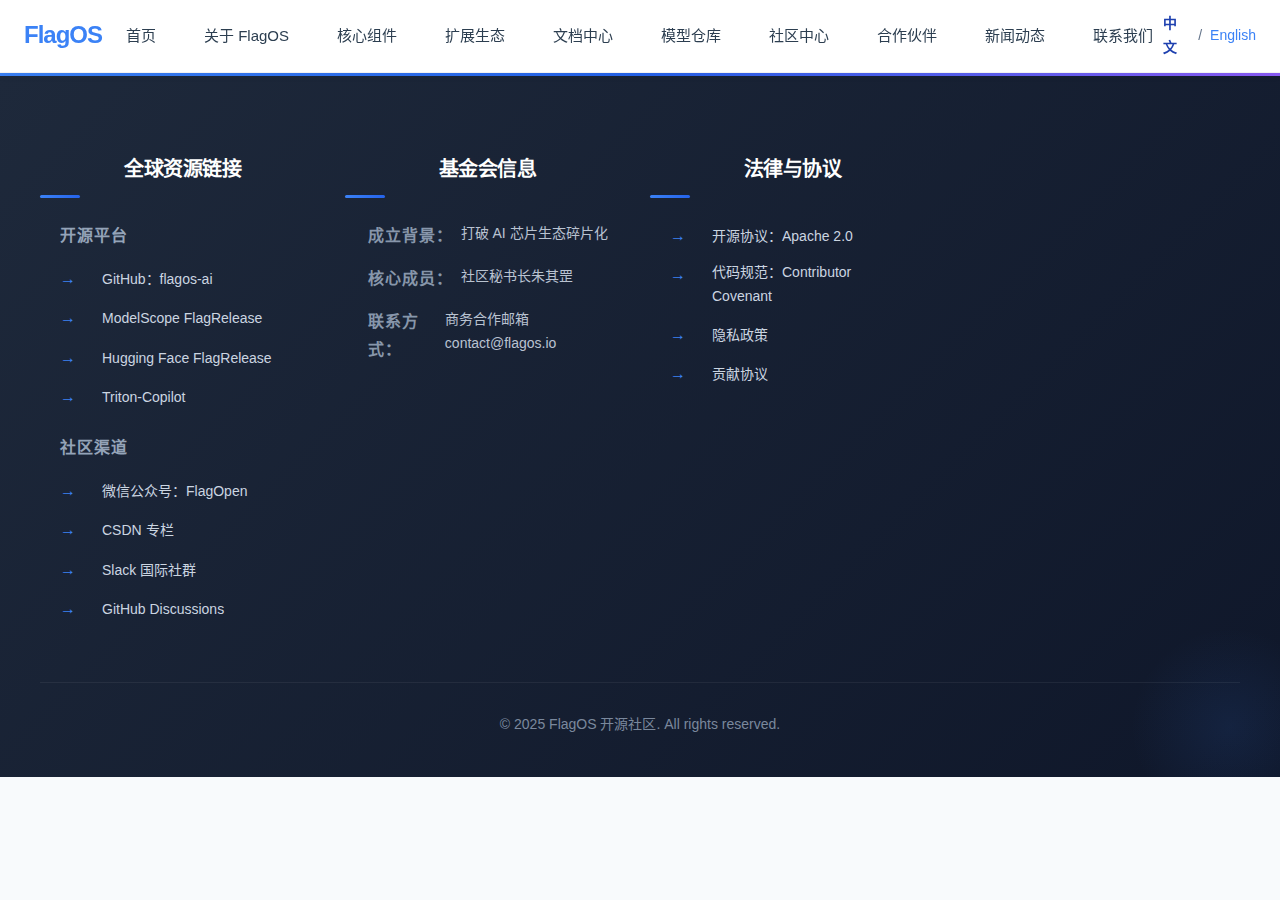
<file: template.html>
<!DOCTYPE html>
<html lang="zh-CN">
<head>
    <meta charset="UTF-8">
    <meta name="viewport" content="width=device-width, initial-scale=1.0">
    <title>FlagOS - AI 跨芯片开源生态治理与赋能平台</title>
    <link rel="stylesheet" href="css/styles.css">
</head>
<body>
    <!-- 导航栏 -->
    <nav class="navbar">
        <div class="container">
            <div class="logo">
                <h1>FlagOS</h1>
            </div>
            <ul class="nav-menu">
                <li><a href="index.html">首页</a></li>
                <li><a href="about.html">关于 FlagOS</a></li>
                <li><a href="components.html">核心组件</a></li>
                <li><a href="ecosystem.html">扩展生态</a></li>
                <li><a href="docs.html">文档中心</a></li>
                <li><a href="models.html">模型仓库</a></li>
                <li><a href="community.html">社区中心</a></li>
                <li><a href="partners.html">合作伙伴</a></li>
                <li><a href="news.html">新闻动态</a></li>
                <li><a href="contact.html">联系我们</a></li>
            </ul>
            <div class="language-switcher">
                <a href="#" class="active">中文</a>
                <span>/</span>
                <a href="#">English</a>
            </div>
            <div class="mobile-menu-btn">
                <span></span>
                <span></span>
                <span></span>
            </div>
        </div>
    </nav>

    <!-- 主要内容区域 -->
    <main class="main-content">
        <!-- 页面内容将在此处填充 -->
    </main>

    <!-- 页脚 -->
    <footer class="footer">
        <div class="container">
            <div class="footer-content">
                <div class="footer-section">
                    <h4>全球资源链接</h4>
                    <div class="resources-links">
                        <div class="link-category">
                            <h5>开源平台</h5>
                            <ul>
                                <li><a href="https://github.com/flagos-ai" target="_blank">GitHub：flagos-ai</a></li>
                                <li><a href="#" target="_blank">ModelScope FlagRelease</a></li>
                                <li><a href="#" target="_blank">Hugging Face FlagRelease</a></li>
                                <li><a href="https://triton-copilot.baai.ac.cn/" target="_blank">Triton-Copilot</a></li>
                            </ul>
                        </div>
                        <div class="link-category">
                            <h5>社区渠道</h5>
                            <ul>
                                <li><a href="#">微信公众号：FlagOpen</a></li>
                                <li><a href="#">CSDN 专栏</a></li>
                                <li><a href="#" target="_blank">Slack 国际社群</a></li>
                                <li><a href="https://github.com/flagos-ai/discussions" target="_blank">GitHub Discussions</a></li>
                            </ul>
                        </div>
                    </div>
                </div>
                <div class="footer-section">
                    <h4>基金会信息</h4>
                    <div class="foundation-info">
                        <p><strong>成立背景：</strong>打破 AI 芯片生态碎片化</p>
                        <p><strong>核心成员：</strong>社区秘书长朱其罡</p>
                        <p><strong>联系方式：</strong>商务合作邮箱 contact@flagos.io</p>
                    </div>
                </div>
                <div class="footer-section">
                    <h4>法律与协议</h4>
                    <div class="legal-links">
                        <ul>
                            <li><a href="#">开源协议：Apache 2.0</a></li>
                            <li><a href="#">代码规范：Contributor Covenant</a></li>
                            <li><a href="#">隐私政策</a></li>
                            <li><a href="#">贡献协议</a></li>
                        </ul>
                    </div>
                </div>
            </div>
            <div class="footer-bottom">
                <p>&copy; 2025 FlagOS 开源社区. All rights reserved.</p>
            </div>
        </div>
    </footer>

    <!-- JavaScript -->
    <script src="js/script.js"></script>
</body>
</html>
</file>
<file: css/styles.css>
/* 全局样式重置 */
* {
    margin: 0;
    padding: 0;
    box-sizing: border-box;
}

/* 导航栏样式 */
.navbar {
    position: fixed;
    top: 0;
    left: 0;
    right: 0;
    background-color: rgba(255, 255, 255, 0.98);
    backdrop-filter: blur(10px);
    border-bottom: 1px solid rgba(0, 0, 0, 0.05);
    z-index: 1000; /* 确保导航栏在最顶层 */
    box-shadow: 0 2px 10px rgba(0, 0, 0, 0.05);
    transition: all 0.3s ease;
}

.navbar .container {
    display: flex;
    align-items: center;
    justify-content: space-between;
    padding: 12px 24px;
    max-width: 1400px;
    margin: 0 auto;
    position: relative;
    width: 100%;
}

.navbar .logo h1 {
    font-size: 24px;
    font-weight: 800;
    color: #3b82f6;
    margin: 0;
    letter-spacing: -1px;
}

/* 导航容器样式 */
.nav-container {
    display: flex;
    align-items: center;
    position: relative;
}

/* 导航菜单样式 - 整合到导航栏中 */
.nav-menu {
    display: none; /* 默认隐藏 */
    list-style: none;
    margin: 0;
    padding: 16px 0;
    background-color: white;
    border-radius: 0 0 12px 12px;
    box-shadow: 0 8px 24px rgba(0, 0, 0, 0.12);
    position: absolute;
    top: 100%;
    left: 0;
    right: 0;
    opacity: 0;
    transform: translateY(-10px);
    transition: all 0.3s ease;
    z-index: 1100; /* 确保下拉菜单在所有元素之上 */
    flex-direction: column;
    border: 1px solid rgba(0, 0, 0, 0.08);
    border-top: none;
    width: 100%;
    max-width: 100%;
    margin: 0 auto;
    background-color: rgba(255, 255, 255, 0.98);
    backdrop-filter: blur(10px);
    max-height: 300px;
    overflow-y: auto;
}

.nav-menu.active {
    display: flex;
    opacity: 1;
    transform: translateY(0);
}

.nav-menu li {
    margin: 0;
    position: relative;
}

.nav-menu li a {
    display: block;
    padding: 12px 24px;
    text-decoration: none;
    color: #2c3e50;
    transition: all 0.3s ease;
    font-size: 15px;
    font-weight: 500;
    border-bottom: 1px solid rgba(0, 0, 0, 0.05);
    text-align: left;
    width: 100%;
    box-sizing: border-box;
}

.nav-menu li a:hover {
    background-color: #f0f7ff;
    color: #3b82f6;
    transform: translateX(0);
}

.nav-menu li:last-child a {
    border-bottom: none;
}

.nav-menu li a.active {
    background-color: rgba(59, 130, 246, 0.1);
    color: #3b82f6;
    font-weight: 600;
}

/* 导航菜单切换按钮 - 美化样式 */
.mobile-menu-btn {
    display: block;
    cursor: pointer;
    width: 44px;
    height: 44px;
    position: relative;
    z-index: 1001;
    background-color: transparent;
    border: none;
    padding: 10px;
    display: flex;
    align-items: center;
    justify-content: center;
    border-radius: 8px;
    transition: all 0.3s ease;
}

.mobile-menu-btn:hover {
    background-color: rgba(59, 130, 246, 0.1);
}

.mobile-menu-btn span {
    display: block;
    position: absolute;
    height: 3px;
    width: 24px;
    background: #3b82f6;
    border-radius: 3px;
    opacity: 1;
    left: 10px;
    transition: all 0.3s ease;
}

.mobile-menu-btn span:nth-child(1) {
    top: 14px;
    transform-origin: left center;
}

.mobile-menu-btn span:nth-child(2) {
    top: 20px;
    transform-origin: left center;
}

.mobile-menu-btn span:nth-child(3) {
    top: 26px;
    transform-origin: left center;
}

.mobile-menu-btn.active span:nth-child(1) {
    transform: rotate(45deg);
    top: 13px;
    left: 13px;
    width: 26px;
}

.mobile-menu-btn.active span:nth-child(2) {
    width: 0%;
    opacity: 0;
}

.mobile-menu-btn.active span:nth-child(3) {
    transform: rotate(-45deg);
    top: 27px;
    left: 13px;
    width: 26px;
}

/* 导航操作区样式 */
.nav-actions {
    display: flex;
    align-items: center;
    gap: 16px;
}

/* 搜索框样式 */
.search-container {
    position: relative;
    margin: 0 16px 0 0;
    display: none;
}

.search-input {
    width: 240px;
    padding: 10px 40px 10px 16px;
    border: 1px solid rgba(59, 130, 246, 0.2);
    border-radius: 25px;
    background-color: rgba(255, 255, 255, 0.9);
    font-size: 14px;
    transition: all 0.3s ease;
    outline: none;
    box-shadow: 0 2px 8px rgba(0, 0, 0, 0.08);
}

.search-input:focus {
    width: 280px;
    border-color: #3b82f6;
    box-shadow: 0 0 0 3px rgba(59, 130, 246, 0.1);
}

.search-btn {
    position: absolute;
    right: 10px;
    top: 50%;
    transform: translateY(-50%);
    background: none;
    border: none;
    color: #64748b;
    cursor: pointer;
    font-size: 16px;
    transition: color 0.3s ease;
}

.search-btn:hover {
    color: #3b82f6;
}

/* 语言切换器样式 */
.language-switcher {
    display: flex;
    align-items: center;
    gap: 8px;
    font-size: 14px;
    color: #64748b;
}

.language-switcher a {
    color: #3b82f6;
    text-decoration: none;
    font-weight: 500;
    transition: all 0.3s ease;
}

.language-switcher a:hover {
    color: #2563eb;
    text-decoration: underline;
}

.language-switcher a.active {
    color: #1e40af;
    font-weight: 600;
}

/* 暗黑模式下的导航栏样式 */
body.dark-mode .navbar {
    background-color: rgba(15, 23, 42, 0.98);
    box-shadow: 0 4px 20px rgba(0, 0, 0, 0.2);
    border-bottom-color: rgba(255, 255, 255, 0.1);
}

body.dark-mode .navbar .logo h1 {
    color: #3b82f6;
}

body.dark-mode .nav-menu {
    background-color: #1e293b;
    box-shadow: 0 8px 24px rgba(0, 0, 0, 0.3);
    border-color: rgba(255, 255, 255, 0.1);
}

body.dark-mode .nav-menu li a {
    color: #cbd5e1;
    border-bottom-color: rgba(255, 255, 255, 0.1);
}

body.dark-mode .nav-menu li a:hover {
    background-color: rgba(59, 130, 246, 0.1);
    color: #3b82f6;
}

body.dark-mode .nav-menu li a.active {
    background-color: rgba(59, 130, 246, 0.15);
    color: #3b82f6;
}

body.dark-mode .mobile-menu-btn span {
    background: #3b82f6;
}

body.dark-mode .search-container {
    margin-right: 16px;
}

body.dark-mode .search-input {
    background-color: rgba(30, 41, 59, 0.9);
    border-color: rgba(59, 130, 246, 0.3);
    color: #f1f5f9;
    box-shadow: 0 2px 8px rgba(0, 0, 0, 0.2);
}

body.dark-mode .search-input:focus {
    border-color: #3b82f6;
    box-shadow: 0 0 0 3px rgba(59, 130, 246, 0.2);
}

body.dark-mode .search-btn {
    color: #94a3b8;
}

body.dark-mode .search-btn:hover {
    color: #3b82f6;
}

body.dark-mode .language-switcher {
    color: #94a3b8;
}

body.dark-mode .language-switcher a {
    color: #3b82f6;
}

body.dark-mode .language-switcher a:hover {
    color: #60a5fa;
}

body.dark-mode .language-switcher a.active {
    color: #93c5fd;
}

/* 响应式设计 */
@media (max-width: 1200px) {
    .navbar .container {
        padding: 12px 16px;
    }
}

@media (max-width: 768px) {
    .navbar .container {
        padding: 10px 16px;
    }
    
    .navbar .logo h1 {
        font-size: 20px;
    }
    
    .nav-menu {
        min-width: 220px;
    }
    
    .nav-menu li a {
        padding: 14px 20px;
        font-size: 14px;
    }
    
    .search-container {
        display: none;
    }
}
/* 在大屏幕上显示导航菜单 */
@media (min-width: 1025px) {
    .nav-menu {
        display: flex !important;
        opacity: 1 !important;
        transform: translateY(0) !important;
        position: static;
        background: transparent;
        box-shadow: none;
        border-radius: 0;
        padding: 0;
        margin: 0;
        flex-direction: row;
        border: none;
        width: auto;
        max-width: none;
        backdrop-filter: none;
    }
    
    .nav-menu li {
        margin: 0 8px;
    }
    
    .nav-menu li a {
        padding: 8px 16px;
        border-radius: 8px;
        border-bottom: none;
        font-size: 15px;
        font-weight: 500;
        white-space: nowrap;
    }
    
    .mobile-menu-btn {
        display: none;
    }
    
    .search-container {
        display: block;
    }
}

/* 在小屏幕上隐藏导航菜单，只显示汉堡菜单 */
@media (max-width: 1024px) {
    .nav-menu {
        display: none;
    }
    
    .nav-menu.active {
        display: flex;
        opacity: 1;
        transform: translateY(0);
    }
    
    .mobile-menu-btn {
        display: flex;
    }
    
    .search-container {
        display: none;
    }
}

/* 主内容区域适配 */
.main-content {
    margin-top: 72px;
}

/* 主题切换器样式 */
.theme-switcher {
    position: relative;
    display: inline-block;
    width: 48px;
    height: 24px;
    margin: 0 12px;
}

.theme-switcher input {
    opacity: 0;
    width: 0;
    height: 0;
}

.theme-slider {
    position: absolute;
    cursor: pointer;
    top: 0;
    left: 0;
    right: 0;
    bottom: 0;
    background-color: #cbd5e1;
    transition: .4s;
    border-radius: 34px;
}

.theme-slider:before {
    position: absolute;
    content: "";
    height: 20px;
    width: 20px;
    left: 2px;
    bottom: 2px;
    background-color: white;
    transition: .4s;
    border-radius: 50%;
    box-shadow: 0 2px 4px rgba(0, 0, 0, 0.1);
}

input:checked + .theme-slider {
    background-color: #3b82f6;
}

input:checked + .theme-slider:before {
    transform: translateX(24px);
}

body.dark-mode .theme-slider {
    background-color: #475569;
}

body.dark-mode .theme-slider:before {
    background-color: #f8fafc;
}

/* 侧边栏样式 - 高度自适应内容 */
.sidebar {
    position: fixed;
    left: 0;
    top: 72px;
    width: 260px;
    background-color: #ffffff;
    box-shadow: 2px 0 20px rgba(0, 0, 0, 0.08);
    z-index: 800; /* 降低z-index，避免与导航下拉菜单冲突 */
    max-height: calc(100vh - 80px); /* 限制最大高度，避免过长 */
    overflow-y: auto;
    transition: all 0.3s ease;
    border-right: 1px solid rgba(0, 0, 0, 0.05);
    padding: 20px 0;
    transform: translateX(-100%);
    border-radius: 0 12px 12px 0; /* 添加圆角，增加美观度 */
    display: flex;
    flex-direction: column;
}

/* 暗黑模式下的侧边栏样式 */
body.dark-mode .sidebar {
    background-color: #1e293b;
    border-right-color: rgba(255, 255, 255, 0.1);
    box-shadow: 2px 0 20px rgba(0, 0, 0, 0.2);
}

/* 悬浮触发区域 - 增加优先级 */
body:hover .sidebar,
body.sidebar-collapsed:hover .sidebar {
    transform: translateX(0) !important;
}

/* 侧边栏悬停时保持显示 - 增加优先级 */
.sidebar:hover {
    transform: translateX(0) !important;
}

.sidebar-header {
    padding: 0 24px 24px;
    border-bottom: 1px solid rgba(0, 0, 0, 0.05);
    margin-bottom: 24px;
}

body.dark-mode .sidebar-header {
    border-bottom-color: rgba(255, 255, 255, 0.1);
}

.sidebar-header h3 {
    font-size: 18px;
    font-weight: 700;
    color: #2c3e50;
    margin: 0;
    letter-spacing: -0.5px;
}

body.dark-mode .sidebar-header h3 {
    color: #f8fafc;
}

.sidebar-nav {
    list-style: none;
    padding: 0 24px;
}

.sidebar-nav li {
    margin-bottom: 8px;
}

.sidebar-nav li a {
    display: flex;
    align-items: center;
    gap: 12px;
    padding: 12px 16px;
    border-radius: 8px;
    color: #64748b;
    text-decoration: none;
    font-size: 15px;
    font-weight: 500;
    transition: all 0.3s ease;
    border: 1px solid transparent;
}

.sidebar-nav li a:hover {
    background-color: rgba(59, 130, 246, 0.1);
    color: #3b82f6;
    border-color: rgba(59, 130, 246, 0.2);
    transform: translateX(4px);
}

body.dark-mode .sidebar-nav li a {
    color: #94a3b8;
}

body.dark-mode .sidebar-nav li a:hover {
    background-color: rgba(59, 130, 246, 0.1);
    color: #3b82f6;
    border-color: rgba(59, 130, 246, 0.2);
}

.sidebar-nav li a.active {
    background-color: rgba(59, 130, 246, 0.1);
    color: #3b82f6;
    border-color: rgba(59, 130, 246, 0.2);
    font-weight: 600;
}

body.dark-mode .sidebar-nav li a.active {
    background-color: rgba(59, 130, 246, 0.1);
    color: #3b82f6;
    border-color: rgba(59, 130, 246, 0.2);
}

.sidebar-nav li a i {
    width: 20px;
    text-align: center;
    font-size: 16px;
}

/* 主内容区域适配侧边栏 - 默认占满宽度 */
.main-content {
    margin-left: 0;
    transition: all 0.3s ease;
}

/* 悬浮显示侧边栏时，主内容区域向左偏移 - 增加优先级 */
body:hover .main-content,
body.sidebar-collapsed:hover .main-content {
    margin-left: 260px !important;
}

/* 侧边栏悬停时，主内容区域保持偏移 - 增加优先级 */
.sidebar:hover + .main-content,
.main-content:hover {
    margin-left: 260px !important;
}

/* 侧边栏切换按钮 */
.sidebar-toggle {
    position: fixed;
    left: 20px;
    top: 88px;
    width: 44px;
    height: 44px;
    background-color: #ffffff;
    box-shadow: 0 4px 16px rgba(0, 0, 0, 0.12);
    border: 1px solid rgba(0, 0, 0, 0.08);
    border-radius: 10px;
    display: flex;
    align-items: center;
    justify-content: center;
    cursor: pointer;
    z-index: 850; /* 确保在侧边栏上方但在导航下拉菜单下方 */
    transition: all 0.3s ease;
    color: #64748b;
    opacity: 0.8;
    backdrop-filter: blur(10px);
}

body.dark-mode .sidebar-toggle {
    background-color: #1e293b;
    border-color: rgba(255, 255, 255, 0.1);
    box-shadow: 0 4px 12px rgba(0, 0, 0, 0.2);
    color: #94a3b8;
}

.sidebar-toggle:hover {
    background-color: rgba(59, 130, 246, 0.1);
    color: #3b82f6;
    opacity: 1;
    transform: translateX(4px);
}

/* 侧边栏展开状态样式 - 桌面端 */
body.sidebar-expanded .sidebar {
    transform: translateX(0) !important;
    left: 0 !important;
}

body.sidebar-expanded .main-content {
    margin-left: 260px !important;
}

body.sidebar-expanded .sidebar-toggle {
    left: 280px;
    transform: rotate(180deg);
}

/* 侧边栏折叠状态样式 */
body.sidebar-collapsed .sidebar {
    transform: translateX(-100%);
}

body.sidebar-collapsed .main-content {
    margin-left: 0;
}

body.sidebar-collapsed .sidebar-toggle {
    left: 20px;
    transform: rotate(180deg);
}

/* 点击按钮后保持状态，不受hover影响 - 增加优先级 */
body.sidebar-expanded.sidebar-clicked:hover .sidebar,
body.sidebar-expanded.sidebar-clicked .sidebar:hover {
    transform: translateX(0) !important;
}

body.sidebar-collapsed.sidebar-clicked:hover .sidebar,
body.sidebar-collapsed.sidebar-clicked .sidebar:hover {
    transform: translateX(-100%) !important;
}

/* 点击按钮后，主内容区域保持状态，不受hover影响 - 增加优先级 */
body.sidebar-expanded.sidebar-clicked:hover .main-content,
body.sidebar-expanded.sidebar-clicked .main-content:hover {
    margin-left: 260px !important;
}

body.sidebar-collapsed.sidebar-clicked:hover .main-content,
body.sidebar-collapsed.sidebar-clicked .main-content:hover {
    margin-left: 0 !important;
}

/* 响应式设计 - 移动端保持原有点击切换逻辑 */
@media (max-width: 1024px) {
    .sidebar {
        transform: translateX(-100%);
    }
    
    .main-content {
        margin-left: 0;
    }
    
    /* 移动端不使用悬浮触发 */
    body:hover .sidebar,
    .sidebar:hover,
    body.sidebar-collapsed:hover .sidebar {
        transform: translateX(-100%) !important;
    }
    
    body:hover .main-content,
    .sidebar:hover + .main-content,
    .main-content:hover,
    body.sidebar-collapsed:hover .main-content {
        margin-left: 0 !important;
    }
    
    body.sidebar-expanded .sidebar {
        transform: translateX(0) !important;
    }
    
    body.sidebar-expanded .main-content {
        margin-left: 260px !important;
    }
    
    body.sidebar-expanded .sidebar-toggle {
        left: 280px;
        transform: rotate(180deg);
    }
}

@media (max-width: 768px) {
    .sidebar {
        width: 240px;
    }
    
    body.sidebar-expanded .main-content {
        margin-left: 240px;
    }
    
    body.sidebar-expanded .sidebar-toggle {
        left: 260px;
    }
}

/* 侧边栏滚动条样式 */
.sidebar::-webkit-scrollbar {
    width: 6px;
}

.sidebar::-webkit-scrollbar-track {
    background: #f1f5f9;
}

.sidebar::-webkit-scrollbar-thumb {
    background: #cbd5e1;
    border-radius: 3px;
}

.sidebar::-webkit-scrollbar-thumb:hover {
    background: #94a3b8;
}

body.dark-mode .sidebar::-webkit-scrollbar-track {
    background: #0f172a;
}

body.dark-mode .sidebar::-webkit-scrollbar-thumb {
    background: #334155;
}

body.dark-mode .sidebar::-webkit-scrollbar-thumb:hover {
    background: #475569;
}

body {
    font-family: 'Segoe UI', Tahoma, Geneva, Verdana, sans-serif;
    line-height: 1.7;
    color: #2c3e50;
    background-color: #f8fafc;
    overflow-x: hidden;
}

/* 自定义滚动条 */
::-webkit-scrollbar {
    width: 8px;
}

::-webkit-scrollbar-track {
    background: #f1f5f9;
}

::-webkit-scrollbar-thumb {
    background: #3b82f6;
    border-radius: 4px;
}

::-webkit-scrollbar-thumb:hover {
    background: #2563eb;
}

/* 视频和下载部分样式 */
.video-download {
    background-color: #ffffff;
    padding: 80px 0;
    border-top: 1px solid rgba(0, 0, 0, 0.05);
    border-bottom: 1px solid rgba(0, 0, 0, 0.05);
}

body.dark-mode .video-download {
    background-color: #1e293b;
    border-color: rgba(255, 255, 255, 0.1);
}

/* 轮播容器样式 */
.carousel-container {
    position: relative;
    background-color: #f8fafc;
    border-radius: 16px;
    padding: 20px;
    margin-bottom: 48px;
    box-shadow: 0 4px 20px rgba(0, 0, 0, 0.08);
    overflow: hidden;
}

body.dark-mode .carousel-container {
    background-color: #0f172a;
    box-shadow: 0 4px 20px rgba(0, 0, 0, 0.2);
}

.carousel-track-container {
    overflow: hidden;
    position: relative;
}

.carousel-track {
    display: flex;
    transition: transform 0.5s ease-in-out;
}

.carousel-item {
    flex: 0 0 100%;
    display: flex;
    justify-content: center;
    align-items: center;
    opacity: 0;
    transition: opacity 0.3s ease;
}

.carousel-item.active {
    opacity: 1;
}

.bilibili-player {
    width: 100%;
    max-width: 900px;
    height: 506px;
    border-radius: 12px;
    overflow: hidden;
    transition: all 0.3s ease;
}

.bilibili-player:hover {
    box-shadow: 0 8px 32px rgba(0, 0, 0, 0.16);
}

/* 轮播控制按钮 */
.carousel-control {
    position: absolute;
    top: 50%;
    transform: translateY(-50%);
    background-color: rgba(255, 255, 255, 0.9);
    color: #3b82f6;
    border: none;
    border-radius: 50%;
    width: 56px;
    height: 56px;
    font-size: 24px;
    cursor: pointer;
    display: flex;
    justify-content: center;
    align-items: center;
    transition: all 0.3s ease;
    z-index: 10;
    box-shadow: 0 4px 16px rgba(0, 0, 0, 0.1);
}

body.dark-mode .carousel-control {
    background-color: rgba(15, 23, 42, 0.9);
    color: #3b82f6;
    box-shadow: 0 4px 16px rgba(0, 0, 0, 0.3);
}

.carousel-control.prev {
    left: 30px;
}

.carousel-control.next {
    right: 30px;
}

.carousel-control:hover {
    background-color: #3b82f6;
    color: #ffffff;
    transform: translateY(-50%) scale(1.1);
    box-shadow: 0 6px 24px rgba(59, 130, 246, 0.4);
}

.carousel-control:focus {
    outline: none;
}

/* 轮播指示器 */
.carousel-indicators {
    display: flex;
    justify-content: center;
    gap: 12px;
    margin-top: 24px;
}

.indicator {
    width: 12px;
    height: 12px;
    border-radius: 50%;
    background-color: rgba(59, 130, 246, 0.3);
    border: none;
    cursor: pointer;
    transition: all 0.3s ease;
}

body.dark-mode .indicator {
    background-color: rgba(59, 130, 246, 0.5);
}

.indicator.active {
    background-color: #3b82f6;
    width: 36px;
    border-radius: 6px;
}

body.dark-mode .indicator.active {
    background-color: #3b82f6;
}

.download-section {
    max-width: 700px;
    margin: 0 auto;
}

.download-section h4 {
    font-size: 24px;
    font-weight: 700;
    margin-bottom: 24px;
    color: #2c3e50;
    text-align: center;
}

body.dark-mode .download-section h4 {
    color: #f8fafc;
}

.download-links {
    display: flex;
    flex-direction: column;
    gap: 16px;
}

.download-link {
    display: flex;
    align-items: center;
    gap: 16px;
    padding: 20px 24px;
    background-color: #f8fafc;
    border-radius: 12px;
    border: 2px solid rgba(59, 130, 246, 0.2);
    text-decoration: none;
    color: #2c3e50;
    font-size: 16px;
    font-weight: 500;
    transition: all 0.3s cubic-bezier(0.4, 0, 0.2, 1);
    box-shadow: 0 2px 12px rgba(0, 0, 0, 0.06);
}

body.dark-mode .download-link {
    background-color: #0f172a;
    color: #cbd5e1;
    border-color: rgba(59, 130, 246, 0.3);
    box-shadow: 0 2px 12px rgba(0, 0, 0, 0.2);
}

.download-link i {
    font-size: 28px;
    color: #3b82f6;
    transition: all 0.3s ease;
}

.download-link span {
    flex: 1;
    white-space: nowrap;
    overflow: hidden;
    text-overflow: ellipsis;
}

.download-link:hover {
    background-color: #3b82f6;
    color: #ffffff;
    border-color: #3b82f6;
    transform: translateY(-4px);
    box-shadow: 0 8px 24px rgba(59, 130, 246, 0.4);
}

body.dark-mode .download-link:hover {
    background-color: #3b82f6;
    color: #ffffff;
}

.download-link:hover i {
    transform: scale(1.2) rotate(10deg);
    color: #ffffff;
}

/* 响应式设计 */
@media (max-width: 768px) {
    .video-download {
        padding: 60px 0;
    }
    
    .bilibili-player {
        height: 300px;
    }
    
    .video-container {
        padding: 12px;
        margin-bottom: 32px;
    }
    
    .download-section h4 {
        font-size: 20px;
    }
    
    .download-link {
        padding: 16px 20px;
        font-size: 14px;
    }
    
    .download-link i {
        font-size: 24px;
    }
}

/* 平滑滚动 */
html {
    scroll-behavior: smooth;
}

.container {
    max-width: 1280px;
    margin: 0 auto;
    padding: 0 24px;
}





}

/* Banner 样式 */
.banner {
    background: #ffffff;
    color: #1e293b;
    padding: 160px 0 120px;
    text-align: center;
    margin-top: 72px;
    position: relative;
    overflow: hidden;
    box-shadow: inset 0 0 100px rgba(0, 0, 0, 0.05);
}

/* Banner 装饰元素 - 移除，因为背景已改为白色 */
.banner::before {
    content: none;
}

.banner-content {
    position: relative;
    z-index: 2;
    max-width: 900px;
    margin: 0 auto;
}

.banner-content h2 {
    font-size: 48px;
    font-weight: 800;
    margin-bottom: 28px;
    line-height: 1.2;
    letter-spacing: -1px;
    text-shadow: none;
    animation: fadeInUp 0.8s ease-out;
    color: #1e293b;
    background: none;
    padding: 0;
    border-radius: 0;
    display: block;
    backdrop-filter: none;
}

@keyframes fadeInUp {
    from {
        opacity: 0;
        transform: translateY(30px);
    }
    to {
        opacity: 1;
        transform: translateY(0);
    }
}

.core-stats {
    display: flex;
    justify-content: center;
    gap: 32px;
    margin-bottom: 50px;
    flex-wrap: wrap;
    animation: fadeInUp 0.8s ease-out 0.2s both;
}

.core-stats span {
    font-size: 18px;
    font-weight: 700;
    background-color: rgba(255, 255, 255, 0.15);
    padding: 14px 28px;
    border-radius: 30px;
    backdrop-filter: blur(10px);
    border: 1px solid rgba(255, 255, 255, 0.2);
    box-shadow: 0 4px 12px rgba(0, 0, 0, 0.1);
    transition: all 0.3s ease;
    position: relative;
    overflow: hidden;
    color: #ffffff;
    text-shadow: 0 1px 2px rgba(0, 0, 0, 0.1);
}

.core-stats span::before {
    content: '';
    position: absolute;
    top: 0;
    left: -100%;
    width: 100%;
    height: 100%;
    background: linear-gradient(90deg, transparent, rgba(255, 255, 255, 0.2), transparent);
    transition: left 0.5s ease;
}

.core-stats span:hover::before {
    left: 100%;
}

.core-stats span:hover {
    transform: translateY(-2px);
    box-shadow: 0 6px 16px rgba(0, 0, 0, 0.15);
    background-color: rgba(255, 255, 255, 0.2);
}

.banner-actions {
    display: flex;
    justify-content: center;
    gap: 24px;
    margin-bottom: 40px;
    flex-wrap: wrap;
    animation: fadeInUp 0.8s ease-out 0.4s both;
}

.btn {
    display: inline-block;
    padding: 16px 36px;
    border: none;
    border-radius: 12px;
    font-size: 17px;
    font-weight: 700;
    text-decoration: none;
    transition: all 0.3s cubic-bezier(0.4, 0, 0.2, 1);
    cursor: pointer;
    position: relative;
    overflow: hidden;
    box-shadow: 0 4px 12px rgba(0, 0, 0, 0.15);
    text-transform: uppercase;
    letter-spacing: 0.5px;
}

.btn::before {
    content: '';
    position: absolute;
    top: 0;
    left: -100%;
    width: 100%;
    height: 100%;
    background: linear-gradient(90deg, transparent, rgba(255, 255, 255, 0.3), transparent);
    transition: left 0.5s ease;
}

.btn:hover::before {
    left: 100%;
}

.btn-primary {
    background-color: #ffffff;
    color: #3b82f6;
    box-shadow: 0 6px 16px rgba(59, 130, 246, 0.3);
}

.btn-primary:hover {
    background-color: #f8fafc;
    transform: translateY(-4px);
    box-shadow: 0 8px 24px rgba(59, 130, 246, 0.4);
}

.btn-secondary {
    background-color: rgba(59, 130, 246, 0.1);
    color: #3b82f6;
    border: 2px solid rgba(59, 130, 246, 0.3);
}

.btn-secondary:hover {
    background-color: rgba(59, 130, 246, 0.2);
    border-color: rgba(59, 130, 246, 0.5);
    transform: translateY(-4px);
    box-shadow: 0 8px 24px rgba(59, 130, 246, 0.3);
}

/* Banner 中的二级按钮样式 */
.banner .btn-secondary {
    background-color: rgba(59, 130, 246, 0.1);
    color: #3b82f6;
    border: 2px solid rgba(59, 130, 246, 0.3);
    backdrop-filter: none;
}

.banner .btn-secondary:hover {
    background-color: rgba(59, 130, 246, 0.2);
    border-color: rgba(59, 130, 246, 0.5);
    transform: translateY(-4px);
    box-shadow: 0 8px 24px rgba(59, 130, 246, 0.3);
}

.btn-outline {
    background-color: transparent;
    color: #3b82f6;
    border: 2px solid #3b82f6;
}

.btn-outline:hover {
    background-color: #3b82f6;
    color: #ffffff;
    transform: translateY(-4px);
    box-shadow: 0 8px 24px rgba(59, 130, 246, 0.4);
}

/* Banner 中的轮廓按钮样式 */
.banner .btn-outline {
    background-color: transparent;
    color: #3b82f6;
    border: 2px solid #3b82f6;
    backdrop-filter: none;
}

.banner .btn-outline:hover {
    background-color: #3b82f6;
    color: #ffffff;
    transform: translateY(-4px);
    box-shadow: 0 8px 24px rgba(59, 130, 246, 0.4);
}

.neutral-indicator {
    margin-top: 50px;
    font-size: 15px;
    opacity: 1;
    background-color: rgba(59, 130, 246, 0.1);
    padding: 16px 28px;
    border-radius: 25px;
    border: 1px solid rgba(59, 130, 246, 0.2);
    display: inline-block;
    animation: fadeInUp 0.8s ease-out 0.6s both;
    backdrop-filter: none;
    color: #64748b;
    text-shadow: none;
}

.neutral-indicator:hover {
    background-color: rgba(59, 130, 246, 0.15);
    transform: translateY(-2px);
    box-shadow: 0 4px 12px rgba(59, 130, 246, 0.2);
    transition: all 0.3s ease;
}

/* 通用 section 样式 */
section {
    padding: 100px 0;
    background-color: #ffffff;
    position: relative;
    overflow: hidden;
}

section:nth-child(even) {
    background-color: #f8fafc;
}

section h2, section h3 {
    font-size: 38px;
    text-align: center;
    margin-bottom: 60px;
    color: #2c3e50;
    font-weight: 800;
    letter-spacing: -1px;
    position: relative;
    display: inline-block;
    left: 50%;
    transform: translateX(-50%);
}

section h2::after, section h3::after {
    content: '';
    position: absolute;
    bottom: -12px;
    left: 50%;
    transform: translateX(-50%);
    width: 80px;
    height: 4px;
    background: linear-gradient(90deg, #3b82f6, #2563eb);
    border-radius: 2px;
}

section h4 {
    font-size: 24px;
    color: #2c3e50;
    font-weight: 700;
    margin-bottom: 20px;
    letter-spacing: -0.5px;
}

/* 容器内的内容块 */
.content-block {
    background: #ffffff;
    border-radius: 16px;
    padding: 40px;
    box-shadow: 0 4px 20px rgba(0, 0, 0, 0.08);
    border: 1px solid rgba(0, 0, 0, 0.05);
    transition: all 0.3s ease;
}

.content-block:hover {
    transform: translateY(-5px);
    box-shadow: 0 8px 30px rgba(0, 0, 0, 0.12);
    border-color: rgba(59, 130, 246, 0.2);
}

/* 渐变分隔线 */
.gradient-divider {
    height: 4px;
    background: linear-gradient(90deg, #3b82f6, #2563eb, #8b5cf6);
    margin: 80px 0;
    border-radius: 2px;
}

/* 技术架构样式 */
.architecture {
    background-color: #f8fafc;
    padding: 120px 0;
    position: relative;
    overflow: hidden;
}

.architecture::before {
    content: '';
    position: absolute;
    top: 0;
    left: 0;
    right: 0;
    height: 4px;
    background: linear-gradient(90deg, #3b82f6, #2563eb, #8b5cf6);
}

.architecture-content {
    max-width: 1400px;
    margin: 0 auto;
    position: relative;
    z-index: 2;
}

.architecture-layers {
    display: flex;
    flex-direction: column;
    gap: 32px;
    margin-top: 80px;
    position: relative;
    max-width: 1200px;
    margin-left: auto;
    margin-right: auto;
    padding: 40px 20px;
    background: rgba(255, 255, 255, 0.5);
    border-radius: 20px;
    backdrop-filter: blur(10px);
    box-shadow: 0 8px 32px rgba(0, 0, 0, 0.08);
    border: 1px solid rgba(59, 130, 246, 0.1);
}

.architecture-layers::before {
    content: '';
    position: absolute;
    left: 50%;
    top: 30px;
    bottom: 30px;
    width: 6px;
    background: linear-gradient(180deg, #3b82f6, #2563eb, #8b5cf6, #3b82f6);
    transform: translateX(-50%);
    border-radius: 3px;
    box-shadow: 0 0 30px rgba(59, 130, 246, 0.3);
    animation: gradientMove 4s ease-in-out infinite;
}

.layer {
    background: linear-gradient(135deg, #ffffff 0%, #f8fafc 100%);
    padding: 36px;
    border-radius: 20px;
    box-shadow: 0 8px 30px rgba(0, 0, 0, 0.1);
    transition: all 0.4s cubic-bezier(0.4, 0, 0.2, 1);
    border: 1px solid rgba(59, 130, 246, 0.15);
    position: relative;
    z-index: 2;
    display: flex;
    flex-direction: column;
    align-items: center;
    gap: 24px;
    margin: 24px 0;
    backdrop-filter: blur(10px);
}

.layer:hover {
    transform: translateY(-12px) scale(1.02);
    box-shadow: 0 16px 40px rgba(59, 130, 246, 0.2);
    border-color: rgba(59, 130, 246, 0.4);
}

.layer::before {
    content: '';
    position: absolute;
    left: 50%;
    top: 50%;
    width: 30px;
    height: 30px;
    background: linear-gradient(135deg, #3b82f6, #2563eb, #8b5cf6);
    border: 4px solid #f8fafc;
    border-radius: 50%;
    transform: translate(-50%, -50%);
    box-shadow: 0 4px 16px rgba(59, 130, 246, 0.3), 0 0 0 2px rgba(59, 130, 246, 0.1);
    z-index: 1;
    transition: all 0.3s ease;
}

.layer:hover::before {
    transform: translate(-50%, -50%) scale(1.2);
    box-shadow: 0 6px 20px rgba(59, 130, 246, 0.4), 0 0 0 3px rgba(59, 130, 246, 0.2);
}

.layer h4 {
    color: #3b82f6;
    margin-bottom: 0;
    font-size: 26px;
    font-weight: 800;
    letter-spacing: -0.5px;
    text-align: center;
    z-index: 3;
    display: flex;
    align-items: center;
    gap: 12px;
    background: linear-gradient(135deg, #3b82f6, #2563eb);
    -webkit-background-clip: text;
    -webkit-text-fill-color: transparent;
    background-clip: text;
}

.layer h4::before,
.layer h4::after {
    content: '';
    width: 8px;
    height: 8px;
    background: linear-gradient(135deg, #3b82f6, #2563eb);
    border-radius: 50%;
    flex-shrink: 0;
    box-shadow: 0 2px 4px rgba(59, 130, 246, 0.3);
}

.layer-items {
    display: flex;
    justify-content: center;
    gap: 18px;
    flex-wrap: wrap;
    z-index: 3;
    padding: 0 20px;
}

.layer-items span {
    background-color: rgba(59, 130, 246, 0.1);
    color: #3b82f6;
    padding: 14px 28px;
    border-radius: 25px;
    font-size: 15px;
    font-weight: 600;
    border: 1px solid rgba(59, 130, 246, 0.2);
    transition: all 0.3s cubic-bezier(0.4, 0, 0.2, 1);
    box-shadow: 0 4px 12px rgba(0, 0, 0, 0.08);
    background: linear-gradient(135deg, rgba(59, 130, 246, 0.1), rgba(59, 130, 246, 0.05));
}

.layer-items span:hover {
    background: linear-gradient(135deg, #3b82f6, #2563eb);
    color: #ffffff;
    border-color: #3b82f6;
    transform: translateY(-6px) scale(1.08);
    box-shadow: 0 8px 24px rgba(59, 130, 246, 0.4);
    z-index: 10;
}

/* Banner 副标题样式 */
.banner-subtitle {
    font-size: 20px;
    color: #ffffff;
    margin-bottom: 40px;
    max-width: 800px;
    margin-left: auto;
    margin-right: auto;
    line-height: 1.6;
    font-weight: 500;
    text-shadow: 0 2px 4px rgba(0, 0, 0, 0.15);
    opacity: 0.98;
}

/* FlagOS v1.5 版本介绍样式 */
.flagos-version {
    background-color: #ffffff;
    padding: 100px 0;
}

.version-content {
    max-width: 1000px;
    margin: 0 auto;
    display: flex;
    flex-direction: column;
    gap: 48px;
}

.version-intro {
    text-align: center;
    font-size: 18px;
    color: #64748b;
    line-height: 1.7;
    max-width: 800px;
    margin: 0 auto;
}

.supported-hardware {
    text-align: center;
}

.supported-hardware h4 {
    color: #2c3e50;
    margin-bottom: 32px;
    font-size: 24px;
    font-weight: 700;
}

.hardware-grid {
    display: flex;
    justify-content: center;
    gap: 24px;
    flex-wrap: wrap;
}

.hardware-grid span {
    background-color: rgba(59, 130, 246, 0.1);
    color: #3b82f6;
    padding: 12px 28px;
    border-radius: 25px;
    font-size: 16px;
    font-weight: 600;
    border: 1px solid rgba(59, 130, 246, 0.15);
    transition: all 0.3s ease;
}

.hardware-grid span:hover {
    background-color: rgba(59, 130, 246, 0.15);
    border-color: rgba(59, 130, 246, 0.3);
    transform: translateY(-3px);
}

/* 全局字体优化 */
body {
    font-family: -apple-system, BlinkMacSystemFont, 'Segoe UI', Roboto, 'Helvetica Neue', Arial, sans-serif;
    font-feature-settings: 'kern' 1, 'liga' 1, 'clig' 1, 'calt' 1;
    font-kerning: normal;
    text-rendering: optimizeLegibility;
    -webkit-font-smoothing: antialiased;
    -moz-osx-font-smoothing: grayscale;
}

/* FlagOS 与 CUDA 比较样式 */
.cuda-comparison {
    background-color: #f8fafc;
    padding: 100px 0;
}

.comparison-content {
    max-width: 1200px;
    margin: 0 auto;
}

.comparison-grid {
    display: grid;
    grid-template-columns: repeat(2, 1fr);
    gap: 40px;
    margin-top: 60px;
    justify-items: center;
    max-width: 1400px;
    margin-left: auto;
    margin-right: auto;
}

@media (max-width: 1200px) {
    .comparison-grid {
        grid-template-columns: repeat(auto-fit, minmax(360px, 1fr));
    }
}

.comparison-item {
    background: #ffffff;
    padding: 40px 32px;
    border-radius: 16px;
    box-shadow: 0 4px 20px rgba(0, 0, 0, 0.08);
    transition: all 0.3s ease;
    border: 1px solid rgba(59, 130, 246, 0.1);
    width: 100%;
    max-width: 400px;
    display: flex;
    flex-direction: column;
    align-items: center;
    text-align: center;
    gap: 24px;
    min-height: 280px;
    justify-content: space-between;
}

.comparison-item h4 {
    color: #2c3e50;
    margin-bottom: 0;
    font-size: 24px;
    font-weight: 700;
    letter-spacing: -0.5px;
    text-align: center;
    display: flex;
    align-items: center;
    gap: 12px;
    min-height: 60px;
    justify-content: center;
}

.comparison-item h4::before {
    content: "";
    width: 16px;
    height: 16px;
    background: linear-gradient(135deg, #3b82f6, #2563eb);
    border-radius: 50%;
    flex-shrink: 0;
}

.comparison-item h4::after {
    content: "";
    width: 16px;
    height: 16px;
    background: linear-gradient(135deg, #3b82f6, #2563eb);
    border-radius: 50%;
    flex-shrink: 0;
}

.comparison-row {
    display: flex;
    justify-content: space-between;
    align-items: center;
    padding: 20px 0;
    border-bottom: 1px solid rgba(59, 130, 246, 0.1);
    width: 100%;
    min-height: 60px;
}

.comparison-row:last-child {
    border-bottom: none;
}

.comparison-item:hover {
    transform: translateY(-8px);
    box-shadow: 0 12px 32px rgba(0, 0, 0, 0.15);
    border-color: rgba(59, 130, 246, 0.3);
}

.comparison-item h4 {
    color: #2c3e50;
    margin-bottom: 0;
    font-size: 24px;
    font-weight: 700;
    letter-spacing: -0.5px;
    text-align: center;
    display: flex;
    align-items: center;
    gap: 12px;
}

.comparison-item h4::before {
    content: "";
    width: 16px;
    height: 16px;
    background: linear-gradient(135deg, #3b82f6, #2563eb);
    border-radius: 50%;
    flex-shrink: 0;
}

.comparison-item h4::after {
    content: "";
    width: 16px;
    height: 16px;
    background: linear-gradient(135deg, #3b82f6, #2563eb);
    border-radius: 50%;
    flex-shrink: 0;
}

.comparison-row {
    display: flex;
    justify-content: space-between;
    align-items: center;
    padding: 20px 0;
    border-bottom: 1px solid rgba(59, 130, 246, 0.1);
    width: 100%;
}

.comparison-row:last-child {
    border-bottom: none;
}

.comparison-label {
    font-weight: 700;
    color: #2c3e50;
    font-size: 16px;
}

.comparison-value {
    color: #3b82f6;
    font-size: 16px;
    font-weight: 600;
    text-align: right;
}

@media (max-width: 1200px) {
    .comparison-grid {
        grid-template-columns: 1fr;
        gap: 32px;
    }
    
    .comparison-item {
        max-width: 600px;
    }
}

@media (max-width: 768px) {
    .comparison-row {
        flex-direction: column;
        align-items: center;
        gap: 12px;
        text-align: center;
        padding: 16px 0;
    }
    
    .comparison-value {
        text-align: center;
    }
}

/* 里程碑样式 - 创意水平时间线 */
.milestones {
    background-color: #f8fafc;
    padding: 120px 0;
    overflow-x: auto;
    position: relative;
    background: linear-gradient(135deg, #f8fafc 0%, #e6f0ff 100%);
}

.milestones::before {
    content: '';
    position: absolute;
    top: 0;
    left: 0;
    right: 0;
    height: 4px;
    background: linear-gradient(90deg, #3b82f6, #2563eb, #8b5cf6);
    box-shadow: 0 0 20px rgba(59, 130, 246, 0.3);
}

.milestones::after {
    content: '';
    position: absolute;
    bottom: 0;
    left: 0;
    right: 0;
    height: 4px;
    background: linear-gradient(90deg, #3b82f6, #2563eb, #8b5cf6);
    box-shadow: 0 0 20px rgba(59, 130, 246, 0.3);
}

.milestones-timeline {
    max-width: 1400px;
    margin: 80px auto 0;
    display: flex;
    gap: 24px;
    position: relative;
    padding: 60px 20px 100px;
    min-width: 1200px;
    align-items: center;
    justify-content: center;
}

.milestones-timeline::before {
    content: '';
    position: absolute;
    left: 50px;
    right: 50px;
    top: 60px;
    height: 4px;
    background: linear-gradient(to right, #3b82f6, #2563eb, #8b5cf6, #3b82f6);
    border-radius: 2px;
    box-shadow: 0 0 25px rgba(59, 130, 246, 0.4);
    background-size: 200% auto;
    animation: gradientMove 3s ease-in-out infinite;
    z-index: 1;
}

@keyframes gradientMove {
    0% { background-position: 0% 50%; }
    50% { background-position: 100% 50%; }
    100% { background-position: 0% 50%; }
}

.milestone-item {
    display: flex;
    flex-direction: column;
    align-items: center;
    gap: 28px;
    position: relative;
    z-index: 2;
    background: linear-gradient(135deg, #ffffff 0%, #f8fafc 100%);
    padding: 40px 32px;
    border-radius: 20px;
    box-shadow: 0 8px 30px rgba(0, 0, 0, 0.12);
    transition: all 0.4s cubic-bezier(0.4, 0, 0.2, 1);
    border: 1px solid rgba(59, 130, 246, 0.15);
    flex: 1;
    min-width: 180px;
    max-width: 200px;
    cursor: pointer;
    backdrop-filter: blur(10px);
    transform: perspective(1000px) rotateX(0deg);
}

/* 里程碑中心圆点 */
.milestone-item::before {
    content: '';
    position: absolute;
    top: -22px;
    left: 50%;
    width: 18px;
    height: 18px;
    background: linear-gradient(135deg, #3b82f6, #2563eb, #8b5cf6);
    border: 6px solid #f8fafc;
    border-radius: 50%;
    transform: translateX(-50%);
    box-shadow: 0 0 0 2px rgba(59, 130, 246, 0.2), 0 0 15px rgba(59, 130, 246, 0.3);
    transition: all 0.4s cubic-bezier(0.4, 0, 0.2, 1);
    z-index: 4;
    animation: pulse 2s ease-in-out infinite;
}

/* 脉冲动画 */
@keyframes pulse {
    0%, 100% { transform: translateX(-50%) scale(1); opacity: 1; }
    50% { transform: translateX(-50%) scale(1.2); opacity: 0.8; }
}

.milestone-item:hover {
    transform: translateY(-20px) scale(1.1) perspective(1000px) rotateX(5deg);
    box-shadow: 0 24px 60px rgba(59, 130, 246, 0.3);
    border-color: rgba(59, 130, 246, 0.4);
    background: linear-gradient(135deg, #ffffff 0%, #e6f0ff 100%);
}

.milestone-item:hover::before {
    width: 24px;
    height: 24px;
    background: linear-gradient(135deg, #2563eb, #8b5cf6, #3b82f6);
    box-shadow: 0 0 0 4px rgba(59, 130, 246, 0.4), 0 0 30px rgba(59, 130, 246, 0.6);
    transform: translateX(-50%) rotate(360deg);
    animation: none;
}

/* 里程碑年份样式 */
.milestone-year {
    background: linear-gradient(135deg, #3b82f6, #2563eb);
    color: #ffffff;
    padding: 16px 32px;
    border-radius: 30px;
    font-weight: 800;
    font-size: 18px;
    text-align: center;
    box-shadow: 0 8px 20px rgba(59, 130, 246, 0.4);
    transition: all 0.4s cubic-bezier(0.4, 0, 0.2, 1);
    z-index: 3;
    position: relative;
    min-width: 120px;
    text-transform: uppercase;
    letter-spacing: 1px;
}

.milestone-year::before {
    content: '';
    position: absolute;
    top: -3px;
    left: -3px;
    right: -3px;
    bottom: -3px;
    background: linear-gradient(135deg, #3b82f6, #2563eb, #8b5cf6);
    border-radius: 30px;
    z-index: -1;
    opacity: 0;
    transition: all 0.4s cubic-bezier(0.4, 0, 0.2, 1);
    box-shadow: 0 0 20px rgba(59, 130, 246, 0.3);
}

.milestone-item:hover .milestone-year {
    transform: scale(1.2) rotateY(360deg);
    box-shadow: 0 12px 32px rgba(59, 130, 246, 0.5);
}

.milestone-item:hover .milestone-year::before {
    opacity: 1;
    transform: scale(1.08);
    box-shadow: 0 0 30px rgba(59, 130, 246, 0.5);
}

/* 里程碑描述文字 */
.milestone-item p {
    color: #2c3e50;
    font-size: 16px;
    line-height: 1.8;
    margin: 0;
    text-align: center;
    flex: 1;
    display: -webkit-box;
    -webkit-line-clamp: 3;
    -webkit-box-orient: vertical;
    overflow: hidden;
    text-overflow: ellipsis;
    transition: all 0.4s cubic-bezier(0.4, 0, 0.2, 1);
    font-weight: 500;
    background: linear-gradient(135deg, #2c3e50, #3b82f6);
    -webkit-background-clip: text;
    -webkit-text-fill-color: transparent;
    background-clip: text;
}

.milestone-item:hover p {
    -webkit-line-clamp: unset;
    overflow: visible;
    text-overflow: unset;
    display: block;
    height: auto;
    background: linear-gradient(135deg, #3b82f6, #2563eb, #8b5cf6);
    -webkit-background-clip: text;
    -webkit-text-fill-color: transparent;
    background-clip: text;
    transform: scale(1.05);
    line-height: 1.9;
}

/* 里程碑图标装饰 */
.milestone-item::after {
    content: '✨';
    position: absolute;
    top: -40px;
    left: 50%;
    transform: translateX(-50%) rotate(0deg) scale(0);
    font-size: 32px;
    opacity: 0;
    transition: all 0.4s cubic-bezier(0.4, 0, 0.2, 1);
    animation: rotate 4s linear infinite;
    z-index: 3;
}

.milestone-item:hover::after {
    opacity: 1;
    transform: translateX(-50%) rotate(0deg) scale(1.5);
}

@keyframes rotate {
    from { transform: translateX(-50%) rotate(0deg) scale(1.5); }
    to { transform: translateX(-50%) rotate(360deg) scale(1.5); }
}

/* 为不同里程碑添加独特的图标和颜色 */
.milestone-item:nth-child(1) {
    border-color: rgba(239, 68, 68, 0.2);
}

.milestone-item:nth-child(1)::after {
    content: '🚀';
    color: #ef4444;
}

.milestone-item:nth-child(1)::before {
    background: linear-gradient(135deg, #ef4444, #dc2626);
}

.milestone-item:nth-child(2) {
    border-color: rgba(234, 179, 8, 0.2);
}

.milestone-item:nth-child(2)::after {
    content: '🚀';
    color: #f59e0b;
}

.milestone-item:nth-child(2)::before {
    background: linear-gradient(135deg, #f59e0b, #d97706);
}

.milestone-item:nth-child(3) {
    border-color: rgba(59, 130, 246, 0.2);
}

.milestone-item:nth-child(3)::after {
    content: '🔗';
    color: #3b82f6;
}

.milestone-item:nth-child(3)::before {
    background: linear-gradient(135deg, #3b82f6, #2563eb);
}

.milestone-item:nth-child(4) {
    border-color: rgba(16, 185, 129, 0.2);
}

.milestone-item:nth-child(4)::after {
    content: '⚡';
    color: #10b981;
}

.milestone-item:nth-child(4)::before {
    background: linear-gradient(135deg, #10b981, #059669);
}

.milestone-item:nth-child(5) {
    border-color: rgba(139, 92, 246, 0.2);
}

.milestone-item:nth-child(5)::after {
    content: '🧠';
    color: #8b5cf6;
}

.milestone-item:nth-child(5)::before {
    background: linear-gradient(135deg, #8b5cf6, #7c3aed);
}

.milestone-item:nth-child(6) {
    border-color: rgba(236, 72, 153, 0.2);
}

.milestone-item:nth-child(6)::after {
    content: '💬';
    color: #ec4899;
}

.milestone-item:nth-child(6)::before {
    background: linear-gradient(135deg, #ec4899, #db2777);
}

.milestone-item:nth-child(7) {
    border-color: rgba(14, 165, 233, 0.2);
}

.milestone-item:nth-child(7)::after {
    content: '🔧';
    color: #0ea5e9;
}

.milestone-item:nth-child(7)::before {
    background: linear-gradient(135deg, #0ea5e9, #0284c7);
}

.milestone-item:nth-child(8) {
    border-color: rgba(245, 158, 11, 0.2);
}

.milestone-item:nth-child(8)::after {
    content: '🏆';
    color: #f59e0b;
}

.milestone-item:nth-child(8)::before {
    background: linear-gradient(135deg, #f59e0b, #d97706);
}

/* 响应式设计优化 */
@media (max-width: 1200px) {
    .milestones-timeline {
        min-width: auto;
        flex-wrap: wrap;
        justify-content: center;
        padding: 60px 20px 80px;
    }
    
    .milestone-item {
        min-width: 220px;
        max-width: 250px;
        flex: none;
    }
    
    .milestones-timeline::before {
        display: none;
    }
    
    .milestone-item::before {
        top: -20px;
    }
}

@media (max-width: 768px) {
    .milestones {
        padding: 80px 0;
    }
    
    .milestones-timeline {
        gap: 40px;
        padding: 40px 16px 60px;
    }
    
    .milestone-item {
        min-width: 100%;
        max-width: 300px;
        padding: 32px 24px;
    }
    
    .milestone-item::after {
        font-size: 24px;
    }
    
    .milestone-item:hover::after {
        transform: translateX(-50%) rotate(0deg) scale(1.2);
    }
}

/* 卡片阴影效果 */
.card-hover {
    transition: all 0.3s ease;
    border-radius: 16px;
    overflow: hidden;
    background: #ffffff;
    box-shadow: 0 4px 20px rgba(0, 0, 0, 0.08);
    border: 1px solid rgba(0, 0, 0, 0.05);
}

.card-hover:hover {
    transform: translateY(-5px);
    box-shadow: 0 12px 40px rgba(0, 0, 0, 0.15);
    border-color: rgba(59, 130, 246, 0.3);
}

/* 模型卡片样式 */
.models-list {
    background-color: #ffffff;
    padding: 100px 0;
}

.models-grid {
    display: grid;
    grid-template-columns: repeat(auto-fit, minmax(350px, 1fr));
    gap: 32px;
    margin-top: 60px;
}

.model-card {
    background: #ffffff;
    padding: 32px;
    border-radius: 16px;
    box-shadow: 0 4px 20px rgba(0, 0, 0, 0.08);
    transition: all 0.3s ease;
    border: 1px solid rgba(59, 130, 246, 0.1);
}

.model-card:hover {
    transform: translateY(-5px);
    box-shadow: 0 8px 30px rgba(0, 0, 0, 0.12);
    border-color: rgba(59, 130, 246, 0.2);
}

.model-card h4 {
    color: #2c3e50;
    margin-bottom: 16px;
    font-size: 22px;
    font-weight: 700;
    letter-spacing: -0.5px;
    transition: color 0.3s ease;
}

.model-card:hover h4 {
    color: #3b82f6;
}

.model-card p {
    color: #64748b;
    margin-bottom: 24px;
    font-size: 15px;
    line-height: 1.6;
}

.model-stats {
    display: flex;
    flex-direction: column;
    gap: 12px;
    margin-bottom: 24px;
}

.model-stats span {
    background-color: rgba(59, 130, 246, 0.1);
    color: #3b82f6;
    padding: 10px 20px;
    border-radius: 25px;
    font-size: 14px;
    font-weight: 600;
    border: 1px solid rgba(59, 130, 246, 0.15);
    display: inline-block;
    transition: all 0.3s ease;
}

.model-card:hover .model-stats span {
    background-color: rgba(59, 130, 246, 0.15);
    border-color: rgba(59, 130, 246, 0.3);
}

.model-actions {
    display: flex;
    gap: 12px;
    flex-wrap: wrap;
}

.model-actions .btn {
    flex: 1;
    min-width: 120px;
    text-align: center;
}

/* 模型分类卡片样式 */
.models-categories {
    display: grid;
    grid-template-columns: repeat(auto-fit, minmax(280px, 1fr));
    gap: 32px;
    margin-top: 60px;
}

.category-card {
    background: #ffffff;
    padding: 32px;
    border-radius: 16px;
    box-shadow: 0 4px 20px rgba(0, 0, 0, 0.08);
    transition: all 0.3s ease;
    border: 1px solid rgba(59, 130, 246, 0.1);
}

.category-card:hover {
    transform: translateY(-5px);
    box-shadow: 0 8px 30px rgba(0, 0, 0, 0.12);
    border-color: rgba(59, 130, 246, 0.2);
}

.category-card h4 {
    color: #3b82f6;
    margin-bottom: 16px;
    font-size: 20px;
    font-weight: 700;
    letter-spacing: -0.5px;
}

.category-card p {
    color: #64748b;
    margin-bottom: 24px;
    font-size: 15px;
    line-height: 1.6;
}

/* 模型平台卡片样式 */
.platforms-grid {
    display: grid;
    grid-template-columns: repeat(auto-fit, minmax(300px, 1fr));
    gap: 32px;
    margin-top: 60px;
}

.platform-card {
    background: linear-gradient(135deg, #1e293b 0%, #0f172a 100%);
    padding: 32px;
    border-radius: 16px;
    box-shadow: 0 4px 20px rgba(0, 0, 0, 0.2);
    transition: all 0.3s ease;
    border: 1px solid rgba(59, 130, 246, 0.1);
    text-align: center;
}

.platform-card:hover {
    transform: translateY(-5px) scale(1.02);
    box-shadow: 0 8px 30px rgba(59, 130, 246, 0.3);
    border-color: rgba(59, 130, 246, 0.3);
}

.platform-card h4 {
    color: #60a5fa;
    margin-bottom: 16px;
    font-size: 20px;
    font-weight: 700;
    letter-spacing: -0.5px;
}

.platform-card p {
    color: #cbd5e1;
    margin-bottom: 24px;
    font-size: 15px;
    line-height: 1.6;
}

/* 模型使用案例样式 */
.model-use-cases {
    padding: 80px 0;
    background-color: #f8fafc;
}

.model-use-cases h3 {
    text-align: center;
    margin-bottom: 40px;
    color: #1e293b;
}

.use-cases-grid {
    display: grid;
    grid-template-columns: repeat(auto-fit, minmax(320px, 1fr));
    gap: 24px;
    margin-top: 20px;
}

.use-case-card {
    background: linear-gradient(135deg, #1e293b 0%, #0f172a 100%);
    padding: 24px;
    border-radius: 12px;
    transition: all 0.3s ease;
    border: 1px solid rgba(59, 130, 246, 0.1);
    box-shadow: 0 4px 12px rgba(0, 0, 0, 0.2);
}

.use-case-card:hover {
    transform: translateY(-5px) scale(1.02);
    box-shadow: 0 8px 20px rgba(59, 130, 246, 0.3);
    border-color: rgba(59, 130, 246, 0.3);
}

.use-case-card h4 {
    color: #60a5fa;
    margin-bottom: 12px;
    font-size: 18px;
}

.use-case-card p {
    color: #cbd5e1;
    margin-bottom: 16px;
    font-size: 14px;
    line-height: 1.5;
}

.use-case-meta {
    display: flex;
    gap: 16px;
    flex-wrap: wrap;
    margin-top: 16px;
    padding-top: 16px;
    border-top: 1px solid rgba(59, 130, 246, 0.1);
}

.use-case-meta span {
    color: #93c5fd;
    font-size: 13px;
    background-color: rgba(59, 130, 246, 0.1);
    padding: 4px 12px;
    border-radius: 12px;
}

/* 组件预览样式 */
.components-preview {
    background-color: #f8fafc;
    padding: 100px 0;
    position: relative;
    overflow: hidden;
}

.components-preview::before {
    content: '';
    position: absolute;
    top: 0;
    left: 0;
    right: 0;
    height: 4px;
    background: linear-gradient(90deg, #3b82f6, #2563eb, #8b5cf6);
}

.components-grid {
    display: grid;
    grid-template-columns: repeat(auto-fit, minmax(320px, 1fr));
    gap: 32px;
    margin-top: 60px;
    position: relative;
    max-width: 1200px;
    margin-left: auto;
    margin-right: auto;
}

.component-card {
    background-color: #ffffff;
    padding: 40px 32px;
    border-radius: 16px;
    box-shadow: 0 4px 20px rgba(0, 0, 0, 0.08);
    transition: all 0.4s cubic-bezier(0.4, 0, 0.2, 1);
    text-align: center;
    border: 1px solid rgba(59, 130, 246, 0.1);
    position: relative;
    overflow: hidden;
    display: flex;
    flex-direction: column;
    gap: 20px;
    height: 100%;
}

.component-card::before {
    content: '';
    position: absolute;
    top: 0;
    left: 0;
    right: 0;
    height: 4px;
    background: linear-gradient(90deg, #3b82f6, #2563eb, #8b5cf6);
    transform: scaleX(0);
    transition: transform 0.3s ease;
}

.component-card:hover::before {
    transform: scaleX(1);
}

.component-card:hover {
    transform: translateY(-10px);
    box-shadow: 0 16px 40px rgba(0, 0, 0, 0.15);
    border-color: rgba(59, 130, 246, 0.3);
    z-index: 2;
}

.component-card h4 {
    color: #2c3e50;
    margin-bottom: 0;
    font-size: 24px;
    font-weight: 700;
    letter-spacing: -0.5px;
    transition: color 0.3s ease;
    display: flex;
    align-items: center;
    justify-content: center;
    gap: 12px;
}

.component-card:hover h4 {
    color: #3b82f6;
}

.component-card h4::before {
    content: "⟶";
    color: #3b82f6;
    font-size: 20px;
    opacity: 0;
    transition: all 0.3s ease;
    transform: translateX(-20px);
}

.component-card:hover h4::before {
    opacity: 1;
    transform: translateX(0);
}

.component-card p {
    color: #64748b;
    margin-bottom: 0;
    min-height: 72px;
    font-size: 15px;
    line-height: 1.6;
    flex: 1;
}

.component-actions {
    display: flex;
    flex-direction: column;
    gap: 12px;
    margin-top: 20px;
}

.component-actions .btn {
    width: 100%;
    font-size: 15px;
    padding: 14px 32px;
}

/* 核心组件关联性连线 - 增强版 */
@media (min-width: 1024px) {
    .components-grid {
        position: relative;
        padding: 40px 0;
    }
    
    .components-grid::after {
        content: '';
        position: absolute;
        top: 50%;
        left: 0;
        right: 0;
        height: 4px;
        background: linear-gradient(90deg, transparent, #3b82f6, #2563eb, #8b5cf6, transparent);
        opacity: 0.4;
        transform: translateY(-50%);
        border-radius: 2px;
        box-shadow: 0 0 20px rgba(59, 130, 246, 0.4);
        animation: gradientMove 4s ease-in-out infinite;
    }
    
    .component-card {
        position: relative;
        z-index: 2;
        transition: all 0.4s cubic-bezier(0.4, 0, 0.2, 1);
    }
    
    /* 增强组件间的连接线 */
    .component-card::after {
        content: '';
        position: absolute;
        top: 50%;
        right: -40px;
        width: 40px;
        height: 4px;
        background: linear-gradient(90deg, #3b82f6, #2563eb);
        opacity: 0.5;
        transform: translateY(-50%);
        transition: all 0.4s cubic-bezier(0.4, 0, 0.2, 1);
        border-radius: 2px;
        box-shadow: 0 0 15px rgba(59, 130, 246, 0.3);
        z-index: 1;
    }
    
    .component-card:hover::after {
        opacity: 0.8;
        background: linear-gradient(90deg, #3b82f6, #2563eb, #8b5cf6);
        box-shadow: 0 0 25px rgba(59, 130, 246, 0.5);
        transform: translateY(-50%) scale(1.1);
    }
    
    .component-card:last-child::after {
        display: none;
    }
    
    /* 增强组件连接箭头 */
    .component-card::before {
        content: '→';
        position: absolute;
        top: 50%;
        right: -15px;
        transform: translateY(-50%);
        color: #3b82f6;
        font-size: 24px;
        font-weight: bold;
        opacity: 0.6;
        transition: all 0.4s cubic-bezier(0.4, 0, 0.2, 1);
        z-index: 3;
        text-shadow: 0 0 15px rgba(59, 130, 246, 0.5);
    }
    
    .component-card:hover::before {
        opacity: 1;
        transform: translateY(-50%) translateX(15px);
        color: #2563eb;
        text-shadow: 0 0 25px rgba(59, 130, 246, 0.8);
        animation: arrowPulse 1.5s ease-in-out infinite;
    }
    
    .component-card:last-child::before {
        display: none;
    }
    
    /* 组件卡片悬停效果增强 */
    .component-card:hover {
        transform: translateY(-12px) scale(1.02);
        z-index: 10;
        box-shadow: 0 20px 50px rgba(59, 130, 246, 0.3);
    }
}

/* 箭头脉冲动画 */
@keyframes arrowPulse {
    0%, 100% { transform: translateY(-50%) translateX(15px) scale(1); }
    50% { transform: translateY(-50%) translateX(15px) scale(1.2); }
}

/* 生态优势样式 */
.ecosystem-advantages {
    background-color: #ffffff;
}

.advantages-grid {
    display: grid;
    grid-template-columns: repeat(3, 1fr);
    gap: 40px;
    margin-top: 60px;
    max-width: 1200px;
    margin-left: auto;
    margin-right: auto;
    justify-items: center;
    align-items: stretch;
}

.advantage-item {
    background: linear-gradient(135deg, #ffffff 0%, #f8fafc 100%);
    padding: 40px 32px;
    border-radius: 16px;
    box-shadow: 0 4px 20px rgba(0, 0, 0, 0.08);
    transition: all 0.4s cubic-bezier(0.4, 0, 0.2, 1);
    border: 1px solid rgba(0, 0, 0, 0.05);
    text-align: center;
    position: relative;
    overflow: hidden;
}

.advantage-item::before {
    content: '';
    position: absolute;
    top: 0;
    left: 0;
    width: 4px;
    height: 100%;
    background: linear-gradient(180deg, #3b82f6, #2563eb);
    transform: scaleY(0);
    transition: transform 0.3s ease;
}

.advantage-item:hover::before {
    transform: scaleY(1);
}

.advantage-item:hover {
    transform: translateY(-8px);
    box-shadow: 0 12px 40px rgba(0, 0, 0, 0.15);
    border-color: rgba(59, 130, 246, 0.2);
}

.advantage-item h4 {
    color: #2c3e50;
    margin-bottom: 16px;
    font-size: 22px;
    font-weight: 700;
    letter-spacing: -0.5px;
    transition: color 0.3s ease;
}

.advantage-item:hover h4 {
    color: #3b82f6;
}

.advantage-item p {
    color: #64748b;
    font-size: 15px;
    line-height: 1.6;
}

/* 会员与合作样式 */
.members-cooperation {
    background-color: #f8fafc;
}

.members-grid {
    display: grid;
    grid-template-columns: repeat(auto-fit, minmax(250px, 1fr));
    gap: 32px;
    margin-top: 40px;
}

.member-tier {
    background: #ffffff;
    padding: 32px;
    border-radius: 16px;
    box-shadow: 0 4px 20px rgba(0, 0, 0, 0.08);
    border: 1px solid rgba(0, 0, 0, 0.05);
    transition: all 0.3s ease;
}

.member-tier:hover {
    transform: translateY(-5px);
    box-shadow: 0 8px 30px rgba(0, 0, 0, 0.12);
    border-color: rgba(59, 130, 246, 0.2);
}

.member-tier h4 {
    color: #2c3e50;
    margin-bottom: 24px;
    font-size: 20px;
    font-weight: 700;
    display: flex;
    align-items: center;
    gap: 12px;
}

.member-tier h4::before {
    content: '';
    width: 4px;
    height: 24px;
    background: linear-gradient(180deg, #3b82f6, #2563eb);
    border-radius: 2px;
}

.member-logos {
    display: flex;
    flex-wrap: wrap;
    gap: 16px;
    align-items: center;
}

.member-logos {
    display: flex;
    flex-wrap: wrap;
    gap: 24px;
    align-items: center;
    padding: 24px 0;
}

.member-logo {
    display: flex;
    flex-direction: column;
    align-items: center;
    gap: 12px;
    text-align: center;
    padding: 16px;
    transition: all 0.3s ease;
    border-radius: 12px;
    min-width: 100px;
}

.member-logo:hover {
    transform: translateY(-8px);
    background-color: rgba(59, 130, 246, 0.05);
}

.member-icon {
    width: 60px;
    height: 60px;
    background: linear-gradient(135deg, #3b82f6, #2563eb);
    border-radius: 50%;
    display: flex;
    align-items: center;
    justify-content: center;
    color: white;
    font-size: 28px;
    box-shadow: 0 4px 16px rgba(59, 130, 246, 0.3);
    transition: all 0.3s ease;
    border: 2px solid rgba(255, 255, 255, 0.8);
}

.member-logo:hover .member-icon {
    transform: scale(1.1) rotate(360deg);
    box-shadow: 0 6px 24px rgba(59, 130, 246, 0.4);
    background: linear-gradient(135deg, #2563eb, #8b5cf6);
}

.member-logo p {
    margin: 0;
    color: #2c3e50;
    font-weight: 600;
    font-size: 14px;
    transition: color 0.3s ease;
}

.member-logo:hover p {
    color: #3b82f6;
}

/* 不同会员等级的图标样式 */
.member-tier:nth-child(1) .member-icon {
    background: linear-gradient(135deg, #ffd700, #ffed4e);
    color: #8b6f00;
}

.member-tier:nth-child(2) .member-icon {
    background: linear-gradient(135deg, #ffc0cb, #ff69b4);
    color: #8b0000;
}

.member-tier:nth-child(3) .member-icon {
    background: linear-gradient(135deg, #c0c0c0, #a9a9a9);
    color: #4b4b4b;
}

.member-logos span {
    background-color: rgba(59, 130, 246, 0.1);
    padding: 10px 20px;
    border-radius: 20px;
    color: #3b82f6;
    font-weight: 600;
    font-size: 14px;
    border: 1px solid rgba(59, 130, 246, 0.15);
    transition: all 0.3s ease;
}

.member-tier:hover .member-logos span {
    background-color: rgba(59, 130, 246, 0.15);
    border-color: rgba(59, 130, 246, 0.3);
    transform: scale(1.05);
}

/* 开发者成长路径样式 */
.developer-path {
    background-color: #ffffff;
}

.path-steps {
    display: flex;
    justify-content: space-between;
    align-items: stretch;
    gap: 40px;
    margin-top: 60px;
    position: relative;
    max-width: 1200px;
    margin-left: auto;
    margin-right: auto;
    padding: 40px 0;
}

/* 主连接线 */
.path-steps::before {
    content: '';
    position: absolute;
    top: 40px;
    left: 50px;
    right: 50px;
    height: 4px;
    background: linear-gradient(90deg, transparent, #3b82f6, #2563eb, #8b5cf6, transparent);
    border-radius: 2px;
    box-shadow: 0 0 20px rgba(59, 130, 246, 0.4), 0 2px 8px rgba(0, 0, 0, 0.1);
    animation: flow 3s linear infinite;
    background-size: 200% 100%;
    z-index: 1;
    filter: blur(0.5px);
}

/* 箭头连接线 - 仅在大屏幕显示 */
.path-steps::after {
    content: '';
    position: absolute;
    top: 36px;
    left: 50%;
    transform: translateX(-50%);
    width: 0;
    height: 0;
    border-left: 12px solid transparent;
    border-right: 12px solid transparent;
    border-top: 12px solid #3b82f6;
    z-index: 2;
    animation: arrowPulse 2s ease-in-out infinite;
    box-shadow: 0 0 15px rgba(59, 130, 246, 0.5);
}

/* 步骤间的小箭头 */
.path-step:not(:last-child)::after {
    content: '';
    position: absolute;
    top: 40px;
    right: -30px;
    width: 30px;
    height: 30px;
    background: linear-gradient(135deg, #3b82f6, #2563eb);
    clip-path: polygon(0 50%, 100% 50%, 100% 20%, 75% 50%, 100% 80%);
    z-index: 2;
    animation: smallArrowPulse 1.5s ease-in-out infinite;
    box-shadow: 0 0 20px rgba(59, 130, 246, 0.6), 0 2px 8px rgba(0, 0, 0, 0.1);
    border-radius: 4px;
    transition: all 0.3s ease;
    filter: brightness(1.1);
}

/* 箭头动画 */
@keyframes arrowPulse {
    0%, 100% {
        transform: translateX(-50%) scale(1);
        opacity: 1;
        box-shadow: 0 0 15px rgba(59, 130, 246, 0.5);
    }
    50% {
        transform: translateX(-50%) scale(1.2);
        opacity: 0.9;
        box-shadow: 0 0 25px rgba(59, 130, 246, 0.7);
    }
}

@keyframes smallArrowPulse {
    0%, 100% {
        opacity: 0.8;
        transform: translateX(0);
        box-shadow: 0 0 20px rgba(59, 130, 246, 0.6), 0 2px 8px rgba(0, 0, 0, 0.1);
    }
    50% {
        opacity: 1;
        transform: translateX(12px);
        box-shadow: 0 0 30px rgba(59, 130, 246, 0.9), 0 4px 12px rgba(0, 0, 0, 0.15);
    }
}

/* 垂直流动动画 */
@keyframes flow {
    0% {
        background-position: -100% 0;
    }
    100% {
        background-position: 100% 0;
    }
}

@keyframes verticalFlow {
    0% {
        background-position: 0 -100%;
    }
    100% {
        background-position: 0 100%;
    }
}

.path-step {
    background: linear-gradient(135deg, #ffffff 0%, #f8fafc 100%);
    padding: 32px;
    border-radius: 16px;
    box-shadow: 0 8px 24px rgba(0, 0, 0, 0.08);
    border: 1px solid rgba(59, 130, 246, 0.1);
    flex: 1;
    position: relative;
    z-index: 2;
    transition: all 0.3s ease;
    display: flex;
    flex-direction: column;
    gap: 16px;
    min-height: 380px;
    max-width: 280px;
    text-align: center;
    margin: 0 auto;
    align-items: center;
    justify-content: flex-start;
}

.path-step h4 {
    margin-top: 24px;
    color: #2c3e50;
    font-size: 20px;
    font-weight: 700;
    letter-spacing: -0.5px;
    transition: all 0.3s ease;
    min-height: 44px;
    display: flex;
    align-items: center;
    justify-content: center;
    padding: 0 16px;
    width: 100%;
}

.path-step p {
    color: #64748b;
    font-size: 15px;
    line-height: 1.6;
    margin-bottom: 16px;
    min-height: 60px;
    display: flex;
    align-items: center;
    justify-content: center;
    padding: 0 8px;
    flex-shrink: 0;
    transition: all 0.3s ease;
    width: 100%;
    text-align: center;
}

.step-requirements {
    margin-top: auto;
    padding-top: 16px;
    border-top: 1px solid rgba(59, 130, 246, 0.1);
    width: 100%;
    min-height: 130px;
    display: flex;
    flex-direction: column;
    align-items: center;
}

.path-step:hover {
    transform: translateY(-12px) scale(1.02);
    box-shadow: 0 16px 40px rgba(59, 130, 246, 0.25), 0 8px 20px rgba(59, 130, 246, 0.15);
    border-color: rgba(59, 130, 246, 0.4);
    background: linear-gradient(135deg, #ffffff 0%, #e6f0ff 100%);
}

.step-number {
    width: 60px;
    height: 60px;
    background: linear-gradient(135deg, #3b82f6, #2563eb);
    color: #ffffff;
    border-radius: 50%;
    display: flex;
    align-items: center;
    justify-content: center;
    font-size: 24px;
    font-weight: 800;
    margin: 0 auto 16px;
    box-shadow: 0 4px 16px rgba(59, 130, 246, 0.3);
    position: absolute;
    top: -30px;
    left: 50%;
    transform: translateX(-50%);
    z-index: 3;
    border: 4px solid #ffffff;
    transition: all 0.3s ease;
}

.path-step:hover .step-number {
    transform: translateX(-50%) scale(1.2) rotate(360deg);
    box-shadow: 0 6px 24px rgba(59, 130, 246, 0.5);
    background: linear-gradient(135deg, #2563eb, #8b5cf6);
}

.path-step h4 {
    margin-top: 24px;
    color: #2c3e50;
    font-size: 20px;
    font-weight: 700;
    letter-spacing: -0.5px;
    transition: all 0.3s ease;
    min-height: 44px;
    display: flex;
    align-items: center;
    justify-content: center;
    padding: 0 16px;
}

.path-step:hover h4 {
    color: #3b82f6;
    transform: translateY(-3px);
    text-shadow: 0 2px 8px rgba(59, 130, 246, 0.2);
}

.step-requirements {
    margin-top: auto;
    padding-top: 16px;
    border-top: 1px solid rgba(59, 130, 246, 0.1);
    width: 100%;
    min-height: 130px;
    display: flex;
    flex-direction: column;
}

.step-requirements ul {
    list-style: none;
    display: flex;
    flex-direction: column;
    gap: 12px;
    padding: 0 24px;
    margin: 0;
    flex: 1;
    width: 100%;
}

.step-requirements li {
    color: #64748b;
    font-size: 14px;
    padding-left: 24px;
    position: relative;
    line-height: 1.5;
    text-align: left;
    transition: all 0.3s ease;
    width: 100%;
    margin: 0;
    box-sizing: border-box;
}

.step-requirements li::before {
    content: '✓';
    position: absolute;
    left: 0;
    top: 50%;
    transform: translateY(-50%);
    color: #3b82f6;
    font-weight: 700;
    font-size: 16px;
    transition: all 0.3s ease;
}

.path-step:hover p {
    color: #475569;
    transform: translateY(-2px);
}

.path-step:hover .step-requirements {
    border-top-color: rgba(59, 130, 246, 0.3);
}

.path-step:hover .step-requirements li {
    color: #475569;
    transform: translateX(4px);
}

.path-step:hover .step-requirements li::before {
    transform: scale(1.3);
    color: #2563eb;
    text-shadow: 0 2px 6px rgba(59, 130, 246, 0.4);
}

.path-step:hover::after {
    animation: none;
    transform: translateX(15px);
    box-shadow: 0 0 25px rgba(59, 130, 246, 0.8);
}

/* 响应式设计 */
@media (max-width: 1024px) {
    .path-steps {
        flex-direction: column;
        gap: 60px;
        padding: 40px 20px;
        position: relative;
    }
    
    .path-steps::before {
        display: none;
    }
    
    /* 添加垂直连接线 */
    .path-steps::after {
        content: '';
        position: absolute;
        top: 80px;
        left: 50%;
        transform: translateX(-50%);
        width: 4px;
        height: calc(100% - 120px);
        background: linear-gradient(180deg, #3b82f6, #2563eb, #8b5cf6);
        border-radius: 2px;
        box-shadow: 0 0 20px rgba(59, 130, 246, 0.4);
        animation: verticalFlow 4s linear infinite;
        background-size: 100% 200%;
    }
    
    /* 移除水平箭头 */
    .path-step:not(:last-child)::after {
        display: none;
    }
    
    .step-number {
        position: relative;
        top: 0;
        left: 0;
        margin-bottom: 16px;
    }
    
    .path-step {
        min-height: 380px;
        max-width: 100%;
        margin: 0 auto;
    }
}

/* 新闻动态页面样式 */
.news-container {
    background-color: #ffffff;
}

.news-filters {
    display: flex;
    justify-content: space-between;
    align-items: center;
    margin-bottom: 40px;
    padding: 24px;
    background: linear-gradient(135deg, #f8fafc 0%, #e2e8f0 100%);
    border-radius: 12px;
    box-shadow: 0 4px 12px rgba(0, 0, 0, 0.08);
    flex-wrap: wrap;
    gap: 20px;
}

.filter-tabs {
    display: flex;
    gap: 12px;
    flex-wrap: wrap;
}

.filter-tab {
    padding: 10px 20px;
    border: 1px solid rgba(59, 130, 246, 0.2);
    border-radius: 25px;
    background-color: rgba(255, 255, 255, 0.8);
    color: #64748b;
    cursor: pointer;
    font-size: 14px;
    font-weight: 600;
    transition: all 0.3s ease;
    box-shadow: 0 2px 8px rgba(0, 0, 0, 0.05);
}

.filter-tab:hover {
    background-color: rgba(59, 130, 246, 0.1);
    color: #3b82f6;
    transform: translateY(-2px);
    box-shadow: 0 4px 16px rgba(59, 130, 246, 0.2);
    border-color: rgba(59, 130, 246, 0.4);
}

.filter-tab.active {
    background-color: #3b82f6;
    color: #ffffff;
    border-color: #3b82f6;
    box-shadow: 0 4px 16px rgba(59, 130, 246, 0.3);
}

.news-filters .search-bar {
    display: flex;
    gap: 8px;
    align-items: center;
}

.news-filters .search-bar input {
    padding: 10px 16px;
    border: 1px solid rgba(59, 130, 246, 0.2);
    border-radius: 25px;
    font-size: 14px;
    width: 240px;
    transition: all 0.3s ease;
    outline: none;
    background-color: rgba(255, 255, 255, 0.8);
}

.news-filters .search-bar input:focus {
    width: 300px;
    border-color: #3b82f6;
    box-shadow: 0 0 0 3px rgba(59, 130, 246, 0.1);
    background-color: #ffffff;
}

.news-filters .search-bar button {
    padding: 10px 16px;
    border: none;
    border-radius: 25px;
    background-color: #3b82f6;
    color: #ffffff;
    cursor: pointer;
    font-size: 14px;
    transition: all 0.3s ease;
    box-shadow: 0 4px 12px rgba(59, 130, 246, 0.2);
}

.news-filters .search-bar button:hover {
    background-color: #2563eb;
    transform: translateY(-2px);
    box-shadow: 0 6px 20px rgba(59, 130, 246, 0.3);
}

.news-grid {
    display: grid;
    grid-template-columns: repeat(auto-fill, minmax(350px, 1fr));
    gap: 32px;
    margin-bottom: 40px;
}

.news-item {
    background: linear-gradient(135deg, #ffffff 0%, #f8fafc 100%);
    padding: 28px;
    border-radius: 16px;
    box-shadow: 0 8px 24px rgba(0, 0, 0, 0.08);
    border: 1px solid rgba(59, 130, 246, 0.1);
    transition: all 0.3s ease;
    position: relative;
    overflow: hidden;
    display: flex;
    flex-direction: column;
    gap: 16px;
    min-height: 280px;
}

.news-item::before {
    content: '';
    position: absolute;
    top: 0;
    left: 0;
    width: 100%;
    height: 4px;
    background: linear-gradient(90deg, #3b82f6, #2563eb, #8b5cf6);
    transform: scaleX(0);
    transition: transform 0.3s ease;
}

.news-item:hover::before {
    transform: scaleX(1);
}

.news-item:hover {
    transform: translateY(-12px);
    box-shadow: 0 16px 40px rgba(59, 130, 246, 0.2);
    border-color: rgba(59, 130, 246, 0.3);
    background: linear-gradient(135deg, #ffffff 0%, #e6f0ff 100%);
}

.news-meta {
    display: flex;
    gap: 16px;
    align-items: center;
    font-size: 13px;
    color: #64748b;
    margin-bottom: 8px;
}

.news-date {
    display: flex;
    align-items: center;
    gap: 6px;
    font-weight: 600;
}

.news-date::before {
    content: '📅';
    font-size: 16px;
}

.news-category {
    background-color: rgba(59, 130, 246, 0.1);
    color: #3b82f6;
    padding: 4px 12px;
    border-radius: 12px;
    font-weight: 700;
    text-transform: uppercase;
    letter-spacing: 0.5px;
}

.news-icon {
    position: absolute;
    top: 28px;
    right: 28px;
    width: 40px;
    height: 40px;
    background: linear-gradient(135deg, #3b82f6, #2563eb);
    border-radius: 50%;
    display: flex;
    align-items: center;
    justify-content: center;
    color: #ffffff;
    font-size: 20px;
    box-shadow: 0 4px 12px rgba(59, 130, 246, 0.3);
    transition: all 0.3s ease;
}

.news-item:hover .news-icon {
    transform: scale(1.1) rotate(360deg);
    background: linear-gradient(135deg, #2563eb, #8b5cf6);
    box-shadow: 0 6px 20px rgba(59, 130, 246, 0.4);
}

.news-item h3 {
    font-size: 20px;
    font-weight: 700;
    color: #2c3e50;
    margin: 0;
    line-height: 1.4;
    transition: color 0.3s ease;
    position: relative;
    z-index: 2;
}

.news-item:hover h3 {
    color: #3b82f6;
    transform: translateX(4px);
}

.news-item p {
    color: #64748b;
    font-size: 15px;
    line-height: 1.6;
    margin: 0;
    flex: 1;
    position: relative;
    z-index: 2;
}

.news-item .btn {
    margin-top: 16px;
    align-self: flex-start;
    font-size: 13px;
    padding: 10px 20px;
    position: relative;
    z-index: 2;
}

.pagination {
    display: flex;
    justify-content: center;
    align-items: center;
    gap: 12px;
    margin-top: 40px;
    padding: 24px;
    background: linear-gradient(135deg, #f8fafc 0%, #e2e8f0 100%);
    border-radius: 12px;
    box-shadow: 0 4px 12px rgba(0, 0, 0, 0.08);
}

.page-btn {
    padding: 10px 16px;
    border: 1px solid rgba(59, 130, 246, 0.2);
    border-radius: 8px;
    background-color: rgba(255, 255, 255, 0.8);
    color: #64748b;
    cursor: pointer;
    font-size: 14px;
    font-weight: 600;
    transition: all 0.3s ease;
    min-width: 44px;
    text-align: center;
}

.page-btn:hover:not(:disabled) {
    background-color: rgba(59, 130, 246, 0.1);
    color: #3b82f6;
    transform: translateY(-2px);
    box-shadow: 0 4px 16px rgba(59, 130, 246, 0.2);
    border-color: rgba(59, 130, 246, 0.4);
}

.page-btn.active {
    background-color: #3b82f6;
    color: #ffffff;
    border-color: #3b82f6;
    box-shadow: 0 4px 16px rgba(59, 130, 246, 0.3);
}

.page-btn:disabled {
    opacity: 0.5;
    cursor: not-allowed;
    transform: none;
    box-shadow: none;
}

/* 响应式设计 */
@media (max-width: 768px) {
    .news-filters {
        flex-direction: column;
        align-items: stretch;
        gap: 16px;
    }
    
    .filter-tabs {
        justify-content: center;
    }
    
    .news-filters .search-bar {
        justify-content: center;
    }
    
    .news-filters .search-bar input {
        width: 100%;
        max-width: 300px;
    }
    
    .news-grid {
        grid-template-columns: 1fr;
        gap: 24px;
    }
    
    .news-item {
        padding: 24px;
    }
    
    .news-icon {
        position: relative;
        top: 0;
        right: 0;
        align-self: flex-end;
    }
}

/* 联系我们页面样式 */
.contact-info {
    background-color: #ffffff;
}

.contact-grid {
    display: grid;
    grid-template-columns: repeat(auto-fit, minmax(300px, 1fr));
    gap: 32px;
    margin-top: 40px;
    max-width: 1200px;
    margin-left: auto;
    margin-right: auto;
}

.contact-item {
    background: linear-gradient(135deg, #ffffff 0%, #f8fafc 100%);
    padding: 32px;
    border-radius: 16px;
    box-shadow: 0 8px 24px rgba(0, 0, 0, 0.08);
    border: 1px solid rgba(59, 130, 246, 0.1);
    transition: all 0.3s ease;
}

.contact-item:hover {
    transform: translateY(-12px);
    box-shadow: 0 16px 40px rgba(59, 130, 246, 0.2);
    border-color: rgba(59, 130, 246, 0.3);
    background: linear-gradient(135deg, #ffffff 0%, #e6f0ff 100%);
}

.contact-item h4 {
    color: #2c3e50;
    margin-bottom: 16px;
    font-size: 20px;
    font-weight: 700;
    display: flex;
    align-items: center;
    gap: 12px;
}

.contact-item h4::before {
    content: '';
    width: 4px;
    height: 24px;
    background: linear-gradient(180deg, #3b82f6, #2563eb);
    border-radius: 2px;
}

.contact-details p {
    margin-bottom: 12px;
    color: #64748b;
    font-size: 15px;
    line-height: 1.6;
}

.contact-details a {
    color: #3b82f6;
    text-decoration: none;
    transition: color 0.3s ease;
    font-weight: 600;
}

.contact-details a:hover {
    color: #2563eb;
    text-decoration: underline;
}

/* 联系理由样式 */
.reasons-to-contact {
    background-color: #f8fafc;
    padding: 100px 0;
    position: relative;
    overflow: hidden;
}

.reasons-to-contact::before {
    content: '';
    position: absolute;
    top: 0;
    left: 0;
    right: 0;
    height: 4px;
    background: linear-gradient(90deg, #3b82f6, #2563eb, #8b5cf6);
}

.reasons-intro {
    text-align: center;
    max-width: 800px;
    margin: 0 auto 60px;
    font-size: 18px;
    color: #64748b;
    line-height: 1.7;
    font-weight: 500;
}

.reasons-grid {
    display: grid;
    grid-template-columns: repeat(auto-fit, minmax(320px, 1fr));
    gap: 32px;
    max-width: 1200px;
    margin-left: auto;
    margin-right: auto;
}

.reason-item {
    background: linear-gradient(135deg, #ffffff 0%, #f8fafc 100%);
    padding: 32px;
    border-radius: 16px;
    box-shadow: 0 8px 24px rgba(0, 0, 0, 0.08);
    border: 1px solid rgba(59, 130, 246, 0.1);
    transition: all 0.3s ease;
    position: relative;
    overflow: hidden;
    text-align: center;
    display: flex;
    flex-direction: column;
    align-items: center;
    gap: 20px;
    min-height: 280px;
}

.reason-item::before {
    content: '';
    position: absolute;
    top: 0;
    left: 0;
    width: 100%;
    height: 4px;
    background: linear-gradient(90deg, #3b82f6, #2563eb, #8b5cf6);
    transform: scaleX(0);
    transition: transform 0.3s ease;
}

.reason-item:hover::before {
    transform: scaleX(1);
}

.reason-item:hover {
    transform: translateY(-12px);
    box-shadow: 0 16px 40px rgba(59, 130, 246, 0.2);
    border-color: rgba(59, 130, 246, 0.3);
    background: linear-gradient(135deg, #ffffff 0%, #e6f0ff 100%);
}

.reason-icon {
    width: 80px;
    height: 80px;
    background: linear-gradient(135deg, #3b82f6, #2563eb);
    border-radius: 50%;
    display: flex;
    align-items: center;
    justify-content: center;
    color: #ffffff;
    font-size: 32px;
    box-shadow: 0 8px 24px rgba(59, 130, 246, 0.3);
    transition: all 0.3s ease;
    z-index: 2;
}

.reason-item:hover .reason-icon {
    transform: scale(1.1) rotate(360deg);
    background: linear-gradient(135deg, #2563eb, #8b5cf6);
    box-shadow: 0 12px 36px rgba(59, 130, 246, 0.4);
}

.reason-item h4 {
    color: #2c3e50;
    margin: 0;
    font-size: 20px;
    font-weight: 700;
    z-index: 2;
    transition: color 0.3s ease;
}

.reason-item:hover h4 {
    color: #3b82f6;
    transform: translateY(-2px);
}

.reason-item p {
    color: #64748b;
    font-size: 15px;
    line-height: 1.6;
    margin: 0;
    z-index: 2;
    transition: color 0.3s ease;
}

/* 合作类型样式 */
.cooperation-types {
    background-color: #ffffff;
}

.cooperation-grid {
    display: grid;
    grid-template-columns: repeat(auto-fit, minmax(300px, 1fr));
    gap: 32px;
    max-width: 1200px;
    margin-left: auto;
    margin-right: auto;
    margin-top: 40px;
}

.cooperation-item {
    background: linear-gradient(135deg, #ffffff 0%, #f8fafc 100%);
    padding: 32px;
    border-radius: 16px;
    box-shadow: 0 8px 24px rgba(0, 0, 0, 0.08);
    border: 1px solid rgba(59, 130, 246, 0.1);
    transition: all 0.3s ease;
}

.cooperation-item:hover {
    transform: translateY(-12px);
    box-shadow: 0 16px 40px rgba(59, 130, 246, 0.2);
    border-color: rgba(59, 130, 246, 0.3);
    background: linear-gradient(135deg, #ffffff 0%, #e6f0ff 100%);
}

.cooperation-item h4 {
    color: #2c3e50;
    margin-bottom: 24px;
    font-size: 20px;
    font-weight: 700;
    display: flex;
    align-items: center;
    gap: 12px;
}

.cooperation-item h4::before {
    content: '';
    width: 4px;
    height: 24px;
    background: linear-gradient(180deg, #3b82f6, #2563eb);
    border-radius: 2px;
}

.cooperation-item ul {
    list-style: none;
    display: flex;
    flex-direction: column;
    gap: 12px;
}

.cooperation-item li {
    color: #64748b;
    font-size: 15px;
    padding-left: 24px;
    position: relative;
    line-height: 1.5;
    transition: color 0.3s ease;
}

.cooperation-item li::before {
    content: '✓';
    position: absolute;
    left: 0;
    top: 0;
    color: #3b82f6;
    font-weight: 700;
    font-size: 16px;
    transition: color 0.3s ease;
}

.cooperation-item:hover li {
    color: #475569;
}

/* 联系表单样式 */
.contact-form-section {
    background-color: #f8fafc;
    padding: 100px 0;
    position: relative;
    overflow: hidden;
}

.contact-form-section::before {
    content: '';
    position: absolute;
    top: 0;
    left: 0;
    right: 0;
    height: 4px;
    background: linear-gradient(90deg, #3b82f6, #2563eb, #8b5cf6);
}

.form-container {
    display: grid;
    grid-template-columns: 1fr 400px;
    gap: 40px;
    max-width: 1200px;
    margin-left: auto;
    margin-right: auto;
    align-items: start;
}

.contact-form {
    background: linear-gradient(135deg, #ffffff 0%, #f8fafc 100%);
    padding: 40px;
    border-radius: 16px;
    box-shadow: 0 8px 24px rgba(0, 0, 0, 0.08);
    border: 1px solid rgba(59, 130, 246, 0.1);
}

.form-row {
    display: grid;
    grid-template-columns: 1fr 1fr;
    gap: 20px;
    margin-bottom: 20px;
}

.form-group {
    margin-bottom: 20px;
}

.form-group label {
    display: block;
    margin-bottom: 8px;
    color: #2c3e50;
    font-weight: 700;
    font-size: 14px;
    text-transform: uppercase;
    letter-spacing: 0.5px;
}

.form-group input,
.form-group select,
.form-group textarea {
    width: 100%;
    padding: 12px 16px;
    border: 1px solid rgba(59, 130, 246, 0.2);
    border-radius: 8px;
    font-size: 15px;
    font-family: inherit;
    transition: all 0.3s ease;
    background-color: rgba(255, 255, 255, 0.8);
    outline: none;
}

.form-group input:focus,
.form-group select:focus,
.form-group textarea:focus {
    border-color: #3b82f6;
    box-shadow: 0 0 0 3px rgba(59, 130, 246, 0.1);
    background-color: #ffffff;
    transform: translateY(-2px);
}

.form-group textarea {
    resize: vertical;
    min-height: 120px;
}

.captcha {
    margin-top: 20px;
}

.captcha-image {
    display: flex;
    align-items: center;
    gap: 16px;
    margin-bottom: 12px;
}

.refresh-captcha {
    padding: 8px 16px;
    border: 1px solid rgba(59, 130, 246, 0.2);
    border-radius: 6px;
    background-color: rgba(255, 255, 255, 0.8);
    color: #3b82f6;
    cursor: pointer;
    font-size: 13px;
    transition: all 0.3s ease;
    font-weight: 600;
}

.refresh-captcha:hover {
    background-color: rgba(59, 130, 246, 0.1);
    border-color: #3b82f6;
    transform: translateY(-2px);
}

.form-info {
    background: linear-gradient(135deg, #3b82f6, #2563eb);
    padding: 40px;
    border-radius: 16px;
    box-shadow: 0 8px 24px rgba(59, 130, 246, 0.2);
    color: #ffffff;
    height: fit-content;
}

.form-info h4 {
    color: #ffffff;
    margin-bottom: 16px;
    font-size: 24px;
    font-weight: 700;
}

.form-info p {
    color: rgba(255, 255, 255, 0.9);
    margin-bottom: 24px;
    font-size: 15px;
    line-height: 1.6;
}

.form-info ul {
    list-style: none;
    display: flex;
    flex-direction: column;
    gap: 12px;
    margin-bottom: 32px;
}

.form-info li {
    color: rgba(255, 255, 255, 0.9);
    font-size: 15px;
    padding-left: 24px;
    position: relative;
    line-height: 1.5;
}

.form-info li::before {
    content: '✓';
    position: absolute;
    left: 0;
    top: 0;
    color: #ffffff;
    font-weight: 700;
    font-size: 16px;
}

.quick-links h5 {
    color: #ffffff;
    margin-bottom: 16px;
    font-size: 16px;
    font-weight: 700;
    text-transform: uppercase;
    letter-spacing: 0.5px;
}

.quick-links ul {
    list-style: none;
    display: flex;
    flex-direction: column;
    gap: 8px;
    margin: 0;
}

.quick-links a {
    color: rgba(255, 255, 255, 0.9);
    text-decoration: none;
    font-size: 14px;
    transition: all 0.3s ease;
    display: inline-block;
    padding: 4px 0;
    position: relative;
}

.quick-links a::after {
    content: '';
    position: absolute;
    bottom: 0;
    left: 0;
    width: 0;
    height: 2px;
    background-color: rgba(255, 255, 255, 0.8);
    transition: width 0.3s ease;
}

.quick-links a:hover {
    color: #ffffff;
    transform: translateX(4px);
}

.quick-links a:hover::after {
    width: 100%;
}

/* 地理位置样式 */
.location {
    background-color: #ffffff;
}

.location-content {
    display: grid;
    grid-template-columns: 1fr 400px;
    gap: 40px;
    max-width: 1200px;
    margin-left: auto;
    margin-right: auto;
    margin-top: 40px;
    align-items: start;
}

.map-container {
    border-radius: 16px;
    overflow: hidden;
    box-shadow: 0 8px 24px rgba(0, 0, 0, 0.08);
    border: 1px solid rgba(59, 130, 246, 0.1);
    height: 450px;
}

.map-container iframe {
    width: 100%;
    height: 100%;
    border: none;
}

.location-details {
    background: linear-gradient(135deg, #ffffff 0%, #f8fafc 100%);
    padding: 32px;
    border-radius: 16px;
    box-shadow: 0 8px 24px rgba(0, 0, 0, 0.08);
    border: 1px solid rgba(59, 130, 246, 0.1);
    height: fit-content;
}

.location-details h4 {
    color: #2c3e50;
    margin-bottom: 20px;
    font-size: 20px;
    font-weight: 700;
}

.location-details p {
    color: #64748b;
    margin-bottom: 16px;
    font-size: 15px;
    line-height: 1.6;
}

.working-hours h5 {
    color: #2c3e50;
    margin-bottom: 12px;
    font-size: 16px;
    font-weight: 700;
    margin-top: 24px;
}

.working-hours p {
    color: #64748b;
    margin-bottom: 8px;
    font-size: 15px;
    line-height: 1.5;
}

/* 响应式设计 */
@media (max-width: 992px) {
    .form-container,
    .location-content {
        grid-template-columns: 1fr;
        gap: 32px;
    }
    
    .form-info {
        order: -1;
    }
}

@media (max-width: 768px) {
    .contact-grid,
    .reasons-grid,
    .cooperation-grid {
        grid-template-columns: 1fr;
        gap: 24px;
        padding: 0 20px;
    }
    
    .form-row {
        grid-template-columns: 1fr;
        gap: 16px;
    }
    
    .contact-item,
    .reason-item,
    .cooperation-item,
    .contact-form,
    .form-info,
    .location-details {
        padding: 24px;
    }
    
    .map-container {
        height: 300px;
    }
    
    .reason-item {
        min-height: auto;
    }
}

/* 快速导航样式 */
.quick-nav {
    background-color: #ffffff;
}

.quick-nav-grid {
    display: grid;
    grid-template-columns: repeat(auto-fit, minmax(280px, 1fr));
    gap: 32px;
    margin-top: 40px;
}

.quick-nav-item {
    background: linear-gradient(135deg, #ffffff 0%, #f8fafc 100%);
    padding: 32px;
    border-radius: 16px;
    box-shadow: 0 4px 20px rgba(0, 0, 0, 0.08);
    border: 1px solid rgba(0, 0, 0, 0.05);
    transition: all 0.4s cubic-bezier(0.4, 0, 0.2, 1);
    position: relative;
    overflow: hidden;
}

.quick-nav-item::before {
    content: '';
    position: absolute;
    top: 0;
    right: 0;
    width: 80px;
    height: 80px;
    background: linear-gradient(135deg, rgba(59, 130, 246, 0.1), transparent);
    border-radius: 0 0 0 80px;
    transition: all 0.3s ease;
}

.quick-nav-item:hover::before {
    width: 100%;
    height: 100%;
    border-radius: 0;
}

.quick-nav-item:hover {
    transform: translateY(-5px);
    box-shadow: 0 8px 30px rgba(0, 0, 0, 0.12);
    border-color: rgba(59, 130, 246, 0.2);
}

.quick-nav-item h4 {
    color: #2c3e50;
    margin-bottom: 24px;
    font-size: 20px;
    font-weight: 700;
    position: relative;
    z-index: 2;
}

.quick-nav-item ul {
    list-style: none;
    position: relative;
    z-index: 2;
}

.quick-nav-item ul li {
    margin-bottom: 16px;
    position: relative;
    padding-left: 24px;
}

.quick-nav-item ul li::before {
    content: '→';
    position: absolute;
    left: 0;
    top: 0;
    color: #3b82f6;
    font-weight: bold;
    transition: transform 0.3s ease;
}

.quick-nav-item ul li a {
    color: #64748b;
    text-decoration: none;
    transition: all 0.3s ease;
    font-weight: 500;
    font-size: 15px;
}

.quick-nav-item ul li a:hover {
    color: #3b82f6;
    padding-left: 8px;
}

.quick-nav-item ul li:hover::before {
    transform: translateX(5px);
    color: #2563eb;
}

/* 核心组件页面样式 */
.components-intro {
    text-align: center;
    padding: 100px 0 60px;
    background-color: #ffffff;
}

.components-intro h2 {
    color: #2c3e50;
    margin-bottom: 24px;
    font-size: 40px;
    font-weight: 800;
    letter-spacing: -1px;
}

.components-intro p {
    color: #64748b;
    max-width: 800px;
    margin: 0 auto;
    font-size: 18px;
    line-height: 1.7;
}

.components-overview {
    background-color: #f8fafc;
    padding: 100px 0;
}

.architecture-diagram {
    background-color: #0f172a;
    padding: 32px;
    border-radius: 16px;
    box-shadow: 0 8px 32px rgba(0, 0, 0, 0.3);
    text-align: center;
    display: flex;
    flex-direction: column;
    gap: 8px;
    border: 1px solid rgba(59, 130, 246, 0.2);
    transition: all 0.3s ease;
    position: relative;
    overflow: hidden;
}

.architecture-diagram::before {
    content: '';
    position: absolute;
    top: 0;
    left: 0;
    right: 0;
    height: 2px;
    background: linear-gradient(90deg, transparent, #3b82f6, transparent);
    animation: shimmer 2s infinite;
}

@keyframes shimmer {
    0% { transform: translateX(-100%); }
    100% { transform: translateX(100%); }
}

.architecture-diagram:hover {
    transform: translateY(-5px);
    box-shadow: 0 12px 40px rgba(59, 130, 246, 0.3);
    border-color: rgba(59, 130, 246, 0.4);
}

.architecture-layer {
    margin: 0;
    padding: 16px 20px;
    background: linear-gradient(135deg, #1e293b 0%, #0f172a 100%);
    border-radius: 12px;
    border: 1px solid rgba(59, 130, 246, 0.1);
    transition: all 0.3s ease;
    position: relative;
}

.architecture-layer::after {
    content: '';
    position: absolute;
    bottom: -8px;
    left: 50%;
    transform: translateX(-50%);
    width: 60%;
    height: 1px;
    background: linear-gradient(90deg, transparent, #3b82f6, transparent);
}

.architecture-layer:last-child::after {
    content: none;
}

.architecture-layer:hover {
    background: linear-gradient(135deg, #0f172a 0%, #1e293b 100%);
    border-color: rgba(59, 130, 246, 0.3);
    transform: translateY(-2px);
    box-shadow: 0 6px 20px rgba(59, 130, 246, 0.2);
}

.architecture-layer h4 {
    color: #60a5fa;
    margin-bottom: 16px;
    font-size: 18px;
    font-weight: 700;
    letter-spacing: -0.5px;
    display: flex;
    align-items: center;
    justify-content: center;
    gap: 8px;
}

.architecture-layer h4::before {
    content: '⚙️';
    font-size: 20px;
}

.layer-components {
    display: flex;
    justify-content: center;
    gap: 12px;
    flex-wrap: wrap;
}

.layer-components span {
    background-color: rgba(59, 130, 246, 0.1);
    color: #93c5fd;
    padding: 8px 16px;
    border-radius: 20px;
    font-size: 13px;
    font-weight: 600;
    border: 1px solid rgba(59, 130, 246, 0.2);
    transition: all 0.3s ease;
    box-shadow: 0 2px 8px rgba(59, 130, 246, 0.1);
}

.layer-components span:hover {
    background-color: rgba(59, 130, 246, 0.2);
    border-color: rgba(59, 130, 246, 0.4);
    transform: translateY(-2px) scale(1.05);
    box-shadow: 0 4px 16px rgba(59, 130, 246, 0.3);
    color: #bfdbfe;
}

.component-detail {
    padding: 100px 0;
    background-color: #ffffff;
}

.component-detail:nth-child(even) {
    background-color: #f8fafc;
}

.component-header {
    text-align: center;
    margin-bottom: 60px;
}

.component-header h3 {
    color: #2c3e50;
    margin-bottom: 16px;
    font-size: 36px;
    font-weight: 800;
    letter-spacing: -1px;
}

.component-header p {
    color: #64748b;
    font-size: 18px;
    max-width: 700px;
    margin: 0 auto;
}

.component-content {
    display: grid;
    grid-template-columns: 2fr 1fr;
    gap: 60px;
    align-items: start;
}

@media (max-width: 1024px) {
    .component-content {
        grid-template-columns: 1fr;
        gap: 40px;
    }
}

.component-info h4 {
    color: #2c3e50;
    margin-bottom: 20px;
    font-size: 24px;
    margin-top: 40px;
    font-weight: 700;
    letter-spacing: -0.5px;
    position: relative;
    padding-left: 20px;
}

.component-info h4::before {
    content: '';
    position: absolute;
    left: 0;
    top: 50%;
    transform: translateY(-50%);
    width: 4px;
    height: 24px;
    background: linear-gradient(180deg, #3b82f6, #2563eb);
    border-radius: 2px;
}

.component-info p {
    color: #64748b;
    margin-bottom: 24px;
    line-height: 1.7;
    font-size: 16px;
}

.component-info ul {
    list-style: none;
    margin-bottom: 24px;
    padding-left: 20px;
}

.component-info ul li {
    color: #64748b;
    margin-bottom: 16px;
    padding-left: 20px;
    position: relative;
    line-height: 1.6;
}

.component-info ul li::before {
    content: "→";
    color: #3b82f6;
    font-weight: bold;
    position: absolute;
    left: -20px;
    transition: transform 0.3s ease;
}

.component-info ul li:hover::before {
    transform: translateX(5px);
    color: #2563eb;
}

.chip-support, .model-support, .evaluation-scenarios, .performance-data {
    display: flex;
    flex-wrap: wrap;
    gap: 16px;
    margin-bottom: 24px;
}

.chip-support span, .evaluation-scenarios span {
    background-color: rgba(59, 130, 246, 0.1);
    color: #3b82f6;
    padding: 10px 20px;
    border-radius: 25px;
    font-size: 14px;
    font-weight: 600;
    border: 1px solid rgba(59, 130, 246, 0.15);
    transition: all 0.3s ease;
}

.chip-support span:hover, .evaluation-scenarios span:hover {
    background-color: rgba(59, 130, 246, 0.2);
    border-color: rgba(59, 130, 246, 0.3);
    transform: translateY(-2px);
}

.model-support {
    flex-direction: column;
    gap: 24px;
}

.model-category {
    background-color: rgba(59, 130, 246, 0.05);
    padding: 24px;
    border-radius: 12px;
    display: flex;
    flex-direction: column;
    gap: 16px;
    border: 1px solid rgba(59, 130, 246, 0.1);
    transition: all 0.3s ease;
}

.model-category:hover {
    background-color: rgba(59, 130, 246, 0.1);
    border-color: rgba(59, 130, 246, 0.2);
    transform: translateY(-3px);
}

.model-category h5 {
    color: #3b82f6;
    margin-bottom: 12px;
    font-size: 18px;
    font-weight: 700;
}

.model-category span {
    background-color: #ffffff;
    color: #3b82f6;
    padding: 8px 16px;
    border-radius: 20px;
    font-size: 13px;
    display: inline-block;
    border: 1px solid rgba(59, 130, 246, 0.2);
    transition: all 0.3s ease;
    font-weight: 500;
}

.model-category span:hover {
    background-color: rgba(59, 130, 246, 0.1);
    transform: translateY(-2px);
}

.performance-data {
    flex-direction: row;
    justify-content: flex-start;
    align-items: center;
}

.performance-item {
    background: linear-gradient(135deg, #ffffff 0%, #f0f7ff 100%);
    padding: 28px;
    border-radius: 12px;
    min-width: 180px;
    text-align: center;
    border: 1px solid rgba(59, 130, 246, 0.2);
    transition: all 0.3s ease;
    box-shadow: 0 4px 12px rgba(0, 0, 0, 0.08);
}

.performance-item:hover {
    transform: translateY(-5px);
    box-shadow: 0 8px 20px rgba(0, 0, 0, 0.12);
    background: linear-gradient(135deg, #f0f7ff 0%, #ffffff 100%);
}

.performance-item h5 {
    color: #64748b;
    margin-bottom: 12px;
    font-size: 14px;
    font-weight: 600;
    text-transform: uppercase;
    letter-spacing: 1px;
}

.performance-item p {
    color: #3b82f6;
    font-size: 32px;
    font-weight: 800;
    margin: 0;
    letter-spacing: -1px;
}

.component-actions {
    background: linear-gradient(135deg, #ffffff 0%, #f8fafc 100%);
    padding: 32px;
    border-radius: 16px;
    display: flex;
    flex-direction: column;
    gap: 28px;
    border: 1px solid rgba(0, 0, 0, 0.05);
    box-shadow: 0 4px 12px rgba(0, 0, 0, 0.08);
    transition: all 0.3s ease;
}

.component-actions:hover {
    transform: translateY(-5px);
    box-shadow: 0 8px 24px rgba(0, 0, 0, 0.12);
    border-color: rgba(59, 130, 246, 0.2);
    background: linear-gradient(135deg, #f8fafc 0%, #ffffff 100%);
}

.quick-start h4 {
    color: #2c3e50;
    margin-bottom: 20px;
    font-size: 20px;
    font-weight: 700;
    letter-spacing: -0.5px;
}

.quick-start pre {
    background: linear-gradient(135deg, #1e293b 0%, #0f172a 100%);
    color: #f1f5f9;
    padding: 24px;
    border-radius: 12px;
    overflow-x: auto;
    font-size: 14px;
    line-height: 1.6;
    border: 1px solid rgba(0, 0, 0, 0.2);
    box-shadow: 0 4px 12px rgba(0, 0, 0, 0.15);
}

.quick-start code {
    font-family: 'Fira Code', 'Courier New', Courier, monospace;
}

.component-links {
    display: flex;
    flex-direction: column;
    gap: 16px;
}

.component-links .btn {
    width: 100%;
    text-align: center;
    font-size: 15px;
    padding: 14px 32px;
}



/* 优化页脚样式 */
.footer {
    background: linear-gradient(135deg, #1e293b 0%, #0f172a 100%);
    color: #f1f5f9;
    padding: 80px 0 40px;
    position: relative;
    overflow: hidden;
}

.footer::before {
    content: '';
    position: absolute;
    top: 0;
    left: 0;
    right: 0;
    height: 4px;
    background: linear-gradient(90deg, #3b82f6, #2563eb, #8b5cf6);
}

.footer-content {
    display: grid;
    grid-template-columns: repeat(4, 1fr);
    gap: 60px;
    margin-bottom: 60px;
    position: relative;
    z-index: 2;
    justify-items: center;
    align-items: start;
    max-width: 1600px;
    margin-left: auto;
    margin-right: auto;
    padding: 0 20px;
}

.footer-section {
    width: 100%;
    max-width: 300px;
    text-align: left;
    display: flex;
    flex-direction: column;
    gap: 24px;
    align-items: flex-start;
}

/* 确保所有页脚部分高度一致 */
.footer-section {
    min-height: 200px;
}

.footer-section h4 {
    margin-bottom: 32px;
    font-size: 22px;
    font-weight: 700;
    color: #f8fafc;
    position: relative;
    display: inline-block;
    text-align: center;
    width: 100%;
}

.footer-section h4::after {
    content: '';
    position: absolute;
    bottom: -8px;
    left: 50%;
    transform: translateX(-50%);
    width: 50px;
    height: 3px;
    background: linear-gradient(90deg, #3b82f6, #2563eb);
    border-radius: 2px;
}

.resources-links, .community-links, .legal-links {
    display: flex;
    justify-content: center;
}

.resources-links ul, .community-links ul, .legal-links ul {
    list-style: none;
    padding: 0;
    margin: 0;
    text-align: left;
}

.resources-links ul li, .community-links ul li, .legal-links ul li {
    margin-bottom: 16px;
    transition: all 0.3s ease;
    position: relative;
    padding-left: 20px;
}

.resources-links ul li::before, .community-links ul li::before, .legal-links ul li::before {
    content: '→';
    position: absolute;
    left: 0;
    color: #3b82f6;
    font-weight: bold;
    transition: transform 0.3s ease;
}

.resources-links ul li:hover, .community-links ul li:hover, .legal-links ul li:hover {
    transform: translateX(5px);
}

.resources-links ul li:hover::before, .community-links ul li:hover::before, .legal-links ul li:hover::before {
    transform: translateX(5px) scale(1.2);
    color: #2563eb;
}

.resources-links ul li a, .community-links ul li a, .legal-links ul li a {
    color: #cbd5e1;
    text-decoration: none;
    transition: color 0.3s ease;
    font-size: 14px;
    font-weight: 500;
}

.resources-links ul li a:hover, .community-links ul li a:hover, .legal-links ul li a:hover {
    color: #3b82f6;
    text-decoration: underline;
}

.foundation-info {
    text-align: left;
    margin: 0 auto;
    max-width: 240px;
}

.foundation-info p {
    margin-bottom: 20px;
    color: #cbd5e1;
    line-height: 1.6;
    font-size: 14px;
}

.foundation-info strong {
    color: #94a3b8;
    font-weight: 600;
}

.footer-bottom {
    text-align: center;
    padding-top: 40px;
    border-top: 1px solid rgba(255, 255, 255, 0.08);
    color: #94a3b8;
    font-size: 14px;
    position: relative;
    z-index: 2;
}

/* 社交媒体图标 */
.social-links {
    display: flex;
    gap: 20px;
    margin-top: 20px;
}

.social-links a {
    display: inline-flex;
    align-items: center;
    justify-content: center;
    width: 40px;
    height: 40px;
    background-color: rgba(59, 130, 246, 0.1);
    color: #3b82f6;
    border-radius: 50%;
    transition: all 0.3s ease;
    text-decoration: none;
    font-size: 18px;
    border: 1px solid rgba(59, 130, 246, 0.2);
}

.social-links a:hover {
    background-color: #3b82f6;
    color: #ffffff;
    transform: translateY(-3px);
    box-shadow: 0 6px 16px rgba(59, 130, 246, 0.4);
}

/* 添加回到顶部按钮样式 */
.scroll-top-btn {
    background: linear-gradient(135deg, #3b82f6, #2563eb);
    color: #ffffff;
    border: none;
    width: 50px;
    height: 50px;
    border-radius: 50%;
    font-size: 20px;
    cursor: pointer;
    box-shadow: 0 4px 12px rgba(59, 130, 246, 0.3);
    transition: all 0.3s ease;
    position: fixed;
    bottom: 30px;
    right: 30px;
    z-index: 999;
    display: flex;
    align-items: center;
    justify-content: center;
    opacity: 0;
    visibility: hidden;
    transform: translateY(20px);
}

.scroll-top-btn.visible {
    opacity: 1;
    visibility: visible;
    transform: translateY(0);
}

.scroll-top-btn:hover {
    transform: translateY(-5px);
    box-shadow: 0 6px 20px rgba(59, 130, 246, 0.4);
    background: linear-gradient(135deg, #2563eb, #3b82f6);
}

/* 添加加载动画 */
.loading-animation {
    display: inline-block;
    width: 40px;
    height: 40px;
    border: 3px solid rgba(59, 130, 246, 0.2);
    border-top-color: #3b82f6;
    border-radius: 50%;
    animation: spin 1s linear infinite;
}

@keyframes spin {
    0% { transform: rotate(0deg); }
    100% { transform: rotate(360deg); }
}

/* 优化移动端样式 */
@media (max-width: 768px) {
    /* 移动端优化 */
    .footer-content {
        grid-template-columns: 1fr;
        gap: 40px;
    }
    
    .resources-links {
        grid-template-columns: 1fr;
        gap: 30px;
    }
    
    .social-links {
        justify-content: center;
    }
}

/* 生态核心优势样式 */
.ecosystem-advantages {
    background-color: #ffffff;
}

.ecosystem-advantages .advantages-grid {
    display: grid;
    grid-template-columns: repeat(3, 1fr);
    gap: 40px;
    max-width: 1200px;
    margin: 60px auto 0;
    justify-items: center;
}

.ecosystem-advantages .advantage-item {
    background: linear-gradient(135deg, #ffffff 0%, #f8fafc 100%);
    padding: 40px 32px;
    border-radius: 16px;
    box-shadow: 0 4px 20px rgba(0, 0, 0, 0.08);
    transition: all 0.4s ease;
    border: 1px solid rgba(59, 130, 246, 0.1);
    display: flex;
    flex-direction: column;
    gap: 20px;
    height: 100%;
    width: 100%;
    max-width: 360px;
}

.ecosystem-advantages .advantage-item:hover {
    transform: translateY(-8px);
    box-shadow: 0 12px 32px rgba(0, 0, 0, 0.15);
    border-color: rgba(59, 130, 246, 0.3);
}

.ecosystem-advantages .advantage-item h4 {
    color: #2c3e50;
    margin-bottom: 0;
    font-size: 22px;
    font-weight: 700;
    letter-spacing: -0.5px;
    display: flex;
    align-items: center;
    gap: 12px;
}

.ecosystem-advantages .advantage-item h4::before {
    content: "✦";
    color: #3b82f6;
    font-size: 24px;
    font-weight: bold;
}

.ecosystem-advantages .advantage-item p {
    color: #64748b;
    line-height: 1.7;
    font-size: 15px;
    margin: 0;
    flex: 1;
}

.advantage-item {
    background-color: #ffffff;
    padding: 40px 32px;
    border-radius: 16px;
    box-shadow: 0 4px 20px rgba(0, 0, 0, 0.08);
    transition: all 0.4s ease;
    border: 1px solid rgba(59, 130, 246, 0.1);
    display: flex;
    flex-direction: column;
    gap: 20px;
    height: 100%;
}

.advantage-item:hover {
    transform: translateY(-8px);
    box-shadow: 0 12px 32px rgba(0, 0, 0, 0.15);
    border-color: rgba(59, 130, 246, 0.3);
}

.advantage-item h4 {
    color: #2c3e50;
    margin-bottom: 0;
    font-size: 22px;
    font-weight: 700;
    letter-spacing: -0.5px;
    display: flex;
    align-items: center;
    gap: 12px;
}

.advantage-item h4::before {
    content: "✦";
    color: #3b82f6;
    font-size: 24px;
    font-weight: bold;
}

.advantage-item p {
    color: #64748b;
    line-height: 1.7;
    font-size: 15px;
    margin: 0;
    flex: 1;
}

/* 模型标签云样式 */
.model-tag-cloud {
    background-color: #f8fafc;
    padding: 100px 0;
    position: relative;
    overflow: hidden;
}

.model-tag-cloud::before {
    content: '';
    position: absolute;
    top: 0;
    left: 0;
    right: 0;
    height: 4px;
    background: linear-gradient(90deg, #3b82f6, #2563eb, #8b5cf6);
}

.model-tag-cloud h4 {
    text-align: center;
    margin-bottom: 56px;
    color: #2c3e50;
    font-size: 36px;
    font-weight: 800;
    letter-spacing: -1px;
    position: relative;
    display: inline-block;
    left: 50%;
    transform: translateX(-50%);
    background: linear-gradient(135deg, #3b82f6, #2563eb);
    -webkit-background-clip: text;
    -webkit-text-fill-color: transparent;
    background-clip: text;
}

.model-tag-cloud h4::after {
    content: '';
    position: absolute;
    bottom: -16px;
    left: 50%;
    transform: translateX(-50%);
    width: 120px;
    height: 4px;
    background: linear-gradient(90deg, #3b82f6, #2563eb, #8b5cf6);
    border-radius: 2px;
    box-shadow: 0 0 20px rgba(59, 130, 246, 0.3);
}

.tags-container {
    display: flex;
    flex-wrap: wrap;
    gap: 24px;
    justify-content: center;
    max-width: 1400px;
    margin: 0 auto;
    padding: 40px 20px;
    background: rgba(255, 255, 255, 0.8);
    border-radius: 20px;
    backdrop-filter: blur(10px);
    box-shadow: 0 8px 32px rgba(0, 0, 0, 0.08);
    border: 1px solid rgba(59, 130, 246, 0.1);
}

.model-tag {
    background: linear-gradient(135deg, rgba(59, 130, 246, 0.1), rgba(59, 130, 246, 0.05));
    color: #3b82f6;
    padding: 16px 32px;
    border-radius: 28px;
    font-size: 16px;
    font-weight: 600;
    border: 1px solid rgba(59, 130, 246, 0.2);
    transition: all 0.3s cubic-bezier(0.4, 0, 0.2, 1);
    cursor: pointer;
    text-decoration: none;
    display: inline-block;
    box-shadow: 0 4px 12px rgba(0, 0, 0, 0.08);
    position: relative;
    overflow: hidden;
}

.model-tag::before {
    content: '';
    position: absolute;
    top: 0;
    left: -100%;
    width: 100%;
    height: 100%;
    background: linear-gradient(90deg, transparent, rgba(59, 130, 246, 0.2), transparent);
    transition: left 0.5s ease;
}

.model-tag:hover::before {
    left: 100%;
}

.model-tag:hover {
    background: linear-gradient(135deg, #3b82f6, #2563eb);
    color: #ffffff;
    transform: translateY(-4px) scale(1.05);
    box-shadow: 0 8px 20px rgba(59, 130, 246, 0.3);
    border-color: #3b82f6;
}

/* 会员与合作墙样式 */
.members-cooperation .members-grid {
    display: grid;
    grid-template-columns: repeat(auto-fit, minmax(200px, 1fr));
    gap: 30px;
    margin-bottom: 50px;
}

.member-tier {
    background-color: #ffffff;
    padding: 25px;
    border-radius: 10px;
    box-shadow: 0 2px 10px rgba(0, 0, 0, 0.05);
}

.member-tier h4 {
    color: #0066cc;
    margin-bottom: 20px;
    font-size: 18px;
}

.member-logos {
    display: flex;
    flex-wrap: wrap;
    gap: 15px;
}

.member-logos span {
    background-color: #f0f7ff;
    color: #0066cc;
    padding: 8px 15px;
    border-radius: 20px;
    font-size: 14px;
    font-weight: 500;
}

.case-highlights {
    margin-top: 50px;
    text-align: center;
}

.case-highlights h4 {
    margin-bottom: 20px;
    color: #0066cc;
    font-size: 20px;
}

.cases-grid {
    display: flex;
    justify-content: center;
    gap: 20px;
    flex-wrap: wrap;
}

.case-item {
    background-color: #ffffff;
    color: #333;
    padding: 15px 25px;
    border-radius: 10px;
    box-shadow: 0 2px 10px rgba(0, 0, 0, 0.05);
    font-weight: 500;
}

/* 快速分流导航样式 */
.quick-nav .quick-nav-grid {
    display: grid;
    grid-template-columns: repeat(auto-fit, minmax(250px, 1fr));
    gap: 30px;
}

.quick-nav-item {
    background-color: #ffffff;
    padding: 30px;
    border-radius: 10px;
    box-shadow: 0 2px 10px rgba(0, 0, 0, 0.05);
}

.quick-nav-item h4 {
    color: #0066cc;
    margin-bottom: 20px;
    font-size: 20px;
}

.quick-nav-item ul {
    list-style: none;
}

.quick-nav-item ul li {
    margin-bottom: 15px;
}

.quick-nav-item ul li a {
    color: #666;
    text-decoration: none;
    transition: color 0.3s ease;
    display: inline-block;
    padding: 5px 0;
    border-bottom: 1px solid transparent;
}

.quick-nav-item ul li a:hover {
    color: #0066cc;
    border-bottom-color: #0066cc;
}

/* 生态治理层样式 */
.ecosystem-section .ecosystem-content {
    display: flex;
    flex-direction: column;
    gap: 60px;
}

.governance-structure, .membership-system, .standards-promotion {
    background-color: #ffffff;
    padding: 30px;
    border-radius: 10px;
    box-shadow: 0 2px 10px rgba(0, 0, 0, 0.05);
}

.structure-grid, .membership-grid, .standards-content {
    display: grid;
    grid-template-columns: repeat(auto-fit, minmax(250px, 1fr));
    gap: 30px;
    margin-top: 20px;
}

.structure-item, .membership-tier, .standard-item {
    background-color: #f5f7fa;
    padding: 25px;
    border-radius: 8px;
    transition: transform 0.3s ease;
}

.structure-item:hover, .membership-tier:hover, .standard-item:hover {
    transform: translateY(-5px);
}

.structure-item h5, .membership-tier h5, .standard-item h5 {
    color: #0066cc;
    margin-bottom: 15px;
    font-size: 18px;
}

.membership-tier ul {
    list-style: none;
    margin-top: 15px;
}

.membership-tier ul li {
    margin-bottom: 10px;
    padding-left: 20px;
    position: relative;
}

.membership-tier ul li::before {
    content: "•";
    color: #0066cc;
    font-weight: bold;
    position: absolute;
    left: 0;
}

/* 技术赋能层样式 */
.technology-section .technology-content {
    display: flex;
    flex-direction: column;
    gap: 60px;
}

.core-tech-stack, .online-experience, .adaptation-resources, .technical-docs {
    background-color: #ffffff;
    padding: 30px;
    border-radius: 10px;
    box-shadow: 0 2px 10px rgba(0, 0, 0, 0.05);
}

.tech-components-grid, .experience-tools-grid, .resources-grid, .docs-grid {
    display: grid;
    grid-template-columns: repeat(auto-fit, minmax(280px, 1fr));
    gap: 20px;
    margin-top: 20px;
}

.tech-component, .experience-tool, .resource-category {
    background: linear-gradient(135deg, #1e293b 0%, #0f172a 100%);
    padding: 20px;
    border-radius: 12px;
    transition: all 0.3s ease;
    border: 1px solid rgba(59, 130, 246, 0.1);
    position: relative;
    overflow: hidden;
    box-shadow: 0 4px 12px rgba(0, 0, 0, 0.2);
}

.doc-category {
    background: linear-gradient(135deg, #f8fafc 0%, #ffffff 100%);
    padding: 20px;
    border-radius: 12px;
    transition: all 0.3s ease;
    border: 1px solid rgba(59, 130, 246, 0.1);
    position: relative;
    overflow: hidden;
    box-shadow: 0 4px 12px rgba(0, 0, 0, 0.05);
}

.tech-component::before, .experience-tool::before {
    content: '';
    position: absolute;
    top: 0;
    left: 0;
    width: 100%;
    height: 2px;
    background: linear-gradient(90deg, transparent, #3b82f6, transparent);
}

.tech-component:hover, .experience-tool:hover, .resource-category:hover, .doc-category:hover {
    transform: translateY(-5px) scale(1.02);
    box-shadow: 0 8px 20px rgba(59, 130, 246, 0.3);
    border-color: rgba(59, 130, 246, 0.3);
}

.tech-component h5, .experience-tool h5, .resource-category h5 {
    color: #60a5fa;
    margin-bottom: 12px;
    font-size: 18px;
    display: flex;
    align-items: center;
    gap: 8px;
}

.doc-category h5 {
    color: #3b82f6;
    margin-bottom: 12px;
    font-size: 18px;
    display: flex;
    align-items: center;
    gap: 8px;
}

.tech-component h5::before, .experience-tool h5::before {
    content: '🔧';
    font-size: 20px;
}

.tech-component p, .experience-tool p, .resource-category p {
    color: #cbd5e1;
    font-size: 14px;
    line-height: 1.5;
}

.doc-category p {
    color: #64748b;
    font-size: 14px;
    line-height: 1.5;
}

.experience-tool .btn {
    margin-top: 16px;
    width: 100%;
    font-size: 14px;
    padding: 10px;
}

.docs-versions-selector {
    background: linear-gradient(135deg, #f8fafc 0%, #ffffff 100%);
    padding: 16px 24px;
    border-radius: 12px;
    margin-bottom: 24px;
    border: 1px solid rgba(59, 130, 246, 0.1);
    box-shadow: 0 4px 12px rgba(0, 0, 0, 0.05);
}

.docs-versions-selector p {
    color: #3b82f6;
    margin-bottom: 12px;
    font-size: 16px;
    font-weight: 600;
}

.versions-list {
    display: flex;
    gap: 12px;
    flex-wrap: wrap;
}

.version-btn {
    background-color: rgba(59, 130, 246, 0.05);
    color: #3b82f6;
    border: 1px solid rgba(59, 130, 246, 0.1);
    padding: 8px 16px;
    border-radius: 20px;
    font-size: 14px;
    font-weight: 600;
    cursor: pointer;
    transition: all 0.3s ease;
}

.version-btn:hover {
    background-color: rgba(59, 130, 246, 0.2);
    border-color: rgba(59, 130, 246, 0.3);
    transform: translateY(-2px);
}

.version-btn.active {
    background-color: #3b82f6;
    color: #ffffff;
    border-color: #3b82f6;
    box-shadow: 0 4px 12px rgba(59, 130, 246, 0.3);
}

.doc-category ul {
    list-style: none;
    margin-top: 15px;
}

.doc-category ul li {
    margin-bottom: 10px;
    padding-left: 20px;
    position: relative;
}

.doc-category ul li::before {
    content: "•";
    color: #3b82f6;
    font-weight: bold;
    position: absolute;
    left: 0;
}

.doc-category ul li a {
    color: #3b82f6;
    text-decoration: none;
    transition: color 0.3s ease;
}

.doc-category ul li a:hover {
    color: #2563eb;
    text-decoration: underline;
}

/* 社区繁荣层样式 */
.community-section .community-content {
    display: flex;
    flex-direction: column;
    gap: 60px;
}

.developer-center, .global-competition, .university-program {
    background-color: #ffffff;
    padding: 30px;
    border-radius: 10px;
    box-shadow: 0 2px 10px rgba(0, 0, 0, 0.05);
}

.developer-content, .competition-content, .program-content {
    margin-top: 20px;
}

.path-steps, .competition-timeline {
    display: grid;
    grid-template-columns: repeat(auto-fit, minmax(200px, 1fr));
    gap: 20px;
    margin-top: 20px;
}

.path-step, .competition-timeline .timeline-item, .program-item {
    background-color: #f5f7fa;
    padding: 25px;
    border-radius: 8px;
    transition: transform 0.3s ease;
    text-align: center;
}

.path-step:hover, .competition-timeline .timeline-item:hover, .program-item:hover {
    transform: translateY(-5px);
}

.path-step h6, .competition-timeline .timeline-item span, .program-item h5 {
    color: #0066cc;
    margin-bottom: 15px;
    font-size: 18px;
}

.competition-timeline .timeline-item span {
    font-weight: bold;
}

/* 商业赋能层样式 */
.business-section .business-content {
    display: flex;
    flex-direction: column;
    gap: 60px;
}

.enterprise-services, .talent-certification, .cooperation-center {
    background-color: #ffffff;
    padding: 30px;
    border-radius: 10px;
    box-shadow: 0 2px 10px rgba(0, 0, 0, 0.05);
}

.services-grid, .certification-grid, .cooperation-grid {
    display: grid;
    grid-template-columns: repeat(auto-fit, minmax(300px, 1fr));
    gap: 30px;
    margin-top: 20px;
}

.service-item, .certification-tier, .cooperation-type {
    background-color: #f5f7fa;
    padding: 25px;
    border-radius: 8px;
    transition: transform 0.3s ease;
}

.service-item:hover, .certification-tier:hover, .cooperation-type:hover {
    transform: translateY(-5px);
}

.service-item h5, .certification-tier h5, .cooperation-type h5 {
    color: #0066cc;
    margin-bottom: 15px;
    font-size: 18px;
}

.service-item ul, .cooperation-type ul {
    list-style: none;
    margin-top: 15px;
}

.service-item ul li, .cooperation-type ul li {
    margin-bottom: 10px;
    padding-left: 20px;
    position: relative;
}

.service-item ul li::before, .cooperation-type ul li::before {
    content: "•";
    color: #0066cc;
    font-weight: bold;
    position: absolute;
    left: 0;
}

/* 页脚样式 */
.footer {
    background: linear-gradient(135deg, #1e293b 0%, #0f172a 100%);
    color: #f1f5f9;
    padding: 80px 0 40px;
    position: relative;
    overflow: hidden;
}

.footer::before {
    content: '';
    position: absolute;
    top: 0;
    left: 0;
    right: 0;
    height: 4px;
    background: linear-gradient(90deg, #3b82f6, #2563eb, #8b5cf6);
}

.footer-content {
    display: grid;
    grid-template-columns: repeat(4, 1fr);
    gap: 60px;
    margin-bottom: 60px;
    max-width: 1200px;
    margin-left: auto;
    margin-right: auto;
    position: relative;
    z-index: 2;
}

.footer-section {
    display: flex;
    flex-direction: column;
    gap: 24px;
}

.footer-section h4 {
    margin-bottom: 0;
    font-size: 20px;
    color: #ffffff;
    font-weight: 700;
    letter-spacing: -0.5px;
    position: relative;
    padding-bottom: 12px;
}

.footer-section h4::after {
    content: '';
    position: absolute;
    bottom: 0;
    left: 0;
    width: 40px;
    height: 3px;
    background: linear-gradient(90deg, #3b82f6, #2563eb);
    border-radius: 1.5px;
}

.resources-links {
    display: grid;
    grid-template-columns: 1fr;
    gap: 24px;
}

.link-category h5, .foundation-info strong {
    color: #94a3b8;
    margin-bottom: 16px;
    font-size: 16px;
    font-weight: 600;
    text-transform: uppercase;
    letter-spacing: 1px;
}

.link-category ul, .legal-links ul {
    list-style: none;
    display: flex;
    flex-direction: column;
    gap: 12px;
}

.link-category ul li, .legal-links ul li {
    margin-bottom: 0;
    transition: all 0.3s ease;
}

.link-category ul li:hover, .legal-links ul li:hover {
    transform: translateX(5px);
}

.link-category ul li a, .legal-links ul li a {
    color: #cbd5e1;
    text-decoration: none;
    transition: color 0.3s ease;
    font-size: 14px;
    font-weight: 500;
    display: inline-flex;
    align-items: center;
    gap: 8px;
}

.link-category ul li a::before, .legal-links ul li a::before {
    content: '→';
    color: #3b82f6;
    opacity: 0;
    transition: opacity 0.3s ease, transform 0.3s ease;
    transform: translateX(-10px);
}

.link-category ul li a:hover::before, .legal-links ul li a:hover::before {
    opacity: 1;
    transform: translateX(0);
}

.link-category ul li a:hover, .legal-links ul li a:hover {
    color: #3b82f6;
}

.foundation-info p {
    margin-bottom: 0;
    opacity: 0.9;
    color: #cbd5e1;
    font-size: 14px;
    line-height: 1.7;
    display: flex;
    gap: 8px;
    align-items: flex-start;
}

.foundation-info strong {
    margin-bottom: 16px;
    display: block;
}

.footer-bottom {
    text-align: center;
    padding-top: 30px;
    border-top: 1px solid rgba(255, 255, 255, 0.08);
    opacity: 0.8;
    max-width: 1200px;
    margin: 0 auto;
    position: relative;
    z-index: 2;
}

.footer-bottom p {
    color: #94a3b8;
    font-size: 14px;
    margin: 0;
}

/* 页脚装饰 */
.footer::after {
    content: '';
    position: absolute;
    bottom: -50px;
    right: -50px;
    width: 200px;
    height: 200px;
    background: radial-gradient(circle, rgba(59, 130, 246, 0.1) 0%, transparent 70%);
    border-radius: 50%;
    z-index: 1;
}

/* 决策流程样式 */
.decision-process {
    background-color: #f8fafc;
    padding: 100px 0;
    position: relative;
}

.process-steps {
    display: flex;
    justify-content: space-between;
    align-items: stretch;
    gap: 24px;
    margin-top: 60px;
    position: relative;
    padding: 40px 20px;
    max-width: 1400px;
    margin-left: auto;
    margin-right: auto;
}

.process-steps::before {
    content: '';
    position: absolute;
    left: 80px;
    right: 80px;
    top: 50%;
    height: 4px;
    background: linear-gradient(90deg, #3b82f6, #2563eb, #8b5cf6);
    transform: translateY(-50%);
    z-index: 1;
    box-shadow: 0 0 20px rgba(59, 130, 246, 0.3);
}

.process-step {
    flex: 1;
    background: linear-gradient(135deg, #ffffff 0%, #f8fafc 100%);
    padding: 48px 28px;
    border-radius: 20px;
    box-shadow: 0 8px 25px rgba(0, 0, 0, 0.12);
    transition: all 0.4s cubic-bezier(0.4, 0, 0.2, 1);
    border: 1px solid rgba(59, 130, 246, 0.15);
    display: flex;
    flex-direction: column;
    align-items: center;
    text-align: center;
    position: relative;
    z-index: 2;
    min-height: 240px;
    cursor: pointer;
    backdrop-filter: blur(10px);
}

.process-step:hover {
    transform: translateY(-12px);
    box-shadow: 0 16px 40px rgba(59, 130, 246, 0.2);
    border-color: rgba(59, 130, 246, 0.3);
    background: linear-gradient(135deg, #ffffff 0%, #e6f0ff 100%);
}

.step-number {
    width: 60px;
    height: 60px;
    background: linear-gradient(135deg, #3b82f6, #2563eb);
    color: #ffffff;
    border-radius: 50%;
    display: flex;
    align-items: center;
    justify-content: center;
    font-size: 24px;
    font-weight: 800;
    margin-bottom: 24px;
    transition: all 0.4s ease;
    box-shadow: 0 4px 15px rgba(59, 130, 246, 0.3);
    position: relative;
    z-index: 3;
}

.process-step:hover .step-number {
    transform: scale(1.2) rotate(360deg);
    box-shadow: 0 6px 25px rgba(59, 130, 246, 0.4);
    background: linear-gradient(135deg, #2563eb, #8b5cf6);
}

.process-step h4 {
    color: #2c3e50;
    margin-bottom: 16px;
    font-size: 22px;
    font-weight: 700;
    letter-spacing: -0.5px;
    transition: all 0.4s ease;
    z-index: 3;
    position: relative;
}

.process-step:hover h4 {
    color: #3b82f6;
    transform: translateY(-4px);
}

.process-step p {
    color: #64748b;
    font-size: 15px;
    line-height: 1.6;
    transition: all 0.4s ease;
    z-index: 3;
    position: relative;
    margin-bottom: 0;
    flex: 1;
    display: flex;
    align-items: center;
    justify-content: center;
}

.process-step:hover p {
    color: #475569;
    transform: translateY(-4px);
}

.process-arrow {
    font-size: 24px;
    color: #94a3b8;
    font-weight: bold;
    transition: all 0.4s ease;
    z-index: 2;
    position: relative;
    align-self: center;
    padding: 0 16px;
}

.process-arrow:hover {
    color: #3b82f6;
    transform: scale(1.3) rotate(180deg);
    text-shadow: 0 0 15px rgba(59, 130, 246, 0.5);
}

.process-step::before {
    content: '';
    position: absolute;
    top: 30px;
    left: -40px;
    width: 40px;
    height: 4px;
    background: linear-gradient(90deg, transparent, #3b82f6);
    opacity: 0.3;
    transition: all 0.4s ease;
    z-index: 1;
}

.process-step:hover::before {
    opacity: 0.8;
    background: linear-gradient(90deg, transparent, #3b82f6, #2563eb);
    box-shadow: 0 0 10px rgba(59, 130, 246, 0.4);
}

.process-step:first-child::before {
    display: none;
}
    border-color: rgba(59, 130, 246, 0.3);
}

.step-number {
    font-size: 40px;
    font-weight: 800;
    color: #3b82f6;
    margin-bottom: 20px;
    display: flex;
    align-items: center;
    justify-content: center;
    width: 80px;
    height: 80px;
    background: linear-gradient(135deg, rgba(59, 130, 246, 0.1), rgba(37, 99, 235, 0.1));
    border-radius: 50%;
    transition: all 0.3s ease;
}

.process-step:hover .step-number {
    transform: scale(1.1) rotate(360deg);
    background: linear-gradient(135deg, rgba(59, 130, 246, 0.2), rgba(37, 99, 235, 0.2));
    box-shadow: 0 8px 20px rgba(59, 130, 246, 0.3);
}

.process-step h4 {
    color: #2c3e50;
    margin-bottom: 16px;
    font-size: 22px;
    font-weight: 700;
    letter-spacing: -0.5px;
    transition: all 0.3s ease;
}

.process-step:hover h4 {
    color: #3b82f6;
    transform: translateY(-4px);
}

.process-step p {
    color: #64748b;
    line-height: 1.6;
    font-size: 15px;
    margin-top: auto;
    transition: all 0.3s ease;
}

.process-step:hover p {
    color: #475569;
    font-weight: 500;
}

/* 优化箭头样式 */
.process-arrow {
    display: flex;
    align-items: center;
    justify-content: center;
    font-size: 40px;
    color: #3b82f6;
    font-weight: bold;
    width: 40px;
    height: 40px;
    opacity: 0.6;
    transition: all 0.3s ease;
    animation: pulse 2s infinite;
}

.process-arrow:hover {
    opacity: 1;
    transform: scale(1.2);
    animation: none;
}

@keyframes pulse {
    0%, 100% { opacity: 0.6; transform: scale(1); }
    50% { opacity: 1; transform: scale(1.1); }
}

/* 决策流程图标装饰 */
.process-step::before {
    content: '';
    position: absolute;
    top: -16px;
    left: 50%;
    transform: translateX(-50%);
    width: 24px;
    height: 24px;
    background: linear-gradient(135deg, #3b82f6, #2563eb);
    border: 4px solid #f8fafc;
    border-radius: 50%;
    box-shadow: 0 0 0 2px rgba(59, 130, 246, 0.2);
    opacity: 0;
    transition: all 0.3s ease;
}

.process-step:hover::before {
    opacity: 1;
    transform: translateX(-50%) scale(1.1);
}

/* 响应式设计 */
@media (max-width: 1024px) {
    .process-steps {
        flex-direction: column;
        gap: 40px;
        padding: 40px 20px;
    }
    
    .process-steps::before {
        left: 50%;
        right: 50%;
        width: 4px;
        height: 100%;
        top: 0;
        bottom: 0;
        background: linear-gradient(180deg, #3b82f6, #2563eb, #8b5cf6);
    }
    
    .process-arrow {
        transform: rotate(90deg);
        width: 60px;
        height: 60px;
        animation: none;
        opacity: 1;
    }
    
    .process-step {
        flex-direction: row;
        text-align: left;
        gap: 24px;
        padding: 24px 32px;
        min-height: auto;
    }
    
    .process-step > div {
        flex: 1;
    }
    
    .step-number {
        width: 60px;
        height: 60px;
        font-size: 28px;
        margin-bottom: 0;
    }
    
    .process-step h4 {
        margin-bottom: 8px;
    }
    
    .process-step::before {
        top: 50%;
        left: -16px;
        transform: translateY(-50%);
    }
}

@media (max-width: 768px) {
    .decision-process {
        padding: 60px 0;
    }
    
    .process-steps {
        gap: 32px;
        padding: 20px 16px;
    }
    
    .process-step {
        flex-direction: column;
        text-align: center;
        gap: 16px;
        padding: 24px 20px;
    }
    
    .process-step::before {
        top: -16px;
        left: 50%;
        transform: translateX(-50%);
    }
    
    .process-arrow {
        transform: rotate(0deg);
        height: 40px;
    }
}

@media (max-width: 1024px) {
    .footer-content {
        grid-template-columns: repeat(2, 1fr);
        gap: 40px;
        padding: 0 20px;
    }
}

@media (max-width: 768px) {
    .footer {
        padding: 60px 0 30px;
    }
    
    .footer-content {
        grid-template-columns: 1fr;
        gap: 32px;
        padding: 0 20px;
    }
    
    .footer-section {
        gap: 20px;
    }
}

/* 响应式设计 */
@media (max-width: 768px) {
    /* 保持导航菜单在小屏幕上的设计一致性 */
    .nav-menu {
        min-width: 220px;
        padding: 16px 0;
    }

    .nav-menu li a {
        padding: 14px 20px;
        font-size: 14px;
    }

    /* 确保移动端菜单按钮正确显示 */
    .mobile-menu-btn {
        display: block;
    }

    /* 移动端搜索框隐藏 */
    .search-container {
        display: none;
    }

    .banner-content h2 {
        font-size: 28px;
    }

    .core-stats {
        gap: 20px;
    }

    .core-stats span {
        font-size: 16px;
        padding: 8px 15px;
    }

    .banner-actions {
        flex-direction: column;
        align-items: center;
    }

    .banner-actions .btn {
        width: 80%;
    }

    section h3 {
        font-size: 26px;
    }

    .advantages-grid, .members-grid, .quick-nav-grid, .structure-grid, .membership-grid, .standards-content,
    .tech-components-grid, .experience-tools-grid, .resources-grid, .docs-grid, .path-steps,
    .competition-timeline, .program-content, .services-grid, .certification-grid, .cooperation-grid,
    .footer-content, .resources-links {
        grid-template-columns: 1fr;
    }

    .navbar .container {
        padding: 15px 10px;
    }

    .container {
        padding: 0 15px;
    }

    section {
        padding: 60px 0;
    }

    /* 移动端语言切换样式 */
    .language-switcher {
        margin-top: 20px;
        padding: 10px;
        background-color: #f0f7ff;
        border-radius: 5px;
        display: inline-block;
    }

    .language-switcher a {
        font-size: 14px;
        padding: 6px 10px;
    }
}

@media (max-width: 480px) {
    .banner-content h2 {
        font-size: 24px;
    }

    .core-stats {
        gap: 15px;
    }

    .core-stats span {
        font-size: 14px;
        padding: 6px 12px;
    }

    section h3 {
        font-size: 22px;
    }

    .advantage-item, .member-tier, .quick-nav-item, .structure-item, .membership-tier, .standard-item,
    .tech-component, .experience-tool, .resource-category, .doc-category, .path-step,
    .competition-timeline .timeline-item, .program-item, .service-item, .certification-tier, .cooperation-type {
        padding: 20px;
    }
}

/* 平滑滚动 */
html {
    scroll-behavior: smooth;
}

/* 加载动画 */
@keyframes fadeIn {
    from {
        opacity: 0;
        transform: translateY(20px);
    }
    to {
        opacity: 1;
        transform: translateY(0);
    }
}

section {
    animation: fadeIn 0.8s ease-in-out;
}

/* 强调文本 */
.highlight {
    color: #0066cc;
    font-weight: bold;
}

/* 分隔线 */
.divider {
    width: 100px;
    height: 3px;
    background-color: #0066cc;
    margin: 0 auto 40px;
    border-radius: 3px;
}
</file>
